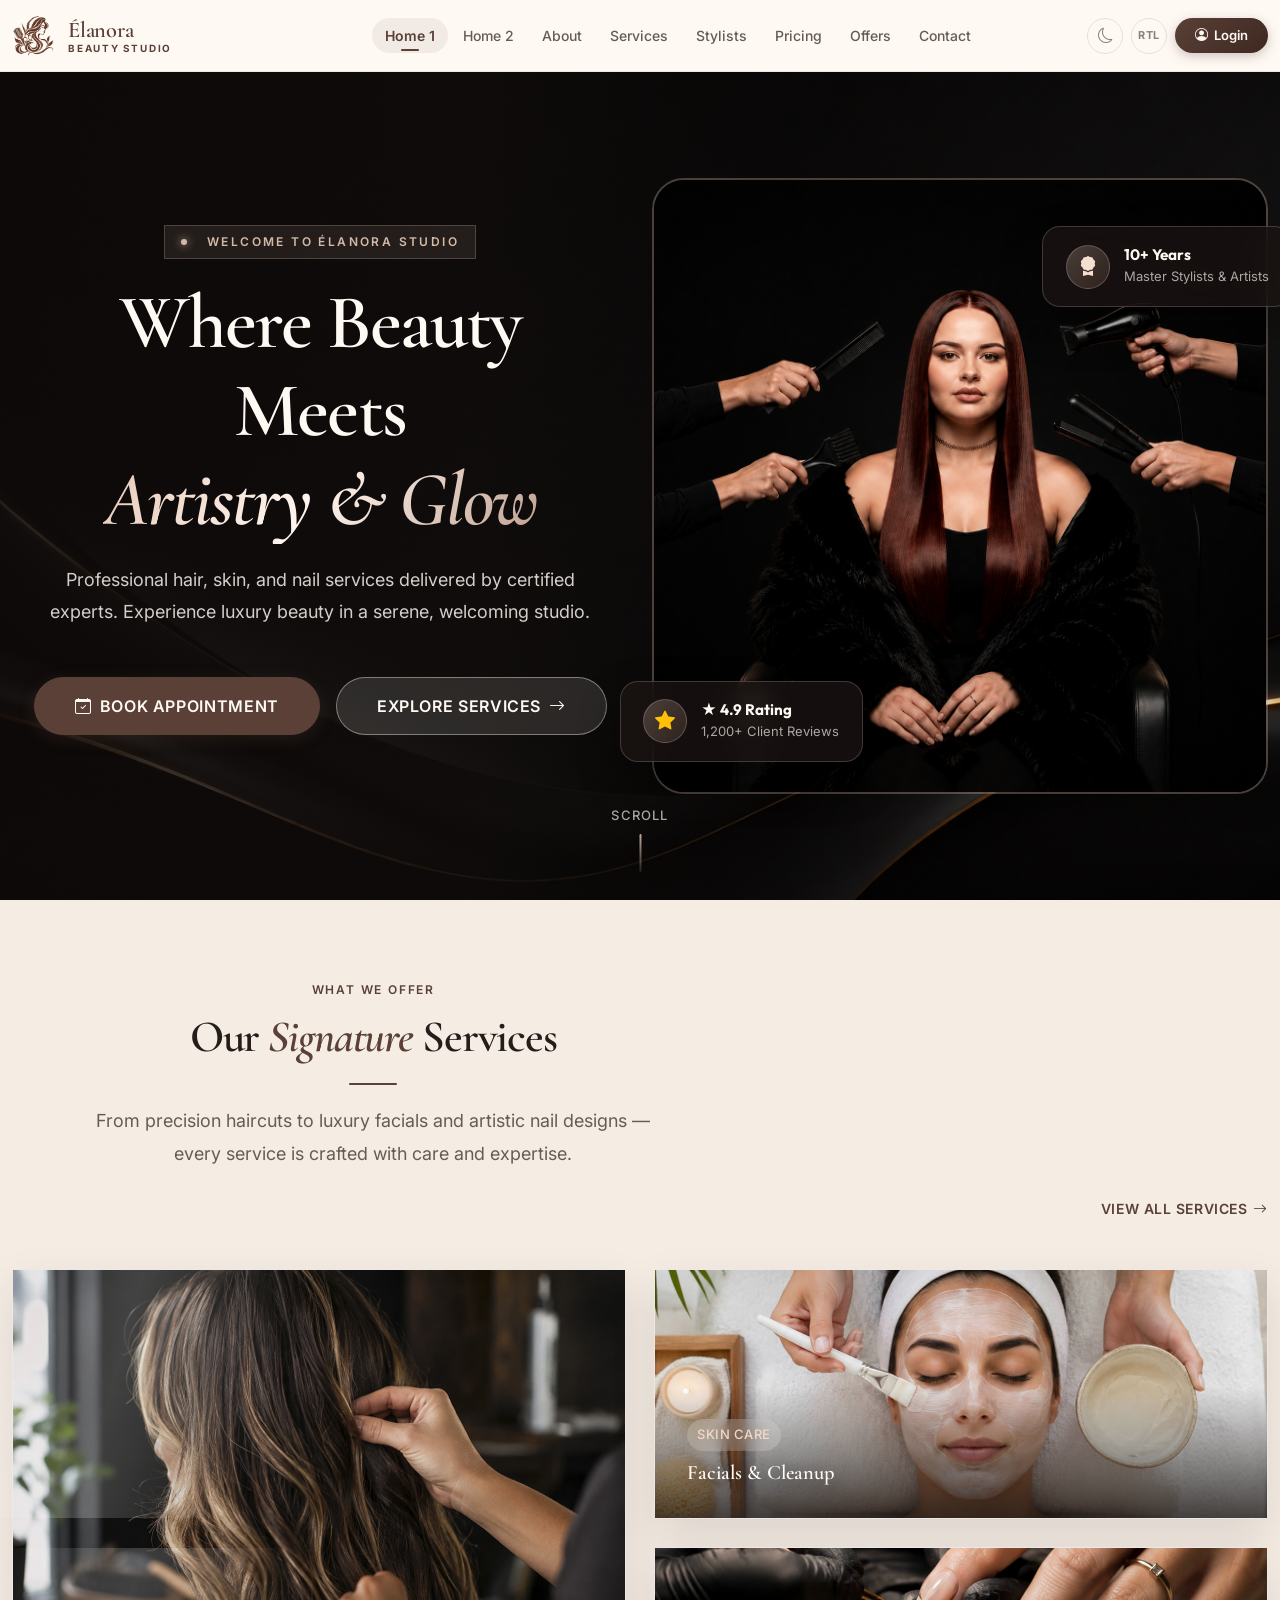
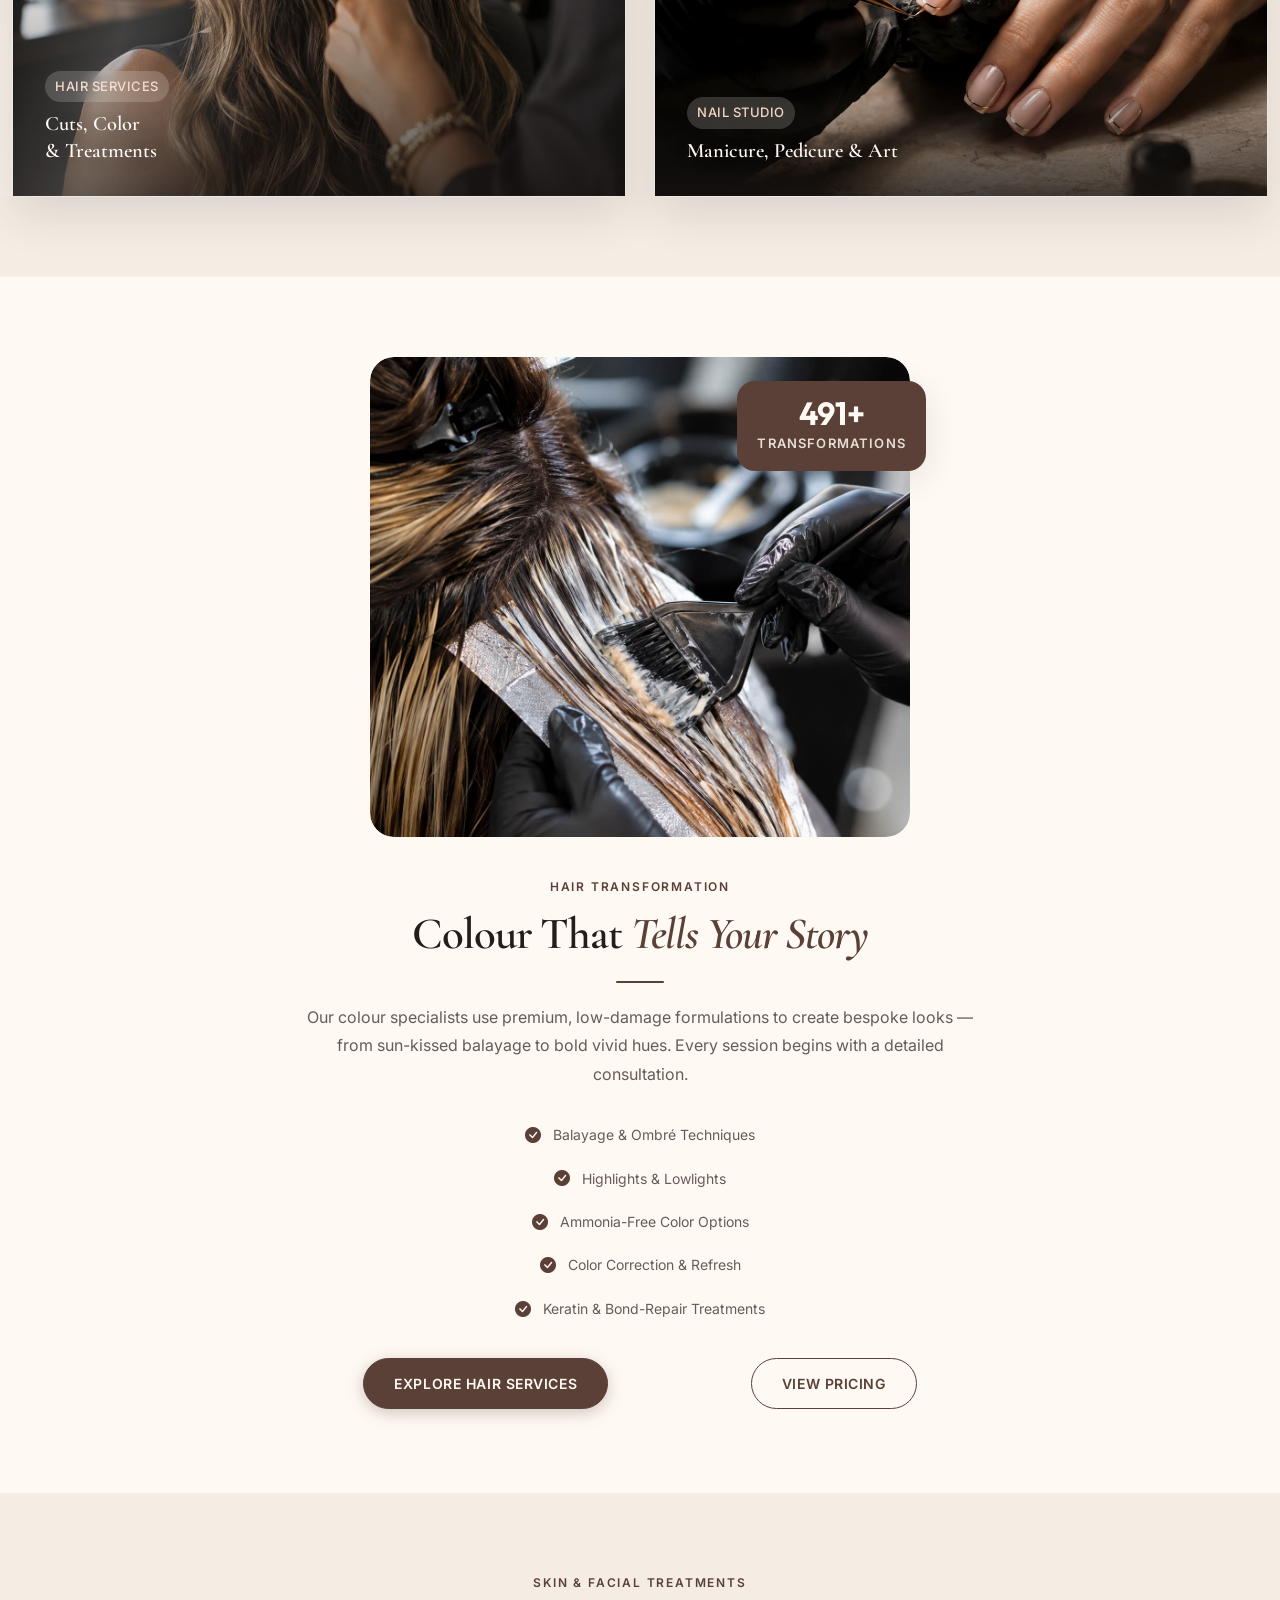
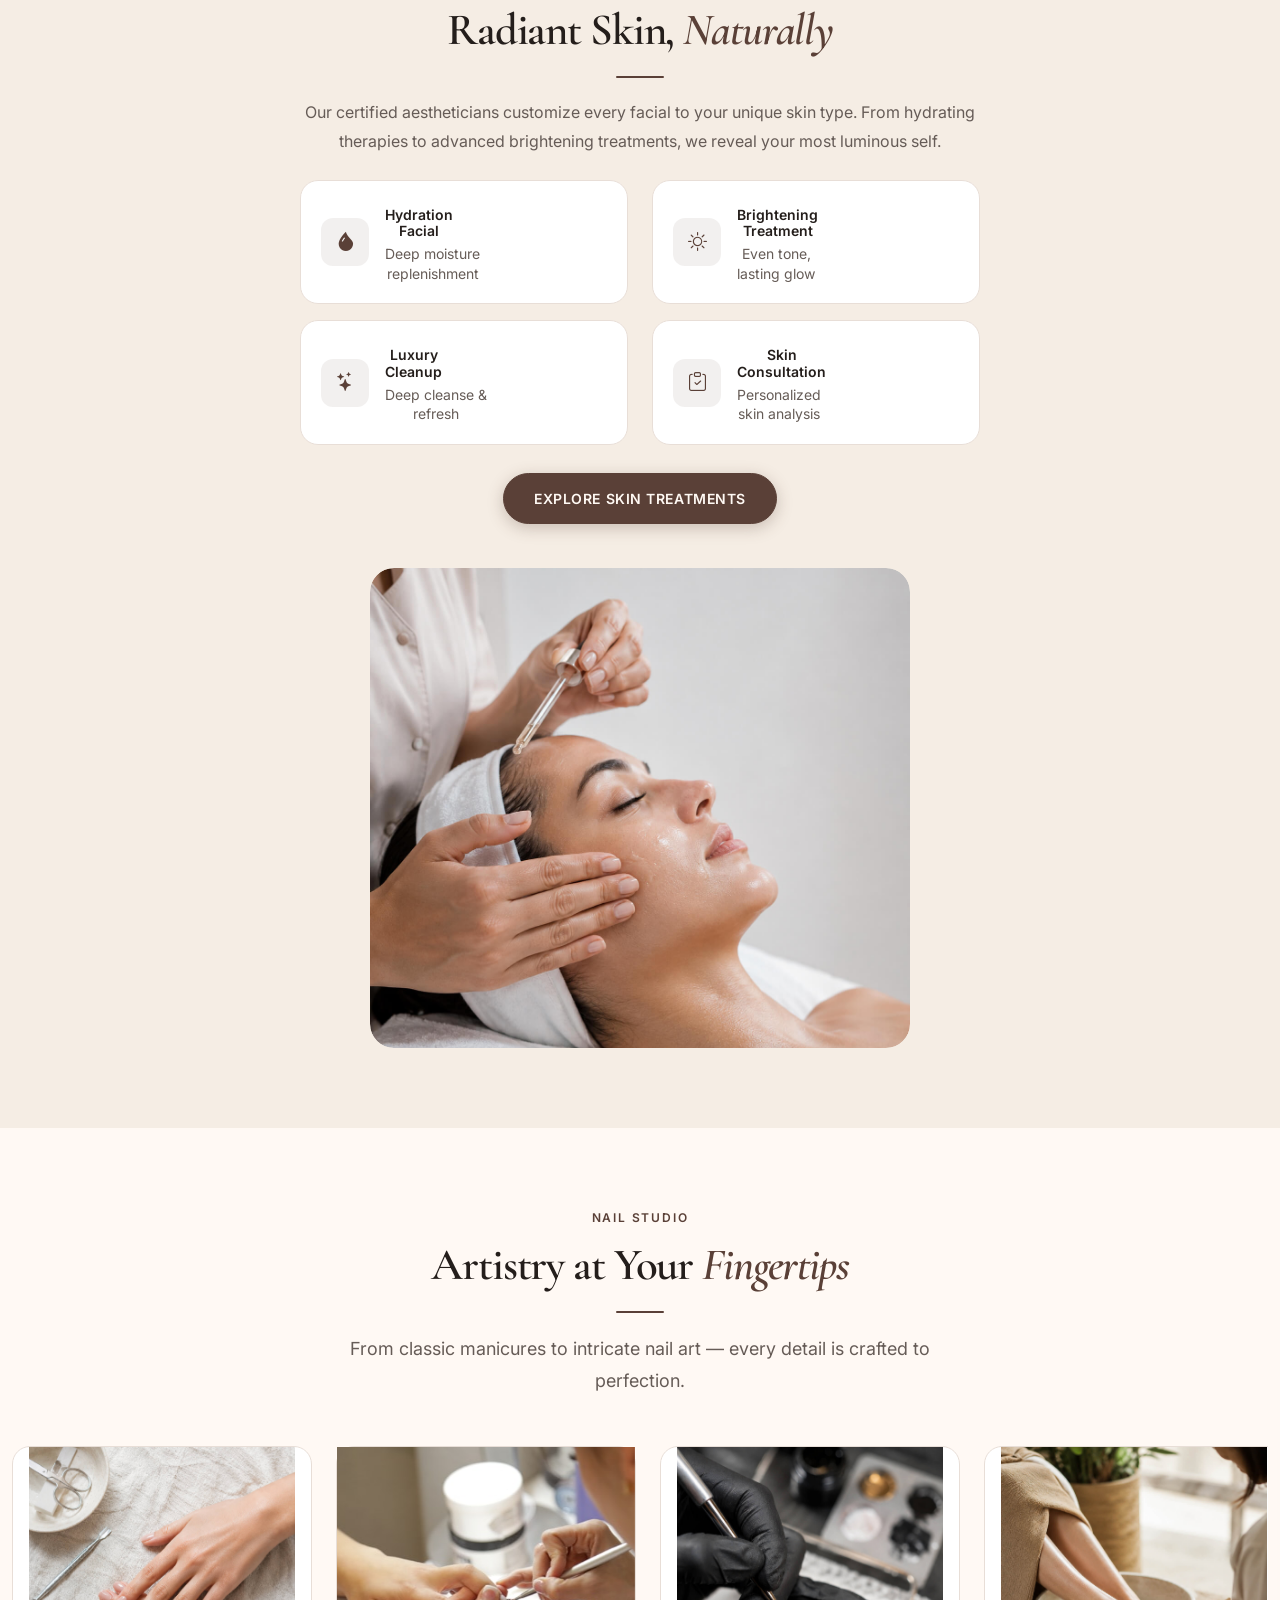
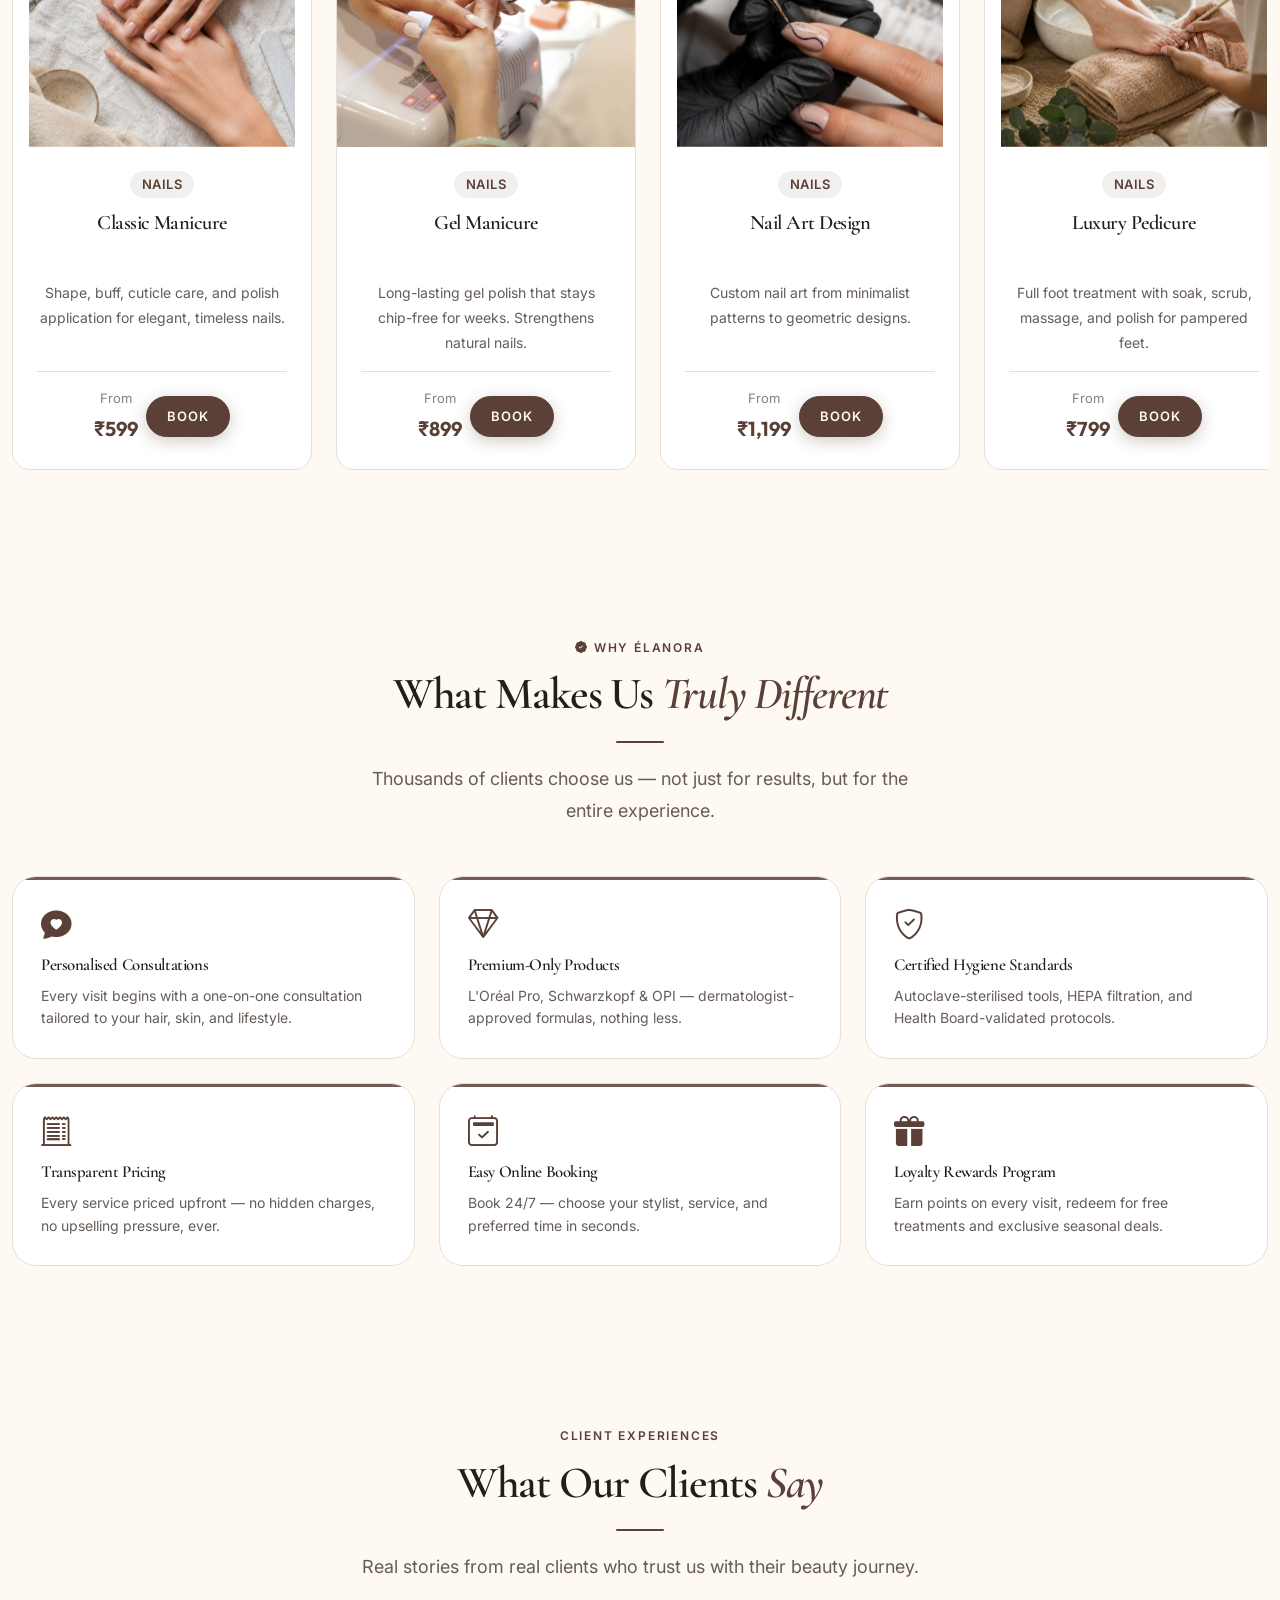
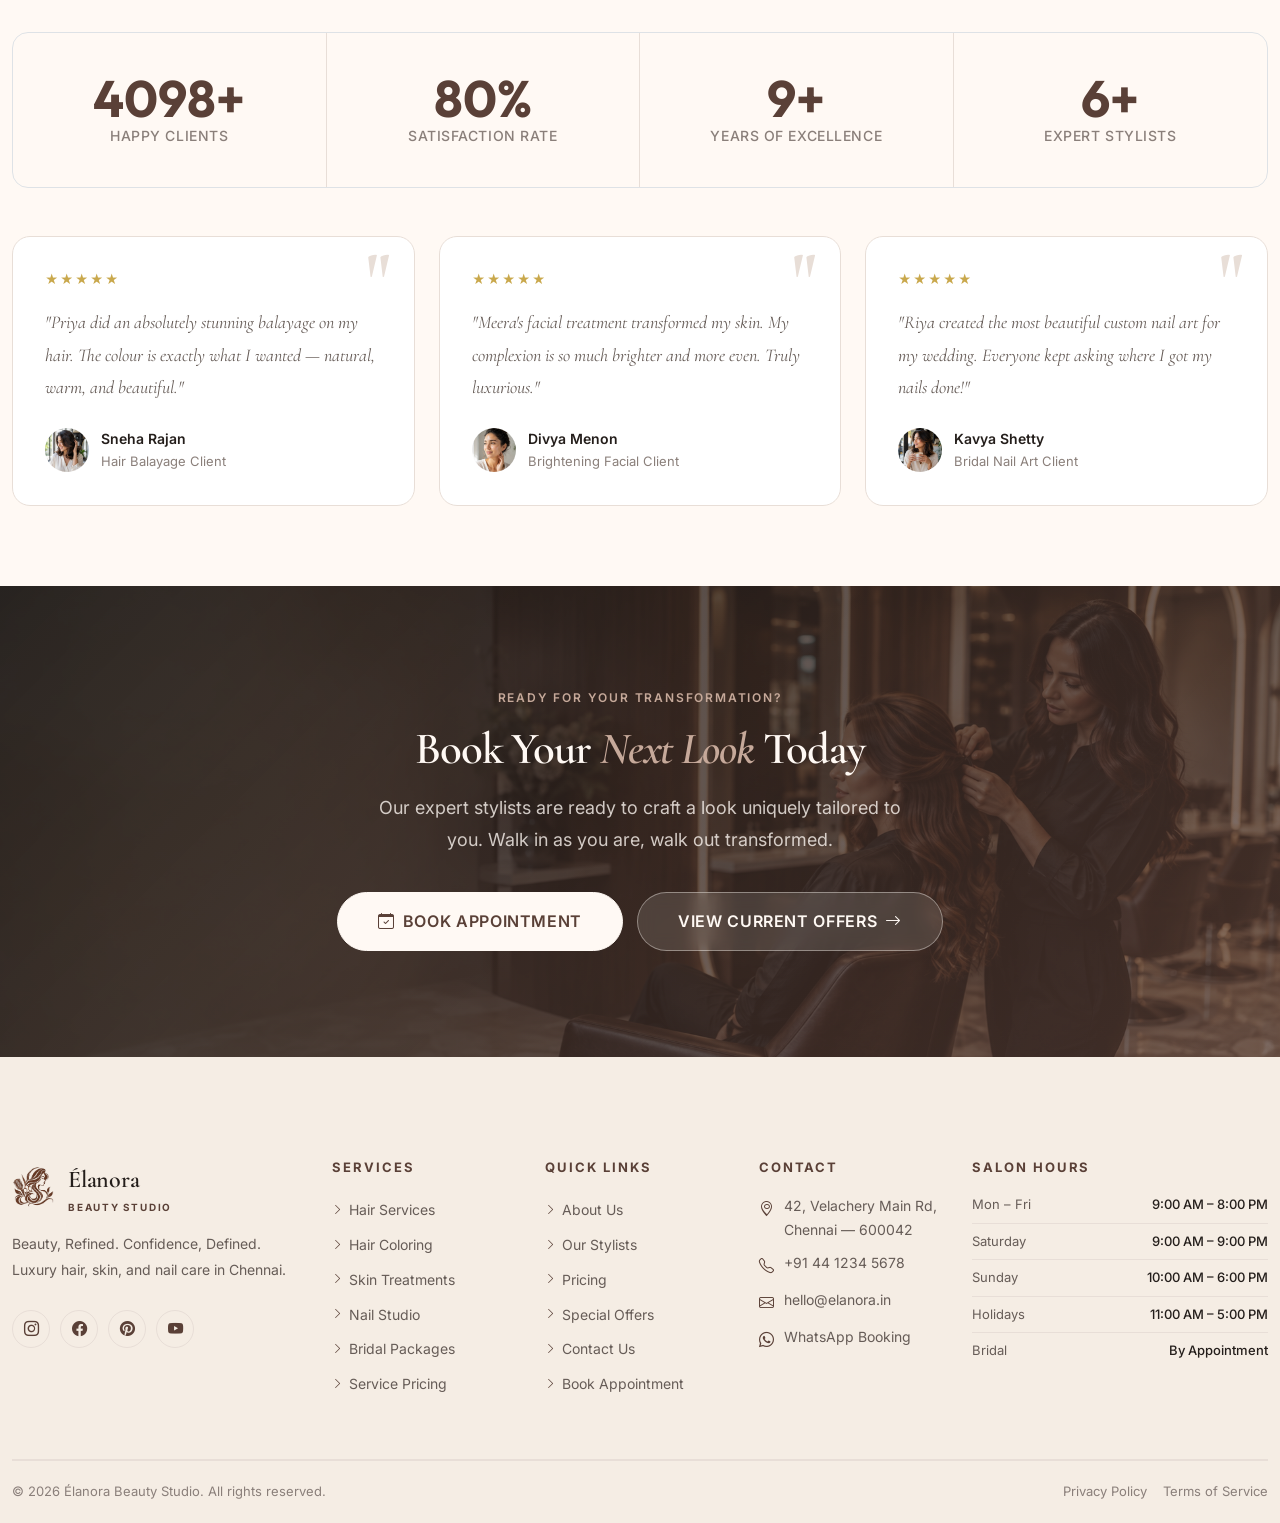
<file: index.html>
<!DOCTYPE html>
<html lang="en" dir="ltr" data-theme="light">

<head>
  <meta charset="UTF-8">
  <meta name="viewport" content="width=device-width, initial-scale=1.0">
  <title>Home- Élanora Beauty Studio.</title>
  <meta name="description"
    content="Élanora Beauty Studio — Premier salon offering professional hair, skin, and nail services. Book your appointment today and experience luxury beauty.">
  <link rel="icon" href="assets/images/common/logo.png" type="image/png">
  <!-- Bootstrap 5 -->
  <link href="https://cdn.jsdelivr.net/npm/bootstrap@5.3.8/dist/css/bootstrap.min.css" rel="stylesheet">
  <!-- Bootstrap Icons -->
  <link href="https://cdn.jsdelivr.net/npm/bootstrap-icons@1.11.3/font/bootstrap-icons.min.css" rel="stylesheet">
  <!-- Custom CSS -->
  <link rel="stylesheet" href="assets/css/variables.css">
  <link rel="stylesheet" href="assets/css/base.css">
  <link rel="stylesheet" href="assets/css/header.css">
  <link rel="stylesheet" href="assets/css/banner.css">
  <link rel="stylesheet" href="assets/css/buttons.css">
  <link rel="stylesheet" href="assets/css/cards.css">
  <link rel="stylesheet" href="assets/css/forms.css">
  <link rel="stylesheet" href="assets/css/sections.css">
  <link rel="stylesheet" href="assets/css/animations.css">
  <link rel="stylesheet" href="assets/css/footer.css">
  <link rel="stylesheet" href="assets/css/auth.css">
  <link rel="stylesheet" href="assets/css/theme-dark.css">
  <link rel="stylesheet" href="assets/css/rtl.css">
  <link rel="stylesheet" href="assets/css/responsive/desktop.css">
  <link rel="stylesheet" href="assets/css/responsive/tablet.css">
  <link rel="stylesheet" href="assets/css/responsive/mobile.css">
  <link rel="stylesheet" href="assets/css/responsive/target-views.css">
</head>

<body>

  <!-- HEADER -->
  <header class="eb-header" id="header">
    <div class="container">
      <a href="index.html" class="eb-brand">
        <div class="eb-brand-logo-badge"><img src="assets/images/common/logo.png" alt="Élanora Beauty Studio Logo">
        </div>
        <div class="eb-brand-text">
          <span class="eb-brand-name">Élanora</span>
          <span class="eb-brand-tagline">BEAUTY STUDIO</span>
        </div>
      </a>

      <!-- Desktop Navigation -->
      <nav class="eb-nav eb-nav-desktop" id="mainNav">
        <a href="index.html" class="eb-nav-link active">Home 1</a>
        <a href="home2.html" class="eb-nav-link">Home 2</a>
        <a href="about.html" class="eb-nav-link">About</a>
        <a href="services.html" class="eb-nav-link">Services</a>
        <a href="stylists.html" class="eb-nav-link">Stylists</a>
        <a href="pricing.html" class="eb-nav-link">Pricing</a>
        <a href="offers.html" class="eb-nav-link">Offers</a>
        <a href="contact.html" class="eb-nav-link">Contact</a>
      </nav>

      <!-- Utilities -->
      <div class="eb-header-utils">
        <button class="eb-toggle-btn" data-action="toggle-theme" title="Toggle Theme" id="themeToggleDesktop">
          <i class="bi bi-moon theme-toggle-icon"></i>
        </button>
        <button class="eb-toggle-btn" data-action="toggle-dir" title="Toggle RTL/LTR" id="rtlToggleDesktop">
          <span class="rtl-toggle-label eb-rtl-label">RTL</span>
        </button>
        <a href="login.html" class="eb-login-btn"><i class="bi bi-person-circle"></i> Login</a>
      </div>

      <!-- Mobile Toggle -->
      <button class="eb-menu-toggle" id="menuToggle" aria-label="Toggle Menu">
        <span></span><span></span><span></span>
      </button>
    </div>
  </header>

  <!-- Mobile Navigation -->
  <div class="eb-mobile-nav" id="mobileNav">
    <nav class="eb-nav">
      <a href="index.html" class="eb-nav-link active">Home 1</a>
      <a href="home2.html" class="eb-nav-link">Home 2</a>
      <a href="about.html" class="eb-nav-link">About</a>
      <a href="services.html" class="eb-nav-link">Services</a>
      <a href="stylists.html" class="eb-nav-link">Stylists</a>
      <a href="pricing.html" class="eb-nav-link">Pricing</a>
      <a href="offers.html" class="eb-nav-link">Offers</a>
      <a href="contact.html" class="eb-nav-link">Contact</a>
    </nav>
    <div class="eb-mobile-nav-utils">
      <button class="eb-toggle-btn" data-action="toggle-theme" title="Toggle Theme">
        <i class="bi bi-moon theme-toggle-icon"></i>
      </button>
      <button class="eb-toggle-btn" data-action="toggle-dir" title="Toggle RTL/LTR">
        <span class="rtl-toggle-label eb-rtl-label">RTL</span>
      </button>
      <a href="login.html" class="eb-login-btn"><i class="bi bi-person-circle"></i> Login</a>
    </div>
  </div>

  <!-- HERO -->
  <section class="eb-hero" id="hero">
    <div class="eb-hero-bg" style="background-image:url('assets/images/hero/hero1-bg.png');"></div>
    <div class="eb-hero-glow"></div>
    <div class="eb-hero-overlay"></div>
    <div class="container">
      <div class="row align-items-center g-4 eb-hero-split-row">
        <!-- Left 50% Content Column -->
        <div class="col-lg-6 col-xl-6 order-lg-1 eb-hero-text-col">
          <div class="eb-hero-content" style="padding-top:3rem;padding-bottom:3rem;">
            <span class="eb-hero-eyebrow anim-blur-in"><i class="bi bi-sparkles"></i> Welcome to Élanora Studio</span>
            <h1 class="eb-hero-title anim-split-up">Where Beauty<br>Meets <em>Artistry & Glow</em></h1>
            <p class="eb-hero-subtitle anim-fade-up anim-d2">Professional hair, skin, and nail services delivered by
              certified experts. Experience luxury beauty in a serene, welcoming studio.</p>
            <div class="eb-hero-actions anim-fade-up anim-d3">
              <a href="contact.html#appointment"
                class="eb-btn eb-btn-primary eb-btn-lg eb-btn-pulse anim-shimmer-border">
                <i class="bi bi-calendar-check"></i> Book Appointment
              </a>
              <a href="services.html" class="eb-btn eb-btn-ghost eb-btn-lg">
                Explore Services <i class="bi bi-arrow-right"></i>
              </a>
            </div>
          </div>
        </div>
        <!-- Right 50% Image Column -->
        <div class="col-lg-6 col-xl-6 order-lg-2 eb-hero-img-col">
          <div class="eb-hero-visual h-100 w-100">
            <div style="position:relative;width:100%;height:100%;min-height:520px;border-radius:var(--radius-2xl);overflow:hidden;box-shadow:var(--shadow-2xl);border:2px solid rgba(198,169,154,0.35);">
              <img src="assets/images/hero/home1-salon-hero.png" alt="Élanora Salon Studio Banner" loading="lazy"
                style="width:100%;height:100%;min-height:520px;object-fit:cover;display:block;">
            </div>
            <!-- Floating Badges -->
            <div class="eb-hero-badge eb-hero-badge-rating anim-blur-in anim-d3">
              <div class="eb-badge-icon"><i class="bi bi-star-fill text-warning"></i></div>
              <div>
                <div class="eb-badge-title">★ 4.9 Rating</div>
                <div class="eb-badge-subtitle">1,200+ Client Reviews</div>
              </div>
            </div>
            <div class="eb-hero-badge eb-hero-badge-experience anim-blur-in anim-d4">
              <div class="eb-badge-icon"><i class="bi bi-award-fill"></i></div>
              <div>
                <div class="eb-badge-title">10+ Years</div>
                <div class="eb-badge-subtitle">Master Stylists & Artists</div>
              </div>
            </div>
          </div>
        </div>
      </div>
    </div>
    <a href="#signature-services" class="eb-scroll-hint" aria-label="Scroll to content">Scroll</a>
  </section>

  <!-- SECTION 1: SIGNATURE SERVICES -->
  <section class="eb-section eb-section-bg" id="signature-services">
    <div class="container">
      <div class="row align-items-end mb-5">
        <div class="col-md-7">
          <div class="eb-section-header anim">
            <span class="eb-eyebrow">What We Offer</span>
            <h2 class="eb-section-title">Our <em>Signature</em> Services</h2>
            <div class="eb-divider"></div>
            <p class="eb-section-subtitle">From precision haircuts to luxury facials and artistic nail designs — every
              service is crafted with care and expertise.</p>
          </div>
        </div>
        <div class="col-md-5 text-md-end">
          <a href="services.html" class="eb-btn-link anim">View All Services <i class="bi bi-arrow-right"></i></a>
        </div>
      </div>

      <!-- Bento Grid layout -->
      <div class="eb-bento-grid eb-signature-services-grid">
        <div class="eb-bento-card eb-signature-main hover-zoom anim anim-d1">
          <img src="assets/images/pages/hair-style.png" alt="Hair Services" class="eb-img-cover" loading="lazy">
          <div class="eb-bento-overlay">
            <div>
              <div class="eb-bento-sublabel">Hair Services</div>
              <div class="eb-bento-label">Cuts, Color<br>& Treatments</div>
            </div>
          </div>
        </div>
        <div class="eb-bento-card eb-signature-secondary hover-zoom anim anim-d2">
          <img src="assets/images/pages/skin-care.jpg" alt="Skin Care" class="eb-img-cover" loading="lazy">
          <div class="eb-bento-overlay">
            <div>
              <div class="eb-bento-sublabel">Skin Care</div>
              <div class="eb-bento-label">Facials & Cleanup</div>
            </div>
          </div>
        </div>
        <div class="eb-bento-card eb-signature-secondary hover-zoom anim anim-d3">
          <img src="assets/images/pages/nail-art.jpg" alt="Nail Studio" class="eb-img-cover" loading="lazy">
          <div class="eb-bento-overlay">
            <div>
              <div class="eb-bento-sublabel">Nail Studio</div>
              <div class="eb-bento-label">Manicure, Pedicure & Art</div>
            </div>
          </div>
        </div>
      </div>
    </div>
  </section>

  <!-- SECTION 2: HAIR TRANSFORMATION SHOWCASE -->
  <section class="eb-section" id="hair-showcase">
    <div class="container">
      <div class="eb-split">
        <div class="eb-split-media anim anim-slide-left">
          <div class="eb-split-image" style="height:480px;">
            <img src="assets/images/pages/hair-transform.jpg" alt="Hair Transformation at Élanora" loading="lazy">
          </div>
          <div class="eb-split-badge">
            <span class="eb-split-badge-number">500+</span>
            <span class="eb-split-badge-label">Transformations</span>
          </div>
        </div>
        <div class="anim anim-slide-right">
          <span class="eb-eyebrow">Hair Transformation</span>
          <h2 class="eb-section-title">Colour That <em>Tells Your Story</em></h2>
          <div class="eb-divider"></div>
          <p class="mb-4" style="color:var(--color-text);line-height:var(--lh-relaxed);">Our colour specialists use
            premium, low-damage formulations to create bespoke looks — from sun-kissed balayage to bold vivid hues.
            Every session begins with a detailed consultation.</p>
          <ul class="eb-feature-list">
            <li><i class="bi bi-check-circle-fill"></i> Balayage & Ombré Techniques</li>
            <li><i class="bi bi-check-circle-fill"></i> Highlights & Lowlights</li>
            <li><i class="bi bi-check-circle-fill"></i> Ammonia-Free Color Options</li>
            <li><i class="bi bi-check-circle-fill"></i> Color Correction & Refresh</li>
            <li><i class="bi bi-check-circle-fill"></i> Keratin & Bond-Repair Treatments</li>
          </ul>
          <div class="mt-4 d-flex flex-wrap gap-3">
            <a href="services.html#hair" class="eb-btn eb-btn-primary">Explore Hair Services</a>
            <a href="pricing.html" class="eb-btn eb-btn-outline">View Pricing</a>
          </div>
        </div>
      </div>
    </div>
  </section>

  <!-- SECTION 3: SKIN & FACIAL -->
  <section class="eb-section eb-section-bg" id="skin-section">
    <div class="container">
      <div class="eb-split eb-split-reverse">
        <div class="anim anim-slide-right">
          <span class="eb-eyebrow">Skin & Facial Treatments</span>
          <h2 class="eb-section-title">Radiant Skin, <em>Naturally</em></h2>
          <div class="eb-divider"></div>
          <p class="mb-4" style="color:var(--color-text);line-height:var(--lh-relaxed);">Our certified aestheticians
            customize every facial to your unique skin type. From hydrating therapies to advanced brightening
            treatments, we reveal your most luminous self.</p>
          <div class="row g-3 mb-4">
            <div class="col-6">
              <div class="eb-contact-info-card">
                <div class="eb-contact-icon"><i class="bi bi-droplet-fill"></i></div>
                <div>
                  <div class="eb-contact-info-title">Hydration<br>Facial</div>
                  <div class="eb-contact-info-text">Deep moisture<br>replenishment</div>
                </div>
              </div>
            </div>
            <div class="col-6">
              <div class="eb-contact-info-card">
                <div class="eb-contact-icon"><i class="bi bi-sun"></i></div>
                <div>
                  <div class="eb-contact-info-title">Brightening<br>Treatment</div>
                  <div class="eb-contact-info-text">Even tone,<br>lasting glow</div>
                </div>
              </div>
            </div>
            <div class="col-6">
              <div class="eb-contact-info-card">
                <div class="eb-contact-icon"><i class="bi bi-stars"></i></div>
                <div>
                  <div class="eb-contact-info-title">Luxury<br>Cleanup</div>
                  <div class="eb-contact-info-text">Deep cleanse &<br>refresh</div>
                </div>
              </div>
            </div>
            <div class="col-6">
              <div class="eb-contact-info-card">
                <div class="eb-contact-icon"><i class="bi bi-clipboard-check"></i></div>
                <div>
                  <div class="eb-contact-info-title">Skin<br>Consultation</div>
                  <div class="eb-contact-info-text">Personalized<br>skin analysis</div>
                </div>
              </div>
            </div>
          </div>
          <a href="services.html#skin" class="eb-btn eb-btn-primary">Explore Skin Treatments</a>
        </div>
        <div class="eb-split-media anim anim-slide-left">
          <div class="eb-split-image" style="height:480px;">
            <img src="assets/images/pages/skin-treat.jpg" alt="Luxury Facial Treatment" loading="lazy">
          </div>
        </div>
      </div>
    </div>
  </section>

  <!-- SECTION 4: NAIL STUDIO -->
  <section class="eb-section" id="nail-studio">
    <div class="container">
      <div class="row">
        <div class="col-12 text-center mb-5">
          <div class="anim">
            <span class="eb-eyebrow">Nail Studio</span>
            <h2 class="eb-section-title">Artistry at Your <em>Fingertips</em></h2>
            <div class="eb-divider eb-divider-center"></div>
            <p class="eb-section-subtitle eb-section-subtitle-center">From classic manicures to intricate nail art —
              every detail is crafted to perfection.</p>
          </div>
        </div>
      </div>

      <div class="position-relative eb-showcase-frame">
        <div class="eb-h-showcase" id="nailShowcase">
          <div class="eb-h-showcase-item">
            <div class="eb-card hover-lift anim anim-d1">
              <div class="eb-card-img">
                <img src="assets/images/pages/nail-studio-1.jpg" alt="Classic Manicure" loading="lazy">
              </div>
              <div class="eb-card-body">
                <span class="eb-card-tag">Nails</span>
                <h4 class="eb-card-title">Classic Manicure</h4>
                <p class="eb-card-desc">Shape, buff, cuticle care, and polish application for elegant, timeless nails.
                </p>
                <div class="eb-card-footer">
                  <div><span class="eb-card-price-from">From</span><span class="eb-card-price">₹599</span></div>
                  <a href="contact.html#appointment" class="eb-btn eb-btn-primary eb-btn-sm">Book</a>
                </div>
              </div>
            </div>
          </div>
          <div class="eb-h-showcase-item">
            <div class="eb-card hover-lift anim anim-d2">
              <div class="eb-card-img">
                <img src="assets/images/pages/nail-3.jpg" alt="Gel Manicure" loading="lazy">
              </div>
              <div class="eb-card-body">
                <span class="eb-card-tag">Nails</span>
                <h4 class="eb-card-title">Gel Manicure</h4>
                <p class="eb-card-desc">Long-lasting gel polish that stays chip-free for weeks. Strengthens natural
                  nails.</p>
                <div class="eb-card-footer">
                  <div><span class="eb-card-price-from">From</span><span class="eb-card-price">₹899</span></div>
                  <a href="contact.html#appointment" class="eb-btn eb-btn-primary eb-btn-sm">Book</a>
                </div>
              </div>
            </div>
          </div>
          <div class="eb-h-showcase-item">
            <div class="eb-card hover-lift anim anim-d3">
              <div class="eb-card-img">
                <img src="assets/images/pages/nail-studio-3.jpg" alt="Nail Art Design" loading="lazy">
              </div>
              <div class="eb-card-body">
                <span class="eb-card-tag">Nails</span>
                <h4 class="eb-card-title">Nail Art Design</h4>
                <p class="eb-card-desc">Custom nail art from minimalist patterns to geometric designs.</p>
                <div class="eb-card-footer">
                  <div><span class="eb-card-price-from">From</span><span class="eb-card-price">₹1,199</span></div>
                  <a href="contact.html#appointment" class="eb-btn eb-btn-primary eb-btn-sm">Book</a>
                </div>
              </div>
            </div>
          </div>
          <div class="eb-h-showcase-item">
            <div class="eb-card hover-lift anim anim-d4">
              <div class="eb-card-img">
                <img src="assets/images/pages/nail-studio-4.jpg" alt="Luxury Pedicure" loading="lazy">
              </div>
              <div class="eb-card-body">
                <span class="eb-card-tag">Nails</span>
                <h4 class="eb-card-title">Luxury Pedicure</h4>
                <p class="eb-card-desc">Full foot treatment with soak, scrub, massage, and polish for pampered feet.</p>
                <div class="eb-card-footer">
                  <div><span class="eb-card-price-from">From</span><span class="eb-card-price">₹799</span></div>
                  <a href="contact.html#appointment" class="eb-btn eb-btn-primary eb-btn-sm">Book</a>
                </div>
              </div>
            </div>
          </div>
          <div class="d-flex gap-2 justify-content-center mt-4">
            <button class="eb-scroll-arrow" onclick="ebScrollShowcase(-1, 'nailShowcase')"><i
                class="bi bi-arrow-left"></i></button>
            <button class="eb-scroll-arrow" onclick="ebScrollShowcase(1, 'nailShowcase')"><i
                class="bi bi-arrow-right"></i></button>
          </div>
        </div>
      </div>
  </section>

  <!-- SECTION 5: WHY CHOOSE ÉLANORA -->
  <section class="eb-section eb-why-section" id="why-elanora">
    <div class="container">

      <div class="text-center mb-5 anim">
        <span class="eb-eyebrow"><i class="bi bi-patch-check-fill"></i> Why Élanora</span>
        <h2 class="eb-section-title">What Makes Us <em>Truly Different</em></h2>
        <div class="eb-divider eb-divider-center"></div>
        <p class="eb-section-subtitle eb-section-subtitle-center">Thousands of clients choose us — not just for results,
          but for the entire experience.</p>
      </div>

      <div class="eb-why-grid">

        <div class="eb-why-card anim anim-d1">
          <div class="eb-why-card-accent" style="background:var(--color-primary);"></div>
          <div class="eb-why-card-icon"><i class="bi bi-chat-heart-fill" style="color:#C67070;"></i></div>
          <h4 class="eb-why-card-title">Personalised Consultations</h4>
          <p class="eb-why-card-desc">Every visit begins with a one-on-one consultation tailored to your hair, skin, and
            lifestyle.</p>
        </div>

        <div class="eb-why-card anim anim-d2">
          <div class="eb-why-card-accent" style="background:#C6A960;"></div>
          <div class="eb-why-card-icon"><i class="bi bi-gem" style="color:#C6A960;"></i></div>
          <h4 class="eb-why-card-title">Premium-Only Products</h4>
          <p class="eb-why-card-desc">L'Oréal Pro, Schwarzkopf & OPI — dermatologist-approved formulas, nothing less.
          </p>
        </div>

        <div class="eb-why-card anim anim-d3">
          <div class="eb-why-card-accent" style="background:#449898;"></div>
          <div class="eb-why-card-icon"><i class="bi bi-shield-check" style="color:#449898;"></i></div>
          <h4 class="eb-why-card-title">Certified Hygiene Standards</h4>
          <p class="eb-why-card-desc">Autoclave-sterilised tools, HEPA filtration, and Health Board-validated protocols.
          </p>
        </div>

        <div class="eb-why-card anim anim-d4">
          <div class="eb-why-card-accent" style="background:#8C64B4;"></div>
          <div class="eb-why-card-icon"><i class="bi bi-receipt-cutoff" style="color:#8C64B4;"></i></div>
          <h4 class="eb-why-card-title">Transparent Pricing</h4>
          <p class="eb-why-card-desc">Every service priced upfront — no hidden charges, no upselling pressure, ever.</p>
        </div>

        <div class="eb-why-card anim anim-d5">
          <div class="eb-why-card-accent" style="background:#C67070;"></div>
          <div class="eb-why-card-icon"><i class="bi bi-calendar2-check" style="color:#C67070;"></i></div>
          <h4 class="eb-why-card-title">Easy Online Booking</h4>
          <p class="eb-why-card-desc">Book 24/7 — choose your stylist, service, and preferred time in seconds.</p>
        </div>

        <div class="eb-why-card anim anim-d6">
          <div class="eb-why-card-accent" style="background:#C6A960;"></div>
          <div class="eb-why-card-icon"><i class="bi bi-gift-fill" style="color:#C6A960;"></i></div>
          <h4 class="eb-why-card-title">Loyalty Rewards Program</h4>
          <p class="eb-why-card-desc">Earn points on every visit, redeem for free treatments and exclusive seasonal
            deals.</p>
        </div>

      </div>

    </div>
  </section>



  <!-- SECTION 6: CLIENT EXPERIENCES -->

  <section class="eb-section" id="testimonials">
    <div class="container">
      <div class="text-center mb-5 anim">
        <span class="eb-eyebrow">Client Experiences</span>
        <h2 class="eb-section-title">What Our Clients <em>Say</em></h2>
        <div class="eb-divider eb-divider-center"></div>
        <p class="eb-section-subtitle eb-section-subtitle-center">Real stories from real clients who trust us with their
          beauty journey.</p>
      </div>

      <div class="eb-stats-strip border rounded-4 mb-5 overflow-hidden anim">
        <div class="eb-stats-strip-item">
          <div class="eb-stat-number" data-count="5000">5000+</div>
          <div class="eb-stat-label">Happy Clients</div>
        </div>
        <div class="eb-stats-strip-item">
          <div class="eb-stat-number" data-count="98">98%</div>
          <div class="eb-stat-label">Satisfaction Rate</div>
        </div>
        <div class="eb-stats-strip-item">
          <div class="eb-stat-number" data-count="12">12+</div>
          <div class="eb-stat-label">Years of Excellence</div>
        </div>
        <div class="eb-stats-strip-item">
          <div class="eb-stat-number" data-count="8">8+</div>
          <div class="eb-stat-label">Expert Stylists</div>
        </div>
      </div>

      <div class="row g-4">
        <div class="col-md-4 anim anim-d1">
          <div class="eb-testimonial-card">
            <div class="eb-testimonial-stars">&#9733;&#9733;&#9733;&#9733;&#9733;</div>
            <p class="eb-testimonial-quote">"Priya did an absolutely stunning balayage on my hair. The colour is exactly
              what I wanted — natural, warm, and beautiful."</p>
            <div class="eb-testimonial-author">
              <img src="assets/images/pages/priya.jpg" alt="Sneha R." class="eb-testimonial-avatar" loading="lazy">
              <div>
                <div class="eb-testimonial-name">Sneha Rajan</div>
                <div class="eb-testimonial-info">Hair Balayage Client</div>
              </div>
            </div>
            <div class="eb-testimonial-quote-mark">"</div>
          </div>
        </div>
        <div class="col-md-4 anim anim-d2">
          <div class="eb-testimonial-card">
            <div class="eb-testimonial-stars">&#9733;&#9733;&#9733;&#9733;&#9733;</div>
            <p class="eb-testimonial-quote">"Meera's facial treatment transformed my skin. My complexion is so much
              brighter and more even. Truly luxurious."</p>
            <div class="eb-testimonial-author">
              <img src="assets/images/pages/ananya.jpg" alt="Divya M." class="eb-testimonial-avatar" loading="lazy">
              <div>
                <div class="eb-testimonial-name">Divya Menon</div>
                <div class="eb-testimonial-info">Brightening Facial Client</div>
              </div>
            </div>
            <div class="eb-testimonial-quote-mark">"</div>
          </div>
        </div>
        <div class="col-md-4 anim anim-d3">
          <div class="eb-testimonial-card">
            <div class="eb-testimonial-stars">&#9733;&#9733;&#9733;&#9733;&#9733;</div>
            <p class="eb-testimonial-quote">"Riya created the most beautiful custom nail art for my wedding. Everyone
              kept asking where I got my nails done!"</p>
            <div class="eb-testimonial-author">
              <img src="assets/images/pages/testimon-03.jpg" alt="Kavya S." class="eb-testimonial-avatar"
                loading="lazy">
              <div>
                <div class="eb-testimonial-name">Kavya Shetty</div>
                <div class="eb-testimonial-info">Bridal Nail Art Client</div>
              </div>
            </div>
            <div class="eb-testimonial-quote-mark">"</div>
          </div>
        </div>
      </div>
    </div>
  </section>

  <!-- SECTION 7: APPOINTMENT CTA -->
  <section class="eb-cta-section" id="cta-home">
    <div class="eb-cta-section-bg" style="background-image:url('assets/images/cta/home1-cta.png');"></div>
    <div class="eb-cta-section-overlay"></div>
    <div class="container">
      <div class="eb-cta-section-content anim">
        <span class="eb-cta-eyebrow">Ready for Your Transformation?</span>
        <h2 class="eb-cta-title">Book Your <em>Next Look</em> Today</h2>
        <p class="eb-cta-subtitle">Our expert stylists are ready to craft a look uniquely tailored to you. Walk in as
          you are, walk out transformed.</p>
        <div class="eb-cta-actions">
          <a href="contact.html#appointment" class="eb-btn eb-btn-light eb-btn-lg">
            <i class="bi bi-calendar-check"></i> Book Appointment
          </a>
          <a href="offers.html" class="eb-btn eb-btn-ghost eb-btn-lg">
            View Current Offers <i class="bi bi-arrow-right"></i>
          </a>
        </div>
      </div>
    </div>
  </section>

  <!-- FOOTER -->
  <footer class="eb-footer">
    <div class="container">
      <div class="eb-footer-top">
        <div class="row g-5">
          <div class="col-lg-3 col-md-6">
            <a href="index.html" class="eb-footer-brand">
              <div class="eb-footer-brand-badge"><img src="assets/images/common/logo.png"
                  alt="Élanora Beauty Studio Logo"></div>
              <div>
                <span class="eb-footer-brand-name">Élanora</span>
                <span class="eb-footer-brand-tagline">BEAUTY STUDIO</span>
              </div>
            </a>
            <p class="eb-footer-about-text mt-3">Beauty, Refined. Confidence, Defined.<br>Luxury hair, skin, and nail
              care in Chennai.</p>
            <div class="eb-footer-social">
              <a href="#" class="eb-footer-social-link" aria-label="Instagram"><i class="bi bi-instagram"></i></a>
              <a href="#" class="eb-footer-social-link" aria-label="Facebook"><i class="bi bi-facebook"></i></a>
              <a href="#" class="eb-footer-social-link" aria-label="Pinterest"><i class="bi bi-pinterest"></i></a>
              <a href="#" class="eb-footer-social-link" aria-label="YouTube"><i class="bi bi-youtube"></i></a>
            </div>
          </div>

          <div class="col-lg-2 col-md-6">
            <h6 class="eb-footer-col-title">Services</h6>
            <ul class="eb-footer-links">
              <li><a href="services.html#hair"><i class="bi bi-chevron-right"></i> Hair Services</a></li>
              <li><a href="services.html#hair"><i class="bi bi-chevron-right"></i> Hair Coloring</a></li>
              <li><a href="services.html#skin"><i class="bi bi-chevron-right"></i> Skin Treatments</a></li>
              <li><a href="services.html#nails"><i class="bi bi-chevron-right"></i> Nail Studio</a></li>
              <li><a href="offers.html"><i class="bi bi-chevron-right"></i> Bridal Packages</a></li>
              <li><a href="pricing.html"><i class="bi bi-chevron-right"></i> Service Pricing</a></li>
            </ul>
          </div>

          <div class="col-lg-2 col-md-6">
            <h6 class="eb-footer-col-title">Quick Links</h6>
            <ul class="eb-footer-links">
              <li><a href="about.html"><i class="bi bi-chevron-right"></i> About Us</a></li>
              <li><a href="stylists.html"><i class="bi bi-chevron-right"></i> Our Stylists</a></li>
              <li><a href="pricing.html"><i class="bi bi-chevron-right"></i> Pricing</a></li>
              <li><a href="offers.html"><i class="bi bi-chevron-right"></i> Special Offers</a></li>
              <li><a href="contact.html"><i class="bi bi-chevron-right"></i> Contact Us</a></li>
              <li><a href="contact.html#appointment"><i class="bi bi-chevron-right"></i> Book Appointment</a></li>
            </ul>
          </div>

          <div class="col-lg-2 col-md-6">
            <h6 class="eb-footer-col-title">Contact</h6>
            <ul class="eb-footer-contact-list">
              <li><i class="bi bi-geo-alt"></i> 42, Velachery Main Rd, Chennai — 600042</li>
              <li><i class="bi bi-telephone"></i> <a href="tel:+914412345678">+91 44 1234 5678</a></li>
              <li><i class="bi bi-envelope"></i> <a href="mailto:hello@elanora.in">hello@elanora.in</a></li>
              <li><i class="bi bi-whatsapp"></i> <a href="https://wa.me/914412345678">WhatsApp Booking</a></li>
            </ul>
          </div>

          <div class="col-lg-3 col-md-6">
            <h6 class="eb-footer-col-title">Salon Hours</h6>
            <ul class="eb-footer-hours">
              <li><span>Mon – Fri</span><span>9:00 AM – 8:00 PM</span></li>
              <li><span>Saturday</span><span>9:00 AM – 9:00 PM</span></li>
              <li><span>Sunday</span><span>10:00 AM – 6:00 PM</span></li>
              <li><span>Holidays</span><span>11:00 AM – 5:00 PM</span></li>
              <li><span>Bridal</span><span>By Appointment</span></li>
            </ul>
          </div>
        </div>
      </div>

      <div class="eb-footer-bottom">
        <span class="eb-footer-copyright">&copy; 2026 Élanora Beauty Studio. All rights reserved.</span>
        <div class="eb-footer-legal">
          <a href="#">Privacy Policy</a>
          <a href="#">Terms of Service</a>
        </div>
      </div>
    </div>
  </footer>

  <button id="scrollTopBtn" aria-label="Scroll to top"><i class="bi bi-arrow-up"></i></button>
  <script src="https://cdn.jsdelivr.net/npm/bootstrap@5.3.8/dist/js/bootstrap.bundle.min.js"></script>
  <script src="assets/js/main.js"></script>
  <script src="assets/js/header.js"></script>
  <script src="assets/js/filters.js"></script>
</body>

</html>
</file>
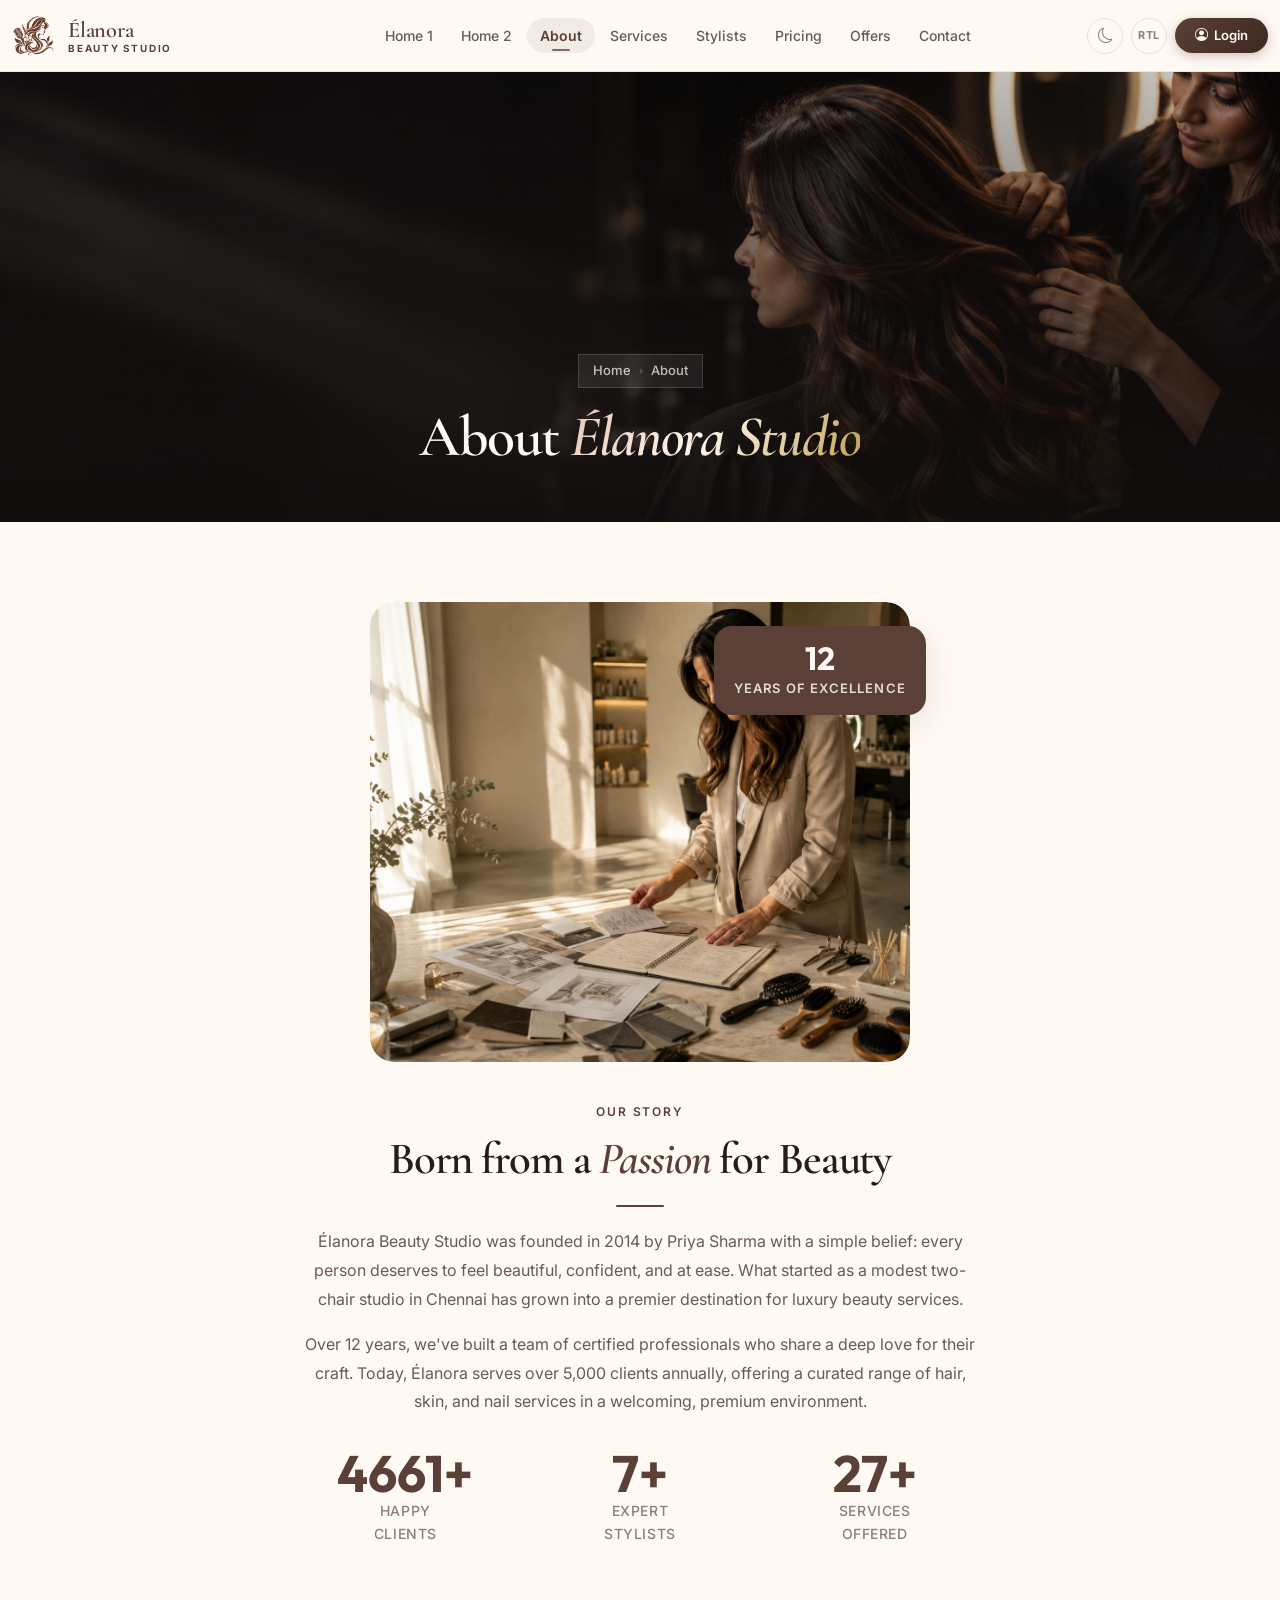
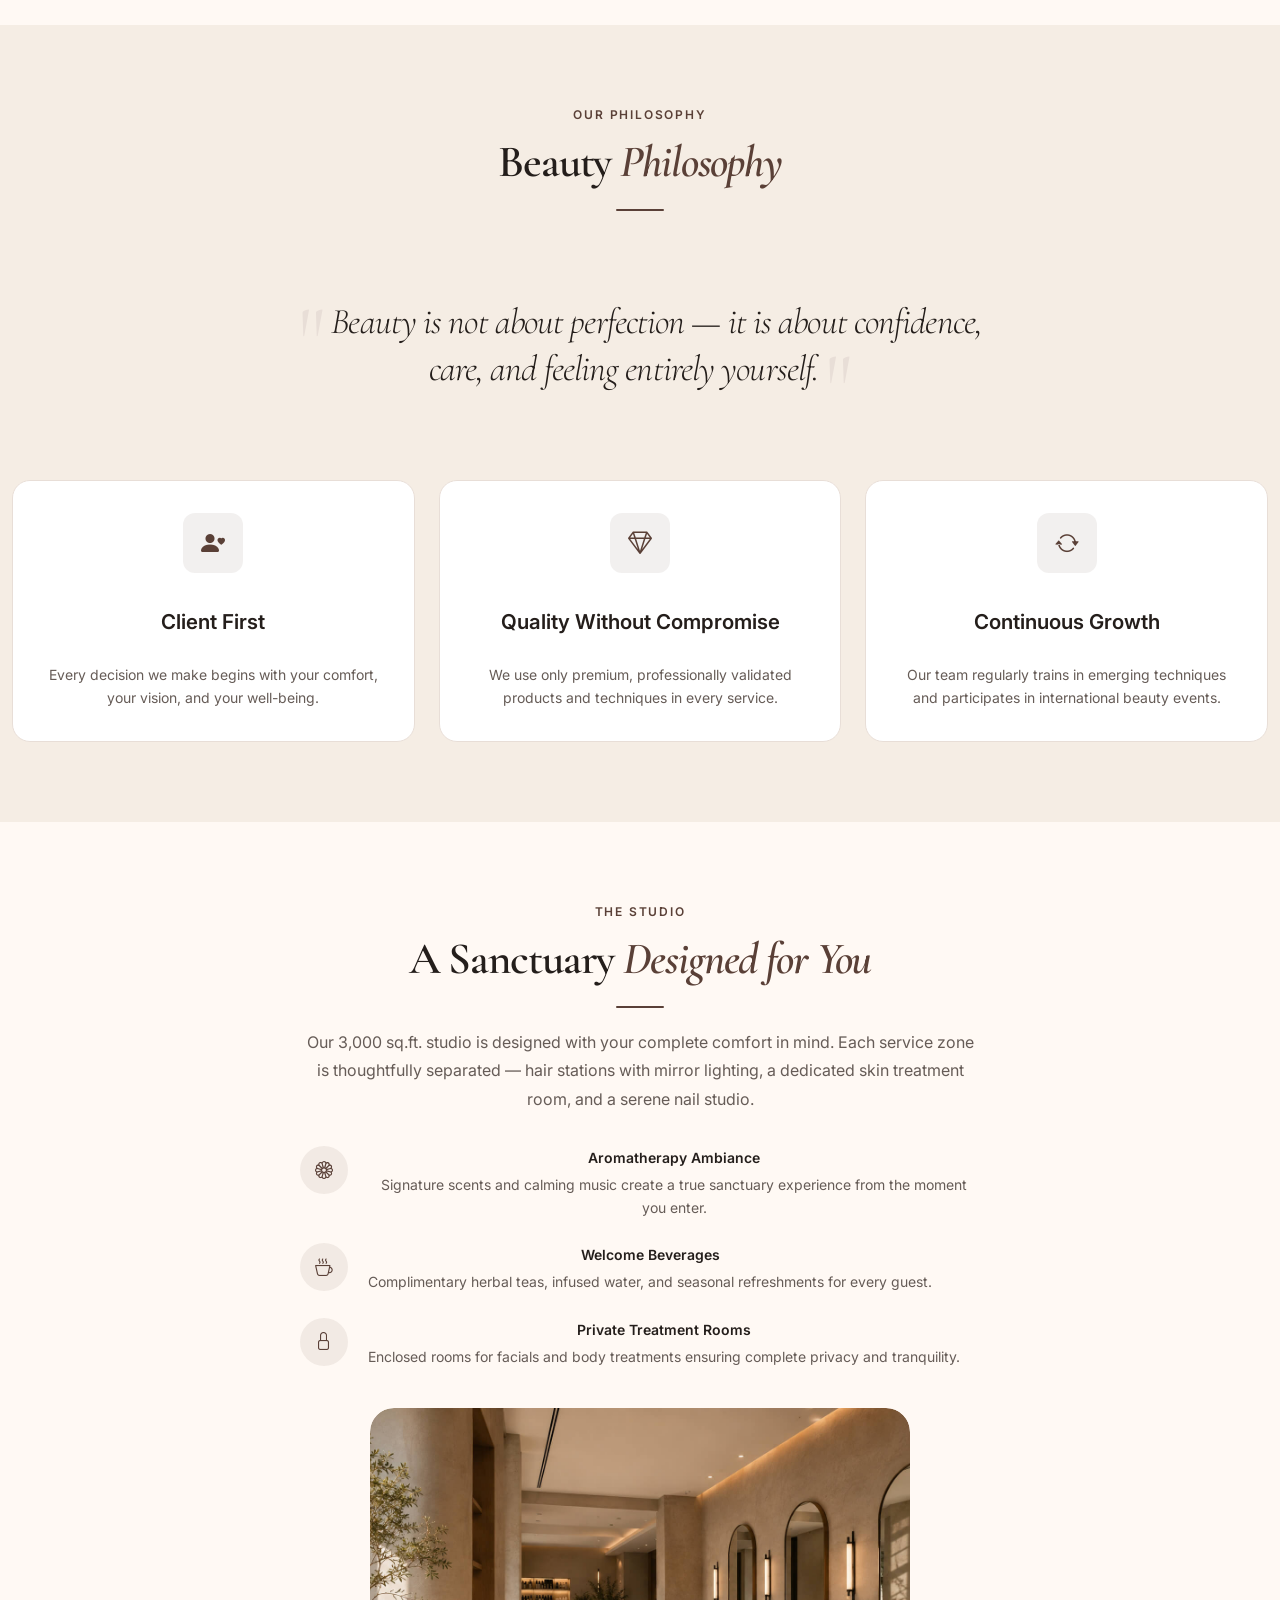
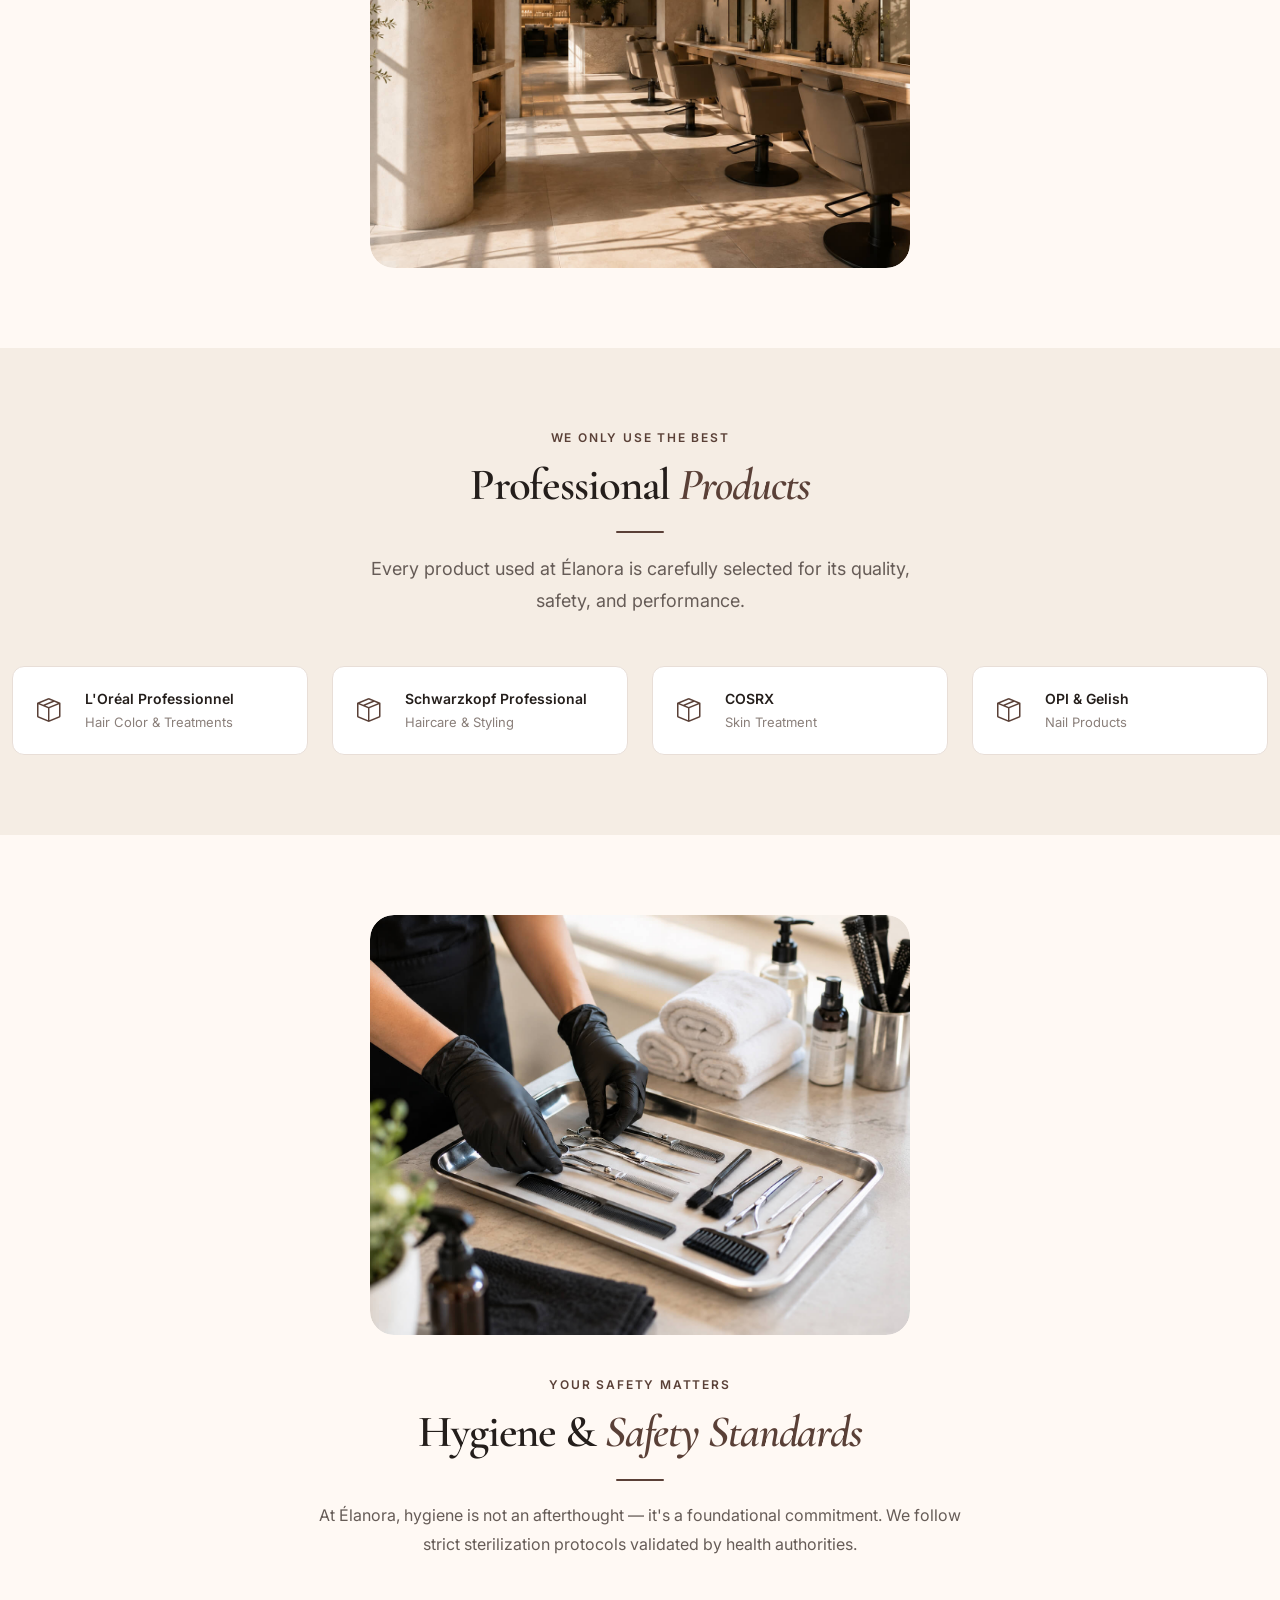
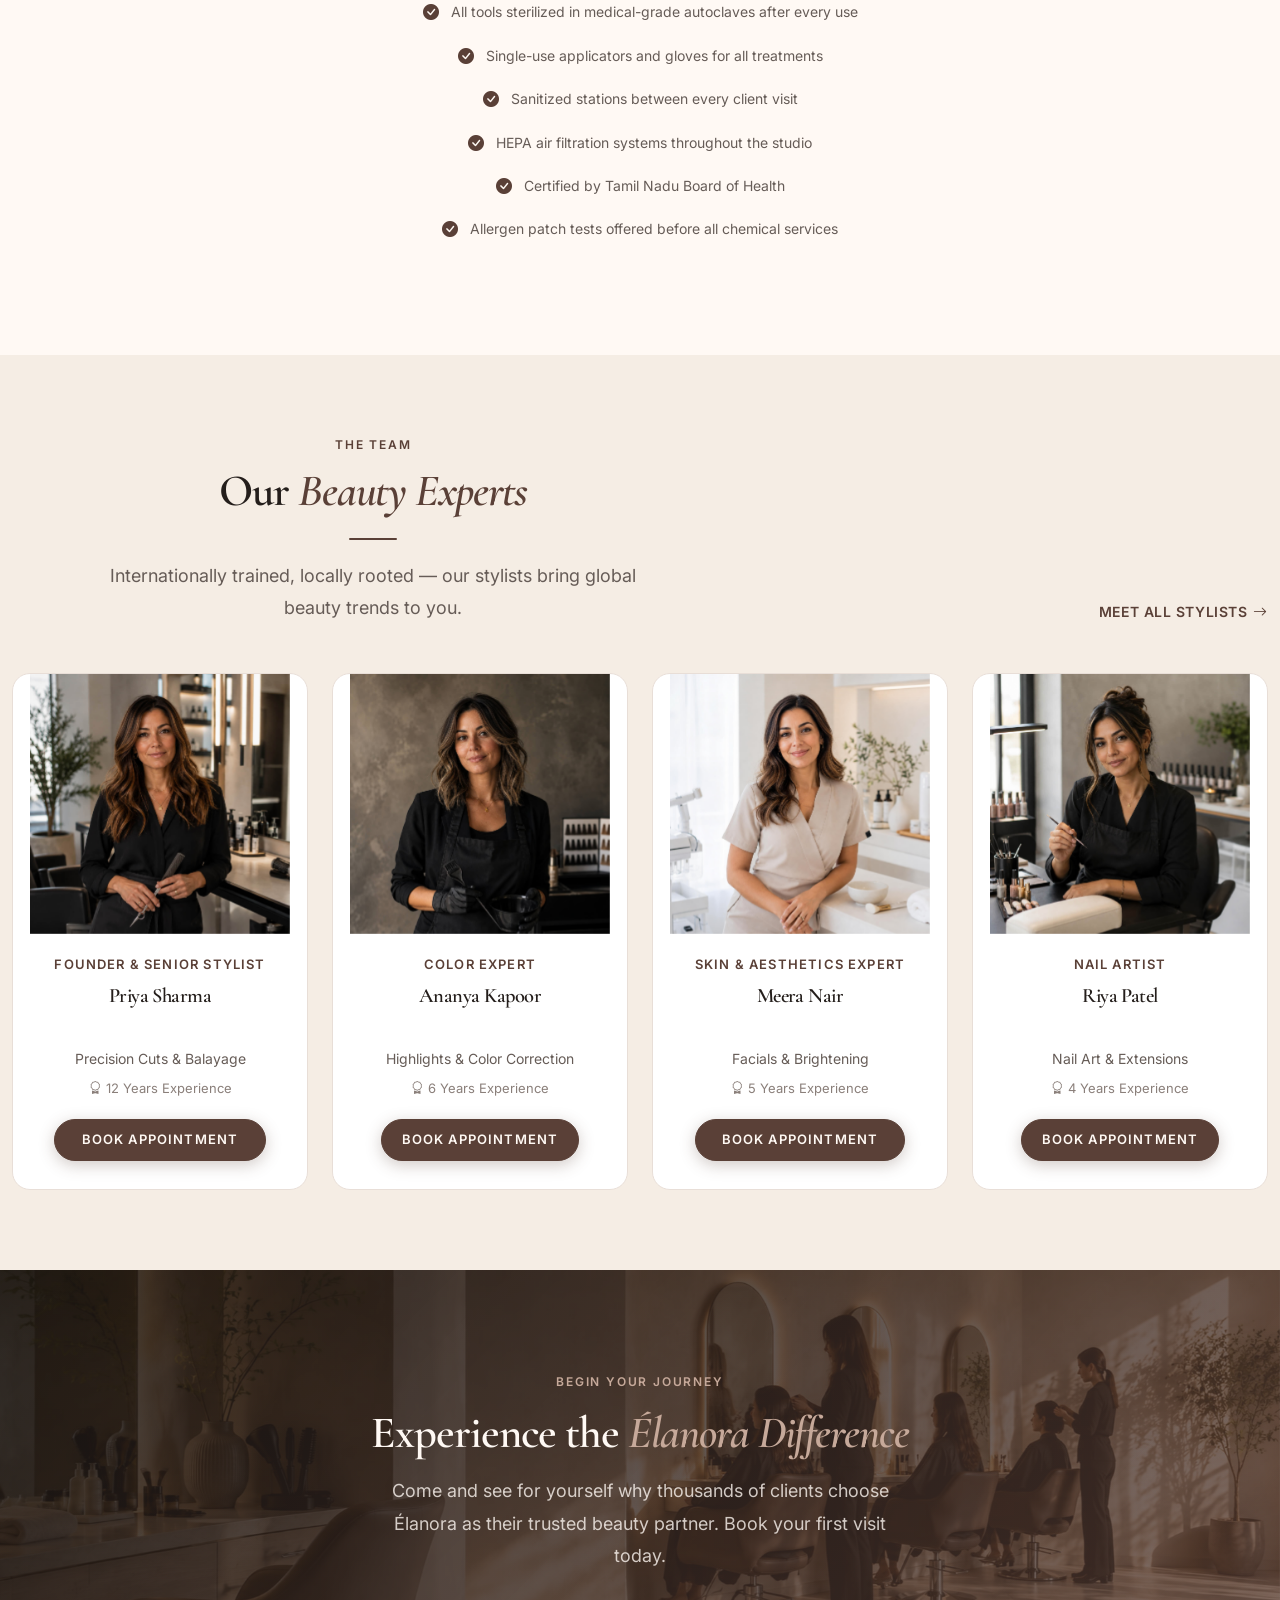
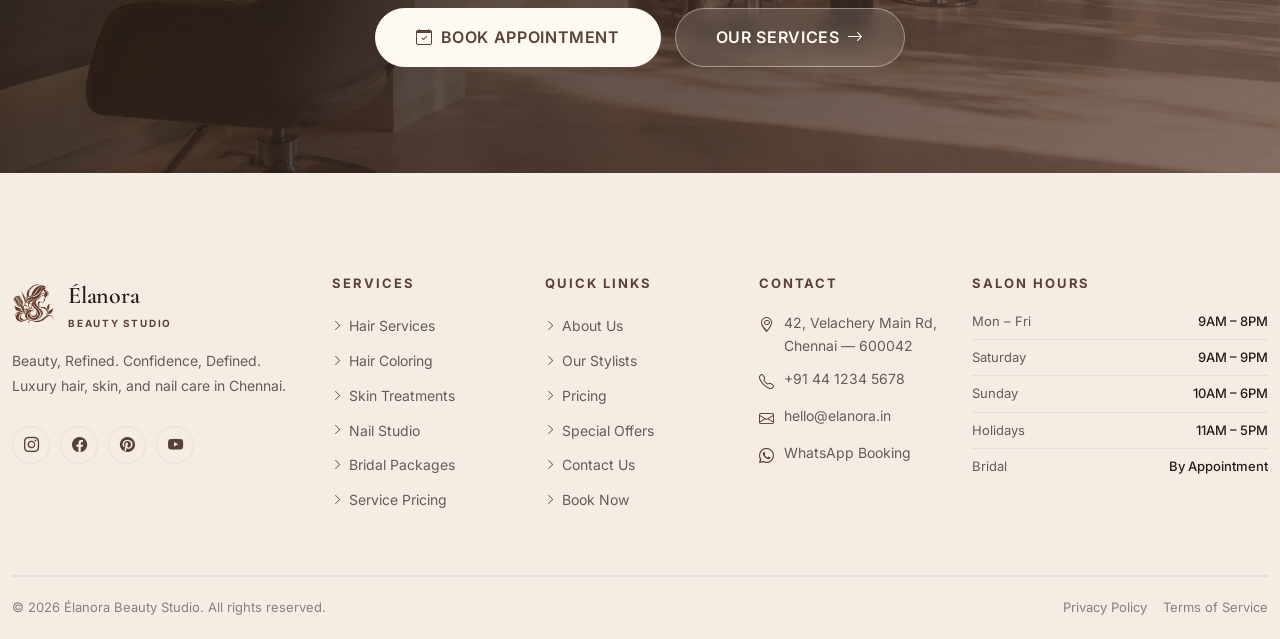
<file: about.html>
<!DOCTYPE html>
<html lang="en" dir="ltr" data-theme="light">

<head>
  <meta charset="UTF-8">
  <meta name="viewport" content="width=device-width, initial-scale=1.0">
  <title>About — Élanora Beauty Studio</title>
  <meta name="description"
    content="Learn about Élanora Beauty Studio's story, beauty philosophy, certified stylists, premium products, and our commitment to hygiene and excellence.">
  <link rel="icon" href="assets/images/common/logo.png" type="image/png">
  <link href="https://cdn.jsdelivr.net/npm/bootstrap@5.3.8/dist/css/bootstrap.min.css" rel="stylesheet">
  <link href="https://cdn.jsdelivr.net/npm/bootstrap-icons@1.11.3/font/bootstrap-icons.min.css" rel="stylesheet">
  <link rel="stylesheet" href="assets/css/variables.css">
  <link rel="stylesheet" href="assets/css/base.css">
  <link rel="stylesheet" href="assets/css/header.css">
  <link rel="stylesheet" href="assets/css/banner.css">
  <link rel="stylesheet" href="assets/css/buttons.css">
  <link rel="stylesheet" href="assets/css/cards.css">
  <link rel="stylesheet" href="assets/css/forms.css">
  <link rel="stylesheet" href="assets/css/sections.css">
  <link rel="stylesheet" href="assets/css/animations.css">
  <link rel="stylesheet" href="assets/css/footer.css">
  <link rel="stylesheet" href="assets/css/auth.css">
  <link rel="stylesheet" href="assets/css/theme-dark.css">
  <link rel="stylesheet" href="assets/css/rtl.css">
  <link rel="stylesheet" href="assets/css/responsive/desktop.css">
  <link rel="stylesheet" href="assets/css/responsive/tablet.css">
  <link rel="stylesheet" href="assets/css/responsive/mobile.css">
  <link rel="stylesheet" href="assets/css/responsive/target-views.css">
</head>

<body>

  <!-- HEADER -->
  <header class="eb-header" id="header">
    <div class="container">
      <a href="index.html" class="eb-brand">
        <div class="eb-brand-logo-badge"><img src="assets/images/common/logo.png" alt="Élanora Beauty Studio Logo">
        </div>
        <div class="eb-brand-text">
          <span class="eb-brand-name">Élanora</span>
          <span class="eb-brand-tagline">BEAUTY STUDIO</span>
        </div>
      </a>
      <nav class="eb-nav eb-nav-desktop" id="mainNav">
        <a href="index.html" class="eb-nav-link">Home 1</a>
        <a href="home2.html" class="eb-nav-link">Home 2</a>
        <a href="about.html" class="eb-nav-link active">About</a>
        <a href="services.html" class="eb-nav-link">Services</a>
        <a href="stylists.html" class="eb-nav-link">Stylists</a>
        <a href="pricing.html" class="eb-nav-link">Pricing</a>
        <a href="offers.html" class="eb-nav-link">Offers</a>
        <a href="contact.html" class="eb-nav-link">Contact</a>
      </nav>
      <div class="eb-header-utils">
        <button class="eb-toggle-btn" data-action="toggle-theme"><i class="bi bi-moon theme-toggle-icon"></i></button>
        <button class="eb-toggle-btn" data-action="toggle-dir"><span
            class="rtl-toggle-label eb-rtl-label">RTL</span></button>
        <a href="login.html" class="eb-login-btn"><i class="bi bi-person-circle"></i> Login</a>
      </div>
      <button class="eb-menu-toggle" id="menuToggle"
        aria-label="Toggle Menu"><span></span><span></span><span></span></button>
    </div>
  </header>
  <div class="eb-mobile-nav" id="mobileNav">
    <nav class="eb-nav">
      <a href="index.html" class="eb-nav-link">Home 1</a>
      <a href="home2.html" class="eb-nav-link">Home 2</a>
      <a href="about.html" class="eb-nav-link active">About</a>
      <a href="services.html" class="eb-nav-link">Services</a>
      <a href="stylists.html" class="eb-nav-link">Stylists</a>
      <a href="pricing.html" class="eb-nav-link">Pricing</a>
      <a href="offers.html" class="eb-nav-link">Offers</a>
      <a href="contact.html" class="eb-nav-link">Contact</a>
    </nav>
    <div class="eb-mobile-nav-utils">
      <button class="eb-toggle-btn" data-action="toggle-theme"><i class="bi bi-moon theme-toggle-icon"></i></button>
      <button class="eb-toggle-btn" data-action="toggle-dir"><span
          class="rtl-toggle-label eb-rtl-label">RTL</span></button>
      <a href="login.html" class="eb-login-btn"><i class="bi bi-person-circle"></i> Login</a>
    </div>
  </div>

  <!-- PAGE BANNER -->
  <section class="eb-page-banner">
    <div class="eb-page-banner-bg" style="background-image:url('assets/images/hero/about-hero.png');"></div>
    <div class="eb-page-banner-glow"></div>
    <div class="eb-page-banner-overlay"></div>
    <div class="container">
      <div class="eb-page-banner-content">
        <div class="eb-breadcrumb anim-blur-in">
          <a href="index.html">Home</a><span class="eb-breadcrumb-sep">›</span><span>About</span>
        </div>
        <h1 class="eb-page-banner-title anim-split-up">About <em>Élanora Studio</em></h1>
      </div>
    </div>
  </section>

  <!-- ─── SECTION 1: OUR STORY ─── -->
  <section class="eb-section" id="our-story">
    <div class="container">
      <div class="eb-split">
        <div class="eb-split-media anim anim-slide-left">
          <div class="eb-split-image" style="height:460px;">
            <img src="assets/images/pages/our-stroy.jpg" alt="Élanora Story" loading="lazy">
          </div>
          <div class="eb-split-badge">
            <span class="eb-split-badge-number">12</span>
            <span class="eb-split-badge-label">Years of Excellence</span>
          </div>
        </div>
        <div class="anim anim-slide-right">
          <span class="eb-eyebrow">Our Story</span>
          <h2 class="eb-section-title">Born from a <em>Passion</em> for Beauty</h2>
          <div class="eb-divider"></div>
          <p style="color:var(--color-text);line-height:var(--lh-relaxed);margin-bottom:1rem;">Élanora Beauty Studio was
            founded in 2014 by Priya Sharma with a simple belief: every person deserves to feel beautiful, confident,
            and at ease. What started as a modest two-chair studio in Chennai has grown into a premier destination for
            luxury beauty services.</p>
          <p style="color:var(--color-text);line-height:var(--lh-relaxed);margin-bottom:2rem;">Over 12 years, we've
            built a team of certified professionals who share a deep love for their craft. Today, Élanora serves over
            5,000 clients annually, offering a curated range of hair, skin, and nail services in a welcoming, premium
            environment.</p>
          <div class="row g-3">
            <div class="col-4 text-center">
              <div class="eb-stat-number" data-count="5000">5000+</div>
              <div class="eb-stat-label">Happy<br>Clients</div>
            </div>
            <div class="col-4 text-center">
              <div class="eb-stat-number" data-count="8">8+</div>
              <div class="eb-stat-label">Expert<br>Stylists</div>
            </div>
            <div class="col-4 text-center">
              <div class="eb-stat-number" data-count="30">30+</div>
              <div class="eb-stat-label">Services<br>Offered</div>
            </div>
          </div>
        </div>
      </div>
    </div>
  </section>

  <!-- ─── SECTION 2: BEAUTY PHILOSOPHY ─── -->
  <section class="eb-section eb-section-bg" id="philosophy">
    <div class="container">
      <div class="text-center mb-5 anim">
        <span class="eb-eyebrow">Our Philosophy</span>
        <h2 class="eb-section-title">Beauty <em>Philosophy</em></h2>
        <div class="eb-divider eb-divider-center"></div>
      </div>
      <div class="anim">
        <div class="eb-philosophy-quote">
          Beauty is not about perfection — it is about confidence, care, and feeling entirely yourself.
        </div>
      </div>
      <div class="row g-4 mt-4">
        <div class="col-md-4 anim anim-d1">
          <div class="eb-contact-info-card"
            style="flex-direction:column;text-align:center;align-items:center;padding:2rem;">
            <div class="eb-contact-icon" style="width:60px;height:60px;font-size:1.5rem;margin-bottom:1rem;"><i
                class="bi bi-person-heart"></i></div>
            <div class="eb-contact-info-title" style="font-size:var(--fs-h4);margin-bottom:0.5rem;">Client First</div>
            <div class="eb-contact-info-text" style="text-align:center;">Every decision we make begins with your
              comfort, your vision, and your well-being.</div>
          </div>
        </div>
        <div class="col-md-4 anim anim-d2">
          <div class="eb-contact-info-card"
            style="flex-direction:column;text-align:center;align-items:center;padding:2rem;">
            <div class="eb-contact-icon" style="width:60px;height:60px;font-size:1.5rem;margin-bottom:1rem;"><i
                class="bi bi-gem"></i></div>
            <div class="eb-contact-info-title" style="font-size:var(--fs-h4);margin-bottom:0.5rem;">Quality Without
              Compromise</div>
            <div class="eb-contact-info-text" style="text-align:center;">We use only premium, professionally validated
              products and techniques in every service.</div>
          </div>
        </div>
        <div class="col-md-4 anim anim-d3">
          <div class="eb-contact-info-card"
            style="flex-direction:column;text-align:center;align-items:center;padding:2rem;">
            <div class="eb-contact-icon" style="width:60px;height:60px;font-size:1.5rem;margin-bottom:1rem;"><i
                class="bi bi-arrow-repeat"></i></div>
            <div class="eb-contact-info-title" style="font-size:var(--fs-h4);margin-bottom:0.5rem;">Continuous Growth
            </div>
            <div class="eb-contact-info-text" style="text-align:center;">Our team regularly trains in emerging
              techniques and participates in international beauty events.</div>
          </div>
        </div>
      </div>
    </div>
  </section>

  <!-- ─── SECTION 3: SALON EXPERIENCE ─── -->
  <section class="eb-section" id="salon-experience">
    <div class="container">
      <div class="eb-split eb-split-reverse">
        <div class="anim anim-slide-right">
          <span class="eb-eyebrow">The Studio</span>
          <h2 class="eb-section-title">A Sanctuary <em>Designed for You</em></h2>
          <div class="eb-divider"></div>
          <p style="color:var(--color-text);line-height:var(--lh-relaxed);margin-bottom:2rem;">Our 3,000 sq.ft. studio
            is designed with your complete comfort in mind. Each service zone is thoughtfully separated — hair stations
            with mirror lighting, a dedicated skin treatment room, and a serene nail studio.</p>
          <div class="eb-experience-list">
            <div class="eb-experience-item">
              <div class="eb-experience-number"><i class="bi bi-flower1" style="font-size:1.1rem;"></i></div>
              <div>
                <div class="eb-experience-title">Aromatherapy Ambiance</div>
                <div class="eb-experience-desc">Signature scents and calming music create a true sanctuary experience
                  from the moment you enter.</div>
              </div>
            </div>
            <div class="eb-experience-item">
              <div class="eb-experience-number"><i class="bi bi-cup-hot" style="font-size:1.1rem;"></i></div>
              <div>
                <div class="eb-experience-title">Welcome Beverages</div>
                <div class="eb-experience-desc">Complimentary herbal teas, infused water, and seasonal refreshments for
                  every guest.</div>
              </div>
            </div>
            <div class="eb-experience-item">
              <div class="eb-experience-number"><i class="bi bi-lock" style="font-size:1.1rem;"></i></div>
              <div>
                <div class="eb-experience-title">Private Treatment Rooms</div>
                <div class="eb-experience-desc">Enclosed rooms for facials and body treatments ensuring complete privacy
                  and tranquility.</div>
              </div>
            </div>
          </div>
        </div>
        <div class="eb-split-media anim anim-slide-left">
          <div class="eb-split-image" style="height:460px;">
            <img src="assets/images/pages/salon-1.jpg" alt="Salon Interior" loading="lazy">
          </div>
        </div>
      </div>
    </div>
  </section>

  <!-- ─── SECTION 4: PROFESSIONAL PRODUCTS ─── -->
  <section class="eb-section eb-section-bg" id="products">
    <div class="container">
      <div class="text-center mb-5 anim">
        <span class="eb-eyebrow">We Only Use The Best</span>
        <h2 class="eb-section-title">Professional <em>Products</em></h2>
        <div class="eb-divider eb-divider-center"></div>
        <p class="eb-section-subtitle eb-section-subtitle-center">Every product used at Élanora is carefully selected
          for its quality, safety, and performance.</p>
      </div>
      <div class="row g-3">
        <div class="col-md-6 col-lg-3 anim anim-d1">
          <div class="eb-product-item">
            <div style="min-height:40px;padding:8px;display:flex;align-items:center;justify-content:center;">
              <i class="bi bi-box-seam" style="font-size:1.5rem;color:var(--color-primary);"></i>
            </div>
            <div>
              <div class="eb-product-name">L'Oréal Professionnel</div>
              <div class="eb-product-brand">Hair Color & Treatments</div>
            </div>
          </div>
        </div>
        <div class="col-md-6 col-lg-3 anim anim-d2">
          <div class="eb-product-item">
            <div style="min-height:40px;padding:8px;display:flex;align-items:center;justify-content:center;">
              <i class="bi bi-box-seam" style="font-size:1.5rem;color:var(--color-primary);"></i>
            </div>
            <div>
              <div class="eb-product-name">Schwarzkopf Professional</div>
              <div class="eb-product-brand">Haircare & Styling</div>
            </div>
          </div>
        </div>
        <div class="col-md-6 col-lg-3 anim anim-d3">
          <div class="eb-product-item">
            <div style="min-height:40px;padding:8px;display:flex;align-items:center;justify-content:center;">
              <i class="bi bi-box-seam" style="font-size:1.5rem;color:var(--color-primary);"></i>
            </div>
            <div>
              <div class="eb-product-name">COSRX</div>
              <div class="eb-product-brand">Skin Treatment</div>
            </div>
          </div>
        </div>
        <div class="col-md-6 col-lg-3 anim anim-d4">
          <div class="eb-product-item">
            <div style="min-height:40px;padding:8px;display:flex;align-items:center;justify-content:center;">
              <i class="bi bi-box-seam" style="font-size:1.5rem;color:var(--color-primary);"></i>
            </div>
            <div>
              <div class="eb-product-name">OPI & Gelish</div>
              <div class="eb-product-brand">Nail Products</div>
            </div>
          </div>
        </div>
      </div>
    </div>
  </section>

  <!-- ─── SECTION 5: HYGIENE & SAFETY ─── -->
  <section class="eb-section" id="hygiene">
    <div class="container">
      <div class="eb-split">
        <div class="eb-split-media anim anim-slide-left">
          <div class="eb-split-image" style="height:420px;">
            <img src="assets/images/pages/hygine.jpg" alt="Hygiene Standards" loading="lazy">
          </div>
        </div>
        <div class="anim anim-slide-right">
          <span class="eb-eyebrow">Your Safety Matters</span>
          <h2 class="eb-section-title">Hygiene & <em>Safety Standards</em></h2>
          <div class="eb-divider"></div>
          <p style="color:var(--color-text);line-height:var(--lh-relaxed);margin-bottom:2rem;">At Élanora, hygiene is
            not an afterthought — it's a foundational commitment. We follow strict sterilization protocols validated by
            health authorities.</p>
          <ul class="eb-feature-list">
            <li><i class="bi bi-check-circle-fill"></i> All tools sterilized in medical-grade autoclaves after every use
            </li>
            <li><i class="bi bi-check-circle-fill"></i> Single-use applicators and gloves for all treatments</li>
            <li><i class="bi bi-check-circle-fill"></i> Sanitized stations between every client visit</li>
            <li><i class="bi bi-check-circle-fill"></i> HEPA air filtration systems throughout the studio</li>
            <li><i class="bi bi-check-circle-fill"></i> Certified by Tamil Nadu Board of Health</li>
            <li><i class="bi bi-check-circle-fill"></i> Allergen patch tests offered before all chemical services</li>
          </ul>
        </div>
      </div>
    </div>
  </section>

  <!-- ─── SECTION 6: BEAUTY EXPERTS PREVIEW ─── -->
  <section class="eb-section eb-section-bg" id="experts">
    <div class="container">
      <div class="row align-items-end mb-5">
        <div class="col-md-7 anim">
          <span class="eb-eyebrow">The Team</span>
          <h2 class="eb-section-title">Our <em>Beauty Experts</em></h2>
          <div class="eb-divider"></div>
          <p class="eb-section-subtitle">Internationally trained, locally rooted — our stylists bring global beauty
            trends to you.</p>
        </div>
        <div class="col-md-5 text-md-end">
          <a href="stylists.html" class="eb-btn-link anim">Meet All Stylists <i class="bi bi-arrow-right"></i></a>
        </div>
      </div>
      <div class="row g-4">
        <div class="col-sm-6 col-lg-3 anim anim-d1">
          <div class="eb-card eb-stylist-card hover-lift">
            <div class="eb-card-img" style="height:260px;">
              <img src="assets/images/pages/ourteam-1.jpg" alt="Priya Sharma" loading="lazy">
            </div>
            <div class="eb-card-body">
              <div class="eb-stylist-role">Founder & Senior Stylist</div>
              <h4 class="eb-card-title">Priya Sharma</h4>
              <p class="eb-stylist-specialization">Precision Cuts & Balayage</p>
              <p class="eb-stylist-experience"><i class="bi bi-award"></i> 12 Years Experience</p>
              <a href="contact.html#appointment" class="eb-btn eb-btn-primary eb-btn-sm w-100">Book Appointment</a>
            </div>
          </div>
        </div>
        <div class="col-sm-6 col-lg-3 anim anim-d2">
          <div class="eb-card eb-stylist-card hover-lift">
            <div class="eb-card-img" style="height:260px;">
              <img src="assets/images/pages/ourteam-2.jpg" alt="Ananya Kapoor" loading="lazy">
            </div>
            <div class="eb-card-body">
              <div class="eb-stylist-role">Color Expert</div>
              <h4 class="eb-card-title">Ananya Kapoor</h4>
              <p class="eb-stylist-specialization">Highlights & Color Correction</p>
              <p class="eb-stylist-experience"><i class="bi bi-award"></i> 6 Years Experience</p>
              <a href="contact.html#appointment" class="eb-btn eb-btn-primary eb-btn-sm w-100">Book Appointment</a>
            </div>
          </div>
        </div>
        <div class="col-sm-6 col-lg-3 anim anim-d3">
          <div class="eb-card eb-stylist-card hover-lift">
            <div class="eb-card-img" style="height:260px;">
              <img src="assets/images/pages/ourteam-3.jpg" alt="Meera Nair" loading="lazy">
            </div>
            <div class="eb-card-body">
              <div class="eb-stylist-role">Skin & Aesthetics Expert</div>
              <h4 class="eb-card-title">Meera Nair</h4>
              <p class="eb-stylist-specialization">Facials & Brightening</p>
              <p class="eb-stylist-experience"><i class="bi bi-award"></i> 5 Years Experience</p>
              <a href="contact.html#appointment" class="eb-btn eb-btn-primary eb-btn-sm w-100">Book Appointment</a>
            </div>
          </div>
        </div>
        <div class="col-sm-6 col-lg-3 anim anim-d4">
          <div class="eb-card eb-stylist-card hover-lift">
            <div class="eb-card-img" style="height:260px;">
              <img src="assets/images/pages/ourteam-4.jpg" alt="Riya Patel" loading="lazy">
            </div>
            <div class="eb-card-body">
              <div class="eb-stylist-role">Nail Artist</div>
              <h4 class="eb-card-title">Riya Patel</h4>
              <p class="eb-stylist-specialization">Nail Art & Extensions</p>
              <p class="eb-stylist-experience"><i class="bi bi-award"></i> 4 Years Experience</p>
              <a href="contact.html#appointment" class="eb-btn eb-btn-primary eb-btn-sm w-100">Book Appointment</a>
            </div>
          </div>
        </div>
      </div>
    </div>
  </section>

  <!-- ─── SECTION 7: APPOINTMENT CTA ─── -->
  <section class="eb-cta-section" id="cta-about">
    <div class="eb-cta-section-bg" style="background-image:url('assets/images/cta/about-cta.jpg');"></div>
    <div class="eb-cta-section-overlay"></div>
    <div class="container">
      <div class="eb-cta-section-content anim">
        <span class="eb-cta-eyebrow">Begin Your Journey</span>
        <h2 class="eb-cta-title">Experience the <em>Élanora Difference</em></h2>
        <p class="eb-cta-subtitle">Come and see for yourself why thousands of clients choose Élanora as their trusted
          beauty partner. Book your first visit today.</p>
        <div class="eb-cta-actions">
          <a href="contact.html#appointment" class="eb-btn eb-btn-light eb-btn-lg"><i class="bi bi-calendar-check"></i>
            Book Appointment</a>
          <a href="services.html" class="eb-btn eb-btn-ghost eb-btn-lg">Our Services <i
              class="bi bi-arrow-right"></i></a>
        </div>
      </div>
    </div>
  </section>

  <!-- FOOTER -->
  <footer class="eb-footer">
    <div class="container">
      <div class="eb-footer-top">
        <div class="row g-5">
          <div class="col-lg-3 col-md-6">
            <a href="index.html" class="eb-footer-brand">
              <div class="eb-footer-brand-badge"><img src="assets/images/common/logo.png"
                  alt="Élanora Beauty Studio Logo"></div>
              <div>
                <span class="eb-footer-brand-name">Élanora</span>
                <span class="eb-footer-brand-tagline">BEAUTY STUDIO</span>
              </div>
            </a>
            <p class="eb-footer-about-text mt-3">Beauty, Refined. Confidence, Defined.<br>Luxury hair, skin, and nail
              care in Chennai.</p>
            <div class="eb-footer-social">
              <a href="#" class="eb-footer-social-link" aria-label="Instagram"><i class="bi bi-instagram"></i></a>
              <a href="#" class="eb-footer-social-link" aria-label="Facebook"><i class="bi bi-facebook"></i></a>
              <a href="#" class="eb-footer-social-link" aria-label="Pinterest"><i class="bi bi-pinterest"></i></a>
              <a href="#" class="eb-footer-social-link" aria-label="YouTube"><i class="bi bi-youtube"></i></a>
            </div>
          </div>
          <div class="col-lg-2 col-md-6">
            <h6 class="eb-footer-col-title">Services</h6>
            <ul class="eb-footer-links">
              <li><a href="services.html#hair"><i class="bi bi-chevron-right"></i> Hair Services</a></li>
              <li><a href="services.html#hair"><i class="bi bi-chevron-right"></i> Hair Coloring</a></li>
              <li><a href="services.html#skin"><i class="bi bi-chevron-right"></i> Skin Treatments</a></li>
              <li><a href="services.html#nails"><i class="bi bi-chevron-right"></i> Nail Studio</a></li>
              <li><a href="offers.html"><i class="bi bi-chevron-right"></i> Bridal Packages</a></li>
              <li><a href="pricing.html"><i class="bi bi-chevron-right"></i> Service Pricing</a></li>
            </ul>
          </div>
          <div class="col-lg-2 col-md-6">
            <h6 class="eb-footer-col-title">Quick Links</h6>
            <ul class="eb-footer-links">
              <li><a href="about.html"><i class="bi bi-chevron-right"></i> About Us</a></li>
              <li><a href="stylists.html"><i class="bi bi-chevron-right"></i> Our Stylists</a></li>
              <li><a href="pricing.html"><i class="bi bi-chevron-right"></i> Pricing</a></li>
              <li><a href="offers.html"><i class="bi bi-chevron-right"></i> Special Offers</a></li>
              <li><a href="contact.html"><i class="bi bi-chevron-right"></i> Contact Us</a></li>
              <li><a href="contact.html#appointment"><i class="bi bi-chevron-right"></i> Book Now</a></li>
            </ul>
          </div>
          <div class="col-lg-2 col-md-6">
            <h6 class="eb-footer-col-title">Contact</h6>
            <ul class="eb-footer-contact-list">
              <li><i class="bi bi-geo-alt"></i> 42, Velachery Main Rd, Chennai — 600042</li>
              <li><i class="bi bi-telephone"></i> <a href="tel:+914412345678">+91 44 1234 5678</a></li>
              <li><i class="bi bi-envelope"></i> <a href="mailto:hello@elanora.in">hello@elanora.in</a></li>
              <li><i class="bi bi-whatsapp"></i> <a href="https://wa.me/914412345678">WhatsApp Booking</a></li>
            </ul>
          </div>
          <div class="col-lg-3 col-md-6">
            <h6 class="eb-footer-col-title">Salon Hours</h6>
            <ul class="eb-footer-hours">
              <li><span>Mon – Fri</span><span>9AM – 8PM</span></li>
              <li><span>Saturday</span><span>9AM – 9PM</span></li>
              <li><span>Sunday</span><span>10AM – 6PM</span></li>
              <li><span>Holidays</span><span>11AM – 5PM</span></li>
              <li><span>Bridal</span><span>By Appointment</span></li>
            </ul>
          </div>
        </div>
      </div>
      <div class="eb-footer-bottom">
        <span class="eb-footer-copyright">&copy; 2026 Élanora Beauty Studio. All rights reserved.</span>
        <div class="eb-footer-legal"><a href="#">Privacy Policy</a><a href="#">Terms of Service</a></div>
      </div>
    </div>
  </footer>

  <button id="scrollTopBtn" aria-label="Scroll to top"><i class="bi bi-arrow-up"></i></button>
  <script src="https://cdn.jsdelivr.net/npm/bootstrap@5.3.8/dist/js/bootstrap.bundle.min.js"></script>
  <script src="assets/js/main.js"></script>
  <script src="assets/js/header.js"></script>
  <script src="assets/js/filters.js"></script>
</body>

</html>
</file>
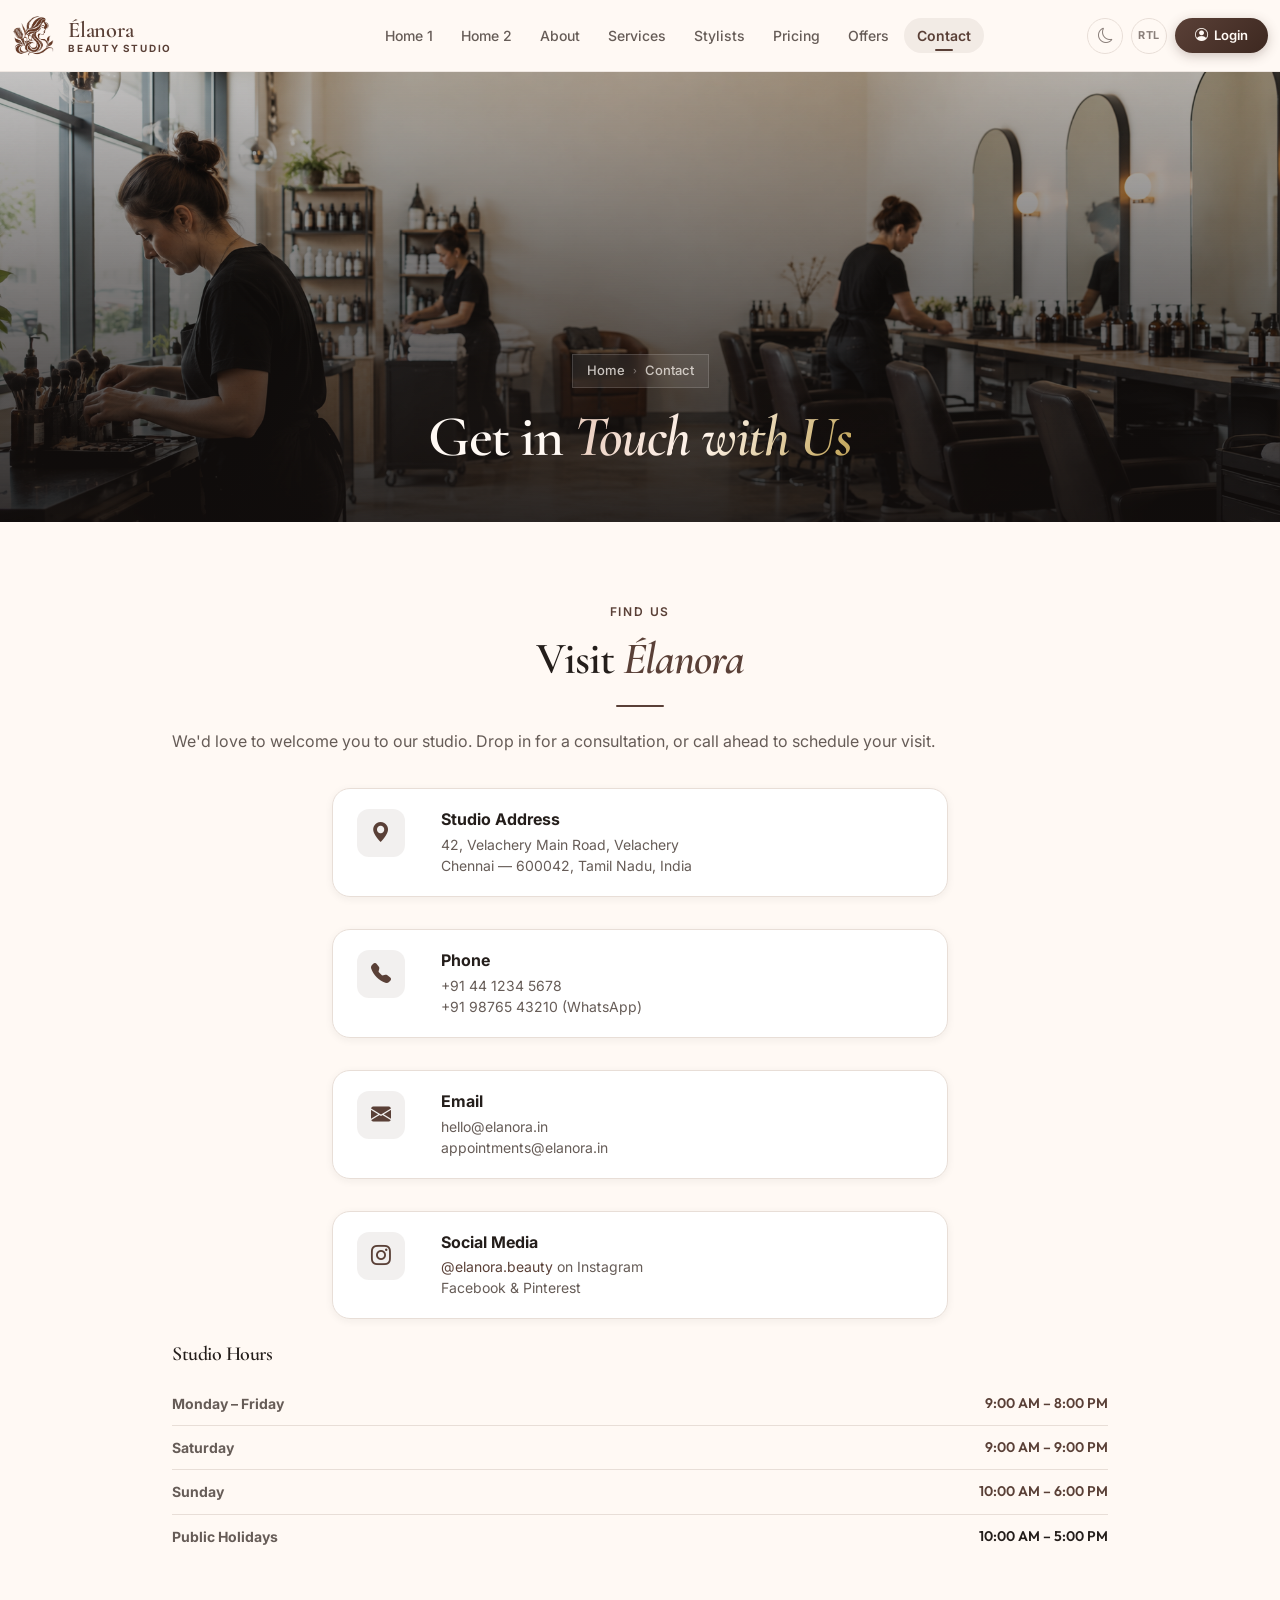
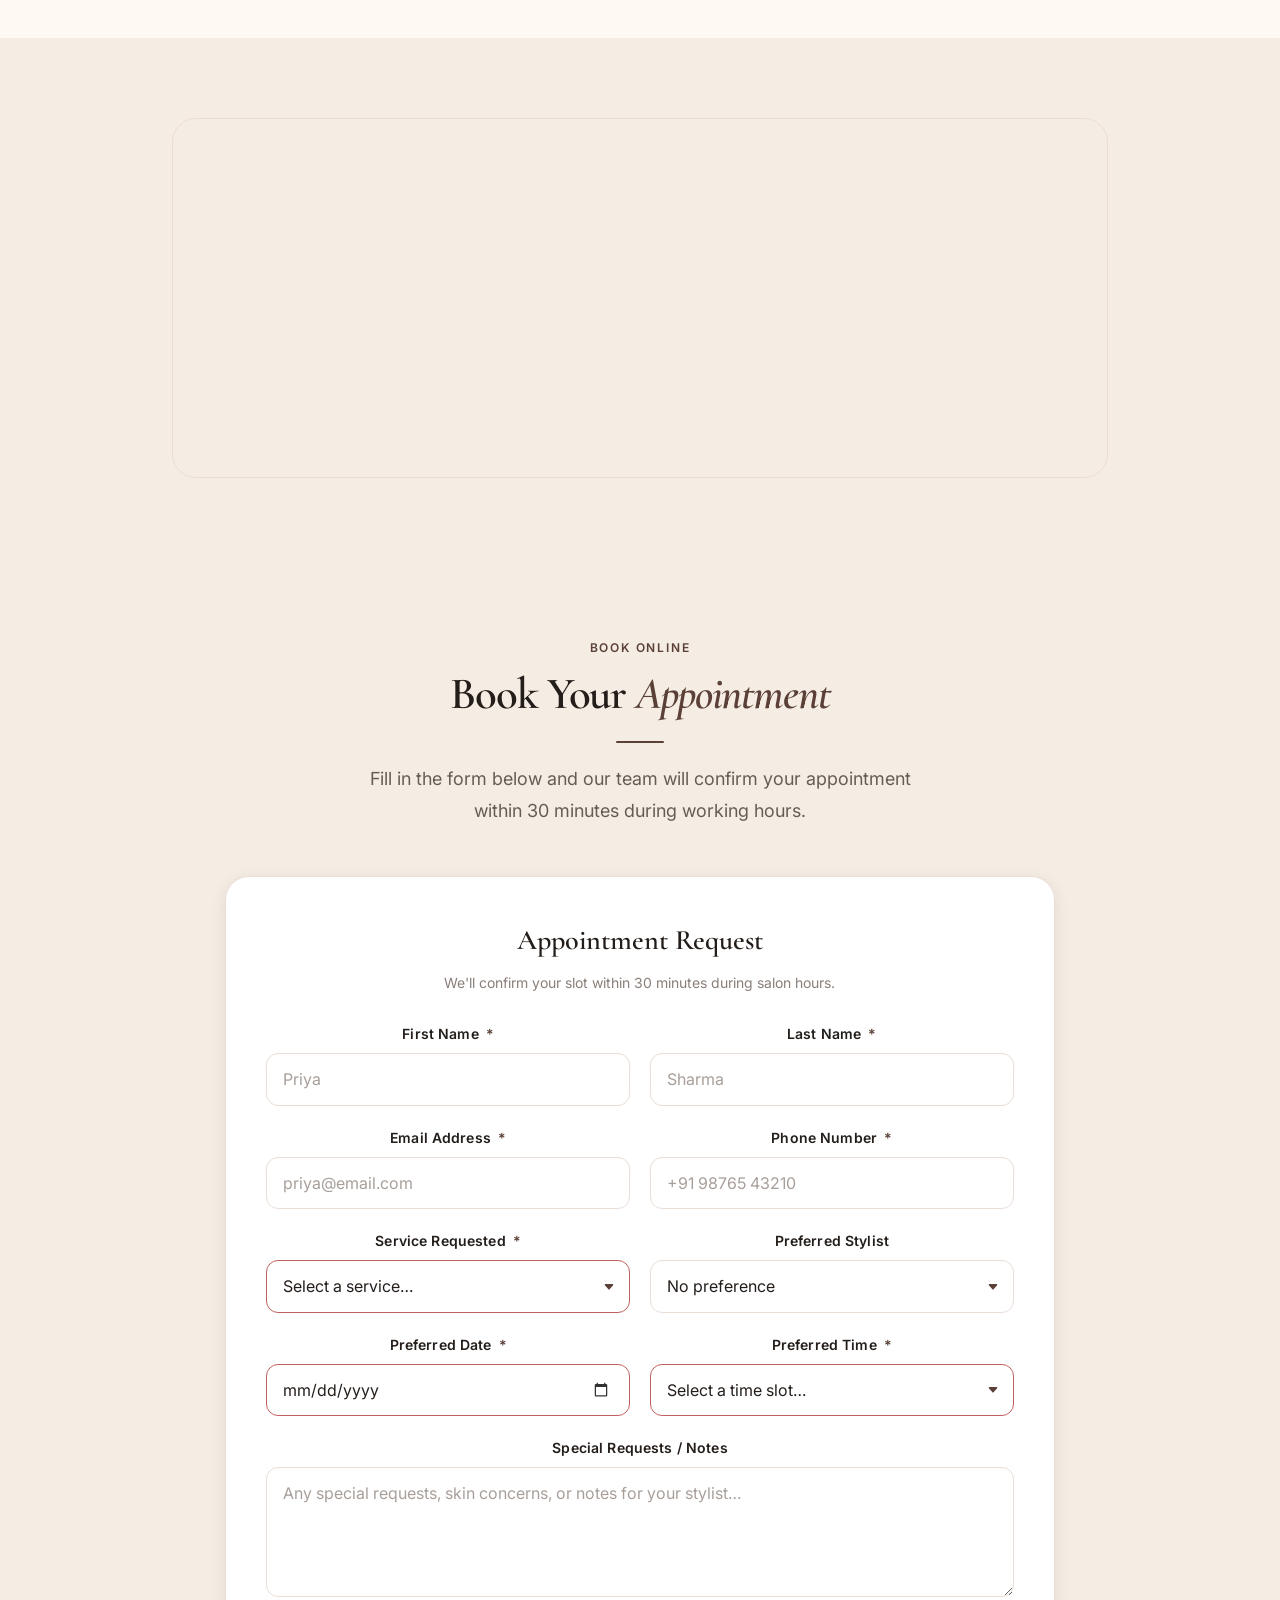
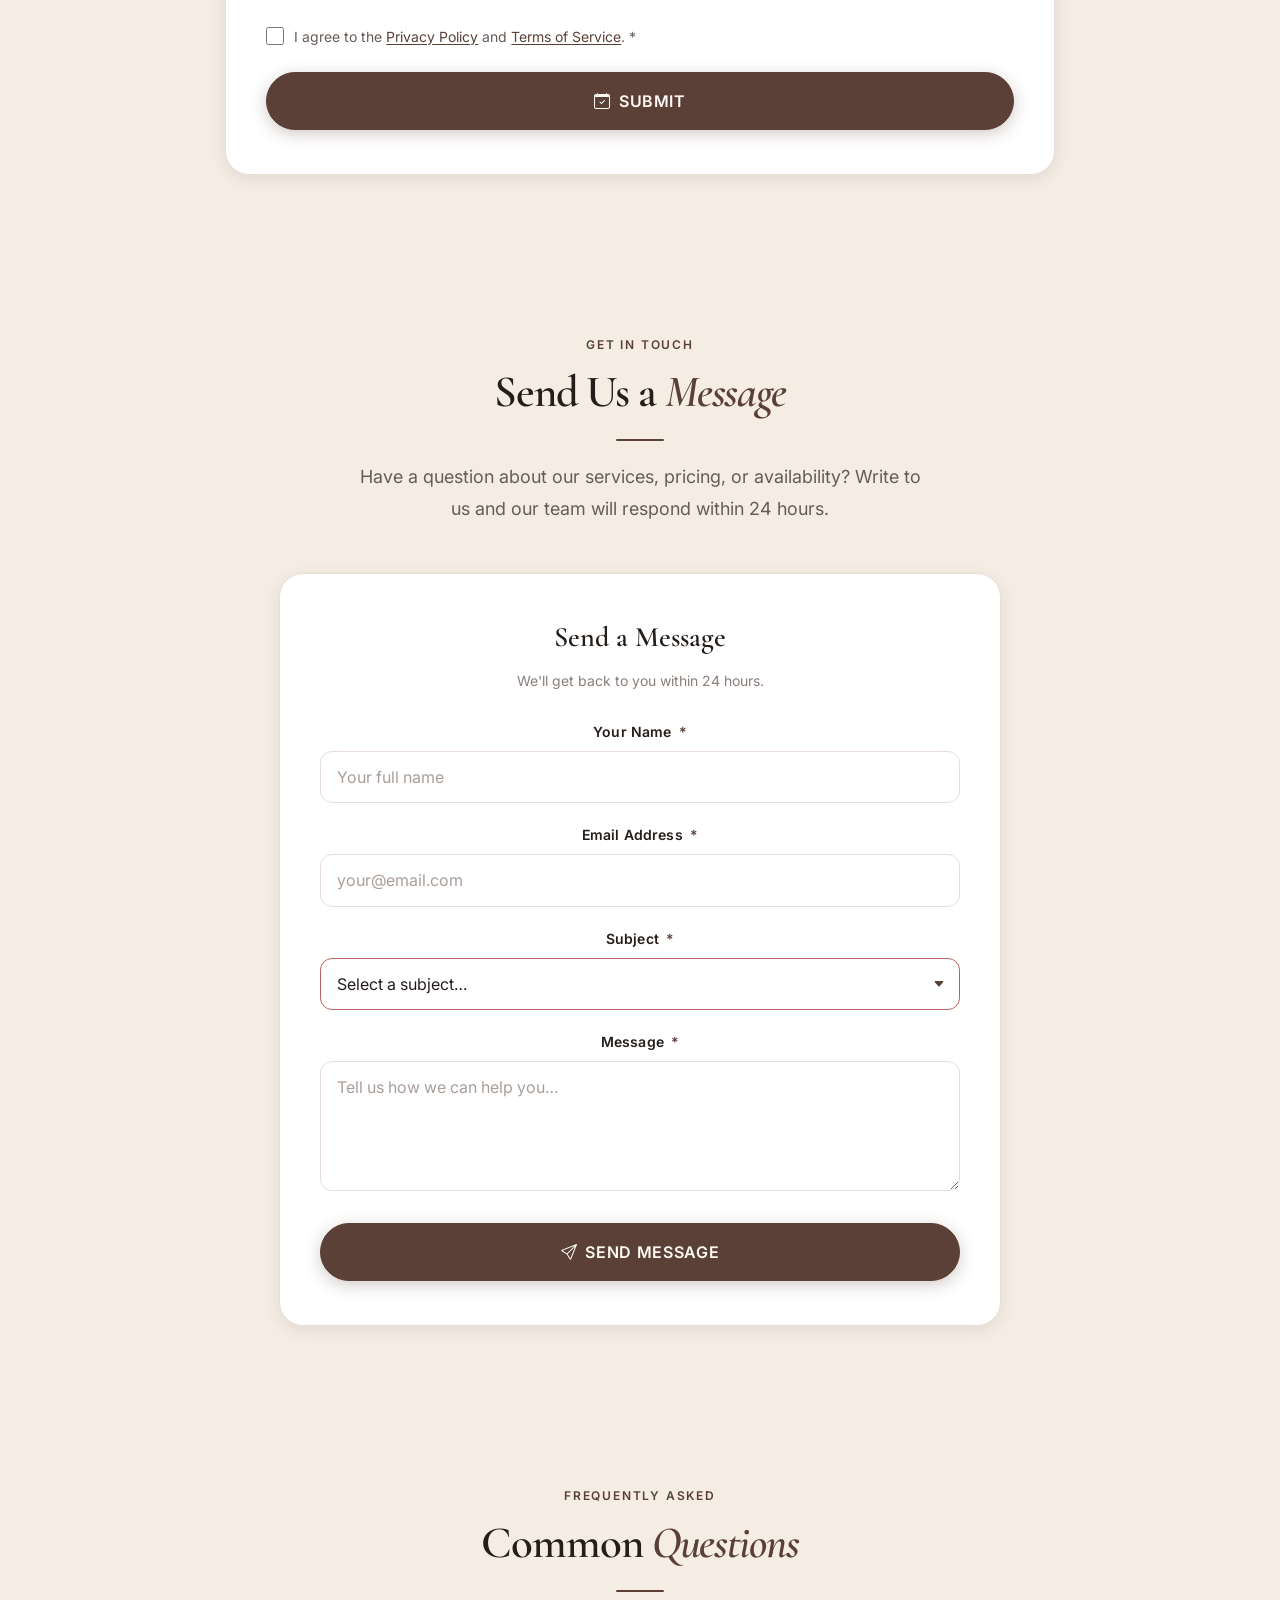
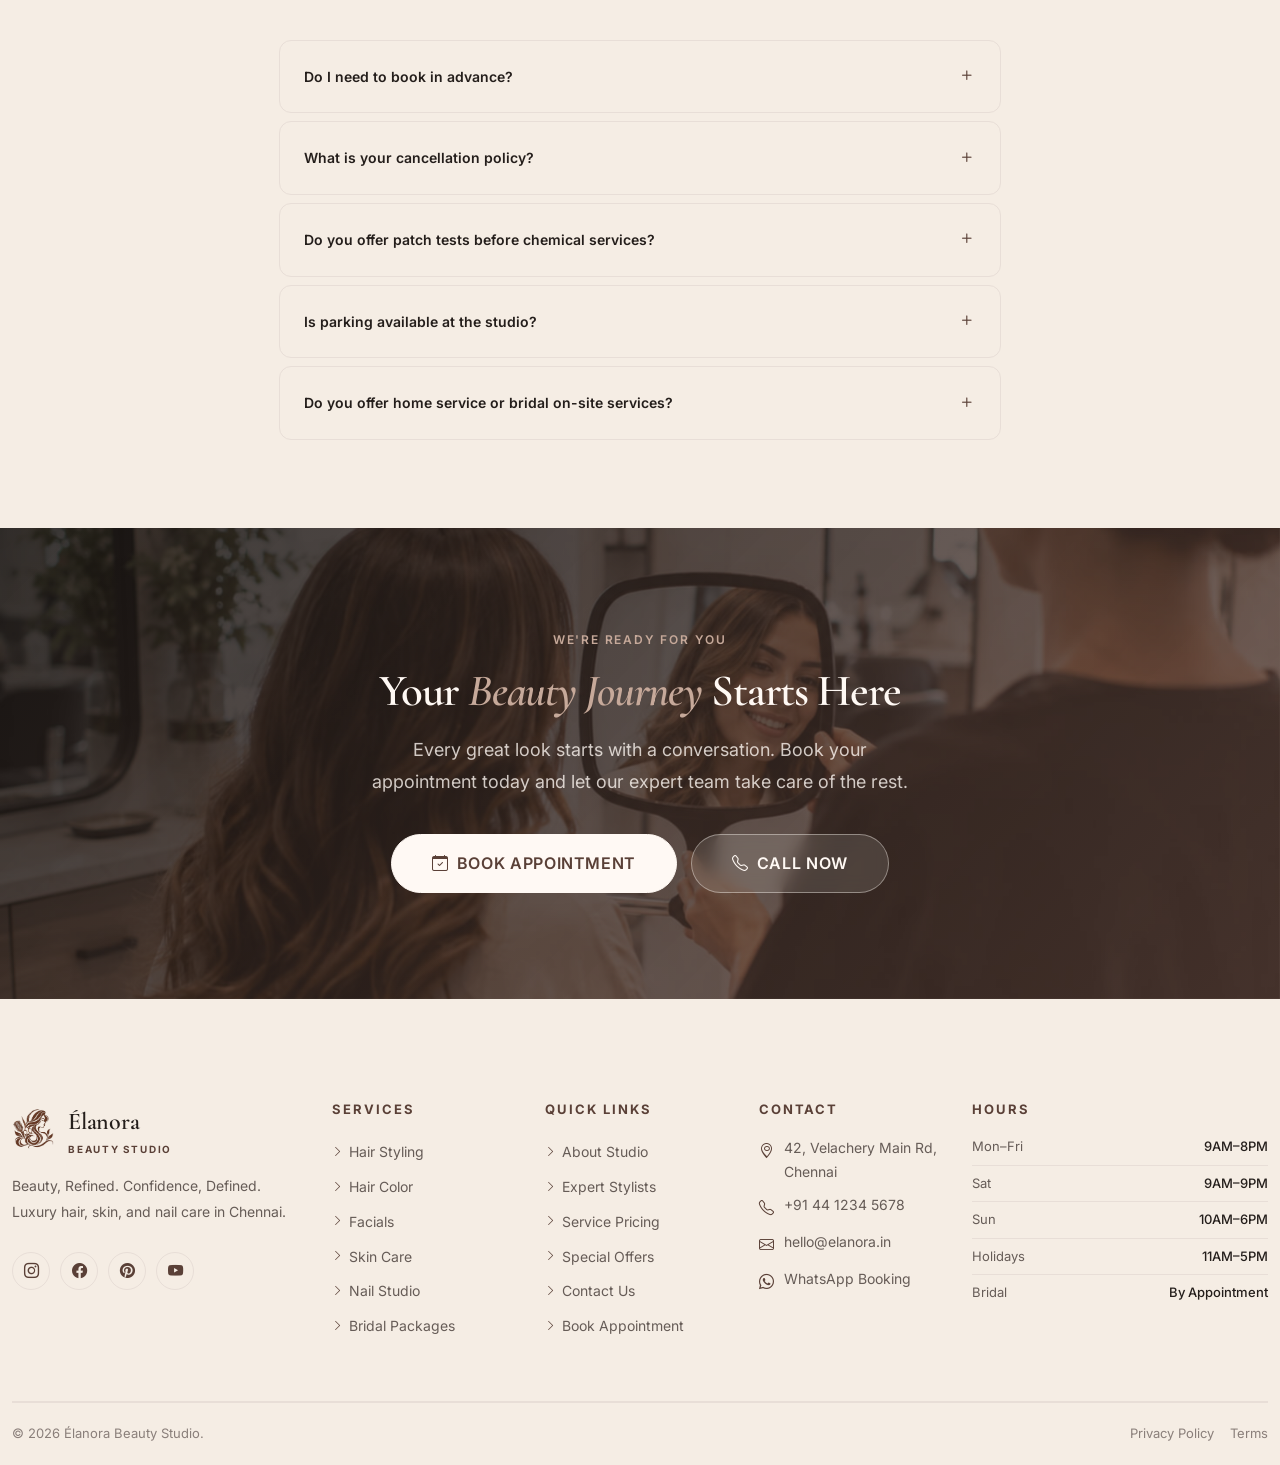
<file: contact.html>
<!DOCTYPE html>
<html lang="en" dir="ltr" data-theme="light">

<head>
  <meta charset="UTF-8">
  <meta name="viewport" content="width=device-width, initial-scale=1.0">
  <title>Contact & Booking — Élanora Beauty Studio</title>
  <meta name="description"
    content="Contact Élanora Beauty Studio to book your appointment. Visit us at 42, Velachery Main Rd, Chennai. Call +91 44 1234 5678 or book online.">
  <link rel="icon" href="assets/images/common/logo.png" type="image/png">
  <link href="https://cdn.jsdelivr.net/npm/bootstrap@5.3.8/dist/css/bootstrap.min.css" rel="stylesheet">
  <link href="https://cdn.jsdelivr.net/npm/bootstrap-icons@1.11.3/font/bootstrap-icons.min.css" rel="stylesheet">
  <link rel="stylesheet" href="assets/css/variables.css">
  <link rel="stylesheet" href="assets/css/base.css">
  <link rel="stylesheet" href="assets/css/header.css">
  <link rel="stylesheet" href="assets/css/banner.css">
  <link rel="stylesheet" href="assets/css/buttons.css">
  <link rel="stylesheet" href="assets/css/cards.css">
  <link rel="stylesheet" href="assets/css/forms.css">
  <link rel="stylesheet" href="assets/css/sections.css">
  <link rel="stylesheet" href="assets/css/animations.css">
  <link rel="stylesheet" href="assets/css/footer.css">
  <link rel="stylesheet" href="assets/css/theme-dark.css">
  <link rel="stylesheet" href="assets/css/rtl.css">
  <link rel="stylesheet" href="assets/css/responsive/desktop.css">
  <link rel="stylesheet" href="assets/css/responsive/tablet.css">
  <link rel="stylesheet" href="assets/css/responsive/mobile.css">
  <link rel="stylesheet" href="assets/css/responsive/target-views.css">
  <style>
    #contact-info .eb-contact-map-panel {
      display: flex;
      flex-direction: column;
      gap: 1rem;
      height: 100%;
    }

    #contact-info .eb-map-frame {
      height: 340px;
    }

    #location-map .eb-contact-map-panel {
      max-width: 980px;
      margin-inline: auto;
    }

    #location-map .eb-map-frame {
      height: 360px;
    }

    #contact-info .d-flex.flex-column.gap-3 {
      display: grid !important;
      grid-template-columns: repeat(2, minmax(0, 1fr));
    }

    #contact-info .eb-social-contact-text {
      height: 3.1em;
      display: block;
      overflow: visible;
      line-height: 1.55;
      -webkit-line-clamp: unset;
      -webkit-box-orient: initial;
    }

    #message-form .eb-appointment-form {
      max-width: 860px;
      margin-inline: auto;
    }

    @media (max-width: 575.98px) {
      #location-map .eb-map-frame {
        height: 280px;
      }

      #contact-info .d-flex.flex-column.gap-3 {
        grid-template-columns: 1fr;
      }
    }
  </style>
</head>

<body>

  <!-- HEADER -->
  <header class="eb-header" id="header">
    <div class="container">
      <a href="index.html" class="eb-brand">
        <div class="eb-brand-logo-badge"><img src="assets/images/common/logo.png" alt="Élanora Beauty Studio Logo">
        </div>
        <div class="eb-brand-text">
          <span class="eb-brand-name">Élanora</span>
          <span class="eb-brand-tagline">BEAUTY STUDIO</span>
        </div>
      </a>
      <nav class="eb-nav eb-nav-desktop" id="mainNav">
        <a href="index.html" class="eb-nav-link">Home 1</a><a href="home2.html" class="eb-nav-link">Home 2</a>
        <a href="about.html" class="eb-nav-link">About</a><a href="services.html" class="eb-nav-link">Services</a>
        <a href="stylists.html" class="eb-nav-link">Stylists</a><a href="pricing.html" class="eb-nav-link">Pricing</a>
        <a href="offers.html" class="eb-nav-link">Offers</a><a href="contact.html"
          class="eb-nav-link active">Contact</a>
      </nav>
      <div class="eb-header-utils">
        <button class="eb-toggle-btn" data-action="toggle-theme"><i class="bi bi-moon theme-toggle-icon"></i></button>
        <button class="eb-toggle-btn" data-action="toggle-dir"><span
            class="rtl-toggle-label eb-rtl-label">RTL</span></button>
        <a href="login.html" class="eb-login-btn"><i class="bi bi-person-circle"></i> Login</a>
      </div>
      <button class="eb-menu-toggle" id="menuToggle"
        aria-label="Toggle Menu"><span></span><span></span><span></span></button>
    </div>
  </header>
  <div class="eb-mobile-nav" id="mobileNav">
    <nav class="eb-nav">
      <a href="index.html" class="eb-nav-link">Home 1</a><a href="home2.html" class="eb-nav-link">Home 2</a>
      <a href="about.html" class="eb-nav-link">About</a><a href="services.html" class="eb-nav-link">Services</a>
      <a href="stylists.html" class="eb-nav-link">Stylists</a><a href="pricing.html" class="eb-nav-link">Pricing</a>
      <a href="offers.html" class="eb-nav-link">Offers</a><a href="contact.html" class="eb-nav-link active">Contact</a>
    </nav>
    <div class="eb-mobile-nav-utils">
      <button class="eb-toggle-btn" data-action="toggle-theme"><i class="bi bi-moon theme-toggle-icon"></i></button>
      <button class="eb-toggle-btn" data-action="toggle-dir"><span
          class="rtl-toggle-label eb-rtl-label">RTL</span></button>
      <a href="login.html" class="eb-login-btn"><i class="bi bi-person-circle"></i> Login</a>
    </div>
  </div>

  <!-- PAGE BANNER -->
  <section class="eb-page-banner">
    <div class="eb-page-banner-bg" style="background-image:url('assets/images/hero/contact-hero.png');"></div>
    <div class="eb-page-banner-glow"></div>
    <div class="eb-page-banner-overlay"></div>
    <div class="container">
      <div class="eb-page-banner-content">
        <div class="eb-breadcrumb anim-blur-in"><a href="index.html">Home</a><span
            class="eb-breadcrumb-sep">›</span><span>Contact</span></div>
        <h1 class="eb-page-banner-title anim-split-up">Get in <em>Touch with Us</em></h1>
      </div>
    </div>
  </section>

  <!-- ─── SECTION 1: CONTACT INFO + MAP ─── -->
  <section class="eb-section" id="contact-info">
    <div class="container">
      <div class="row g-4 justify-content-center">
        <!-- Info Column -->
        <div class="col-lg-10 col-xl-9 anim anim-slide-left">
          <span class="eb-eyebrow">Find Us</span>
          <h2 class="eb-section-title">Visit <em>Élanora</em></h2>
          <div class="eb-divider"></div>
          <p style="color:var(--color-text);line-height:var(--lh-relaxed);margin-bottom:2rem;">We'd love to welcome you
            to our studio. Drop in for a consultation, or call ahead to schedule your visit.</p>

          <div class="row g-3 mb-4">
            <div class="col-12">
              <div class="eb-contact-info-card">
                <div class="eb-contact-icon"><i class="bi bi-geo-alt-fill"></i></div>
                <div>
                  <div class="eb-contact-info-title">Studio Address</div>
                  <div class="eb-contact-info-text">42, Velachery Main Road, Velachery<br>Chennai — 600042, Tamil Nadu,
                    India</div>
                </div>
              </div>
            </div>
            <div class="col-12">
              <div class="eb-contact-info-card">
                <div class="eb-contact-icon"><i class="bi bi-telephone-fill"></i></div>
                <div>
                  <div class="eb-contact-info-title">Phone</div>
                  <div class="eb-contact-info-text">
                    <a href="tel:+914412345678" style="color:var(--color-text);text-decoration:none;">+91 44 1234
                      5678</a><br>
                    <a href="tel:+919876543210" style="color:var(--color-text);text-decoration:none;">+91 98765 43210
                      (WhatsApp)</a>
                  </div>
                </div>
              </div>
            </div>
            <div class="col-12">
              <div class="eb-contact-info-card">
                <div class="eb-contact-icon"><i class="bi bi-envelope-fill"></i></div>
                <div>
                  <div class="eb-contact-info-title">Email</div>
                  <div class="eb-contact-info-text">
                    <a href="mailto:hello@elanora.in"
                      style="color:var(--color-text);text-decoration:none;">hello@elanora.in</a><br>
                    <a href="mailto:appointments@elanora.in"
                      style="color:var(--color-text);text-decoration:none;">appointments@elanora.in</a>
                  </div>
                </div>
              </div>
            </div>
            <div class="col-12">
              <div class="eb-contact-info-card">
                <div class="eb-contact-icon"><i class="bi bi-instagram"></i></div>
                <div>
                  <div class="eb-contact-info-title">Social Media</div>
                  <div class="eb-contact-info-text eb-social-contact-text">
                    <a href="#" style="color:var(--color-primary);text-decoration:none;">@elanora.beauty</a> on
                    Instagram<br>Facebook & Pinterest
                  </div>
                </div>
              </div>
            </div>
          </div>

          <!-- Hours -->
          <h5 style="font-family:var(--font-heading);color:var(--color-heading);margin-bottom:1rem;">Studio Hours</h5>
          <table class="eb-hours-table">
            <tr class="open">
              <td><strong>Monday – Friday</strong></td>
              <td>9:00 AM – 8:00 PM</td>
            </tr>
            <tr class="open">
              <td><strong>Saturday</strong></td>
              <td>9:00 AM – 9:00 PM</td>
            </tr>
            <tr class="open">
              <td><strong>Sunday</strong></td>
              <td>10:00 AM – 6:00 PM</td>
            </tr>
            <tr>
              <td><strong>Public Holidays</strong></td>
              <td>10:00 AM – 5:00 PM</td>
            </tr>
          </table>
        </div>
      </div>
    </div>
  </section>

  <!-- ─── SECTION 2: LOCATION MAP + VISIT ACTIONS ─── -->
  <section class="eb-section eb-section-bg" id="location-map">
    <div class="container">
      <div class="row g-4 justify-content-center">
        <div class="col-lg-10 col-xl-9 anim anim-slide-right">
          <div class="eb-contact-map-panel">
            <div class="eb-map-frame">
              <iframe
                src="https://www.google.com/maps/embed?pb=!1m18!1m12!1m3!1d3888.3!2d80.2!3d12.9!2m3!1f0!2f0!3f0!3m2!1i1024!2i768!4f13.1!3m3!1m2!1s0x0%3A0x0!2zMTLCsDU0JzAwLjAiTiA4MMKwMTInMDAuMCJF!5e0!3m2!1sen!2sin!4v1!5m2!1sen!2sin"
                allowfullscreen="" loading="lazy" referrerpolicy="no-referrer-when-downgrade"
                title="Élanora Beauty Studio Location"></iframe>
            </div>
          </div>
        </div>
      </div>
    </div>
  </section>

  <!-- ─── SECTION 3: APPOINTMENT BOOKING FORM ─── -->
  <section class="eb-section eb-section-bg" id="appointment">
    <div class="container">
      <div class="text-center mb-5 anim">
        <span class="eb-eyebrow">Book Online</span>
        <h2 class="eb-section-title">Book Your <em>Appointment</em></h2>
        <div class="eb-divider eb-divider-center"></div>
        <p class="eb-section-subtitle eb-section-subtitle-center">Fill in the form below and our team will confirm your
          appointment within 30 minutes during working hours.</p>
      </div>

      <div class="row justify-content-center">
        <div class="col-lg-8">
          <div class="eb-appointment-form anim">
            <div class="eb-appointment-form-title">Appointment Request</div>
            <div class="eb-appointment-form-subtitle">We'll confirm your slot within 30 minutes during salon hours.
            </div>

            <!-- Success message (hidden by default) -->
            <div class="eb-form-success" id="appointmentSuccess">
              <i class="bi bi-check-circle-fill"></i>
              <h4>Appointment Requested!</h4>
              <p>Thank you! We've received your appointment request and will confirm your slot within 30 minutes via
                call or WhatsApp.</p>
            </div>

            <!-- Form fields -->
            <div class="eb-form-fields">
              <form id="appointmentForm" novalidate>
                <div class="eb-form-row">
                  <div class="eb-form-group">
                    <label class="eb-form-label" for="apptFirstName">First Name <span class="required">*</span></label>
                    <input type="text" id="apptFirstName" class="eb-form-control" placeholder="Priya" required>
                  </div>
                  <div class="eb-form-group">
                    <label class="eb-form-label" for="apptLastName">Last Name <span class="required">*</span></label>
                    <input type="text" id="apptLastName" class="eb-form-control" placeholder="Sharma" required>
                  </div>
                </div>

                <div class="eb-form-row">
                  <div class="eb-form-group">
                    <label class="eb-form-label" for="apptEmail">Email Address <span class="required">*</span></label>
                    <input type="email" id="apptEmail" class="eb-form-control" placeholder="priya@email.com" required>
                  </div>
                  <div class="eb-form-group">
                    <label class="eb-form-label" for="apptPhone">Phone Number <span class="required">*</span></label>
                    <input type="tel" id="apptPhone" class="eb-form-control" placeholder="+91 98765 43210" required>
                  </div>
                </div>

                <div class="eb-form-row">
                  <div class="eb-form-group">
                    <label class="eb-form-label" for="apptService">Service Requested <span
                        class="required">*</span></label>
                    <select id="apptService" class="eb-form-control eb-form-select" required>
                      <option value="" disabled selected>Select a service…</option>
                      <optgroup label="Hair Services">
                        <option>Haircut & Styling</option>
                        <option>Hair Coloring</option>
                        <option>Highlights / Balayage</option>
                        <option>Keratin Treatment</option>
                        <option>Hair Spa</option>
                        <option>Other Hair Service</option>
                      </optgroup>
                      <optgroup label="Skin Treatments">
                        <option>Luxury Facial</option>
                        <option>Express Cleanup</option>
                        <option>Brightening Treatment</option>
                        <option>Hydration Treatment</option>
                        <option>Skin Consultation</option>
                      </optgroup>
                      <optgroup label="Nail Studio">
                        <option>Manicure</option>
                        <option>Pedicure</option>
                        <option>Gel Nails</option>
                        <option>Nail Extensions</option>
                        <option>Nail Art</option>
                      </optgroup>
                      <optgroup label="Packages">
                        <option>Signature Package</option>
                        <option>Bridal Package</option>
                        <option>Custom / Not Sure</option>
                      </optgroup>
                    </select>
                  </div>
                  <div class="eb-form-group">
                    <label class="eb-form-label" for="apptStylist">Preferred Stylist</label>
                    <select id="apptStylist" class="eb-form-control eb-form-select">
                      <option value="" selected>No preference</option>
                      <option>Priya Sharma (Hair)</option>
                      <option>Ananya Kapoor (Color)</option>
                      <option>Meera Nair (Skin)</option>
                      <option>Riya Patel (Nails)</option>
                      <option>Rohan Mehta (Hair)</option>
                    </select>
                  </div>
                </div>

                <div class="eb-form-row">
                  <div class="eb-form-group">
                    <label class="eb-form-label" for="apptDate">Preferred Date <span class="required">*</span></label>
                    <input type="date" id="apptDate" class="eb-form-control" required>
                  </div>
                  <div class="eb-form-group">
                    <label class="eb-form-label" for="apptTime">Preferred Time <span class="required">*</span></label>
                    <select id="apptTime" class="eb-form-control eb-form-select" required>
                      <option value="" disabled selected>Select a time slot…</option>
                      <option>9:00 AM – 10:00 AM</option>
                      <option>10:00 AM – 11:00 AM</option>
                      <option>11:00 AM – 12:00 PM</option>
                      <option>12:00 PM – 1:00 PM</option>
                      <option>1:00 PM – 2:00 PM</option>
                      <option>2:00 PM – 3:00 PM</option>
                      <option>3:00 PM – 4:00 PM</option>
                      <option>4:00 PM – 5:00 PM</option>
                      <option>5:00 PM – 6:00 PM</option>
                      <option>6:00 PM – 7:00 PM</option>
                      <option>7:00 PM – 8:00 PM</option>
                    </select>
                  </div>
                </div>

                <div class="eb-form-group">
                  <label class="eb-form-label" for="apptNotes">Special Requests / Notes</label>
                  <textarea id="apptNotes" class="eb-form-control textarea"
                    placeholder="Any special requests, skin concerns, or notes for your stylist…"></textarea>
                </div>

                <div class="eb-form-group">
                  <label class="eb-form-check">
                    <input type="checkbox" required>
                    <span class="eb-form-check-label">I agree to the <a href="#">Privacy Policy</a> and <a href="#">Terms of Service</a>. <span class="required">*</span></span>
                  </label>
                </div>

                <button type="submit" class="eb-btn eb-btn-primary eb-btn-lg w-100">
                  <i class="bi bi-calendar-check"></i> Submit
                </button>
              </form>
            </div>
          </div>
        </div>
      </div>
    </div>
  </section>

  <!-- ─── SECTION 4: MESSAGE FORM ─── -->
  <section class="eb-section eb-section-bg" id="message-form">
    <div class="container">
      <div class="text-center mb-5 anim">
        <span class="eb-eyebrow">Get in Touch</span>
        <h2 class="eb-section-title">Send Us a <em>Message</em></h2>
        <div class="eb-divider eb-divider-center"></div>
        <p class="eb-section-subtitle eb-section-subtitle-center">Have a question about our services, pricing, or
          availability? Write to us and our team will respond within 24 hours.</p>
      </div>
      <div class="row g-4 justify-content-center">
        <div class="col-lg-8 col-xl-7 anim anim-slide-right">
          <div class="eb-appointment-form">
            <div class="eb-appointment-form-title">Send a Message</div>
            <div class="eb-appointment-form-subtitle">We'll get back to you within 24 hours.</div>

            <div class="eb-form-success" id="inquirySuccess">
              <i class="bi bi-check-circle-fill"></i>
              <h4>Message Sent!</h4>
              <p>Thank you for reaching out. We'll respond to your inquiry within 24 hours.</p>
            </div>

            <form id="inquiryForm" novalidate>
              <div class="eb-form-fields">
                <div class="eb-form-group">
                  <label class="eb-form-label" for="inqName">Your Name <span class="required">*</span></label>
                  <input type="text" id="inqName" class="eb-form-control" placeholder="Your full name" required>
                </div>
                <div class="eb-form-group">
                  <label class="eb-form-label" for="inqEmail">Email Address <span class="required">*</span></label>
                  <input type="email" id="inqEmail" class="eb-form-control" placeholder="your@email.com" required>
                </div>
                <div class="eb-form-group">
                  <label class="eb-form-label" for="inqSubject">Subject <span class="required">*</span></label>
                  <select id="inqSubject" class="eb-form-control eb-form-select" required>
                    <option value="" disabled selected>Select a subject…</option>
                    <option>General Inquiry</option>
                    <option>Service Information</option>
                    <option>Pricing Query</option>
                    <option>Booking Assistance</option>
                    <option>Feedback / Complaint</option>
                    <option>Partnership / Collaboration</option>
                    <option>Other</option>
                  </select>
                </div>
                <div class="eb-form-group">
                  <label class="eb-form-label" for="inqMessage">Message <span class="required">*</span></label>
                  <textarea id="inqMessage" class="eb-form-control textarea" placeholder="Tell us how we can help you…"
                    required></textarea>
                </div>
                <button type="submit" class="eb-btn eb-btn-primary eb-btn-lg w-100">
                  <i class="bi bi-send"></i> Send Message
                </button>
              </div>
            </form>
          </div>
        </div>
      </div>
    </div>
  </section>

  <!-- ─── SECTION 5: FAQ ─── -->
  <section class="eb-section eb-section-bg" id="contact-faq">
    <div class="container">
      <div class="row justify-content-center">
        <div class="col-lg-7">
          <div class="text-center mb-5 anim">
            <span class="eb-eyebrow">Frequently Asked</span>
            <h2 class="eb-section-title">Common <em>Questions</em></h2>
            <div class="eb-divider eb-divider-center"></div>
          </div>
          <ul class="eb-faq-list">
            <li class="eb-faq-item">
              <button class="eb-faq-question">Do I need to book in advance? <i
                  class="bi bi-plus eb-faq-icon"></i></button>
              <div class="eb-faq-answer">We recommend booking at least 24 hours in advance for hair services and 48
                hours for skin treatments. For bridal packages and special occasions, we suggest booking 2–4 weeks ahead
                to secure your preferred stylist and time slot.</div>
            </li>
            <li class="eb-faq-item">
              <button class="eb-faq-question">What is your cancellation policy? <i
                  class="bi bi-plus eb-faq-icon"></i></button>
              <div class="eb-faq-answer">We request at least 4 hours notice for cancellations or rescheduling. No-shows
                may be subject to a 50% cancellation fee for sessions over ₹2,000. We completely understand emergencies
                — please just let us know.</div>
            </li>
            <li class="eb-faq-item">
              <button class="eb-faq-question">Do you offer patch tests before chemical services? <i
                  class="bi bi-plus eb-faq-icon"></i></button>
              <div class="eb-faq-answer">Yes, we always recommend a patch test 24–48 hours before any color or chemical
                treatment. Patch tests are offered free of charge at our studio or we can send you a home kit.</div>
            </li>
            <li class="eb-faq-item">
              <button class="eb-faq-question">Is parking available at the studio? <i
                  class="bi bi-plus eb-faq-icon"></i></button>
              <div class="eb-faq-answer">Yes, we have dedicated parking spaces for up to 10 vehicles directly adjacent
                to the studio. Additional street parking is available on Velachery Main Road, and the Velachery Metro
                Station is a 5-minute walk.</div>
            </li>
            <li class="eb-faq-item">
              <button class="eb-faq-question">Do you offer home service or bridal on-site services? <i
                  class="bi bi-plus eb-faq-icon"></i></button>
              <div class="eb-faq-answer">We currently offer on-location bridal and event styling services for parties of
                4 or more. Please contact us at least 2 weeks in advance to arrange on-location services within Chennai
                city limits.</div>
            </li>
          </ul>
        </div>
      </div>
    </div>
  </section>

  <!-- ─── SECTION 5: BOOKING CTA ─── -->
  <section class="eb-cta-section" id="cta-contact">
    <div class="eb-cta-section-bg" style="background-image:url('assets/images/cta/contact-cta.jpg');"></div>
    <div class="eb-cta-section-overlay"></div>
    <div class="container">
      <div class="eb-cta-section-content anim">
        <span class="eb-cta-eyebrow">We're Ready for You</span>
        <h2 class="eb-cta-title">Your <em>Beauty Journey</em> Starts Here</h2>
        <p class="eb-cta-subtitle">Every great look starts with a conversation. Book your appointment today and let our
          expert team take care of the rest.</p>
        <div class="eb-cta-actions">
          <a href="#appointment" class="eb-btn eb-btn-light eb-btn-lg"><i class="bi bi-calendar-check"></i> Book
            Appointment</a>
          <a href="tel:+914412345678" class="eb-btn eb-btn-ghost eb-btn-lg"><i class="bi bi-telephone"></i> Call Now</a>
        </div>
      </div>
    </div>
  </section>

  <!-- FOOTER -->
  <footer class="eb-footer">
    <div class="container">
      <div class="eb-footer-top">
        <div class="row g-5">
          <div class="col-lg-3 col-md-6"><a href="index.html" class="eb-footer-brand">
              <div class="eb-footer-brand-badge"><img src="assets/images/common/logo.png"
                  alt="Élanora Beauty Studio Logo"></div>
              <div>
                <span class="eb-footer-brand-name">Élanora</span>
                <span class="eb-footer-brand-tagline">BEAUTY STUDIO</span>
              </div>
            </a>
            <p class="eb-footer-about-text mt-3">Beauty, Refined. Confidence, Defined.<br>Luxury hair, skin, and nail
              care in Chennai.</p>
            <div class="eb-footer-social"><a href="#" class="eb-footer-social-link" aria-label="Instagram"><i
                  class="bi bi-instagram"></i></a><a href="#" class="eb-footer-social-link" aria-label="Facebook"><i
                  class="bi bi-facebook"></i></a><a href="#" class="eb-footer-social-link" aria-label="Pinterest"><i
                  class="bi bi-pinterest"></i></a><a href="#" class="eb-footer-social-link" aria-label="YouTube"><i
                  class="bi bi-youtube"></i></a></div>
          </div>
          <div class="col-lg-2 col-md-6">
            <h6 class="eb-footer-col-title">Services</h6>
            <ul class="eb-footer-links">
              <li><a href="services.html#hair"><i class="bi bi-chevron-right"></i> Hair Styling</a></li>
              <li><a href="services.html#hair"><i class="bi bi-chevron-right"></i> Hair Color</a></li>
              <li><a href="services.html#skin"><i class="bi bi-chevron-right"></i> Facials</a></li>
              <li><a href="services.html#skin"><i class="bi bi-chevron-right"></i> Skin Care</a></li>
              <li><a href="services.html#nails"><i class="bi bi-chevron-right"></i> Nail Studio</a></li>
              <li><a href="offers.html"><i class="bi bi-chevron-right"></i> Bridal Packages</a></li>
            </ul>
          </div>
          <div class="col-lg-2 col-md-6">
            <h6 class="eb-footer-col-title">Quick Links</h6>
            <ul class="eb-footer-links">
              <li><a href="about.html"><i class="bi bi-chevron-right"></i> About Studio</a></li>
              <li><a href="stylists.html"><i class="bi bi-chevron-right"></i> Expert Stylists</a></li>
              <li><a href="pricing.html"><i class="bi bi-chevron-right"></i> Service Pricing</a></li>
              <li><a href="offers.html"><i class="bi bi-chevron-right"></i> Special Offers</a></li>
              <li><a href="contact.html"><i class="bi bi-chevron-right"></i> Contact Us</a></li>
              <li><a href="contact.html#appointment"><i class="bi bi-chevron-right"></i> Book Appointment</a></li>
            </ul>
          </div>
          <div class="col-lg-2 col-md-6">
            <h6 class="eb-footer-col-title">Contact</h6>
            <ul class="eb-footer-contact-list">
              <li><i class="bi bi-geo-alt"></i> 42, Velachery Main Rd, Chennai</li>
              <li><i class="bi bi-telephone"></i><a href="tel:+914412345678">+91 44 1234 5678</a></li>
              <li><i class="bi bi-envelope"></i><a href="mailto:hello@elanora.in">hello@elanora.in</a></li>
              <li><i class="bi bi-whatsapp"></i><a href="https://wa.me/914412345678">WhatsApp Booking</a></li>
            </ul>
          </div>
          <div class="col-lg-3 col-md-6">
            <h6 class="eb-footer-col-title">Hours</h6>
            <ul class="eb-footer-hours">
              <li><span>Mon–Fri</span><span>9AM–8PM</span></li>
              <li><span>Sat</span><span>9AM–9PM</span></li>
              <li><span>Sun</span><span>10AM–6PM</span></li>
              <li><span>Holidays</span><span>11AM–5PM</span></li>
              <li><span>Bridal</span><span>By Appointment</span></li>
            </ul>
          </div>
        </div>
      </div>
      <div class="eb-footer-bottom"><span class="eb-footer-copyright">&copy; 2026 Élanora Beauty Studio.</span>
        <div class="eb-footer-legal"><a href="#">Privacy Policy</a><a href="#">Terms</a></div>
      </div>
    </div>
  </footer>

  <button id="scrollTopBtn" aria-label="Scroll to top"><i class="bi bi-arrow-up"></i></button>
  <script src="https://cdn.jsdelivr.net/npm/bootstrap@5.3.8/dist/js/bootstrap.bundle.min.js"></script>
  <script src="assets/js/main.js"></script>
  <script src="assets/js/header.js"></script>
  <script src="assets/js/filters.js"></script>
  <script>
    // Inquiry form handler
    document.addEventListener('DOMContentLoaded', function () {
      var inquiryForm = document.getElementById('inquiryForm');
      if (!inquiryForm) return;
      inquiryForm.addEventListener('submit', function (e) {
        e.preventDefault();
        var valid = true;
        inquiryForm.querySelectorAll('[required]').forEach(function (field) {
          if (!field.value.trim()) { field.classList.add('is-invalid'); valid = false; }
          else { field.classList.remove('is-invalid'); }
        });
        if (valid) {
          inquiryForm.querySelector('.eb-form-fields').style.display = 'none';
          document.getElementById('inquirySuccess').classList.add('show');
        }
      });
      inquiryForm.querySelectorAll('.eb-form-control').forEach(function (f) {
        f.addEventListener('input', function () { this.classList.remove('is-invalid'); });
      });

      // Set min date for appointment
      var dateField = document.getElementById('apptDate');
      if (dateField) {
        var tomorrow = new Date();
        tomorrow.setDate(tomorrow.getDate() + 1);
        dateField.min = tomorrow.toISOString().split('T')[0];
      }
    });
  </script>
</body>

</html>
</file>
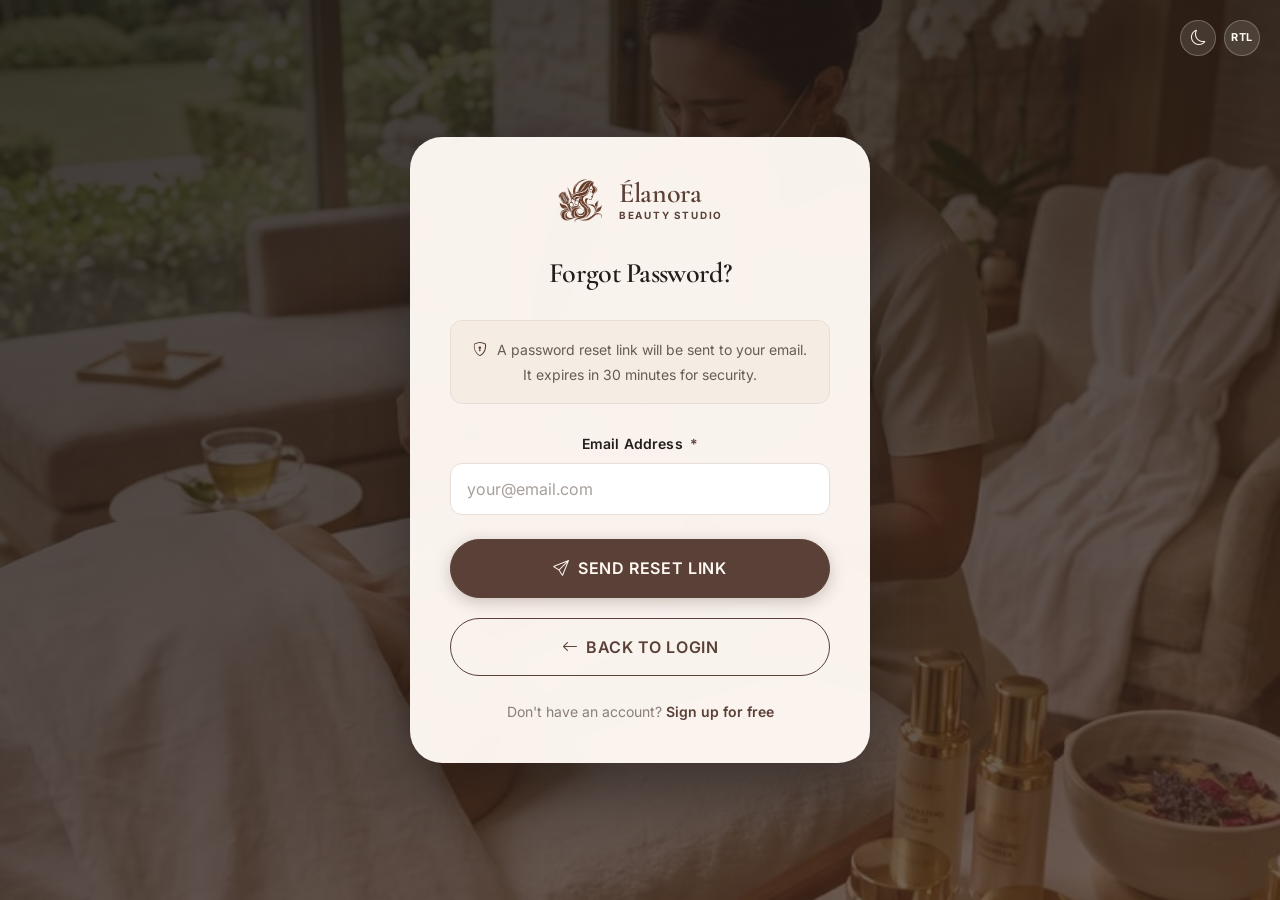
<file: forgot-password.html>
<!DOCTYPE html>
<html lang="en" dir="ltr" data-theme="light">

<head>
  <meta charset="UTF-8">
  <meta name="viewport" content="width=device-width, initial-scale=1.0">
  <title>Forgot Password — Élanora Beauty Studio</title>
  <meta name="description"
    content="Reset your Élanora Beauty Studio account password. Enter your email address and we'll send you a secure reset link.">
  <link rel="icon" href="assets/images/common/logo.png" type="image/png">
  <link href="https://cdn.jsdelivr.net/npm/bootstrap@5.3.8/dist/css/bootstrap.min.css" rel="stylesheet">
  <link href="https://cdn.jsdelivr.net/npm/bootstrap-icons@1.11.3/font/bootstrap-icons.min.css" rel="stylesheet">
  <link rel="stylesheet" href="assets/css/variables.css">
  <link rel="stylesheet" href="assets/css/base.css">
  <link rel="stylesheet" href="assets/css/header.css">
  <link rel="stylesheet" href="assets/css/buttons.css">
  <link rel="stylesheet" href="assets/css/forms.css">
  <link rel="stylesheet" href="assets/css/animations.css">
  <link rel="stylesheet" href="assets/css/auth.css">
  <link rel="stylesheet" href="assets/css/theme-dark.css">
  <link rel="stylesheet" href="assets/css/rtl.css">
  <link rel="stylesheet" href="assets/css/responsive/mobile.css">
  <link rel="stylesheet" href="assets/css/responsive/target-views.css">
</head>

<body class="auth-page auth-page-forgot">

  <!-- Auth Utilities -->
  <div class="eb-auth-utils">
    <button class="eb-toggle-btn" data-action="toggle-theme" title="Toggle Theme"><i
        class="bi bi-moon theme-toggle-icon"></i></button>
    <button class="eb-toggle-btn" data-action="toggle-dir" title="Toggle RTL"><span
        class="rtl-toggle-label eb-rtl-label">RTL</span></button>
  </div>

  <div class="eb-auth-wrapper">
    <div class="eb-auth-bg" style="background-image:url('assets/images/pages/meet-spa.jpg');"></div>
    <div class="eb-auth-overlay"
      style="background:linear-gradient(160deg,rgba(24,20,18,0.85) 0%,rgba(60,40,30,0.7) 100%);"></div>

    <div class="eb-auth-card">

      <!-- Brand -->
      <a href="index.html" class="eb-auth-brand">
        <div class="eb-auth-brand-badge"><img src="assets/images/common/logo.png" alt="Élanora Beauty Studio Logo">
        </div>
        <div class="eb-auth-brand-text">
          <span class="eb-auth-brand-name">Élanora</span>
          <span class="eb-auth-brand-tagline">BEAUTY STUDIO</span>
        </div>
      </a>

      <h2 class="eb-auth-title">Forgot Password?</h2>
      <br>

      <!-- Instruction box -->
      <div class="eb-auth-instruction">
        <i class="bi bi-shield-lock"></i>
        A password reset link will be sent to your email. It expires in 30 minutes for security.
      </div>

      <!-- Forgot Password Form -->
      <form id="forgotForm" novalidate>
        <div class="eb-auth-form-content">
          <div class="eb-form-group">
            <label class="eb-form-label" for="forgotEmail">Email Address <span class="required">*</span></label>
            <input type="email" id="forgotEmail" class="eb-form-control" placeholder="your@email.com" required>
          </div>

          <button type="submit" class="eb-btn eb-btn-primary eb-btn-lg w-100 mb-3" id="forgotSubmit">
            <i class="bi bi-send"></i> Send Reset Link
          </button>

          <a href="login.html" class="eb-btn eb-btn-outline eb-btn-lg w-100" style="justify-content:center;">
            <i class="bi bi-arrow-left"></i> Back to Login
          </a>
        </div>

        <!-- Success state (hidden by default) -->
        <div class="eb-auth-success" id="forgotSuccess" style="display:none;">
          <div class="eb-auth-success-icon"><i class="bi bi-envelope-check-fill"></i></div>
          <h4 style="font-family:var(--font-heading);color:var(--color-heading);margin-bottom:0.5rem;">Reset Link Sent!
          </h4>
          <p
            style="font-size:var(--fs-small);color:var(--color-text);line-height:var(--lh-relaxed);margin-bottom:1.5rem;">
            We've sent a password reset link to your email. Please check your inbox (and spam folder) and follow the
            instructions within 30 minutes.</p>
          <a href="login.html" class="eb-btn eb-btn-primary w-100" style="justify-content:center;">
            <i class="bi bi-arrow-left"></i> Return to Login
          </a>
        </div>
      </form>

      <p class="eb-auth-footer-text">Don't have an account? <a href="signup.html">Sign up for free</a></p>

    </div>
  </div>

  <script src="https://cdn.jsdelivr.net/npm/bootstrap@5.3.8/dist/js/bootstrap.bundle.min.js"></script>
  <script src="assets/js/main.js"></script>
</body>

</html>
</file>
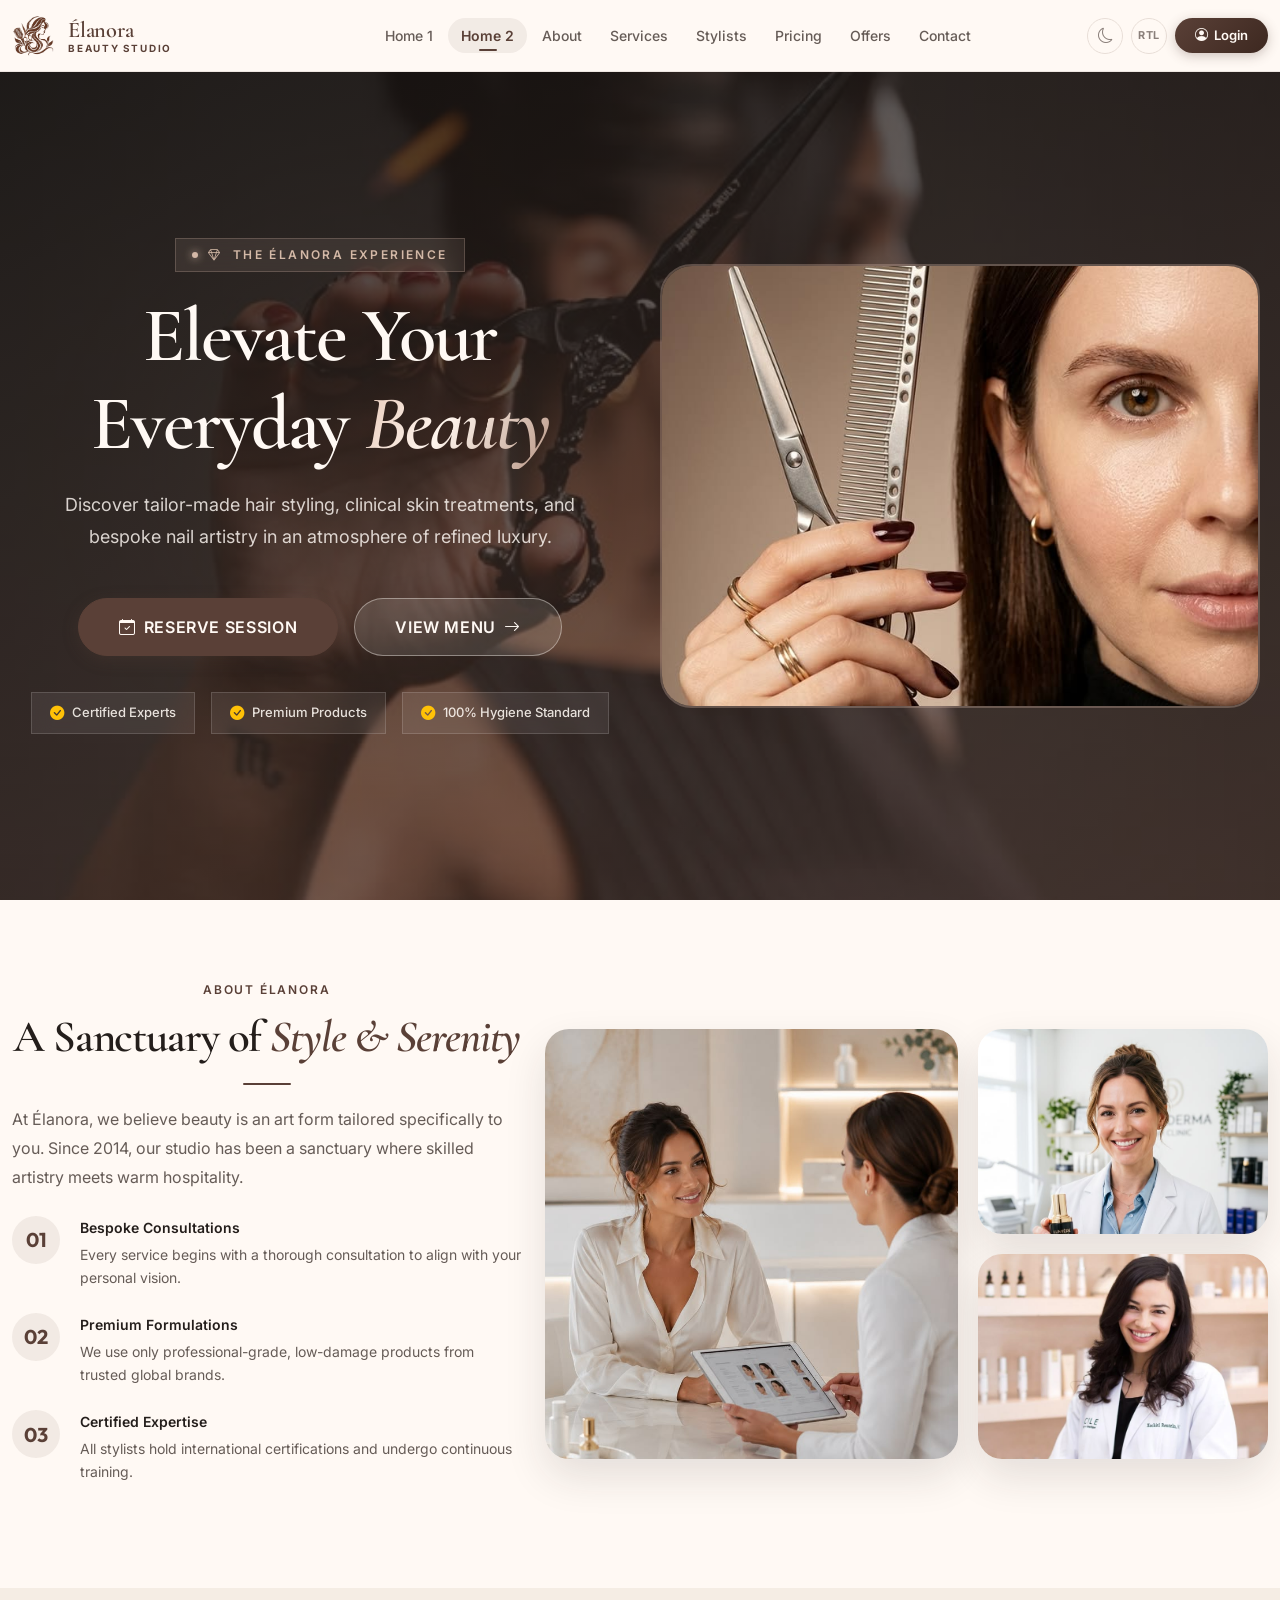
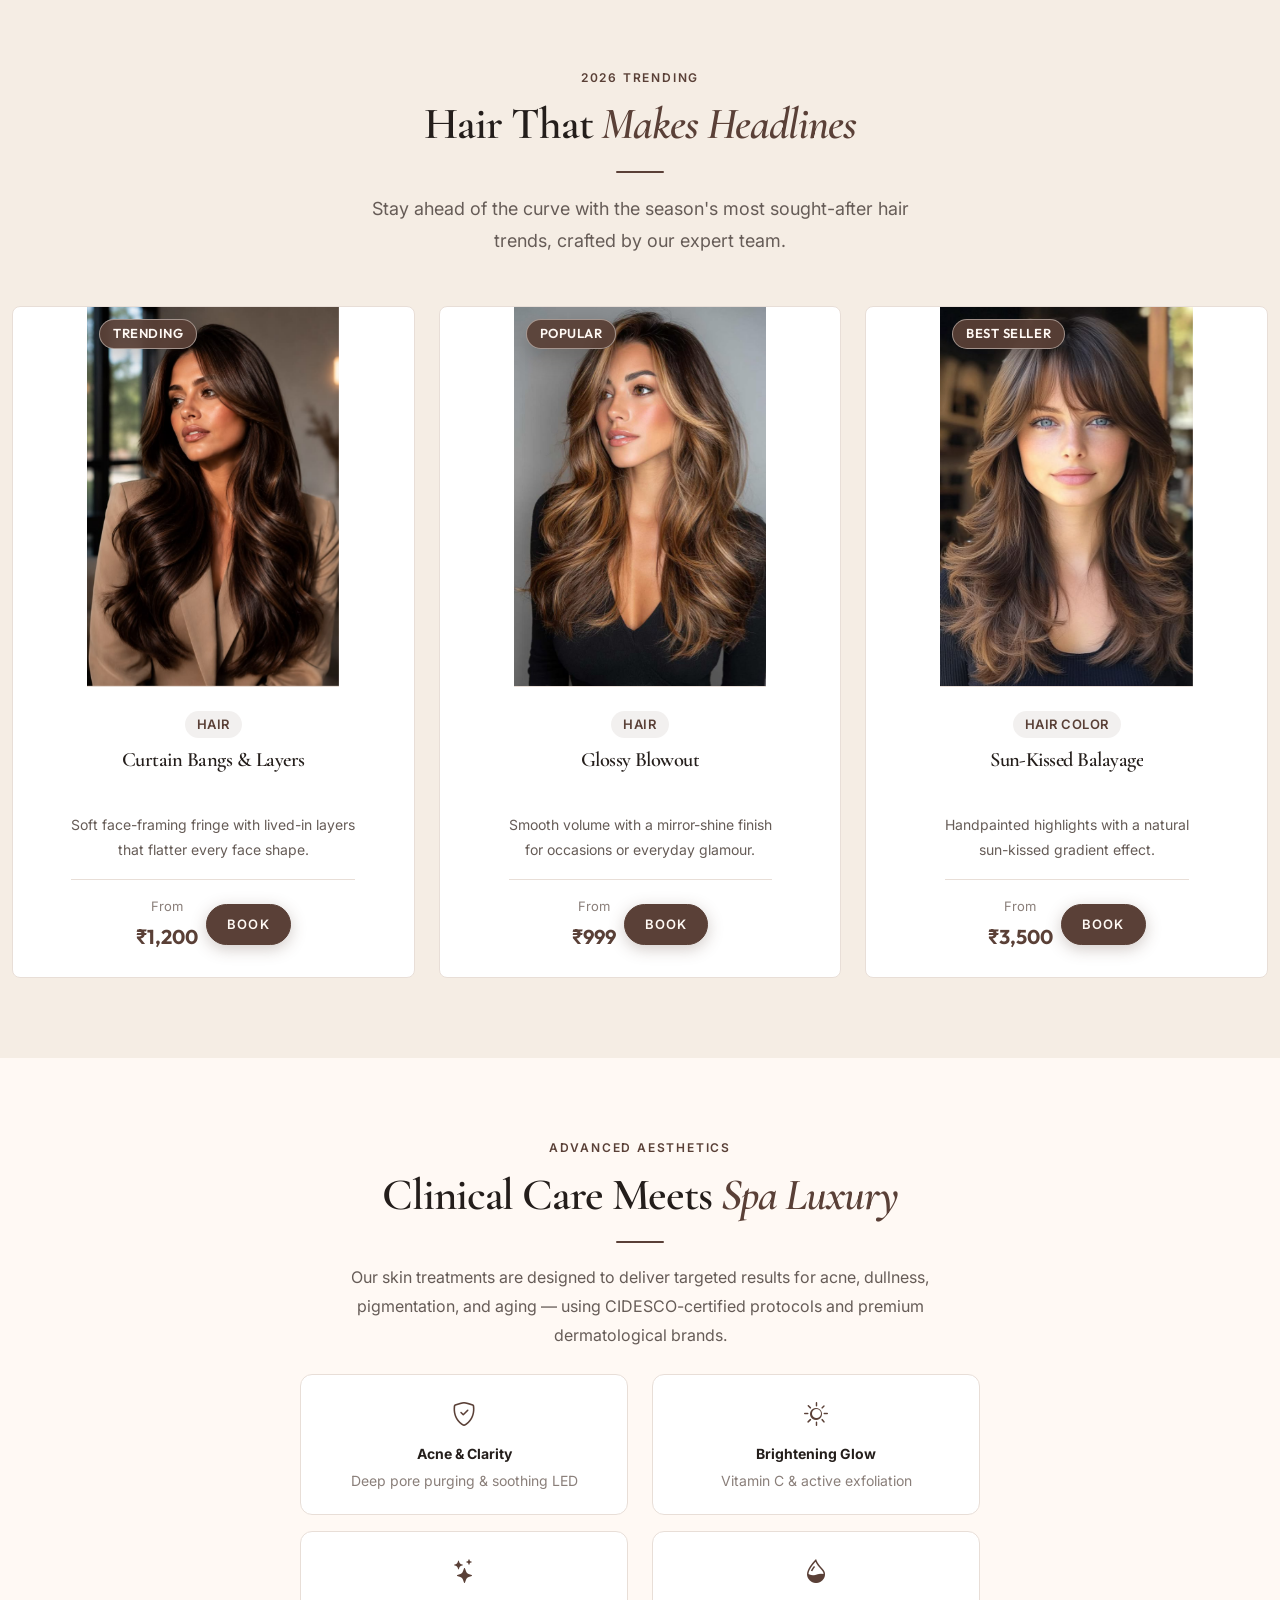
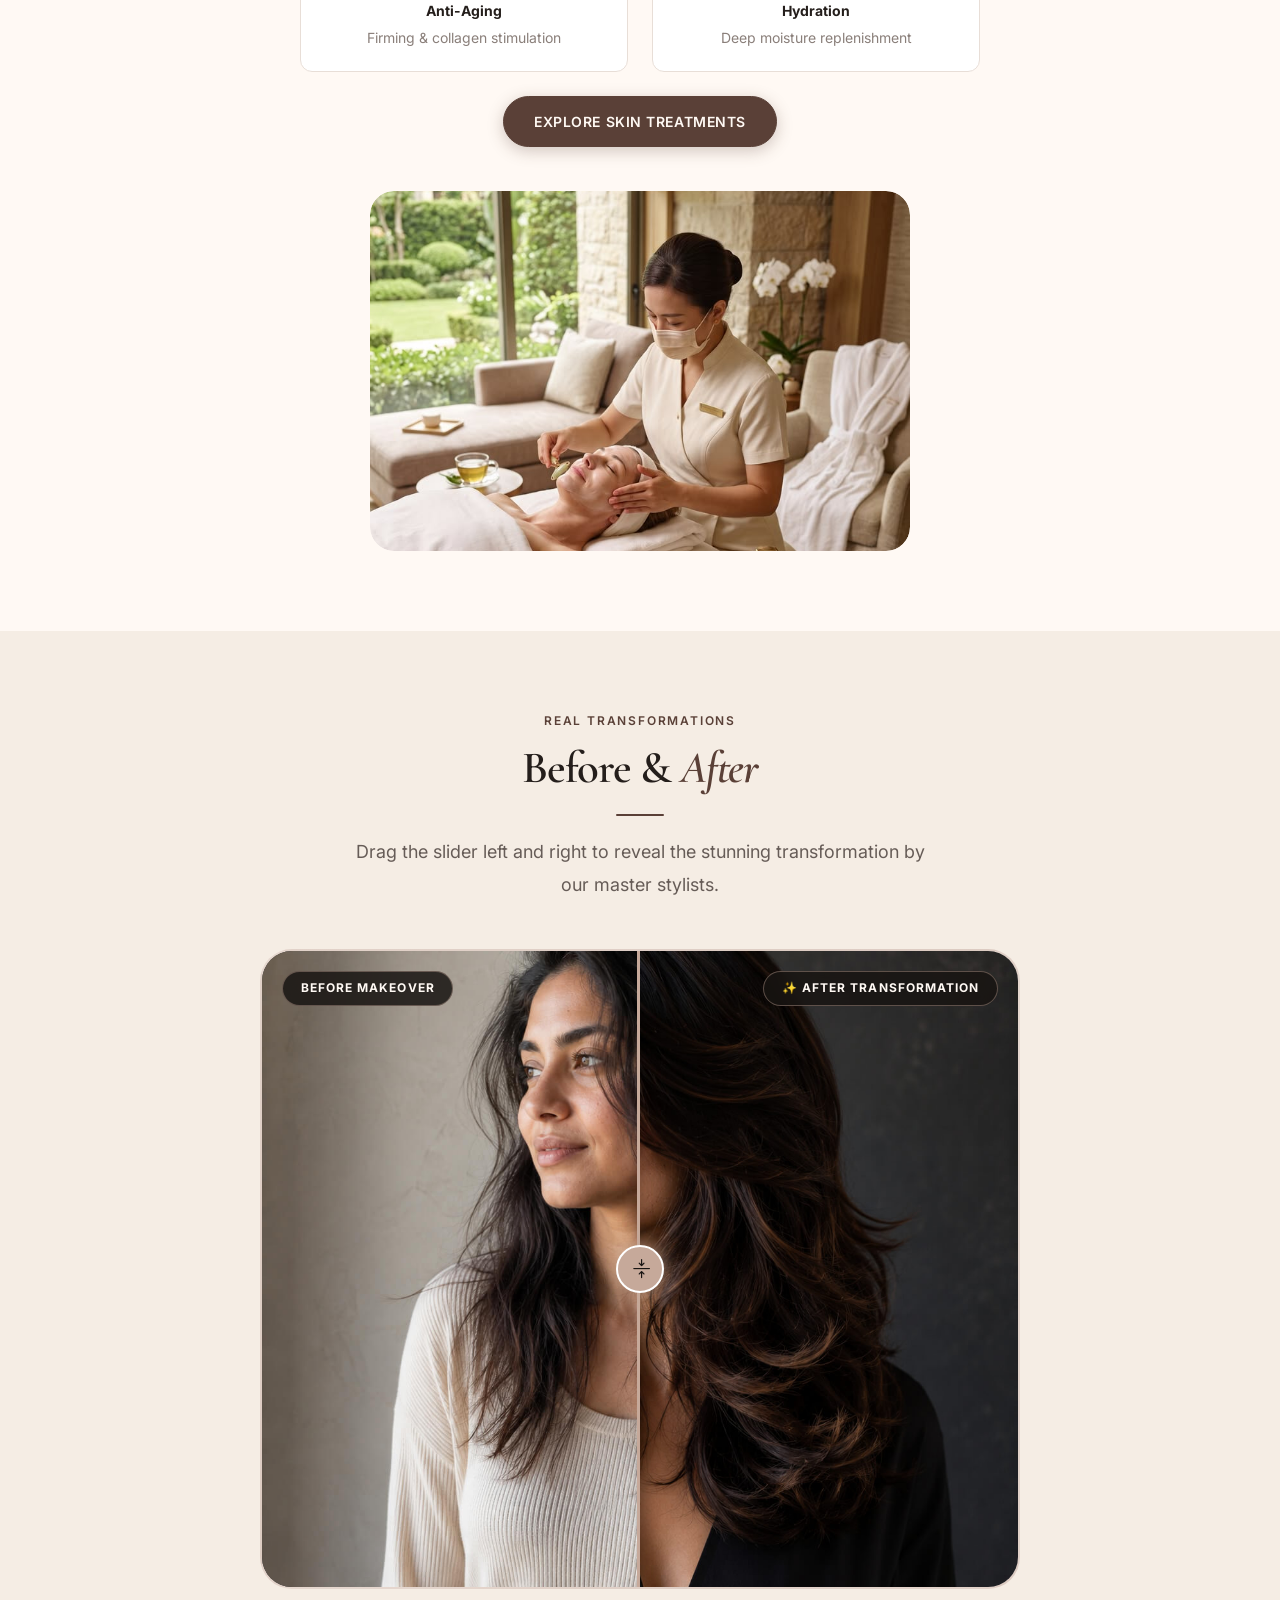
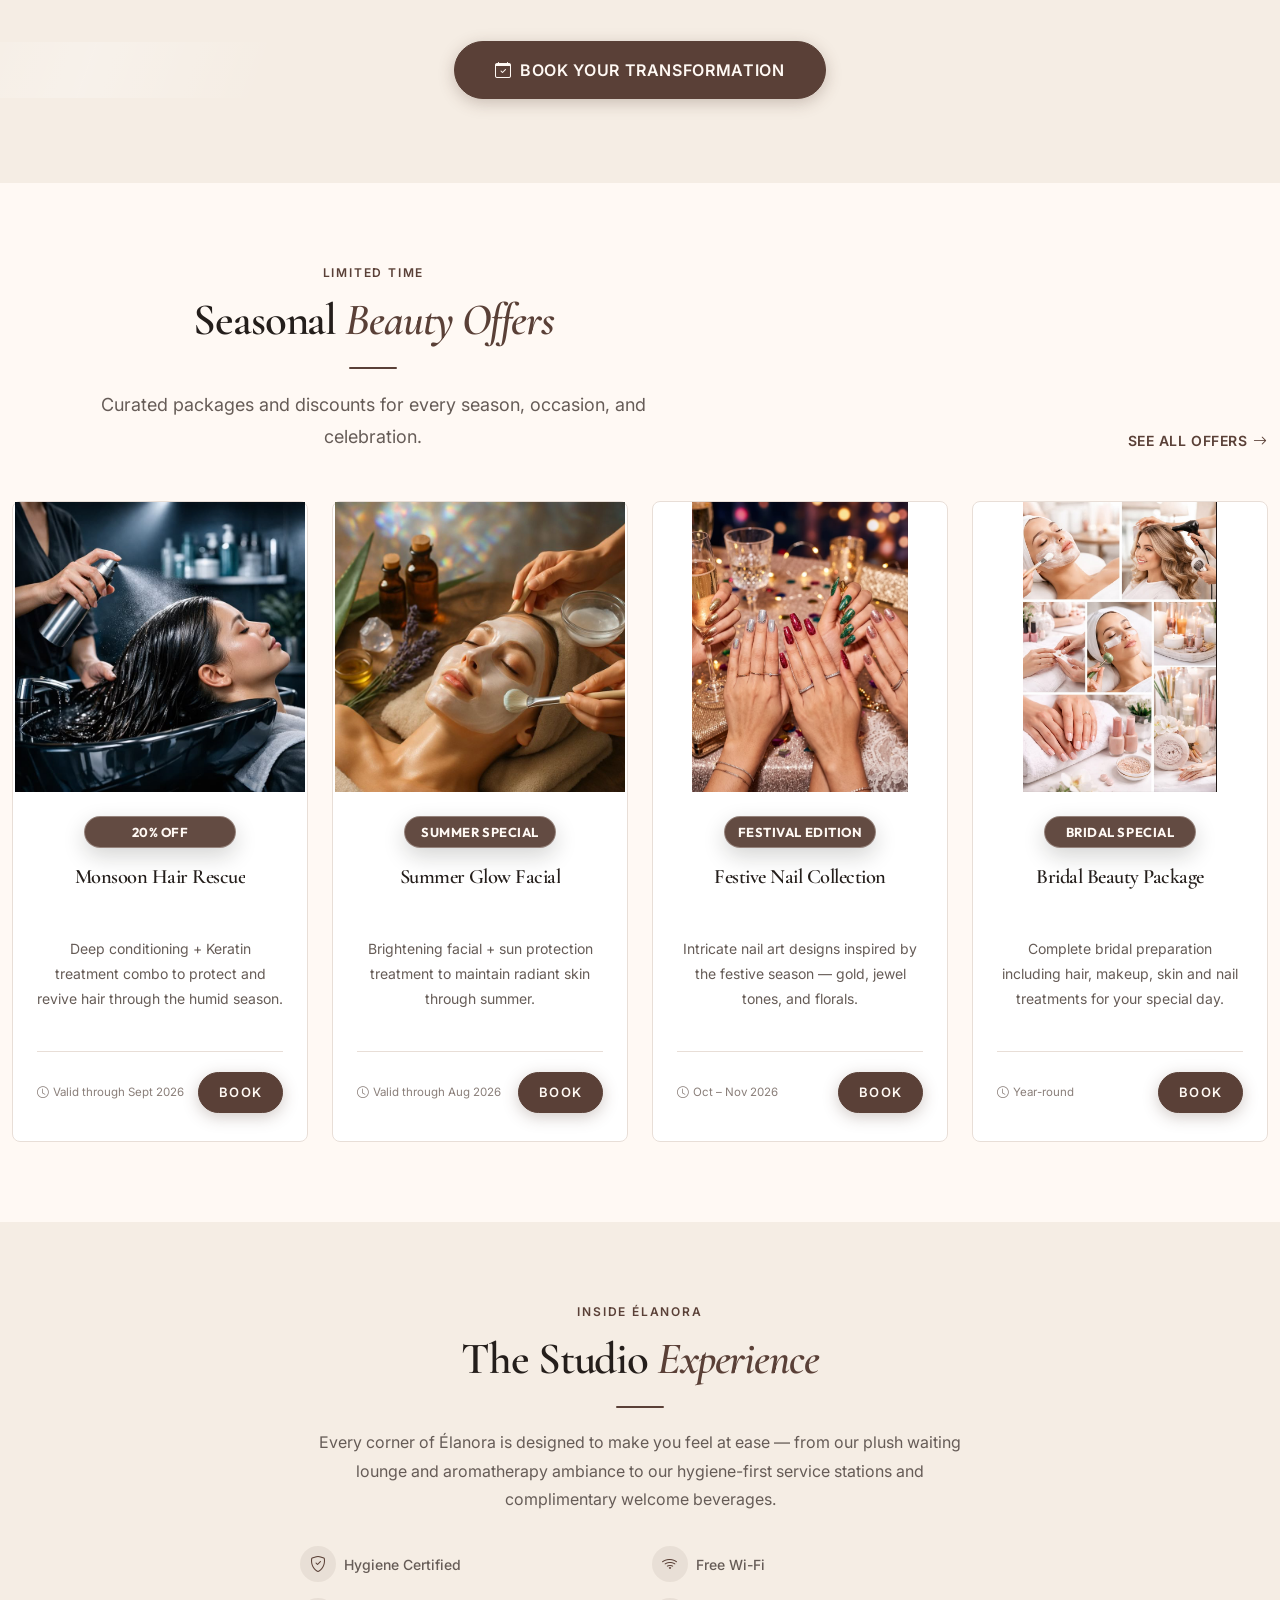
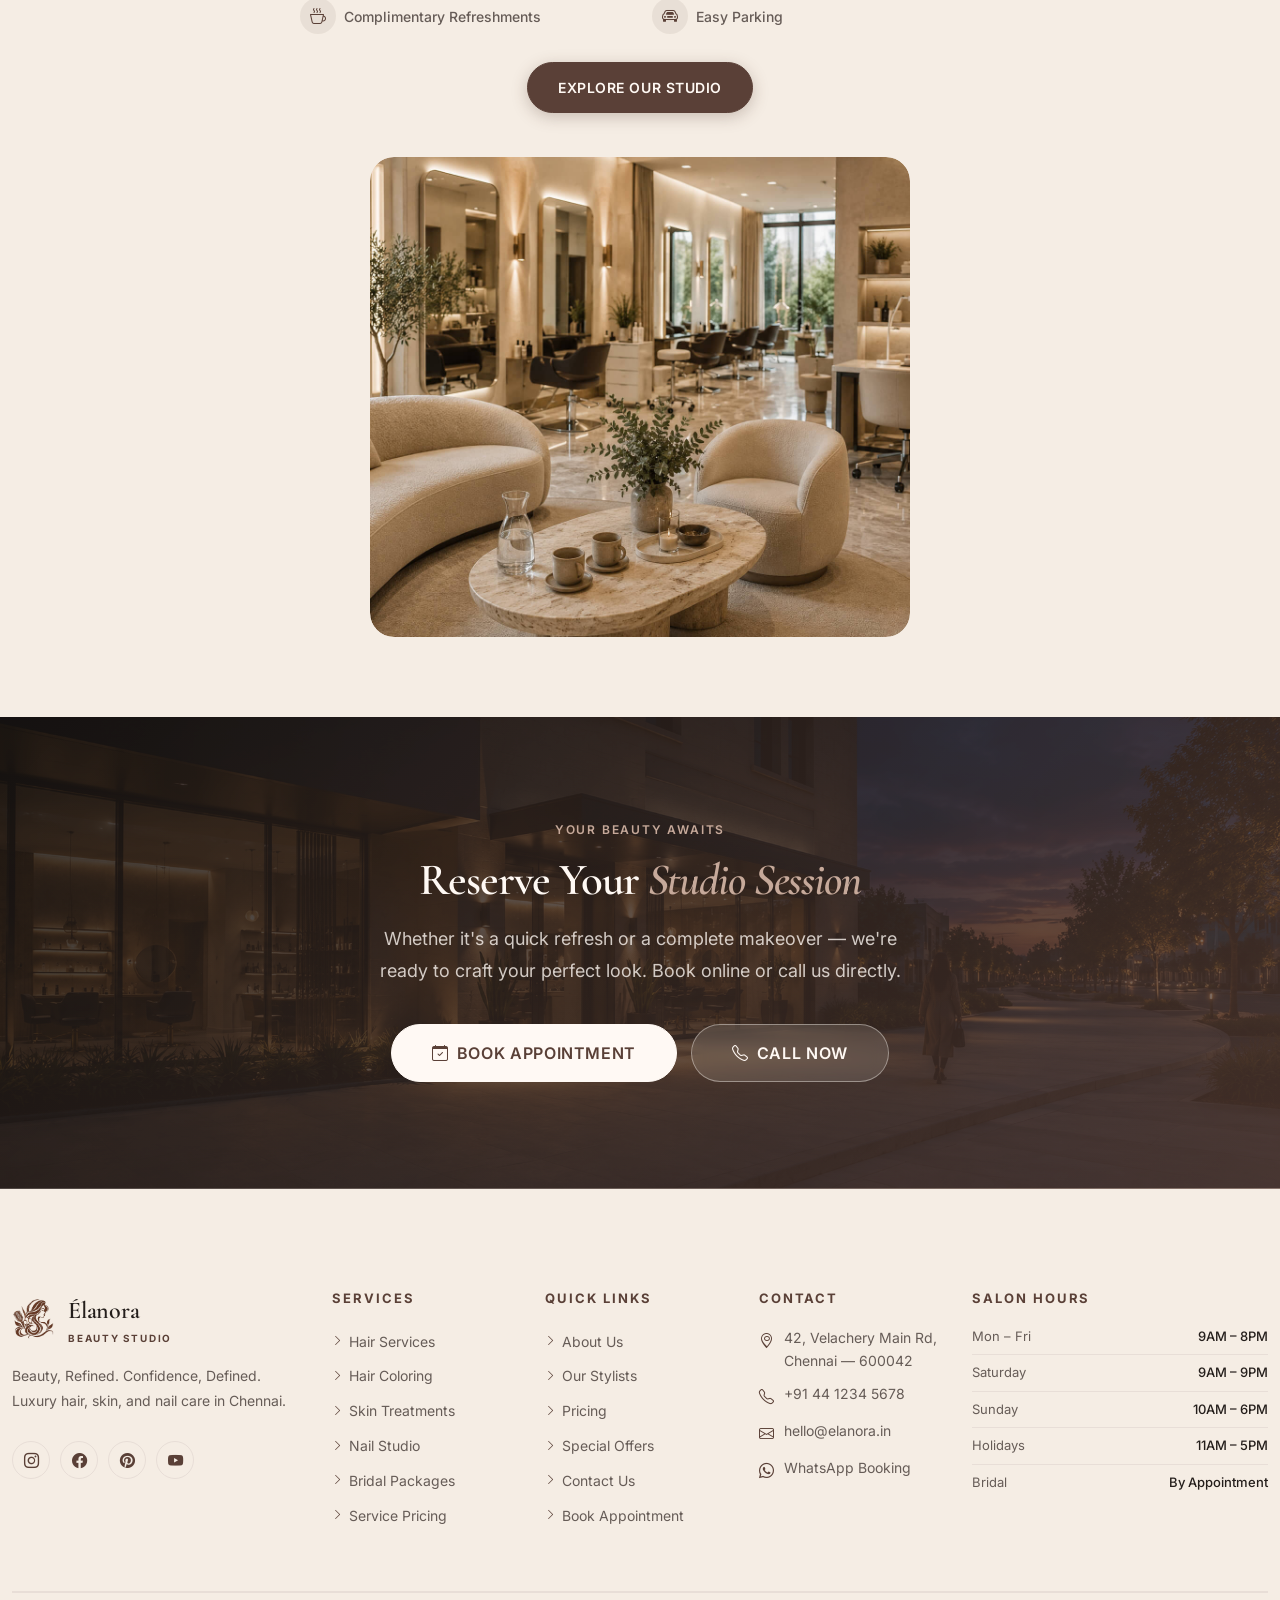
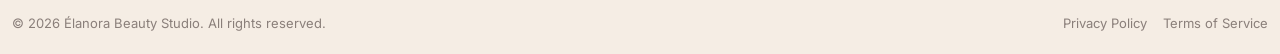
<file: home2.html>
<!DOCTYPE html>
<html lang="en" dir="ltr" data-theme="light">

<head>
  <meta charset="UTF-8">
  <meta name="viewport" content="width=device-width, initial-scale=1.0">
  <title> Home 2 - Élanora Beauty Studio </title>
  <meta name="description"
    content="Discover Élanora's editorial approach to beauty — trending hair, personalised skincare, and seasonal beauty packages for every occasion.">
  <link rel="icon" href="assets/images/common/logo.png" type="image/png">
  <link href="https://cdn.jsdelivr.net/npm/bootstrap@5.3.8/dist/css/bootstrap.min.css" rel="stylesheet">
  <link href="https://cdn.jsdelivr.net/npm/bootstrap-icons@1.11.3/font/bootstrap-icons.min.css" rel="stylesheet">
  <link rel="stylesheet" href="assets/css/variables.css">
  <link rel="stylesheet" href="assets/css/base.css">
  <link rel="stylesheet" href="assets/css/header.css">
  <link rel="stylesheet" href="assets/css/banner.css">
  <link rel="stylesheet" href="assets/css/buttons.css">
  <link rel="stylesheet" href="assets/css/cards.css">
  <link rel="stylesheet" href="assets/css/forms.css">
  <link rel="stylesheet" href="assets/css/sections.css">
  <link rel="stylesheet" href="assets/css/animations.css">
  <link rel="stylesheet" href="assets/css/footer.css">
  <link rel="stylesheet" href="assets/css/auth.css">
  <link rel="stylesheet" href="assets/css/theme-dark.css">
  <link rel="stylesheet" href="assets/css/rtl.css">
  <link rel="stylesheet" href="assets/css/responsive/desktop.css">
  <link rel="stylesheet" href="assets/css/responsive/tablet.css">
  <link rel="stylesheet" href="assets/css/responsive/mobile.css">
  <link rel="stylesheet" href="assets/css/responsive/target-views.css">
</head>

<body>

  <!-- HEADER -->
  <header class="eb-header" id="header">
    <div class="container">
      <a href="index.html" class="eb-brand">
        <div class="eb-brand-logo-badge"><img src="assets/images/common/logo.png" alt="Élanora Beauty Studio Logo">
        </div>
        <div class="eb-brand-text">
          <span class="eb-brand-name">Élanora</span>
          <span class="eb-brand-tagline">BEAUTY STUDIO</span>
        </div>
      </a>
      <nav class="eb-nav eb-nav-desktop" id="mainNav">
        <a href="index.html" class="eb-nav-link">Home 1</a>
        <a href="home2.html" class="eb-nav-link active">Home 2</a>
        <a href="about.html" class="eb-nav-link">About</a>
        <a href="services.html" class="eb-nav-link">Services</a>
        <a href="stylists.html" class="eb-nav-link">Stylists</a>
        <a href="pricing.html" class="eb-nav-link">Pricing</a>
        <a href="offers.html" class="eb-nav-link">Offers</a>
        <a href="contact.html" class="eb-nav-link">Contact</a>
      </nav>
      <div class="eb-header-utils">
        <button class="eb-toggle-btn" data-action="toggle-theme" title="Toggle Theme"><i
            class="bi bi-moon theme-toggle-icon"></i></button>
        <button class="eb-toggle-btn" data-action="toggle-dir" title="Toggle RTL/LTR"><span
            class="rtl-toggle-label eb-rtl-label">RTL</span></button>
        <a href="login.html" class="eb-login-btn"><i class="bi bi-person-circle"></i> Login</a>
      </div>
      <button class="eb-menu-toggle" id="menuToggle"
        aria-label="Toggle Menu"><span></span><span></span><span></span></button>
    </div>
  </header>

  <div class="eb-mobile-nav" id="mobileNav">
    <nav class="eb-nav">
      <a href="index.html" class="eb-nav-link">Home 1</a>
      <a href="home2.html" class="eb-nav-link active">Home 2</a>
      <a href="about.html" class="eb-nav-link">About</a>
      <a href="services.html" class="eb-nav-link">Services</a>
      <a href="stylists.html" class="eb-nav-link">Stylists</a>
      <a href="pricing.html" class="eb-nav-link">Pricing</a>
      <a href="offers.html" class="eb-nav-link">Offers</a>
      <a href="contact.html" class="eb-nav-link">Contact</a>
    </nav>
    <div class="eb-mobile-nav-utils">
      <button class="eb-toggle-btn" data-action="toggle-theme"><i class="bi bi-moon theme-toggle-icon"></i></button>
      <button class="eb-toggle-btn" data-action="toggle-dir"><span
          class="rtl-toggle-label eb-rtl-label">RTL</span></button>
      <a href="login.html" class="eb-login-btn"><i class="bi bi-person-circle"></i> Login</a>
    </div>
  </div>

  <!-- HERO -->
  <section class="eb-hero" id="hero2">
    <div class="eb-hero-bg" style="background-image:url('assets/images/hero/home2-hero1.jpg');"></div>
    <div class="eb-hero-glow"></div>
    <div class="eb-hero-overlay"
      style="background:linear-gradient(160deg,rgba(24,20,18,0.78) 0%,rgba(90,64,55,0.55) 100%);"></div>
    <div class="container">
      <div class="row align-items-center g-4 eb-hero-row-fix">
        <div class="col-lg-6 col-xl-6 eb-hero-text-col">
          <div class="eb-hero-content" style="padding-top:5rem;padding-bottom:5rem;">
            <span class="eb-hero-eyebrow anim-blur-in"><i class="bi bi-gem"></i> The Élanora Experience</span>
            <h1 class="eb-hero-title anim-split-up">Elevate Your Everyday <em>Beauty</em></h1>
            <p class="eb-hero-subtitle anim-fade-up anim-d2" style="max-width:540px;margin:0 0 2rem;">Discover
              tailor-made hair styling, clinical skin treatments, and bespoke nail artistry in an atmosphere of refined
              luxury.</p>
            <div class="eb-hero-actions anim-fade-up anim-d3">
              <a href="contact.html#appointment"
                class="eb-btn eb-btn-primary eb-btn-lg eb-btn-pulse anim-shimmer-border">
                <i class="bi bi-calendar-check"></i> Reserve Session
              </a>
              <a href="services.html" class="eb-btn eb-btn-ghost eb-btn-lg">
                View Menu <i class="bi bi-arrow-right"></i>
              </a>
            </div>
            <div class="d-flex flex-wrap gap-3 mt-4 anim-fade-up anim-d4">
              <span class="eb-hero-chip"><i class="bi bi-check-circle-fill text-warning"></i> Certified Experts</span>
              <span class="eb-hero-chip"><i class="bi bi-check-circle-fill text-warning"></i> Premium Products</span>
              <span class="eb-hero-chip"><i class="bi bi-check-circle-fill text-warning"></i> 100% Hygiene
                Standard</span>
            </div>
          </div>
        </div>
        <div class="col-lg-6 col-xl-6 eb-hero-img-col">
          <div class="eb-hero-visual p-2">
            <div
              style="border-radius:var(--radius-2xl);overflow:hidden;box-shadow:var(--shadow-2xl);border:2px solid rgba(198,169,154,0.35);position:relative;">
              <img src="assets/images/hero/home2-hero2.jpg" alt="Élanora Beauty Studio Banner" loading="lazy"
                style="width:100%;height:440px;object-fit:cover;display:block;">
            </div>
          </div>
        </div>
      </div>
    </div>
  </section>

  <!-- SECTION 1: ABOUT STUDIO BRIEF -->
  <section class="eb-section" id="studio-brief">
    <div class="container">
      <div class="row align-items-center g-5">
        <div class="col-lg-5 anim anim-slide-left">
          <span class="eb-eyebrow">About Élanora</span>
          <h2 class="eb-section-title">A Sanctuary of <em>Style & Serenity</em></h2>
          <div class="eb-divider"></div>
          <p class="mb-4" style="color:var(--color-text);line-height:var(--lh-relaxed);">At Élanora, we believe beauty
            is an art form tailored specifically to you. Since 2014, our studio has been a sanctuary where skilled
            artistry meets warm hospitality.</p>
          <div class="eb-experience-list mb-4">
            <div class="eb-experience-item">
              <div class="eb-experience-number">01</div>
              <div>
                <div class="eb-experience-title">Bespoke Consultations</div>
                <div class="eb-experience-desc">Every service begins with a thorough consultation to align with your
                  personal vision.</div>
              </div>
            </div>
            <div class="eb-experience-item">
              <div class="eb-experience-number">02</div>
              <div>
                <div class="eb-experience-title">Premium Formulations</div>
                <div class="eb-experience-desc">We use only professional-grade, low-damage products from trusted global
                  brands.</div>
              </div>
            </div>
            <div class="eb-experience-item">
              <div class="eb-experience-number">03</div>
              <div>
                <div class="eb-experience-title">Certified Expertise</div>
                <div class="eb-experience-desc">All stylists hold international certifications and undergo continuous
                  training.</div>
              </div>
            </div>
          </div>
        </div>
        <div class="col-lg-7 anim anim-slide-right">
          <div class="eb-studio-brief-grid">
            <div class="eb-studio-brief-main">
              <div class="eb-img-ratio" style="border-radius:var(--radius-xl);">
                <img src="assets/images/pages/home2-ab-1.jpg" alt="Élanora salon interior" loading="lazy">
              </div>
            </div>
            <div class="eb-studio-brief-side">
              <div class="eb-img-ratio" style="border-radius:var(--radius-xl);">
                <img src="assets/images/pages/home2-ab-2.jpg" alt="Skin treatment" loading="lazy">
              </div>
              <div class="eb-img-ratio" style="border-radius:var(--radius-xl);">
                <img src="assets/images/pages/home2-ab-3.jpg" alt="Nail art" loading="lazy">
              </div>
            </div>
          </div>
        </div>
      </div>
    </div>
  </section>

  <!-- SECTION 2: TRENDING HAIR SERVICES -->
  <section class="eb-section eb-section-bg" id="trending-hair">
    <div class="container">
      <div class="text-center mb-5 anim">
        <span class="eb-eyebrow">2026 Trending</span>
        <h2 class="eb-section-title">Hair That <em>Makes Headlines</em></h2>
        <div class="eb-divider eb-divider-center"></div>
        <p class="eb-section-subtitle eb-section-subtitle-center">Stay ahead of the curve with the season's most
          sought-after hair trends, crafted by our expert team.</p>
      </div>
      <div class="row g-4">
        <div class="col-md-4 anim anim-d1">
          <div class="eb-card hover-lift">
            <div class="eb-card-img" style="height:240px;">
              <img src="assets/images/pages/hair-1.jpg" alt="Curtain Bangs" loading="lazy">
              <span class="eb-card-img-badge"><span class="eb-badge eb-badge-primary">Trending</span></span>
            </div>
            <div class="eb-card-body">
              <span class="eb-card-tag">Hair</span>
              <h4 class="eb-card-title">Curtain Bangs & Layers</h4>
              <p class="eb-card-desc">Soft face-framing fringe with lived-in layers<br>that flatter every face shape.
              </p>
              <div class="eb-card-footer">
                <div><span class="eb-card-price-from">From</span><span class="eb-card-price">₹1,200</span></div>
                <a href="contact.html#appointment" class="eb-btn eb-btn-primary eb-btn-sm">Book</a>
              </div>
            </div>
          </div>
        </div>
        <div class="col-md-4 anim anim-d2">
          <div class="eb-card hover-lift">
            <div class="eb-card-img" style="height:240px;">
              <img src="assets/images/pages/hair-2.jpg" alt="Glossy Blowout" loading="lazy">
              <span class="eb-card-img-badge"><span class="eb-badge eb-badge-primary">Popular</span></span>
            </div>
            <div class="eb-card-body">
              <span class="eb-card-tag">Hair</span>
              <h4 class="eb-card-title">Glossy Blowout</h4>
              <p class="eb-card-desc">Smooth volume with a mirror-shine finish<br>for occasions or everyday glamour.</p>
              <div class="eb-card-footer">
                <div><span class="eb-card-price-from">From</span><span class="eb-card-price">₹999</span></div>
                <a href="contact.html#appointment" class="eb-btn eb-btn-primary eb-btn-sm">Book</a>
              </div>
            </div>
          </div>
        </div>
        <div class="col-md-4 anim anim-d3">
          <div class="eb-card hover-lift">
            <div class="eb-card-img" style="height:240px;">
              <img src="assets/images/pages/hair-3.jpg" alt="Balayage Glow" loading="lazy">
              <span class="eb-card-img-badge"><span class="eb-badge eb-badge-primary">Best Seller</span></span>
            </div>
            <div class="eb-card-body">
              <span class="eb-card-tag">Hair Color</span>
              <h4 class="eb-card-title">Sun-Kissed Balayage</h4>
              <p class="eb-card-desc">Handpainted highlights with a natural<br>sun-kissed gradient effect.</p>
              <div class="eb-card-footer">
                <div><span class="eb-card-price-from">From</span><span class="eb-card-price">₹3,500</span></div>
                <a href="contact.html#appointment" class="eb-btn eb-btn-primary eb-btn-sm">Book</a>
              </div>
            </div>
          </div>
        </div>
      </div>
    </div>
  </section>

  <!-- SECTION 3: SKINCARE SCIENCE -->
  <section class="eb-section" id="skincare-science">
    <div class="container">
      <div class="eb-split">
        <div class="anim anim-slide-left">
          <span class="eb-eyebrow">Advanced Aesthetics</span>
          <h2 class="eb-section-title">Clinical Care Meets <em>Spa Luxury</em></h2>
          <div class="eb-divider"></div>
          <p style="color:var(--color-text);line-height:var(--lh-relaxed);margin-bottom:1.5rem;">Our skin treatments are
            designed to deliver targeted results for acne, dullness, pigmentation, and aging — using CIDESCO-certified
            protocols and premium dermatological brands.</p>
          <div class="row g-3">
            <div class="col-6">
              <div
                style="padding:1.25rem;border:1px solid var(--color-border);border-radius:var(--radius-md);background:var(--color-card-bg);">
                <i class="bi bi-shield-check"
                  style="color:var(--color-primary);font-size:1.5rem;display:block;margin-bottom:0.5rem;"></i>
                <strong
                  style="font-size:var(--fs-small);color:var(--color-heading);display:block;margin-bottom:2px;">Acne &
                  Clarity</strong>
                <small style="color:var(--color-text-secondary);">Deep pore purging & soothing LED</small>
              </div>
            </div>
            <div class="col-6">
              <div
                style="padding:1.25rem;border:1px solid var(--color-border);border-radius:var(--radius-md);background:var(--color-card-bg);">
                <i class="bi bi-sun"
                  style="color:var(--color-primary);font-size:1.5rem;display:block;margin-bottom:0.5rem;"></i>
                <strong
                  style="font-size:var(--fs-small);color:var(--color-heading);display:block;margin-bottom:2px;">Brightening
                  Glow</strong>
                <small style="color:var(--color-text-secondary);">Vitamin C & active exfoliation</small>
              </div>
            </div>
            <div class="col-6">
              <div
                style="padding:1.25rem;border:1px solid var(--color-border);border-radius:var(--radius-md);background:var(--color-card-bg);">
                <i class="bi bi-stars"
                  style="color:var(--color-primary);font-size:1.5rem;display:block;margin-bottom:0.5rem;"></i>
                <strong
                  style="font-size:var(--fs-small);color:var(--color-heading);display:block;margin-bottom:2px;">Anti-Aging</strong>
                <small style="color:var(--color-text-secondary);">Firming & collagen stimulation</small>
              </div>
            </div>
            <div class="col-6">
              <div
                style="padding:1.25rem;border:1px solid var(--color-border);border-radius:var(--radius-md);background:var(--color-card-bg);">
                <i class="bi bi-droplet-half"
                  style="color:var(--color-primary);font-size:1.5rem;display:block;margin-bottom:0.5rem;"></i>
                <strong
                  style="font-size:var(--fs-small);color:var(--color-heading);display:block;margin-bottom:2px;">Hydration</strong>
                <small style="color:var(--color-text-secondary);">Deep moisture replenishment</small>
              </div>
            </div>
          </div>

          <a href="services.html#skin" class="eb-btn eb-btn-primary mt-4">Explore Skin Treatments</a>
        </div>
        <div class="eb-split-media anim anim-slide-right">
          <div class="eb-split-image">
            <img src="assets/images/pages/meet-spa.jpg" alt="Personalized Skin Treatment" loading="lazy">
          </div>
        </div>
      </div>
    </div>
  </section>

  <!-- SECTION 4: BEFORE & AFTER SHOWCASE -->
  <section class="eb-section eb-section-bg" id="before-after">
    <div class="container">
      <div class="text-center mb-5 anim">
        <span class="eb-eyebrow">Real Transformations</span>
        <h2 class="eb-section-title">Before & <em>After</em></h2>
        <div class="eb-divider eb-divider-center"></div>
        <p class="eb-section-subtitle eb-section-subtitle-center">Drag the slider left and right to reveal the stunning
          transformation by our master stylists.</p>
      </div>

      <div class="eb-ba-wrapper anim">
        <!-- After Layer (Base Image) -->
        <img src="assets/images/pages/after.jpg" alt="After Hair Transformation" class="eb-ba-after-img">
        <span class="eb-ba-badge eb-ba-badge-after">✨ After Transformation</span>

        <!-- Before Layer (Overlay Image) -->
        <div class="eb-ba-before-layer">
          <img src="assets/images/pages/before.jpg" alt="Before Hair Transformation" class="eb-ba-before-img">
        </div>
        <span class="eb-ba-badge eb-ba-badge-before">Before Makeover</span>

        <!-- Draggable Handle -->
        <div class="eb-ba-handle">
          <i class="bi bi-arrows-collapse-vertical" style="transform:rotate(90deg);"></i>
        </div>

        <!-- Interactive Range Slider Overlay -->
        <input type="range" class="eb-ba-slider-input" min="0" max="100" value="50"
          aria-label="Before and after image comparison slider">
      </div>

      <div class="text-center mt-5">
        <a href="contact.html#appointment" class="eb-btn eb-btn-primary eb-btn-lg eb-btn-pulse anim-shimmer-border">
          <i class="bi bi-calendar-check"></i> Book Your Transformation
        </a>
      </div>
    </div>
  </section>

  <!-- SECTION 5: SEASONAL BEAUTY OFFERS -->
  <section class="eb-section" id="seasonal-offers-h2">
    <div class="container">
      <div class="row align-items-end mb-5">
        <div class="col-md-7 anim">
          <span class="eb-eyebrow">Limited Time</span>
          <h2 class="eb-section-title">Seasonal <em>Beauty Offers</em></h2>
          <div class="eb-divider"></div>
          <p class="eb-section-subtitle">Curated packages and discounts for every season, occasion, and celebration.</p>
        </div>
        <div class="col-md-5 text-md-end">
          <a href="offers.html" class="eb-btn-link anim">See All Offers <i class="bi bi-arrow-right"></i></a>
        </div>
      </div>

      <div class="row g-4">
        <div class="col-md-6 col-lg-3 anim anim-d1">
          <div class="eb-card eb-offer-card hover-lift">
            <div class="eb-card-img" style="height:200px;">
              <img src="assets/images/pages/limitted-1.jpg" alt="Monsoon Hair Care" loading="lazy">
            </div>
            <div class="eb-card-body">
              <span class="eb-offer-badge">20% Off</span>
              <h4 class="eb-card-title">Monsoon Hair Rescue</h4>
              <p class="eb-card-desc">Deep conditioning + Keratin treatment combo to protect and revive hair through the
                humid season.</p>
              <div class="eb-card-footer">
                <span class="eb-offer-validity"><i class="bi bi-clock"></i> Valid through Sept 2026</span>
                <a href="contact.html#appointment" class="eb-btn eb-btn-primary eb-btn-sm">Book</a>
              </div>
            </div>
          </div>
        </div>
        <div class="col-md-6 col-lg-3 anim anim-d2">
          <div class="eb-card eb-offer-card hover-lift">
            <div class="eb-card-img" style="height:200px;">
              <img src="assets/images/pages/limitted-2.jpg" alt="Summer Glow" loading="lazy">
            </div>
            <div class="eb-card-body">
              <span class="eb-offer-badge badge-gold">Summer Special</span>
              <h4 class="eb-card-title">Summer Glow Facial</h4>
              <p class="eb-card-desc">Brightening facial + sun protection treatment to maintain radiant skin through
                summer.</p>
              <div class="eb-card-footer">
                <span class="eb-offer-validity"><i class="bi bi-clock"></i> Valid through Aug 2026</span>
                <a href="contact.html#appointment" class="eb-btn eb-btn-primary eb-btn-sm">Book</a>
              </div>
            </div>
          </div>
        </div>
        <div class="col-md-6 col-lg-3 anim anim-d3">
          <div class="eb-card eb-offer-card hover-lift">
            <div class="eb-card-img" style="height:200px;">
              <img src="assets/images/pages/limitted-3.jpg" alt="Festival Nails" loading="lazy">
            </div>
            <div class="eb-card-body">
              <span class="eb-offer-badge badge-rose">Festival Edition</span>
              <h4 class="eb-card-title">Festive Nail Collection</h4>
              <p class="eb-card-desc">Intricate nail art designs inspired by the festive season — gold, jewel tones, and
                florals.</p>
              <div class="eb-card-footer">
                <span class="eb-offer-validity"><i class="bi bi-clock"></i> Oct – Nov 2026</span>
                <a href="contact.html#appointment" class="eb-btn eb-btn-primary eb-btn-sm">Book</a>
              </div>
            </div>
          </div>
        </div>
        <div class="col-md-6 col-lg-3 anim anim-d4">
          <div class="eb-card eb-offer-card hover-lift">
            <div class="eb-card-img" style="height:200px;">
              <img src="assets/images/pages/limitted-4.jpg" alt="Bridal Package" loading="lazy">
            </div>
            <div class="eb-card-body">
              <span class="eb-offer-badge">Bridal Special</span>
              <h4 class="eb-card-title">Bridal Beauty Package</h4>
              <p class="eb-card-desc">Complete bridal preparation including hair, makeup, skin and nail treatments for
                your special day.</p>
              <div class="eb-card-footer">
                <span class="eb-offer-validity"><i class="bi bi-clock"></i> Year-round</span>
                <a href="contact.html#appointment" class="eb-btn eb-btn-primary eb-btn-sm">Book</a>
              </div>
            </div>
          </div>
        </div>
      </div>
    </div>
  </section>

  <!-- SECTION 6: STUDIO EXPERIENCE -->
  <section class="eb-section eb-section-bg" id="studio-experience">
    <div class="container">
      <div class="eb-split eb-split-reverse">
        <div class="anim anim-slide-right">
          <span class="eb-eyebrow">Inside Élanora</span>
          <h2 class="eb-section-title">The Studio <em>Experience</em></h2>
          <div class="eb-divider"></div>
          <p style="color:var(--color-text);line-height:var(--lh-relaxed);margin-bottom:2rem;">Every corner of Élanora
            is designed to make you feel at ease — from our plush waiting lounge and aromatherapy ambiance to our
            hygiene-first service stations and complimentary welcome beverages.</p>
          <div class="row g-3 mb-4">
            <div class="col-6">
              <div class="d-flex align-items-center gap-2">
                <div
                  style="width:36px;height:36px;border-radius:var(--radius-circle);background:var(--color-primary-light);color:var(--color-primary);display:flex;align-items:center;justify-content:center;flex-shrink:0;">
                  <i class="bi bi-shield-check"></i>
                </div>
                <small style="color:var(--color-text);font-weight:var(--fw-medium);">Hygiene Certified</small>
              </div>
            </div>
            <div class="col-6">
              <div class="d-flex align-items-center gap-2">
                <div
                  style="width:36px;height:36px;border-radius:var(--radius-circle);background:var(--color-primary-light);color:var(--color-primary);display:flex;align-items:center;justify-content:center;flex-shrink:0;">
                  <i class="bi bi-wifi"></i>
                </div>
                <small style="color:var(--color-text);font-weight:var(--fw-medium);">Free Wi-Fi</small>
              </div>
            </div>
            <div class="col-6">
              <div class="d-flex align-items-center gap-2">
                <div
                  style="width:36px;height:36px;border-radius:var(--radius-circle);background:var(--color-primary-light);color:var(--color-primary);display:flex;align-items:center;justify-content:center;flex-shrink:0;">
                  <i class="bi bi-cup-hot"></i>
                </div>
                <small style="color:var(--color-text);font-weight:var(--fw-medium);">Complimentary Refreshments</small>
              </div>
            </div>
            <div class="col-6">
              <div class="d-flex align-items-center gap-2">
                <div
                  style="width:36px;height:36px;border-radius:var(--radius-circle);background:var(--color-primary-light);color:var(--color-primary);display:flex;align-items:center;justify-content:center;flex-shrink:0;">
                  <i class="bi bi-car-front"></i>
                </div>
                <small style="color:var(--color-text);font-weight:var(--fw-medium);">Easy Parking</small>
              </div>
            </div>
          </div>
          <a href="about.html" class="eb-btn eb-btn-primary">Explore Our Studio</a>
        </div>
        <div class="eb-split-media anim anim-slide-left">
          <div class="eb-split-image" style="height:480px;">
            <img src="assets/images/pages/inside-studio.jpg" alt="Élanora Studio Interior" loading="lazy">
          </div>
        </div>
      </div>
    </div>
  </section>

  <!-- SECTION 7: BOOKING CTA -->
  <section class="eb-cta-section" id="cta-home2">
    <div class="eb-cta-section-bg" style="background-image:url('assets/images/cta/home2-cta.png');"></div>
    <div class="eb-cta-section-overlay"></div>
    <div class="container">
      <div class="eb-cta-section-content anim">
        <span class="eb-cta-eyebrow">Your Beauty Awaits</span>
        <h2 class="eb-cta-title">Reserve Your <em>Studio Session</em></h2>
        <p class="eb-cta-subtitle">Whether it's a quick refresh or a complete makeover — we're ready to craft your
          perfect look. Book online or call us directly.</p>
        <div class="eb-cta-actions">
          <a href="contact.html#appointment" class="eb-btn eb-btn-light eb-btn-lg"><i class="bi bi-calendar-check"></i>
            Book Appointment</a>
          <a href="tel:+914412345678" class="eb-btn eb-btn-ghost eb-btn-lg"><i class="bi bi-telephone"></i> Call Now</a>
        </div>
      </div>
    </div>
  </section>

  <!-- FOOTER -->
  <footer class="eb-footer">
    <div class="container">
      <div class="eb-footer-top">
        <div class="row g-5">
          <div class="col-lg-3 col-md-6">
            <a href="index.html" class="eb-footer-brand">
              <div class="eb-footer-brand-badge"><img src="assets/images/common/logo.png"
                  alt="Élanora Beauty Studio Logo"></div>
              <div>
                <span class="eb-footer-brand-name">Élanora</span>
                <span class="eb-footer-brand-tagline">BEAUTY STUDIO</span>
              </div>
            </a>
            <p class="eb-footer-about-text mt-3">Beauty, Refined. Confidence, Defined.<br>Luxury hair, skin, and nail
              care in Chennai.</p>
            <div class="eb-footer-social">
              <a href="#" class="eb-footer-social-link" aria-label="Instagram"><i class="bi bi-instagram"></i></a>
              <a href="#" class="eb-footer-social-link" aria-label="Facebook"><i class="bi bi-facebook"></i></a>
              <a href="#" class="eb-footer-social-link" aria-label="Pinterest"><i class="bi bi-pinterest"></i></a>
              <a href="#" class="eb-footer-social-link" aria-label="YouTube"><i class="bi bi-youtube"></i></a>
            </div>
          </div>
          <div class="col-lg-2 col-md-6">
            <h6 class="eb-footer-col-title">Services</h6>
            <ul class="eb-footer-links">
              <li><a href="services.html#hair"><i class="bi bi-chevron-right"></i> Hair Services</a></li>
              <li><a href="services.html#hair"><i class="bi bi-chevron-right"></i> Hair Coloring</a></li>
              <li><a href="services.html#skin"><i class="bi bi-chevron-right"></i> Skin Treatments</a></li>
              <li><a href="services.html#nails"><i class="bi bi-chevron-right"></i> Nail Studio</a></li>
              <li><a href="offers.html"><i class="bi bi-chevron-right"></i> Bridal Packages</a></li>
              <li><a href="pricing.html"><i class="bi bi-chevron-right"></i> Service Pricing</a></li>
            </ul>
          </div>
          <div class="col-lg-2 col-md-6">
            <h6 class="eb-footer-col-title">Quick Links</h6>
            <ul class="eb-footer-links">
              <li><a href="about.html"><i class="bi bi-chevron-right"></i> About Us</a></li>
              <li><a href="stylists.html"><i class="bi bi-chevron-right"></i> Our Stylists</a></li>
              <li><a href="pricing.html"><i class="bi bi-chevron-right"></i> Pricing</a></li>
              <li><a href="offers.html"><i class="bi bi-chevron-right"></i> Special Offers</a></li>
              <li><a href="contact.html"><i class="bi bi-chevron-right"></i> Contact Us</a></li>
              <li><a href="contact.html#appointment"><i class="bi bi-chevron-right"></i> Book Appointment</a></li>
            </ul>
          </div>
          <div class="col-lg-2 col-md-6">
            <h6 class="eb-footer-col-title">Contact</h6>
            <ul class="eb-footer-contact-list">
              <li><i class="bi bi-geo-alt"></i> 42, Velachery Main Rd, Chennai — 600042</li>
              <li><i class="bi bi-telephone"></i> <a href="tel:+914412345678">+91 44 1234 5678</a></li>
              <li><i class="bi bi-envelope"></i> <a href="mailto:hello@elanora.in">hello@elanora.in</a></li>
              <li><i class="bi bi-whatsapp"></i> <a href="https://wa.me/914412345678">WhatsApp Booking</a></li>
            </ul>
          </div>
          <div class="col-lg-3 col-md-6">
            <h6 class="eb-footer-col-title">Salon Hours</h6>
            <ul class="eb-footer-hours">
              <li><span>Mon – Fri</span><span>9AM – 8PM</span></li>
              <li><span>Saturday</span><span>9AM – 9PM</span></li>
              <li><span>Sunday</span><span>10AM – 6PM</span></li>
              <li><span>Holidays</span><span>11AM – 5PM</span></li>
              <li><span>Bridal</span><span>By Appointment</span></li>
            </ul>
          </div>
        </div>
      </div>
      <div class="eb-footer-bottom">
        <span class="eb-footer-copyright">&copy; 2026 Élanora Beauty Studio. All rights reserved.</span>
        <div class="eb-footer-legal">
          <a href="#">Privacy Policy</a>
          <a href="#">Terms of Service</a>
        </div>
      </div>
    </div>
  </footer>

  <button id="scrollTopBtn" aria-label="Scroll to top"><i class="bi bi-arrow-up"></i></button>
  <script src="https://cdn.jsdelivr.net/npm/bootstrap@5.3.8/dist/js/bootstrap.bundle.min.js"></script>
  <script src="assets/js/main.js"></script>
  <script src="assets/js/header.js"></script>
  <script src="assets/js/filters.js"></script>
</body>

</html>
</file>
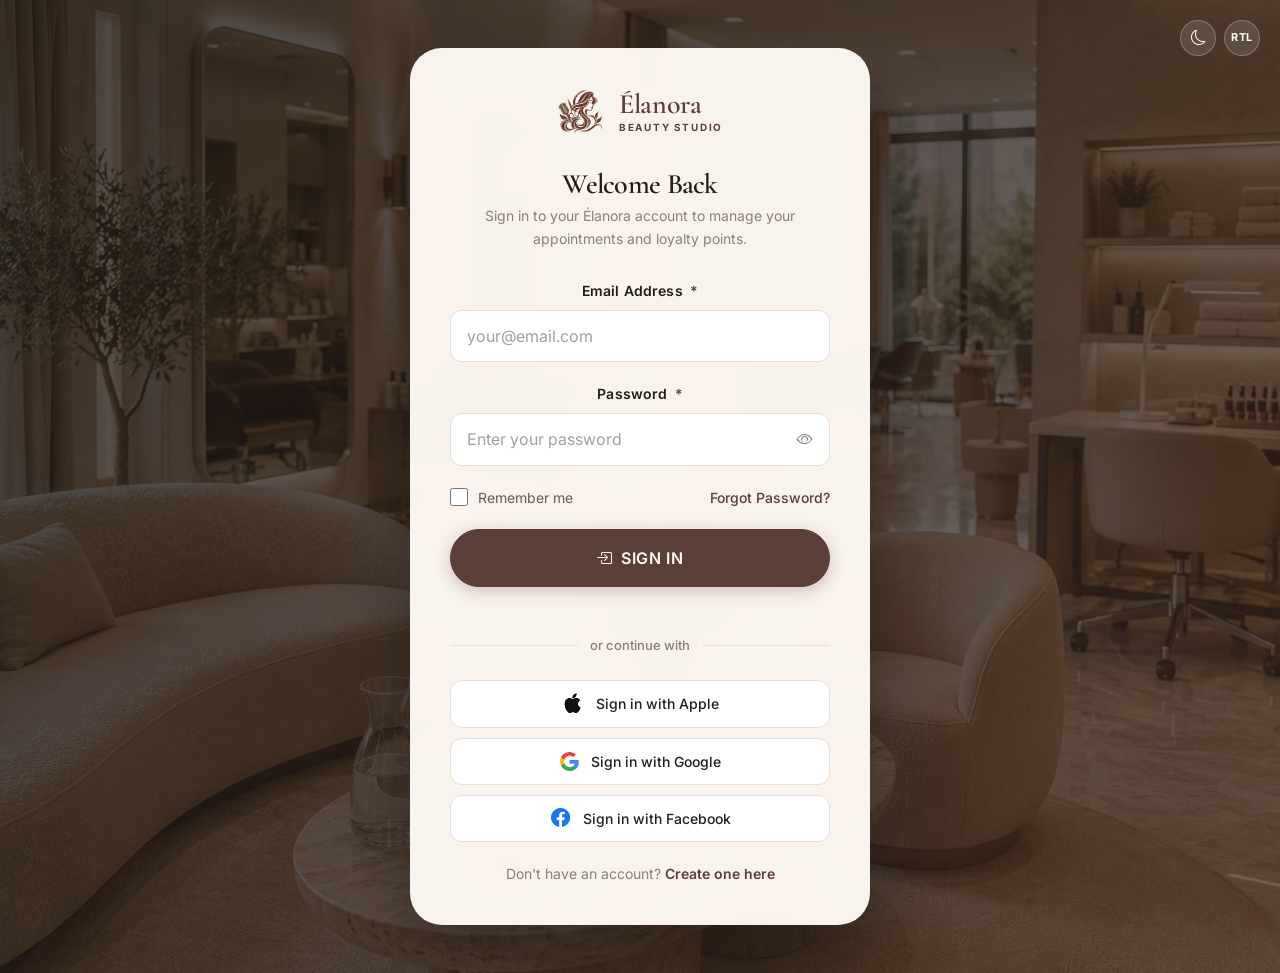
<file: login.html>
<!DOCTYPE html>
<html lang="en" dir="ltr" data-theme="light">

<head>
  <meta charset="UTF-8">
  <meta name="viewport" content="width=device-width, initial-scale=1.0">
  <title>Login — Élanora Beauty Studio </title>
  <meta name="description"
    content="Sign in to your Élanora Beauty Studio account to manage appointments, loyalty points, and exclusive member offers.">
  <link rel="icon" href="assets/images/common/logo.png" type="image/png">
  <link href="https://cdn.jsdelivr.net/npm/bootstrap@5.3.8/dist/css/bootstrap.min.css" rel="stylesheet">
  <link href="https://cdn.jsdelivr.net/npm/bootstrap-icons@1.11.3/font/bootstrap-icons.min.css" rel="stylesheet">
  <link rel="stylesheet" href="assets/css/variables.css">
  <link rel="stylesheet" href="assets/css/base.css">
  <link rel="stylesheet" href="assets/css/header.css">
  <link rel="stylesheet" href="assets/css/buttons.css">
  <link rel="stylesheet" href="assets/css/forms.css">
  <link rel="stylesheet" href="assets/css/animations.css">
  <link rel="stylesheet" href="assets/css/auth.css">
  <link rel="stylesheet" href="assets/css/theme-dark.css">
  <link rel="stylesheet" href="assets/css/rtl.css">
  <link rel="stylesheet" href="assets/css/responsive/mobile.css">
  <link rel="stylesheet" href="assets/css/responsive/target-views.css">
</head>

<body class="auth-page auth-page-login">

  <!-- Auth Utilities Bar -->
  <div class="eb-auth-utils">
    <button class="eb-toggle-btn" data-action="toggle-theme" title="Toggle Theme"><i
        class="bi bi-moon theme-toggle-icon"></i></button>
    <button class="eb-toggle-btn" data-action="toggle-dir" title="Toggle RTL"><span
        class="rtl-toggle-label eb-rtl-label">RTL</span></button>
  </div>

  <!-- Auth Wrapper -->
  <div class="eb-auth-wrapper">
    <div class="eb-auth-bg" style="background-image:url('assets/images/pages/inside-studio.jpg');"></div>
    <div class="eb-auth-overlay"></div>

    <div class="eb-auth-card">

      <!-- Brand -->
      <a href="index.html" class="eb-auth-brand">
        <div class="eb-auth-brand-badge"><img src="assets/images/common/logo.png" alt="Élanora Beauty Studio Logo">
        </div>
        <div class="eb-auth-brand-text">
          <span class="eb-auth-brand-name">Élanora</span>
          <span class="eb-auth-brand-tagline">BEAUTY STUDIO</span>
        </div>
      </a>

      <h2 class="eb-auth-title">Welcome Back</h2>
      <p class="eb-auth-subtitle">Sign in to your Élanora account to manage your appointments and loyalty points.</p>

      <!-- Login Form -->
      <form id="loginForm" novalidate>
        <div class="eb-form-group">
          <label class="eb-form-label" for="loginEmail">Email Address <span class="required">*</span></label>
          <input type="email" id="loginEmail" class="eb-form-control" placeholder="your@email.com" required>
        </div>

        <div class="eb-form-group">
          <label class="eb-form-label" for="loginPassword">Password <span class="required">*</span></label>
          <div class="eb-password-field">
            <input type="password" id="loginPassword" class="eb-form-control" placeholder="Enter your password"
              required>
            <button type="button" class="eb-password-toggle" aria-label="Toggle password visibility"><i
                class="bi bi-eye"></i></button>
          </div>
        </div>

        <div class="d-flex align-items-center justify-content-between mb-3">
          <label class="eb-form-check">
            <input type="checkbox" id="rememberMe">
            <span class="eb-form-check-label">Remember me</span>
          </label>
          <a href="forgot-password.html"
            style="font-size:var(--fs-small);color:var(--color-primary);text-decoration:none;font-weight:var(--fw-medium);">Forgot
            Password?</a>
        </div>

        <button type="submit" class="eb-btn eb-btn-primary eb-btn-lg w-100 mb-4" id="loginSubmit">
          <i class="bi bi-box-arrow-in-right"></i> Sign In
        </button>
      </form>

      <!-- Divider -->
      <div class="eb-auth-divider"><span>or continue with</span></div>

      <!-- Third-Party Auth -->
      <div class="eb-social-auth">
        <button class="eb-social-btn" type="button" aria-label="Sign in with Apple">
          <span class="social-icon apple"><i class="bi bi-apple"></i></span>
          <span>Sign in with Apple</span>
        </button>
        <button class="eb-social-btn" type="button" aria-label="Sign in with Google">
          <svg class="social-svg-icon" width="18" height="18" viewBox="0 0 24 24" xmlns="http://www.w3.org/2000/svg">
            <path fill="#4285F4" d="M23.745 12.27c0-.7-.06-1.4-.19-2.07H12v4.51h6.6c-.29 1.52-1.14 2.82-2.4 3.68v3.05h3.88c2.27-2.09 3.665-5.17 3.665-9.17z"/>
            <path fill="#34A853" d="M12 24c3.24 0 5.95-1.08 7.93-2.91l-3.88-3.05c-1.08.72-2.45 1.16-4.05 1.16-3.12 0-5.77-2.1-6.72-4.93H1.29v3.15C3.26 21.3 7.36 24 12 24z"/>
            <path fill="#FBBC05" d="M5.28 14.27c-.25-.72-.38-1.49-.38-2.27s.13-1.55.38-2.27V6.58H1.29C.47 8.21 0 10.05 0 12s.47 3.79 1.29 5.42l3.99-3.15z"/>
            <path fill="#EA4335" d="M12 4.75c1.77 0 3.35.61 4.6 1.8l3.42-3.42C17.95 1.19 15.24 0 12 0 7.36 0 3.26 2.7 1.29 6.58l3.99 3.15c.95-2.83 3.6-4.98 6.72-4.98z"/>
          </svg>
          <span>Sign in with Google</span>
        </button>
        <button class="eb-social-btn" type="button" aria-label="Sign in with Facebook">
          <span class="social-icon facebook"><i class="bi bi-facebook"></i></span>
          <span>Sign in with Facebook</span>
        </button>
      </div>

      <!-- Auth Footer -->
      <p class="eb-auth-footer-text">Don't have an account? <a href="signup.html">Create one here</a></p>

    </div>
  </div>

  <script src="https://cdn.jsdelivr.net/npm/bootstrap@5.3.8/dist/js/bootstrap.bundle.min.js"></script>
  <script src="assets/js/main.js"></script>
</body>

</html>
</file>
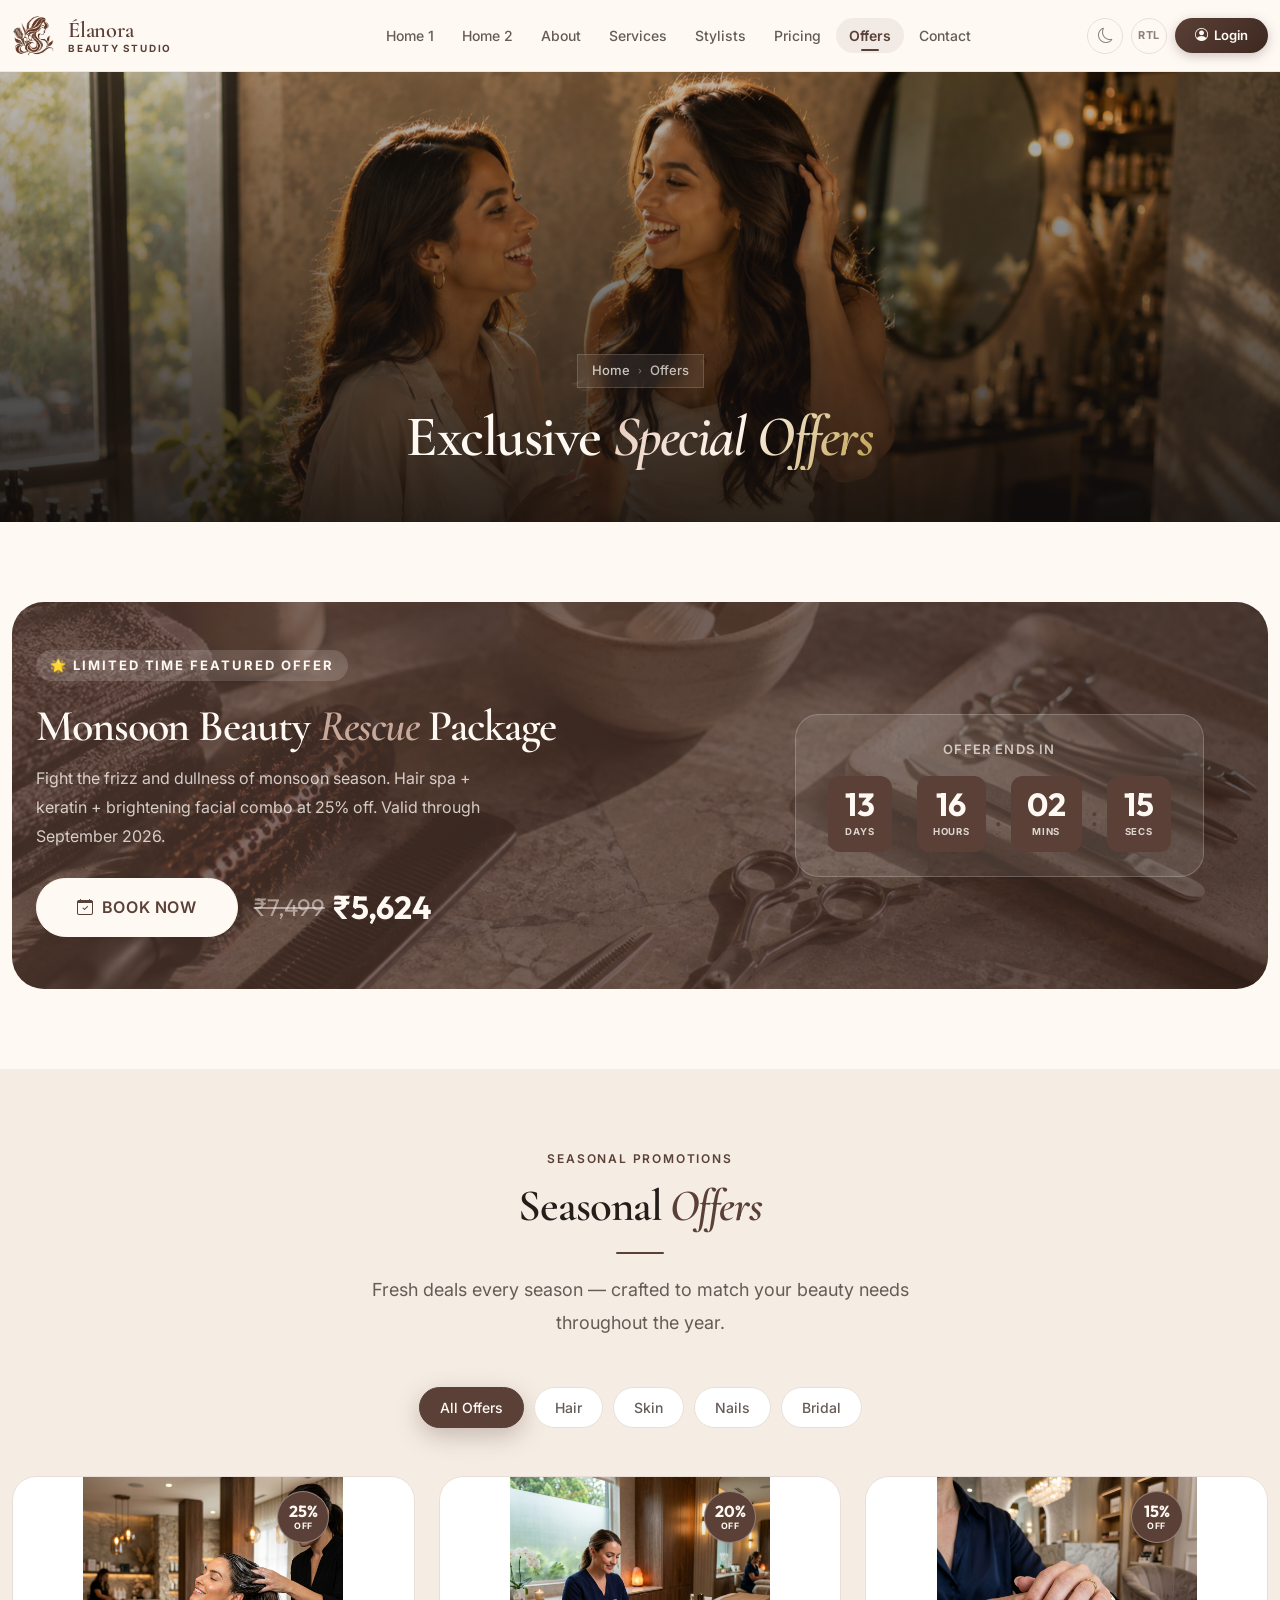
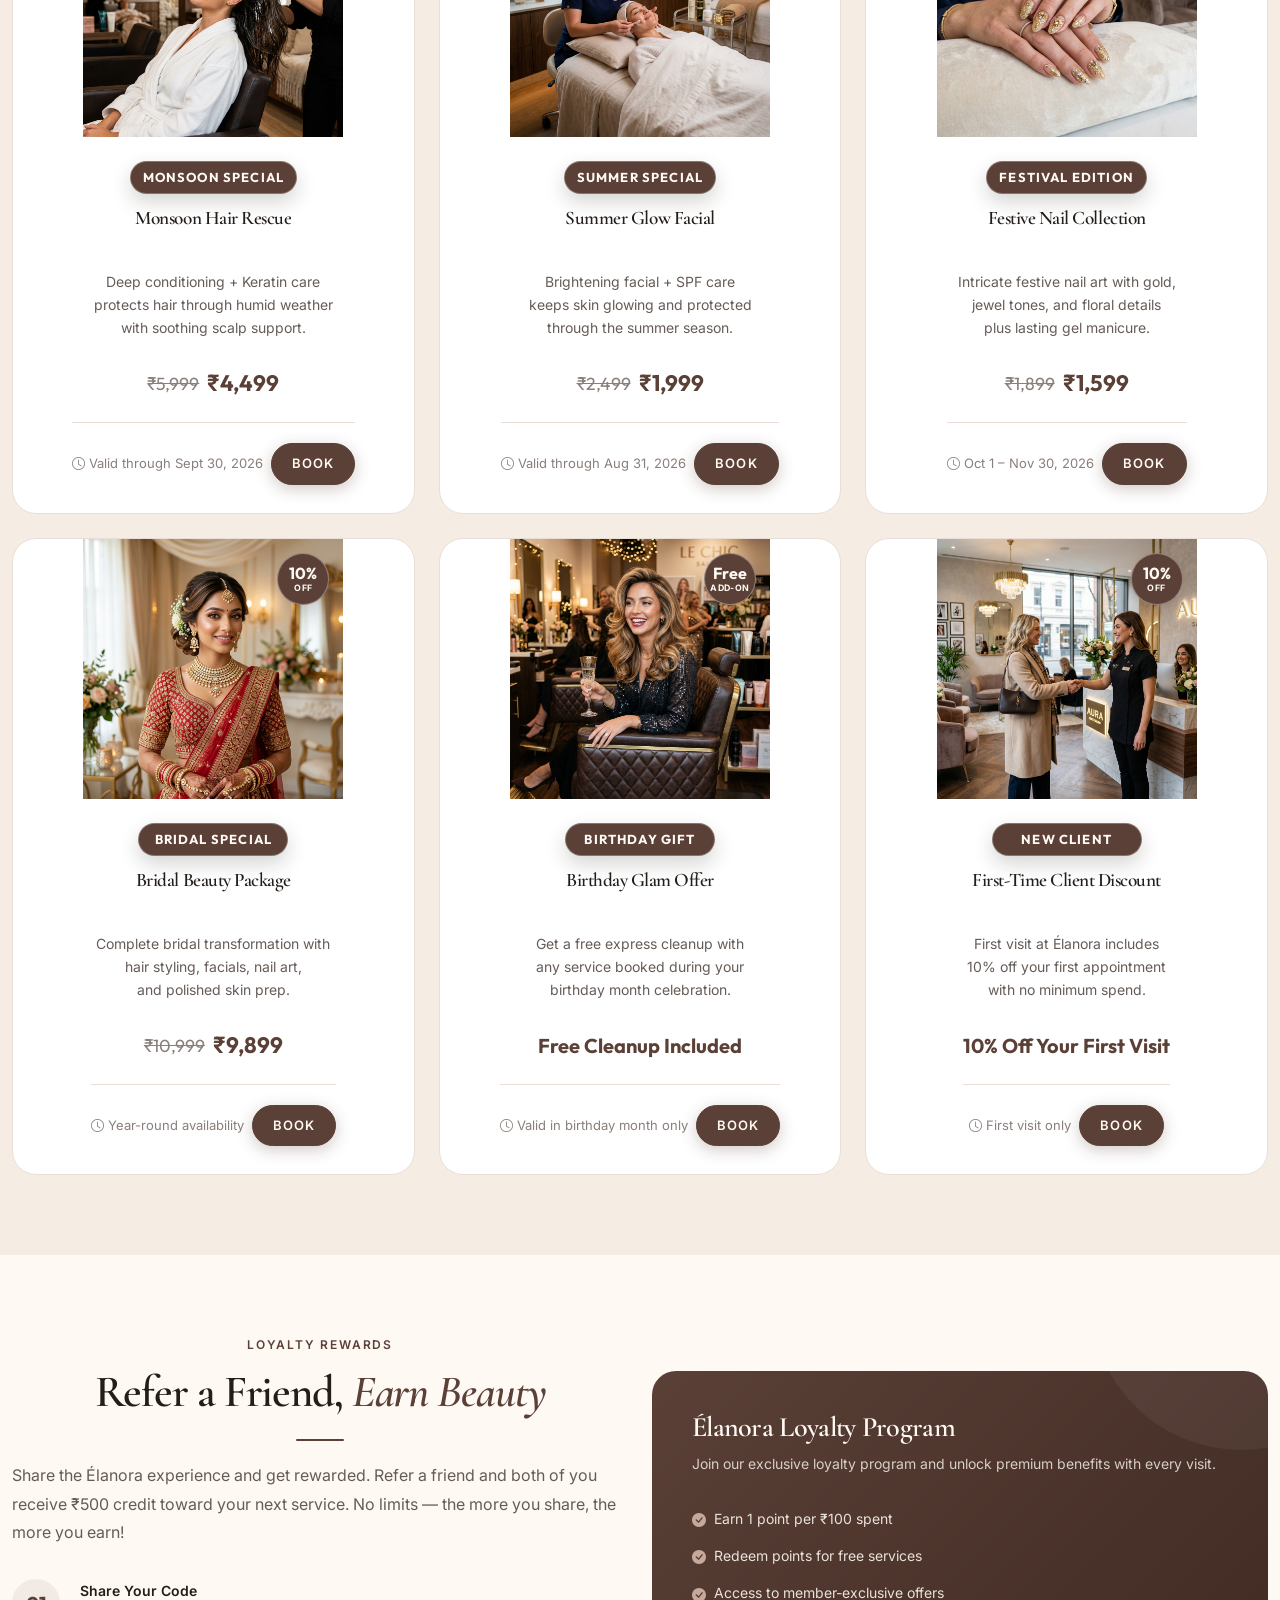
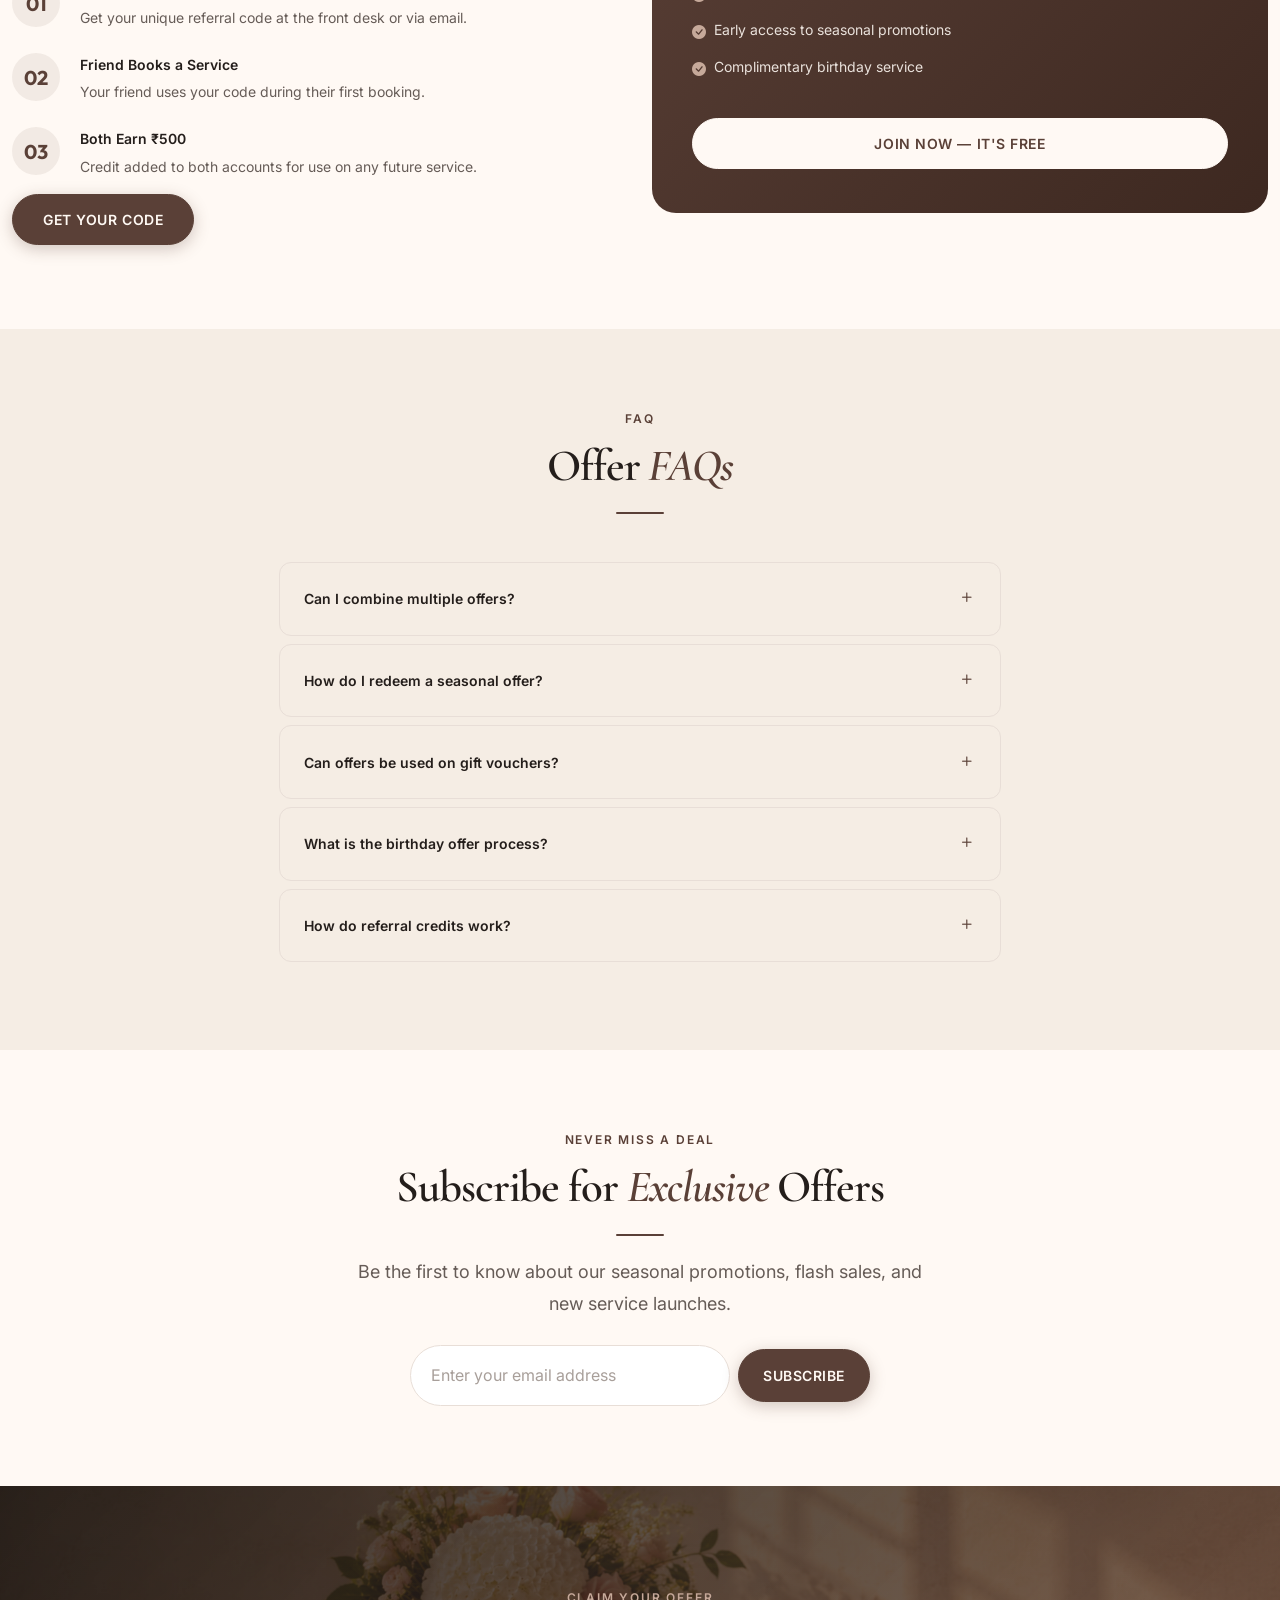
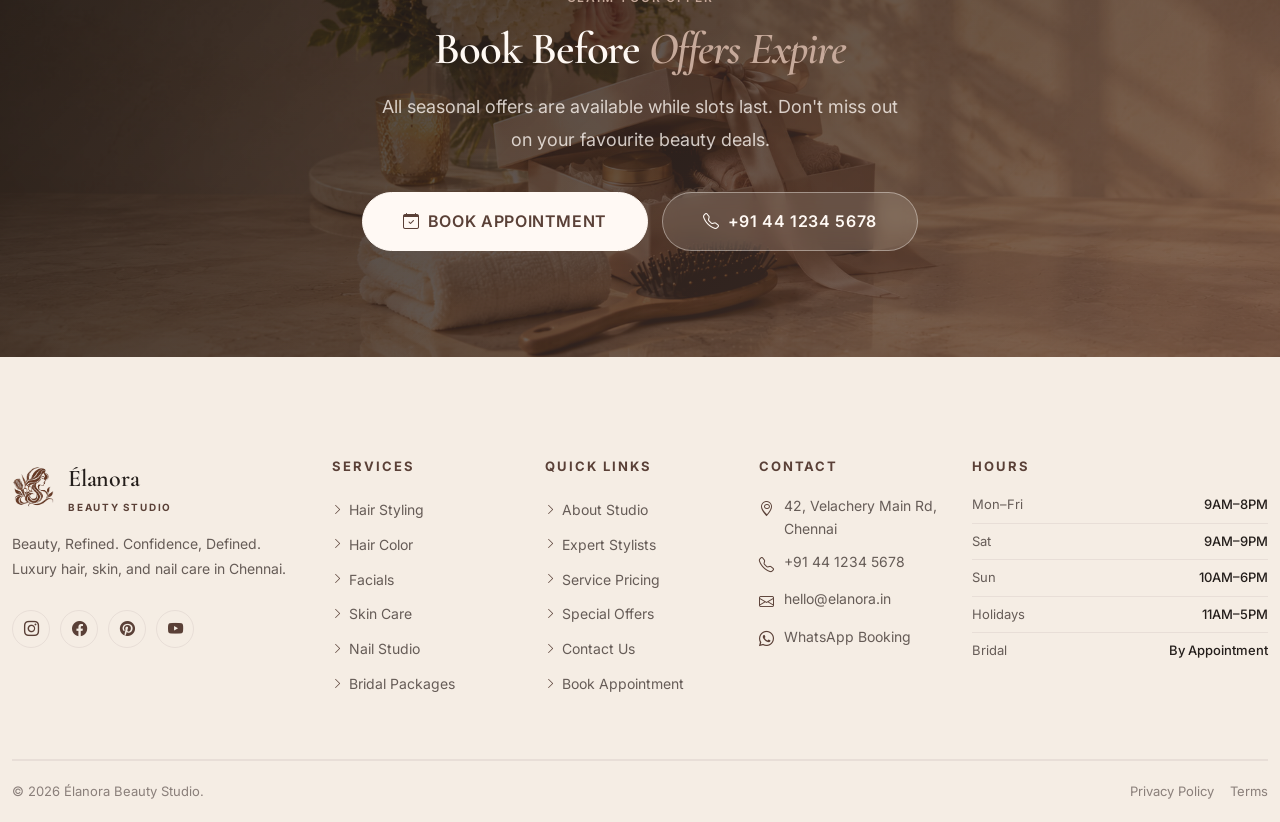
<file: offers.html>
<!DOCTYPE html>
<html lang="en" dir="ltr" data-theme="light">

<head>
  <meta charset="UTF-8">
  <meta name="viewport" content="width=device-width, initial-scale=1.0">
  <title>Offers — Élanora Beauty Studio </title>
  <meta name="description"
    content="Discover Élanora's exclusive seasonal offers, limited-time discounts, festive packages, and bridal beauty deals on hair, skin, and nail services.">
  <link rel="icon" href="assets/images/common/logo.png" type="image/png">
  <link href="https://cdn.jsdelivr.net/npm/bootstrap@5.3.8/dist/css/bootstrap.min.css" rel="stylesheet">
  <link href="https://cdn.jsdelivr.net/npm/bootstrap-icons@1.11.3/font/bootstrap-icons.min.css" rel="stylesheet">
  <link rel="stylesheet" href="assets/css/variables.css">
  <link rel="stylesheet" href="assets/css/base.css">
  <link rel="stylesheet" href="assets/css/header.css">
  <link rel="stylesheet" href="assets/css/banner.css">
  <link rel="stylesheet" href="assets/css/buttons.css">
  <link rel="stylesheet" href="assets/css/cards.css">
  <link rel="stylesheet" href="assets/css/forms.css">
  <link rel="stylesheet" href="assets/css/sections.css">
  <link rel="stylesheet" href="assets/css/animations.css">
  <link rel="stylesheet" href="assets/css/footer.css">
  <link rel="stylesheet" href="assets/css/theme-dark.css">
  <link rel="stylesheet" href="assets/css/rtl.css">
  <link rel="stylesheet" href="assets/css/responsive/desktop.css">
  <link rel="stylesheet" href="assets/css/responsive/tablet.css">
  <link rel="stylesheet" href="assets/css/responsive/mobile.css">
  <link rel="stylesheet" href="assets/css/responsive/target-views.css">
  <style>
    .eb-offer-card {
      background: var(--color-card-bg);
      border: 1px solid var(--color-border);
      border-radius: var(--radius-xl);
      overflow: hidden;
      height: 100%;
      display: flex;
      flex-direction: column;
      transition: box-shadow var(--transition-base), transform var(--transition-base);
    }

    .eb-offer-card .eb-card-body {
      display: flex;
      flex-direction: column;
      flex-grow: 1;
      padding: 1.5rem;
    }

    .eb-offer-card .eb-card-title {
      font-family: var(--font-heading);
      font-size: 1.2rem;
      margin-bottom: 0.5rem;
      min-height: 1.6rem;
    }

    .eb-offer-card .eb-card-desc {
      font-size: var(--fs-small);
      color: var(--color-text);
      line-height: var(--lh-relaxed);
      margin-bottom: 1rem;
      min-height: 3.8rem;
      display: -webkit-box;
      -webkit-line-clamp: 3;
      -webkit-box-orient: vertical;
      overflow: hidden;
    }

    .eb-offer-price-row {
      display: flex;
      align-items: center;
      gap: 8px;
      margin-top: auto;
      margin-bottom: 1.25rem;
      min-height: 2.2rem;
    }

    .eb-offer-img-frame {
      height: 260px;
      overflow: hidden;
      position: relative;
    }

    .eb-offer-img-frame img {
      width: 100%;
      height: 100%;
      object-fit: cover;
      object-position: center;
    }

    .eb-offer-card:hover {
      box-shadow: var(--shadow-card-hover);
      transform: translateY(-5px);
    }

    .eb-offer-badge {
      display: inline-flex;
      align-items: center;
      gap: 4px;
      background: var(--color-primary);
      color: #FFF9F4;
      font-size: var(--fs-xs);
      font-weight: var(--fw-bold);
      letter-spacing: var(--ls-wider);
      text-transform: uppercase;
      padding: 5px 12px;
      border-radius: var(--radius-pill);
      margin-bottom: 0.75rem;
    }

    .eb-offer-badge.badge-gold {
      background: #B8860B;
    }

    .eb-offer-badge.badge-rose {
      background: #A04060;
    }

    .eb-offer-badge.badge-teal {
      background: #3D7A7A;
    }

    #seasonal .eb-offer-badge,
    #seasonal .eb-offer-badge.badge-gold,
    #seasonal .eb-offer-badge.badge-rose,
    #seasonal .eb-offer-badge.badge-teal {
      min-height: 32px;
      min-width: 150px;
      justify-content: center;
      background: var(--color-primary);
      color: #FFF9F4;
      border: 1px solid rgba(255, 249, 244, 0.28);
      box-shadow: 0 8px 20px rgba(24, 20, 18, 0.18);
    }

    #seasonal .eb-offer-discount {
      background: var(--color-primary) !important;
      color: #FFF9F4;
      border: 1px solid rgba(255, 249, 244, 0.35);
      box-shadow: 0 10px 24px rgba(24, 20, 18, 0.22);
    }

    #seasonal .eb-card-desc {
      height: 4.95rem;
      min-height: 4.95rem;
      line-height: 1.65;
      margin-bottom: 1rem;
      display: block;
      overflow: visible;
      text-overflow: clip;
      white-space: normal;
      -webkit-line-clamp: unset;
      -webkit-box-orient: initial;
    }

    .eb-offer-validity {
      font-size: var(--fs-xs);
      color: var(--color-text-secondary);
      display: flex;
      align-items: center;
      gap: 4px;
    }

    .eb-offer-discount {
      position: absolute;
      top: 14px;
      right: 14px;
      background: var(--color-primary);
      color: #FFF9F4;
      width: 52px;
      height: 52px;
      border-radius: var(--radius-circle);
      display: flex;
      flex-direction: column;
      align-items: center;
      justify-content: center;
      font-family: var(--font-number);
      font-variant-numeric: lining-nums proportional-nums;
      font-size: 1rem;
      font-weight: var(--fw-bold);
      line-height: 1.1;
      box-shadow: var(--shadow-md);
    }

    .eb-offer-discount small {
      font-family: var(--font-body);
      font-size: 0.55rem;
      font-weight: var(--fw-bold);
      letter-spacing: 0.05em;
      text-transform: uppercase;
    }

    .eb-countdown {
      display: flex;
      align-items: center;
      gap: 8px;
      justify-content: center;
    }

    .eb-countdown-box {
      background: var(--color-primary);
      color: #FFF9F4;
      border-radius: var(--radius-md);
      padding: 12px 16px;
      text-align: center;
      min-width: 64px;
    }

    .eb-countdown-number {
      font-family: var(--font-number);
      font-variant-numeric: lining-nums proportional-nums;
      font-size: 2rem;
      font-weight: var(--fw-bold);
      line-height: 1;
      display: block;
    }

    .eb-countdown-label {
      font-size: 0.6rem;
      font-weight: var(--fw-bold);
      letter-spacing: 0.08em;
      text-transform: uppercase;
      opacity: 0.8;
      display: block;
      margin-top: 4px;
    }

    .eb-countdown-sep {
      font-family: var(--font-number);
      font-variant-numeric: lining-nums proportional-nums;
      font-size: 2rem;
      color: var(--color-primary);
      line-height: 1;
    }

    [data-theme="dark"] .eb-offer-card {
      background: var(--color-card-bg);
      border-color: var(--color-border);
    }
  </style>
</head>

<body>

  <!-- HEADER -->
  <header class="eb-header" id="header">
    <div class="container">
      <a href="index.html" class="eb-brand">
        <div class="eb-brand-logo-badge"><img src="assets/images/common/logo.png" alt="Élanora Beauty Studio Logo">
        </div>
        <div class="eb-brand-text">
          <span class="eb-brand-name">Élanora</span>
          <span class="eb-brand-tagline">BEAUTY STUDIO</span>
        </div>
      </a>
      <nav class="eb-nav eb-nav-desktop" id="mainNav">
        <a href="index.html" class="eb-nav-link">Home 1</a><a href="home2.html" class="eb-nav-link">Home 2</a>
        <a href="about.html" class="eb-nav-link">About</a><a href="services.html" class="eb-nav-link">Services</a>
        <a href="stylists.html" class="eb-nav-link">Stylists</a><a href="pricing.html" class="eb-nav-link">Pricing</a>
        <a href="offers.html" class="eb-nav-link active">Offers</a><a href="contact.html"
          class="eb-nav-link">Contact</a>
      </nav>
      <div class="eb-header-utils">
        <button class="eb-toggle-btn" data-action="toggle-theme"><i class="bi bi-moon theme-toggle-icon"></i></button>
        <button class="eb-toggle-btn" data-action="toggle-dir"><span
            class="rtl-toggle-label eb-rtl-label">RTL</span></button>
        <a href="login.html" class="eb-login-btn"><i class="bi bi-person-circle"></i> Login</a>
      </div>
      <button class="eb-menu-toggle" id="menuToggle"
        aria-label="Toggle Menu"><span></span><span></span><span></span></button>
    </div>
  </header>
  <div class="eb-mobile-nav" id="mobileNav">
    <nav class="eb-nav">
      <a href="index.html" class="eb-nav-link">Home 1</a><a href="home2.html" class="eb-nav-link">Home 2</a>
      <a href="about.html" class="eb-nav-link">About</a><a href="services.html" class="eb-nav-link">Services</a>
      <a href="stylists.html" class="eb-nav-link">Stylists</a><a href="pricing.html" class="eb-nav-link">Pricing</a>
      <a href="offers.html" class="eb-nav-link active">Offers</a><a href="contact.html" class="eb-nav-link">Contact</a>
    </nav>
    <div class="eb-mobile-nav-utils">
      <button class="eb-toggle-btn" data-action="toggle-theme"><i class="bi bi-moon theme-toggle-icon"></i></button>
      <button class="eb-toggle-btn" data-action="toggle-dir"><span
          class="rtl-toggle-label eb-rtl-label">RTL</span></button>
      <a href="login.html" class="eb-login-btn"><i class="bi bi-person-circle"></i> Login</a>
    </div>
  </div>

  <!-- PAGE BANNER -->
  <section class="eb-page-banner">
    <div class="eb-page-banner-bg" style="background-image:url('assets/images/hero/offers-hero.png');"></div>
    <div class="eb-page-banner-glow"></div>
    <div class="eb-page-banner-overlay"></div>
    <div class="container">
      <div class="eb-page-banner-content">
        <div class="eb-breadcrumb anim-blur-in"><a href="index.html">Home</a><span
            class="eb-breadcrumb-sep">›</span><span>Offers</span></div>
        <h1 class="eb-page-banner-title anim-split-up">Exclusive <em>Special Offers</em></h1>
      </div>
    </div>
  </section>

  <!-- ─── SECTION 1: FEATURED OFFER ─── -->
  <section class="eb-section" id="featured-offer">
    <div class="container">
      <div
        style="background:linear-gradient(135deg,var(--color-primary) 0%,#3D2820 100%);border-radius:var(--radius-2xl);overflow:hidden;position:relative;min-height:320px;display:flex;align-items:center;"
        class="anim">
        <div style="position:absolute;inset:0;overflow:hidden;border-radius:var(--radius-2xl);">
          <img src="assets/images/cta/offer-bg.jpg" alt="Featured Offer" loading="lazy"
            style="width:100%;height:100%;object-fit:cover;opacity:0.25;">
        </div>
        <div class="container" style="position:relative;z-index:2;padding:3rem 1.5rem;">
          <div class="row align-items-center">
            <div class="col-lg-7">
              <span
                style="display:inline-block;background:rgba(255,249,244,0.15);color:#FFF9F4;font-size:var(--fs-xs);font-weight:var(--fw-bold);letter-spacing:var(--ls-widest);text-transform:uppercase;padding:5px 14px;border-radius:var(--radius-pill);margin-bottom:1.25rem;">🌟
                Limited Time Featured Offer</span>
              <h2
                style="font-family:var(--font-heading);font-size:clamp(1.75rem,4vw,2.75rem);color:#FFF9F4;line-height:var(--lh-tight);letter-spacing:var(--ls-tight);margin-bottom:0.75rem;">
                Monsoon Beauty <em style="color:#C6A99A;">Rescue</em> Package</h2>
              <p
                style="color:rgba(255,249,244,0.78);line-height:var(--lh-relaxed);max-width:480px;margin-bottom:1.5rem;">
                Fight the frizz and dullness of monsoon season. Hair spa + keratin + brightening facial combo at 25%
                off. Valid through September 2026.</p>
              <div class="d-flex flex-wrap gap-3">
                <a href="contact.html#appointment" class="eb-btn eb-btn-light eb-btn-lg"><i
                    class="bi bi-calendar-check"></i> Book Now</a>
                <div style="display:flex;align-items:center;gap:8px;">
                  <span
                    style="font-size:1.5rem;color:rgba(255,249,244,0.5);text-decoration:line-through;font-family:var(--font-number);font-variant-numeric:lining-nums proportional-nums;">₹7,499</span>
                  <span
                    style="font-family:var(--font-number);font-variant-numeric:lining-nums proportional-nums;font-size:2rem;color:#FFF9F4;font-weight:var(--fw-bold);">₹5,624</span>
                </div>
              </div>
            </div>
            <div class="col-lg-5 text-center mt-4 mt-lg-0">
              <div
                style="display:inline-flex;flex-direction:column;align-items:center;background:rgba(255,249,244,0.1);border-radius:var(--radius-xl);padding:1.5rem 2rem;border:1px solid rgba(255,249,244,0.2);">
                <p
                  style="color:rgba(255,249,244,0.7);font-size:var(--fs-xs);font-weight:var(--fw-semibold);letter-spacing:var(--ls-wider);text-transform:uppercase;margin-bottom:1rem;">
                  Offer Ends In</p>
                <div class="eb-countdown" id="featuredCountdown">
                  <div class="eb-countdown-box"><span class="eb-countdown-number" id="cntDays">14</span><span
                      class="eb-countdown-label">Days</span></div>
                  <span class="eb-countdown-sep">:</span>
                  <div class="eb-countdown-box"><span class="eb-countdown-number" id="cntHours">08</span><span
                      class="eb-countdown-label">Hours</span></div>
                  <span class="eb-countdown-sep">:</span>
                  <div class="eb-countdown-box"><span class="eb-countdown-number" id="cntMins">34</span><span
                      class="eb-countdown-label">Mins</span></div>
                  <span class="eb-countdown-sep">:</span>
                  <div class="eb-countdown-box"><span class="eb-countdown-number" id="cntSecs">00</span><span
                      class="eb-countdown-label">Secs</span></div>
                </div>
              </div>
            </div>
          </div>
        </div>
      </div>
    </div>
  </section>

  <!-- ─── SECTION 2: SEASONAL OFFERS ─── -->
  <section class="eb-section eb-section-bg" id="seasonal">
    <div class="container">
      <div class="text-center mb-5 anim">
        <span class="eb-eyebrow">Seasonal Promotions</span>
        <h2 class="eb-section-title">Seasonal <em>Offers</em></h2>
        <div class="eb-divider eb-divider-center"></div>
        <p class="eb-section-subtitle eb-section-subtitle-center">Fresh deals every season — crafted to match your
          beauty needs throughout the year.</p>
      </div>

      <!-- Filter -->
      <div class="d-flex justify-content-center mb-5 anim">
        <div class="eb-filter-bar">
          <button class="eb-filter-btn active" data-filter="all">All Offers</button>
          <button class="eb-filter-btn" data-filter="hair">Hair</button>
          <button class="eb-filter-btn" data-filter="skin">Skin</button>
          <button class="eb-filter-btn" data-filter="nails">Nails</button>
          <button class="eb-filter-btn" data-filter="bridal">Bridal</button>
        </div>
      </div>

      <div class="row g-4">

        <!-- Offer 1: Monsoon Hair -->
        <div class="col-md-6 col-lg-4 anim anim-d1" data-category="hair">
          <div class="eb-offer-card">
            <div class="eb-offer-img-frame">
              <img src="assets/images/offers/monsoon-hair.jpg" alt="Monsoon Hair Rescue" loading="lazy">
              <div class="eb-offer-discount">25%<small>Off</small></div>
            </div>
            <div class="eb-card-body">
              <span class="eb-offer-badge">Monsoon Special</span>
              <h4 class="eb-card-title">Monsoon Hair Rescue</h4>
              <p class="eb-card-desc">Deep conditioning + Keratin care<br>protects hair through humid weather<br>with
                soothing scalp support.</p>
              <div class="eb-offer-price-row">
                <span
                  style="font-size:1.1rem;color:var(--color-text-secondary);text-decoration:line-through;font-family:var(--font-number);font-variant-numeric:lining-nums proportional-nums;">₹5,999</span>
                <span
                  style="font-family:var(--font-number);font-variant-numeric:lining-nums proportional-nums;font-size:1.4rem;color:var(--color-primary);font-weight:var(--fw-bold);">₹4,499</span>
              </div>
              <div class="eb-card-footer">
                <span class="eb-offer-validity"><i class="bi bi-clock"></i> Valid through Sept 30, 2026</span>
                <a href="contact.html#appointment" class="eb-btn eb-btn-primary eb-btn-sm">Book</a>
              </div>
            </div>
          </div>
        </div>

        <!-- Offer 2: Summer Glow Facial -->
        <div class="col-md-6 col-lg-4 anim anim-d2" data-category="skin">
          <div class="eb-offer-card">
            <div class="eb-offer-img-frame">
              <img src="assets/images/offers/summer-glow.jpg" alt="Summer Glow Facial" loading="lazy">
              <div class="eb-offer-discount" style="background:#B8860B;">20%<small>Off</small></div>
            </div>
            <div class="eb-card-body">
              <span class="eb-offer-badge badge-gold">Summer Special</span>
              <h4 class="eb-card-title">Summer Glow Facial</h4>
              <p class="eb-card-desc">Brightening facial + SPF care<br>keeps skin glowing and protected<br>through the
                summer season.</p>
              <div class="eb-offer-price-row">
                <span
                  style="font-size:1.1rem;color:var(--color-text-secondary);text-decoration:line-through;font-family:var(--font-number);font-variant-numeric:lining-nums proportional-nums;">₹2,499</span>
                <span
                  style="font-family:var(--font-number);font-variant-numeric:lining-nums proportional-nums;font-size:1.4rem;color:var(--color-primary);font-weight:var(--fw-bold);">₹1,999</span>
              </div>
              <div class="eb-card-footer">
                <span class="eb-offer-validity"><i class="bi bi-clock"></i> Valid through Aug 31, 2026</span>
                <a href="contact.html#appointment" class="eb-btn eb-btn-primary eb-btn-sm">Book</a>
              </div>
            </div>
          </div>
        </div>

        <!-- Offer 3: Festive Nail Art -->
        <div class="col-md-6 col-lg-4 anim anim-d3" data-category="nails">
          <div class="eb-offer-card">
            <div class="eb-offer-img-frame">
              <img src="assets/images/offers/festive-nails.jpg" alt="Festive Nail Art" loading="lazy">
              <div class="eb-offer-discount" style="background:#A04060;">15%<small>Off</small></div>
            </div>
            <div class="eb-card-body">
              <span class="eb-offer-badge badge-rose">Festival Edition</span>
              <h4 class="eb-card-title">Festive Nail Collection</h4>
              <p class="eb-card-desc">Intricate festive nail art with gold,<br>jewel tones, and floral details<br>plus
                lasting gel manicure.</p>
              <div class="eb-offer-price-row">
                <span
                  style="font-size:1.1rem;color:var(--color-text-secondary);text-decoration:line-through;font-family:var(--font-number);font-variant-numeric:lining-nums proportional-nums;">₹1,899</span>
                <span
                  style="font-family:var(--font-number);font-variant-numeric:lining-nums proportional-nums;font-size:1.4rem;color:var(--color-primary);font-weight:var(--fw-bold);">₹1,599</span>
              </div>
              <div class="eb-card-footer">
                <span class="eb-offer-validity"><i class="bi bi-clock"></i> Oct 1 – Nov 30, 2026</span>
                <a href="contact.html#appointment" class="eb-btn eb-btn-primary eb-btn-sm">Book</a>
              </div>
            </div>
          </div>
        </div>

        <!-- Offer 4: Bridal Package -->
        <div class="col-md-6 col-lg-4 anim anim-d1" data-category="bridal">
          <div class="eb-offer-card">
            <div class="eb-offer-img-frame">
              <img src="assets/images/offers/bridal-package.jpg" alt="Bridal Beauty Package" loading="lazy">
              <div class="eb-offer-discount">10%<small>Off</small></div>
            </div>
            <div class="eb-card-body">
              <span class="eb-offer-badge">Bridal Special</span>
              <h4 class="eb-card-title">Bridal Beauty Package</h4>
              <p class="eb-card-desc">Complete bridal transformation with<br>hair styling, facials, nail art,<br>and
                polished skin prep.</p>
              <div class="eb-offer-price-row">
                <span
                  style="font-size:1.1rem;color:var(--color-text-secondary);text-decoration:line-through;font-family:var(--font-number);font-variant-numeric:lining-nums proportional-nums;">₹10,999</span>
                <span
                  style="font-family:var(--font-number);font-variant-numeric:lining-nums proportional-nums;font-size:1.4rem;color:var(--color-primary);font-weight:var(--fw-bold);">₹9,899</span>
              </div>
              <div class="eb-card-footer">
                <span class="eb-offer-validity"><i class="bi bi-clock"></i> Year-round availability</span>
                <a href="contact.html#appointment" class="eb-btn eb-btn-primary eb-btn-sm">Book</a>
              </div>
            </div>
          </div>
        </div>

        <!-- Offer 5: Birthday Glam -->
        <div class="col-md-6 col-lg-4 anim anim-d2" data-category="hair,skin,nails">
          <div class="eb-offer-card">
            <div class="eb-offer-img-frame">
              <img src="assets/images/offers/birthday-glam.jpg" alt="Birthday Glam Offer" loading="lazy">
              <div class="eb-offer-discount" style="background:#3D7A7A;">Free<small>Add-on</small></div>
            </div>
            <div class="eb-card-body">
              <span class="eb-offer-badge badge-teal">Birthday Gift</span>
              <h4 class="eb-card-title">Birthday Glam Offer</h4>
              <p class="eb-card-desc">Get a free express cleanup with<br>any service booked during your<br>birthday
                month celebration.</p>
              <div class="eb-offer-price-row">
                <span
                  style="font-family:var(--font-number);font-variant-numeric:lining-nums proportional-nums;font-size:1.25rem;color:var(--color-primary);font-weight:var(--fw-bold);">Free
                  Cleanup Included</span>
              </div>
              <div class="eb-card-footer">
                <span class="eb-offer-validity"><i class="bi bi-clock"></i> Valid in birthday month only</span>
                <a href="contact.html#appointment" class="eb-btn eb-btn-primary eb-btn-sm">Book</a>
              </div>
            </div>
          </div>
        </div>

        <!-- Offer 6: First-Time Client -->
        <div class="col-md-6 col-lg-4 anim anim-d3" data-category="hair,skin,nails">
          <div class="eb-offer-card">
            <div class="eb-offer-img-frame">
              <img src="assets/images/offers/new-client.jpg" alt="First Time Client Discount" loading="lazy">
              <div class="eb-offer-discount">10%<small>Off</small></div>
            </div>
            <div class="eb-card-body">
              <span class="eb-offer-badge">New Client</span>
              <h4 class="eb-card-title">First-Time Client Discount</h4>
              <p class="eb-card-desc">First visit at Élanora includes<br>10% off your first appointment<br>with no
                minimum spend.</p>
              <div class="eb-offer-price-row">
                <span
                  style="font-family:var(--font-number);font-variant-numeric:lining-nums proportional-nums;font-size:1.25rem;color:var(--color-primary);font-weight:var(--fw-bold);">10%
                  Off Your First Visit</span>
              </div>
              <div class="eb-card-footer">
                <span class="eb-offer-validity"><i class="bi bi-clock"></i> First visit only</span>
                <a href="contact.html#appointment" class="eb-btn eb-btn-primary eb-btn-sm">Book</a>
              </div>
            </div>
          </div>
        </div>

      </div>
    </div>
  </section>

  <!-- ─── SECTION 3: REFER A FRIEND ─── -->
  <section class="eb-section" id="referral">
    <div class="container">
      <div class="row g-5 align-items-center">
        <div class="col-lg-6 anim anim-slide-left">
          <span class="eb-eyebrow">Loyalty Rewards</span>
          <h2 class="eb-section-title">Refer a Friend, <em>Earn Beauty</em></h2>
          <div class="eb-divider"></div>
          <p style="color:var(--color-text);line-height:var(--lh-relaxed);margin-bottom:2rem;">Share the Élanora
            experience and get rewarded. Refer a friend and both of you receive ₹500 credit toward your next service. No
            limits — the more you share, the more you earn!</p>
          <div class="eb-experience-list">
            <div class="eb-experience-item">
              <div class="eb-experience-number">01</div>
              <div>
                <div class="eb-experience-title">Share Your Code</div>
                <div class="eb-experience-desc">Get your unique referral code at the front desk or via email.</div>
              </div>
            </div>
            <div class="eb-experience-item">
              <div class="eb-experience-number">02</div>
              <div>
                <div class="eb-experience-title">Friend Books a Service</div>
                <div class="eb-experience-desc">Your friend uses your code during their first booking.</div>
              </div>
            </div>
            <div class="eb-experience-item">
              <div class="eb-experience-number">03</div>
              <div>
                <div class="eb-experience-title">Both Earn ₹500</div>
                <div class="eb-experience-desc">Credit added to both accounts for use on any future service.</div>
              </div>
            </div>
          </div>
          <a href="contact.html" class="eb-btn eb-btn-primary mt-3">Get Your Code</a>
        </div>
        <div class="col-lg-6 anim anim-slide-right">
          <div class="eb-membership-card">
            <h4 class="eb-membership-title">Élanora Loyalty Program</h4>
            <p class="eb-membership-desc">Join our exclusive loyalty program and unlock premium benefits with every
              visit.</p>
            <ul class="eb-membership-perks">
              <li><i class="bi bi-check-circle-fill"></i> Earn 1 point per ₹100 spent</li>
              <li><i class="bi bi-check-circle-fill"></i> Redeem points for free services</li>
              <li><i class="bi bi-check-circle-fill"></i> Access to member-exclusive offers</li>
              <li><i class="bi bi-check-circle-fill"></i> Early access to seasonal promotions</li>
              <li><i class="bi bi-check-circle-fill"></i> Complimentary birthday service</li>
            </ul>
            <a href="login.html" class="eb-btn eb-btn-light w-100">Join Now — It's Free</a>
          </div>
        </div>
      </div>
    </div>
  </section>

  <!-- ─── SECTION 4: FAQ ─── -->
  <section class="eb-section eb-section-bg" id="offers-faq">
    <div class="container">
      <div class="row justify-content-center">
        <div class="col-lg-7">
          <div class="text-center mb-5 anim">
            <span class="eb-eyebrow">FAQ</span>
            <h2 class="eb-section-title">Offer <em>FAQs</em></h2>
            <div class="eb-divider eb-divider-center"></div>
          </div>
          <ul class="eb-faq-list">
            <li class="eb-faq-item">
              <button class="eb-faq-question">Can I combine multiple offers? <i
                  class="bi bi-plus eb-faq-icon"></i></button>
              <div class="eb-faq-answer">Offers cannot be combined unless explicitly stated. However, our loyalty points
                can always be redeemed on top of any promotional pricing.</div>
            </li>
            <li class="eb-faq-item">
              <button class="eb-faq-question">How do I redeem a seasonal offer? <i
                  class="bi bi-plus eb-faq-icon"></i></button>
              <div class="eb-faq-answer">Simply mention the offer name while booking — either online, by phone, or
                in-person. Our team will verify eligibility and apply the discount automatically.</div>
            </li>
            <li class="eb-faq-item">
              <button class="eb-faq-question">Can offers be used on gift vouchers? <i
                  class="bi bi-plus eb-faq-icon"></i></button>
              <div class="eb-faq-answer">Seasonal discounts do not apply to gift voucher purchases. However, gift
                voucher recipients can use any valid offer at the time of their booking.</div>
            </li>
            <li class="eb-faq-item">
              <button class="eb-faq-question">What is the birthday offer process? <i
                  class="bi bi-plus eb-faq-icon"></i></button>
              <div class="eb-faq-answer">Show a valid ID confirming your birth date at the time of service within your
                birthday month. The complimentary cleanup will be added automatically with any service booked.</div>
            </li>
            <li class="eb-faq-item">
              <button class="eb-faq-question">How do referral credits work? <i
                  class="bi bi-plus eb-faq-icon"></i></button>
              <div class="eb-faq-answer">Referral credits of ₹500 are added to both accounts after your referred friend
                completes their first paid appointment. Credits are valid for 6 months from issue date.</div>
            </li>
          </ul>
        </div>
      </div>
    </div>
  </section>

  <!-- ─── SECTION 5: NEWSLETTER ─── -->
  <section class="eb-section" id="newsletter">
    <div class="container">
      <div class="row justify-content-center">
        <div class="col-lg-6 text-center anim">
          <span class="eb-eyebrow">Never Miss a Deal</span>
          <h2 class="eb-section-title">Subscribe for <em>Exclusive</em> Offers</h2>
          <div class="eb-divider eb-divider-center"></div>
          <p class="eb-section-subtitle eb-section-subtitle-center">Be the first to know about our seasonal promotions,
            flash sales, and new service launches.</p>
          <form class="eb-newsletter-form mx-auto mt-4" style="max-width:460px;" onsubmit="return false;"
            id="offersNewsletter">
            <input type="email" class="eb-form-control" placeholder="Enter your email address"
              aria-label="Newsletter email" style="border-radius:var(--radius-pill);padding:14px 20px;">
            <a href="#" class="eb-btn eb-btn-primary" style="padding:14px 24px;border-radius:var(--radius-pill);"
              onclick="this.closest('form').dispatchEvent(new Event('submit'))">Subscribe</a>
          </form>
        </div>
      </div>
    </div>
  </section>

  <!-- ─── SECTION 6: CTA ─── -->
  <section class="eb-cta-section" id="cta-offers">
    <div class="eb-cta-section-bg" style="background-image:url('assets/images/cta/offers-cta.jpg');"></div>
    <div class="eb-cta-section-overlay"></div>
    <div class="container">
      <div class="eb-cta-section-content anim">
        <span class="eb-cta-eyebrow">Claim Your Offer</span>
        <h2 class="eb-cta-title">Book Before <em>Offers Expire</em></h2>
        <p class="eb-cta-subtitle">All seasonal offers are available while slots last. Don't miss out on your favourite
          beauty deals.</p>
        <div class="eb-cta-actions">
          <a href="contact.html#appointment" class="eb-btn eb-btn-light eb-btn-lg"><i class="bi bi-calendar-check"></i>
            Book Appointment</a>
          <a href="tel:+914412345678" class="eb-btn eb-btn-ghost eb-btn-lg"><i class="bi bi-telephone"></i> +91 44 1234
            5678</a>
        </div>
      </div>
    </div>
  </section>

  <!-- FOOTER -->
  <footer class="eb-footer">
    <div class="container">
      <div class="eb-footer-top">
        <div class="row g-5">
          <div class="col-lg-3 col-md-6"><a href="index.html" class="eb-footer-brand">
              <div class="eb-footer-brand-badge"><img src="assets/images/common/logo.png"
                  alt="Élanora Beauty Studio Logo"></div>
              <div>
                <span class="eb-footer-brand-name">Élanora</span>
                <span class="eb-footer-brand-tagline">BEAUTY STUDIO</span>
              </div>
            </a>
            <p class="eb-footer-about-text mt-3">Beauty, Refined. Confidence, Defined.<br>Luxury hair, skin, and nail
              care in Chennai.</p>
            <div class="eb-footer-social"><a href="#" class="eb-footer-social-link" aria-label="Instagram"><i
                  class="bi bi-instagram"></i></a><a href="#" class="eb-footer-social-link" aria-label="Facebook"><i
                  class="bi bi-facebook"></i></a><a href="#" class="eb-footer-social-link" aria-label="Pinterest"><i
                  class="bi bi-pinterest"></i></a><a href="#" class="eb-footer-social-link" aria-label="YouTube"><i
                  class="bi bi-youtube"></i></a></div>
          </div>
          <div class="col-lg-2 col-md-6">
            <h6 class="eb-footer-col-title">Services</h6>
            <ul class="eb-footer-links">
              <li><a href="services.html#hair"><i class="bi bi-chevron-right"></i> Hair Styling</a></li>
              <li><a href="services.html#hair"><i class="bi bi-chevron-right"></i> Hair Color</a></li>
              <li><a href="services.html#skin"><i class="bi bi-chevron-right"></i> Facials</a></li>
              <li><a href="services.html#skin"><i class="bi bi-chevron-right"></i> Skin Care</a></li>
              <li><a href="services.html#nails"><i class="bi bi-chevron-right"></i> Nail Studio</a></li>
              <li><a href="offers.html"><i class="bi bi-chevron-right"></i> Bridal Packages</a></li>
            </ul>
          </div>
          <div class="col-lg-2 col-md-6">
            <h6 class="eb-footer-col-title">Quick Links</h6>
            <ul class="eb-footer-links">
              <li><a href="about.html"><i class="bi bi-chevron-right"></i> About Studio</a></li>
              <li><a href="stylists.html"><i class="bi bi-chevron-right"></i> Expert Stylists</a></li>
              <li><a href="pricing.html"><i class="bi bi-chevron-right"></i> Service Pricing</a></li>
              <li><a href="offers.html"><i class="bi bi-chevron-right"></i> Special Offers</a></li>
              <li><a href="contact.html"><i class="bi bi-chevron-right"></i> Contact Us</a></li>
              <li><a href="contact.html#appointment"><i class="bi bi-chevron-right"></i> Book Appointment</a></li>
            </ul>
          </div>
          <div class="col-lg-2 col-md-6">
            <h6 class="eb-footer-col-title">Contact</h6>
            <ul class="eb-footer-contact-list">
              <li><i class="bi bi-geo-alt"></i> 42, Velachery Main Rd, Chennai</li>
              <li><i class="bi bi-telephone"></i><a href="tel:+914412345678">+91 44 1234 5678</a></li>
              <li><i class="bi bi-envelope"></i><a href="mailto:hello@elanora.in">hello@elanora.in</a></li>
              <li><i class="bi bi-whatsapp"></i><a href="https://wa.me/914412345678">WhatsApp Booking</a></li>
            </ul>
          </div>
          <div class="col-lg-3 col-md-6">
            <h6 class="eb-footer-col-title">Hours</h6>
            <ul class="eb-footer-hours">
              <li><span>Mon–Fri</span><span>9AM–8PM</span></li>
              <li><span>Sat</span><span>9AM–9PM</span></li>
              <li><span>Sun</span><span>10AM–6PM</span></li>
              <li><span>Holidays</span><span>11AM–5PM</span></li>
              <li><span>Bridal</span><span>By Appointment</span></li>
            </ul>
          </div>
        </div>
      </div>
      <div class="eb-footer-bottom"><span class="eb-footer-copyright">&copy; 2026 Élanora Beauty Studio.</span>
        <div class="eb-footer-legal"><a href="#">Privacy Policy</a><a href="#">Terms</a></div>
      </div>
    </div>
  </footer>

  <button id="scrollTopBtn" aria-label="Scroll to top"><i class="bi bi-arrow-up"></i></button>
  <script src="https://cdn.jsdelivr.net/npm/bootstrap@5.3.8/dist/js/bootstrap.bundle.min.js"></script>
  <script src="assets/js/main.js"></script>
  <script src="assets/js/header.js"></script>
  <script src="assets/js/filters.js"></script>
  <script>
    // Countdown Timer
    (function () {
      var endDate = new Date();
      endDate.setDate(endDate.getDate() + 14);
      endDate.setHours(8, 34, 0, 0);

      function updateCountdown() {
        var now = new Date();
        var diff = endDate - now;
        if (diff <= 0) { diff = 0; }
        var days = Math.floor(diff / 86400000);
        var hours = Math.floor((diff % 86400000) / 3600000);
        var mins = Math.floor((diff % 3600000) / 60000);
        var secs = Math.floor((diff % 60000) / 1000);
        var d = document.getElementById('cntDays');
        var h = document.getElementById('cntHours');
        var m = document.getElementById('cntMins');
        var s = document.getElementById('cntSecs');
        if (d) d.textContent = String(days).padStart(2, '0');
        if (h) h.textContent = String(hours).padStart(2, '0');
        if (m) m.textContent = String(mins).padStart(2, '0');
        if (s) s.textContent = String(secs).padStart(2, '0');
      }

      updateCountdown();
      setInterval(updateCountdown, 1000);
    })();
  </script>
</body>

</html>
</file>
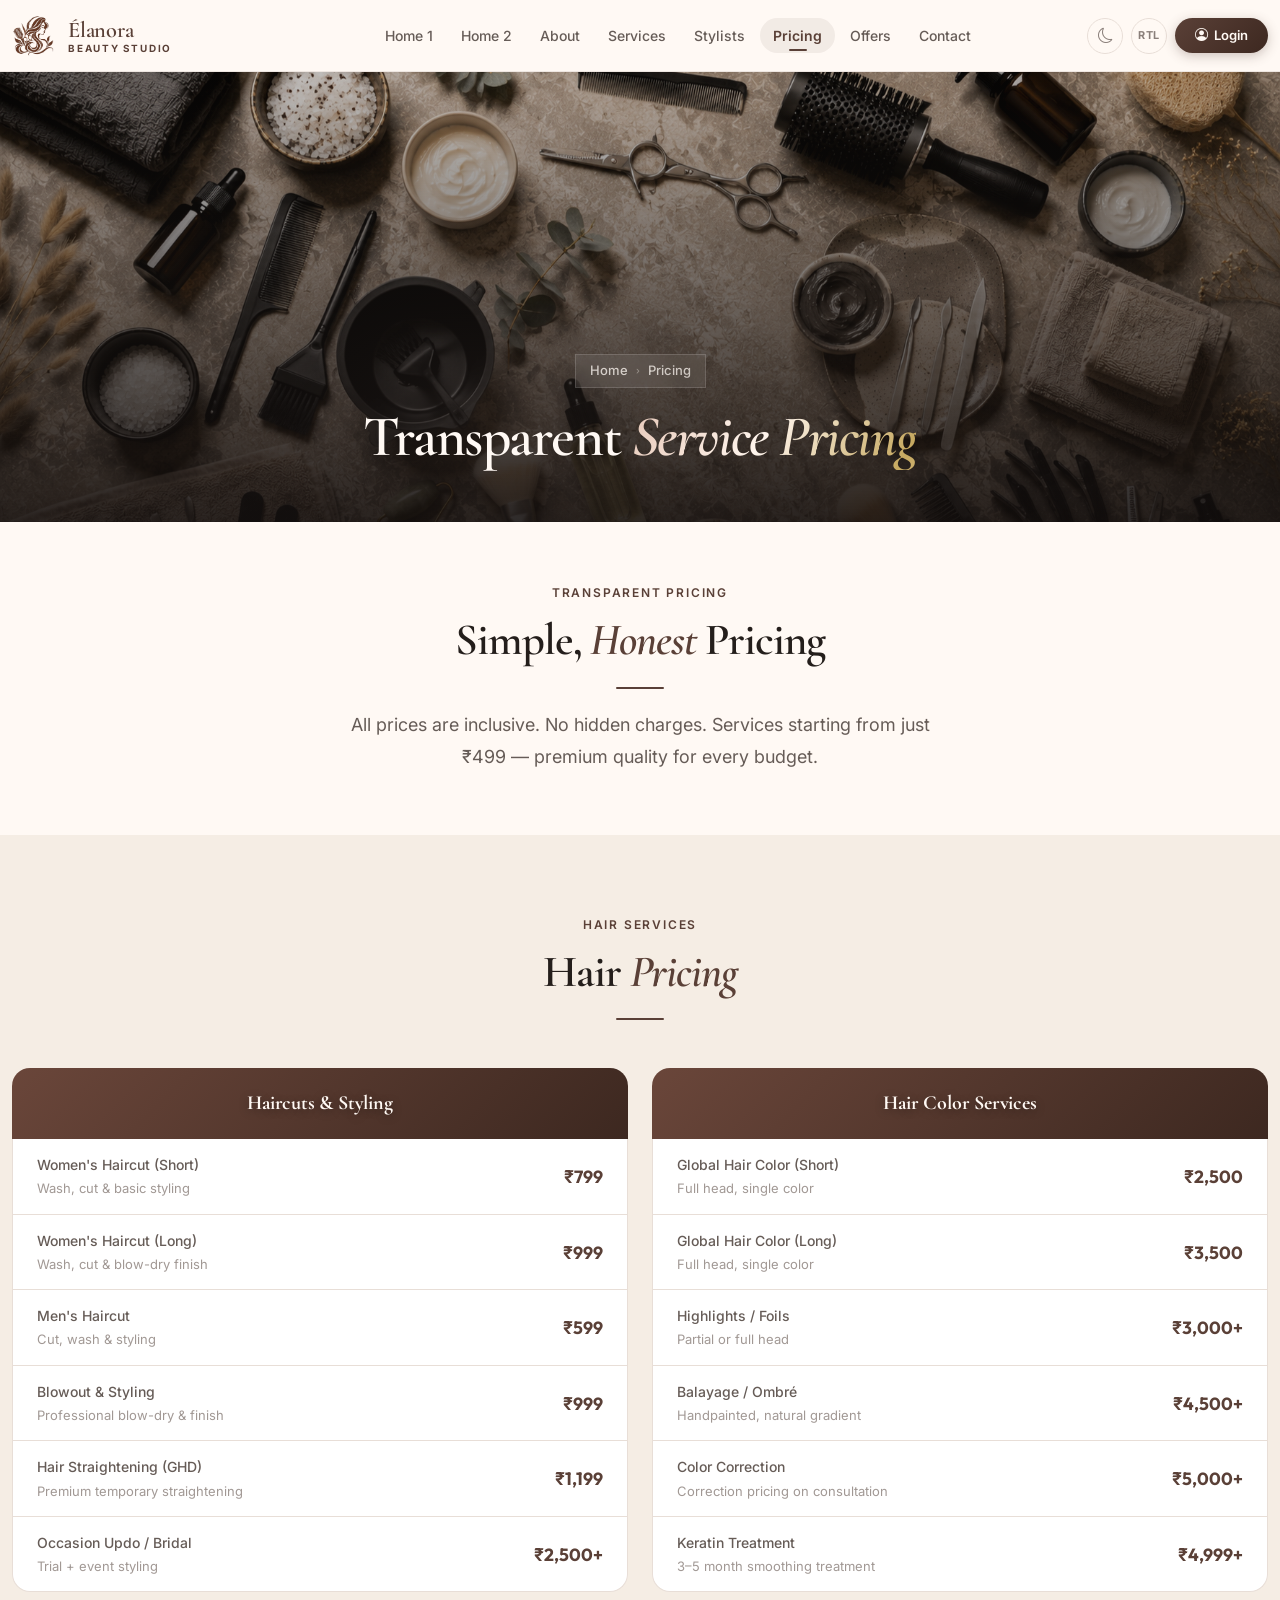
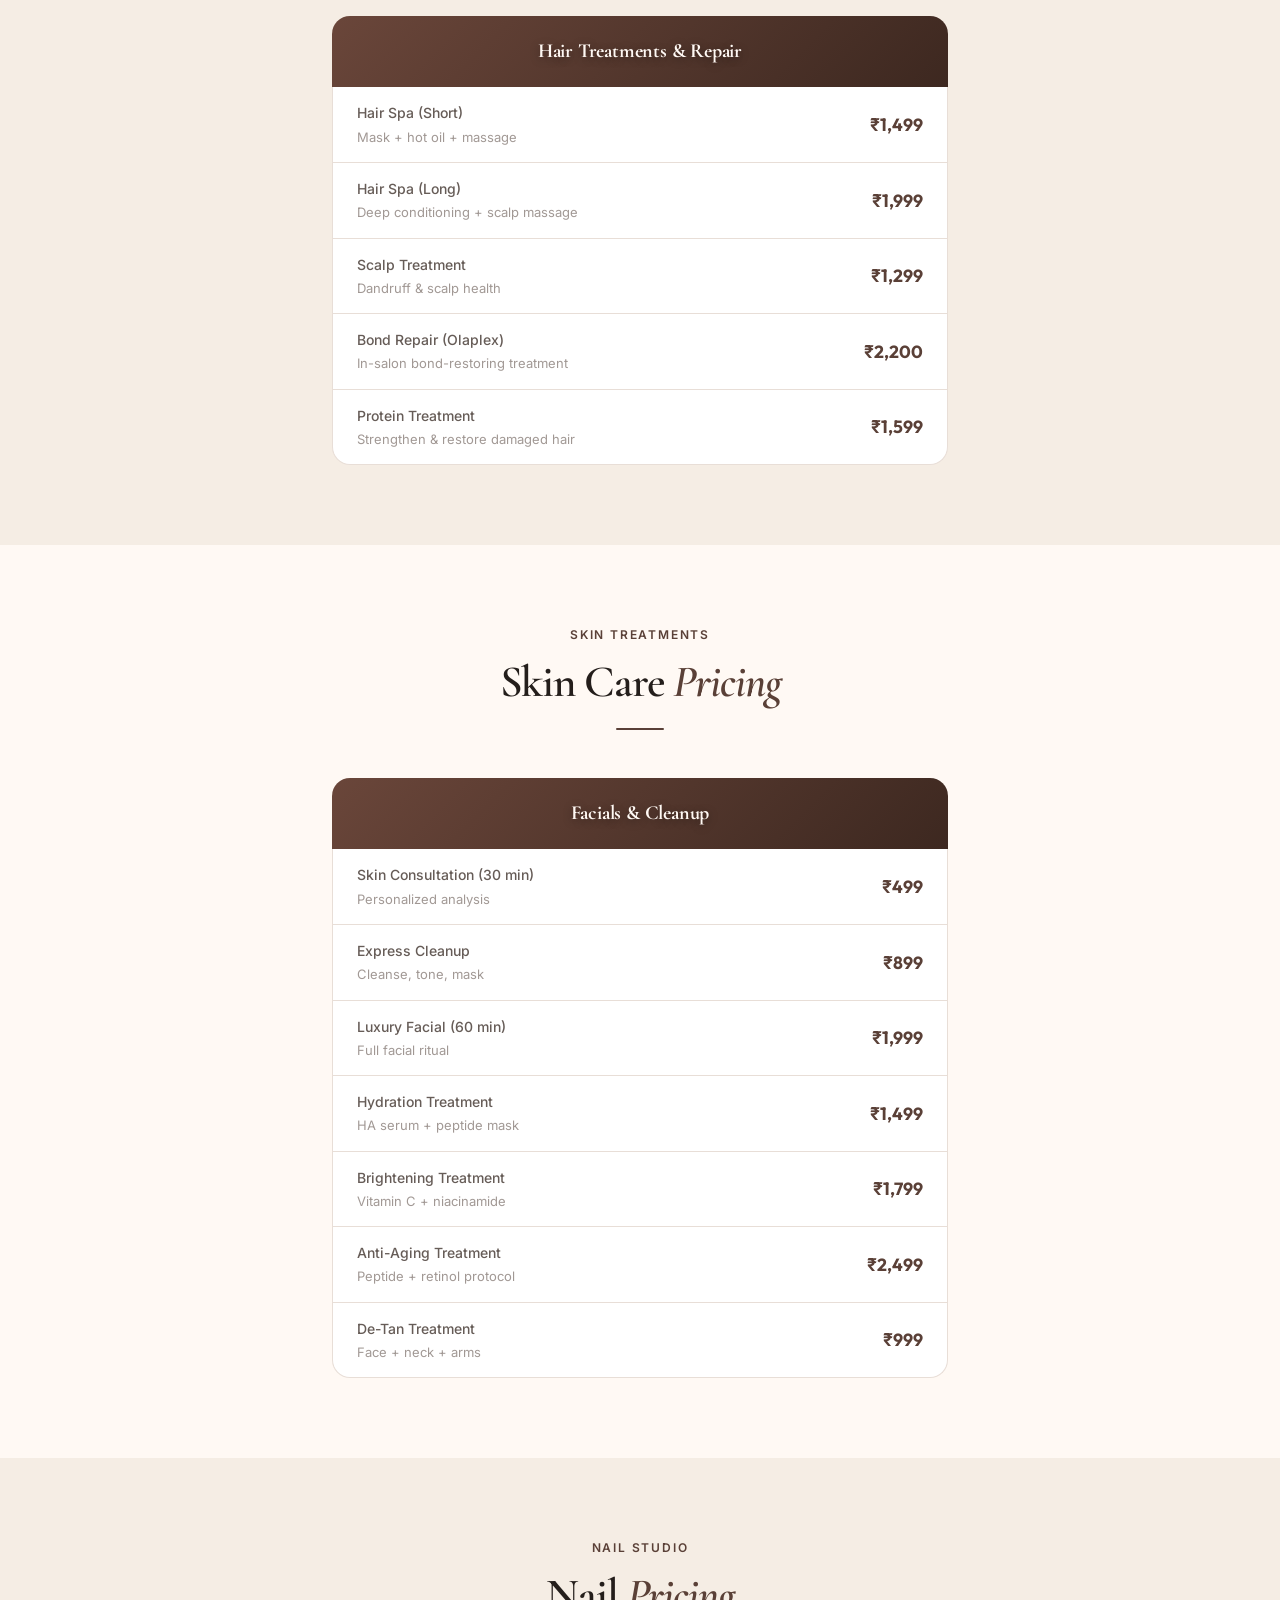
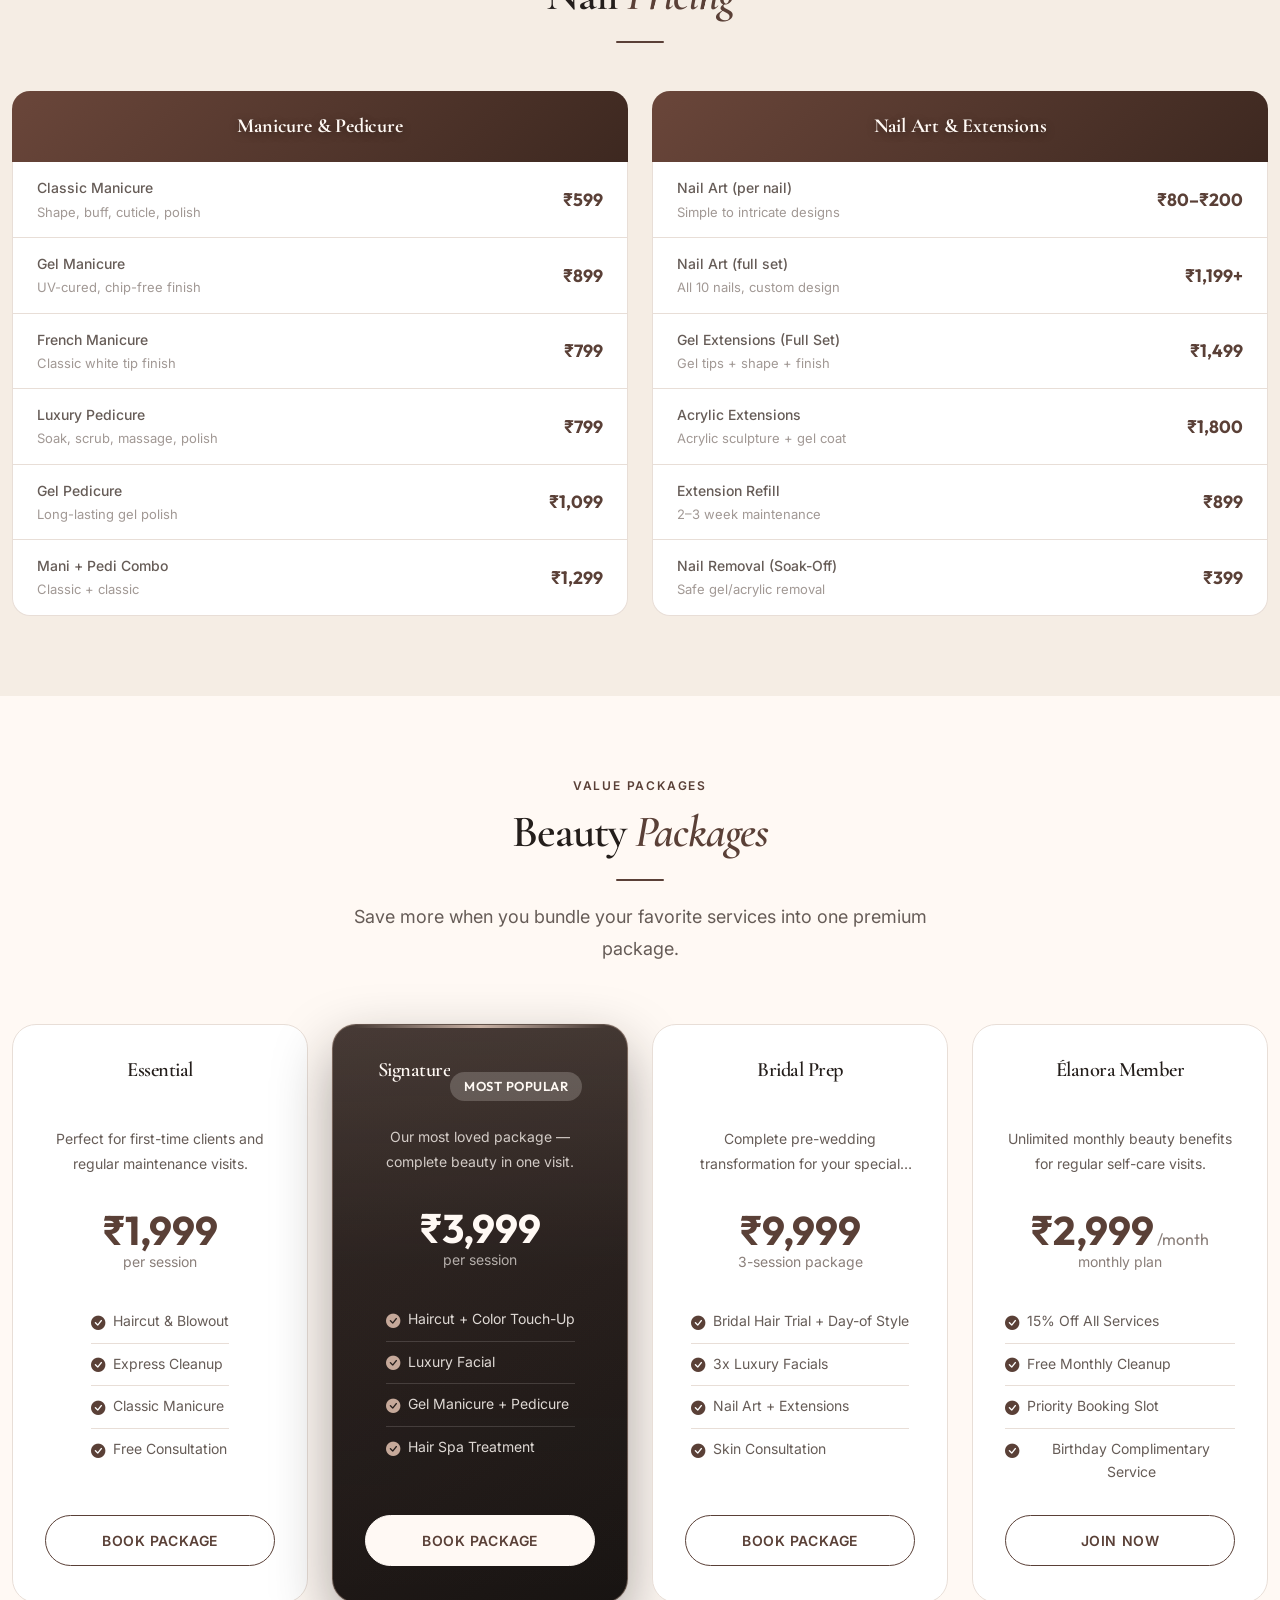
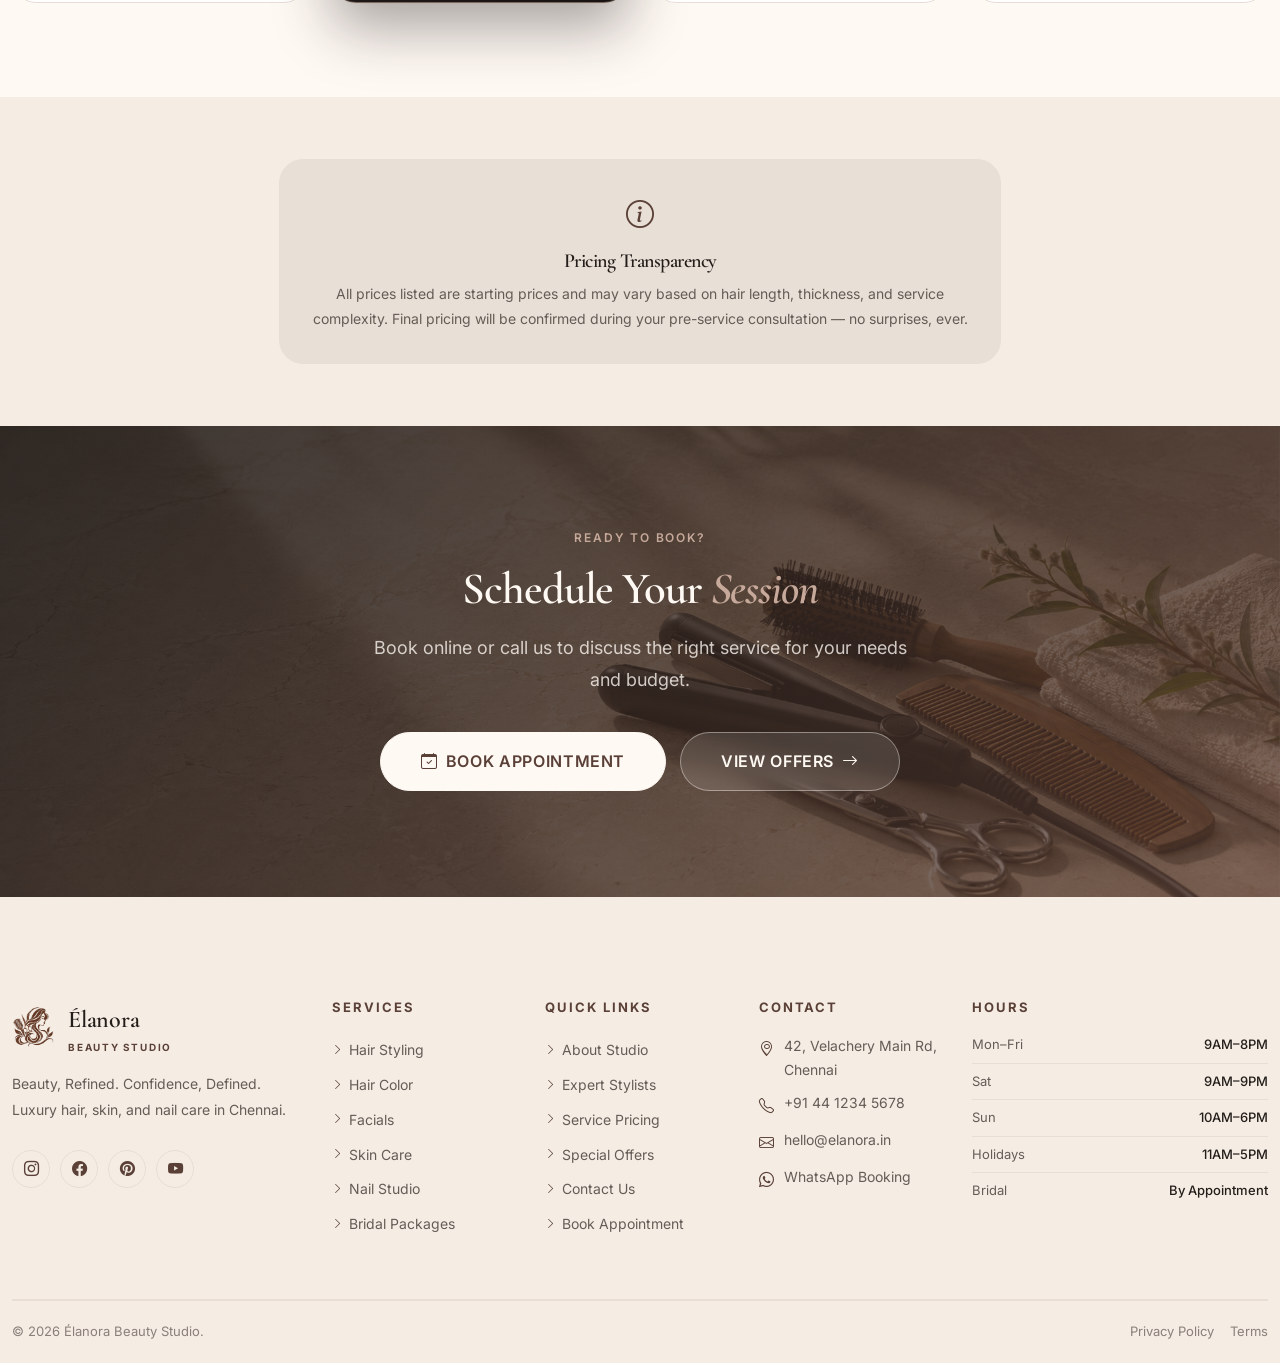
<file: pricing.html>
<!DOCTYPE html>
<html lang="en" dir="ltr" data-theme="light">

<head>
  <meta charset="UTF-8">
  <meta name="viewport" content="width=device-width, initial-scale=1.0">
  <title>Pricing — Élanora Beauty Studio </title>
  <meta name="description"
    content="Explore Élanora's transparent pricing for all hair, skin, and nail services. Find the perfect package for your beauty needs and budget.">
  <link rel="icon" href="assets/images/common/logo.png" type="image/png">
  <link href="https://cdn.jsdelivr.net/npm/bootstrap@5.3.8/dist/css/bootstrap.min.css" rel="stylesheet">
  <link href="https://cdn.jsdelivr.net/npm/bootstrap-icons@1.11.3/font/bootstrap-icons.min.css" rel="stylesheet">
  <link rel="stylesheet" href="assets/css/variables.css">
  <link rel="stylesheet" href="assets/css/base.css">
  <link rel="stylesheet" href="assets/css/header.css">
  <link rel="stylesheet" href="assets/css/banner.css">
  <link rel="stylesheet" href="assets/css/buttons.css">
  <link rel="stylesheet" href="assets/css/cards.css">
  <link rel="stylesheet" href="assets/css/forms.css">
  <link rel="stylesheet" href="assets/css/sections.css">
  <link rel="stylesheet" href="assets/css/animations.css">
  <link rel="stylesheet" href="assets/css/footer.css">
  <link rel="stylesheet" href="assets/css/theme-dark.css">
  <link rel="stylesheet" href="assets/css/rtl.css">
  <link rel="stylesheet" href="assets/css/responsive/desktop.css">
  <link rel="stylesheet" href="assets/css/responsive/tablet.css">
  <link rel="stylesheet" href="assets/css/responsive/mobile.css">
  <link rel="stylesheet" href="assets/css/responsive/target-views.css">
  <style>
    /* ── Pricing specific extras ── */
    .eb-price-tab-content {
      display: none;
    }

    .eb-price-tab-content.active {
      display: block;
    }

    .eb-pricing-header {
      background: linear-gradient(135deg, #6A463A 0%, #3D2820 100%);
      color: #FFF9F4;
      border-radius: var(--radius-lg) var(--radius-lg) 0 0;
      padding: 1.5rem;
      text-align: center;
    }

    .eb-pricing-header h5 {
      color: #FFF9F4;
      font-weight: var(--fw-bold);
      text-shadow: 0 2px 10px rgba(0, 0, 0, 0.38);
    }

    .eb-pricing-table {
      background: var(--color-card-bg);
      border: 1px solid var(--color-border);
      border-radius: 0 0 var(--radius-lg) var(--radius-lg);
      border-top: none;
    }

    .eb-pricing-row {
      display: flex;
      align-items: center;
      justify-content: space-between;
      padding: 0.875rem 1.5rem;
      border-bottom: 1px solid var(--color-border);
      gap: 1rem;
    }

    .eb-pricing-row:last-child {
      border-bottom: none;
    }

    .eb-pricing-service {
      font-size: var(--fs-small);
      color: var(--color-text);
      line-height: var(--lh-normal);
    }

    .eb-pricing-price {
      font-family: var(--font-number);
      font-variant-numeric: lining-nums proportional-nums;
      font-size: 1.1rem;
      font-weight: var(--fw-bold);
      color: var(--color-primary);
      white-space: nowrap;
      flex-shrink: 0;
    }

    .eb-pricing-desc {
      font-size: var(--fs-xs);
      color: var(--color-text-secondary);
      margin-top: 2px;
    }

    .eb-pricing-category-label {
      background: var(--color-primary-light);
      padding: 0.5rem 1.5rem;
      font-size: var(--fs-xs);
      font-weight: var(--fw-bold);
      color: var(--color-primary);
      letter-spacing: var(--ls-wider);
      text-transform: uppercase;
      border-bottom: 1px solid var(--color-border);
    }

    .eb-package-card {
      background: var(--color-card-bg);
      border: 1px solid var(--color-border);
      border-radius: var(--radius-xl);
      padding: 2rem;
      height: 100%;
      min-height: 548px;
      display: flex;
      flex-direction: column;
      position: relative;
      overflow: visible;
      transition: box-shadow var(--transition-base), transform var(--transition-base), border-color var(--transition-base);
    }

    #packages .row.g-4 {
      padding-block: 10px 14px;
    }

    #packages .eb-package-card:hover {
      box-shadow: 0 20px 48px rgba(54, 37, 31, 0.18);
      transform: translateY(-3px) !important;
    }

    .eb-package-card.featured {
      background:
        linear-gradient(180deg, rgba(198, 169, 154, 0.18) 0%, rgba(198, 169, 154, 0.04) 42%, rgba(24, 20, 18, 0) 100%),
        linear-gradient(145deg, #2B221F 0%, #211A18 58%, #181412 100%);
      border: 1px solid rgba(198, 169, 154, 0.42);
      color: #FFF9F4;
      box-shadow: 0 24px 58px rgba(24, 20, 18, 0.38), 0 0 0 1px rgba(198, 169, 154, 0.08);
    }

    .eb-package-card.featured::before {
      content: "";
      position: absolute;
      top: 0;
      left: 20px;
      right: 20px;
      height: 3px;
      border-radius: 0 0 var(--radius-pill) var(--radius-pill);
      background: linear-gradient(90deg, transparent, #D8C0B2, transparent);
      opacity: 0.9;
    }

    #packages .eb-package-card.featured:hover {
      box-shadow: 0 28px 64px rgba(24, 20, 18, 0.46), 0 0 0 1px rgba(198, 169, 154, 0.16);
    }

    .eb-package-card.featured .eb-card-title {
      color: #FFF9F4;
    }

    .eb-package-card.featured .eb-card-desc {
      color: rgba(255, 249, 244, 0.78);
    }

    .eb-package-price-main {
      font-family: var(--font-number);
      font-variant-numeric: lining-nums proportional-nums;
      font-size: 2.5rem;
      font-weight: var(--fw-bold);
      line-height: 1;
      color: var(--color-primary);
    }

    .eb-package-card.featured .eb-package-price-main {
      color: #FFF9F4;
    }

    .eb-package-price-period {
      font-size: var(--fs-small);
      color: var(--color-text-secondary);
    }

    .eb-package-card.featured .eb-package-price-period {
      color: rgba(255, 249, 244, 0.65);
    }

    .eb-package-features {
      list-style: none;
      padding: 0;
      margin: 1.25rem 0 1.5rem;
    }

    .eb-package-features li {
      display: flex;
      align-items: flex-start;
      gap: 8px;
      padding: 8px 0;
      font-size: var(--fs-small);
      color: var(--color-text);
      border-bottom: 1px solid var(--color-border);
      line-height: var(--lh-normal);
    }

    .eb-package-card.featured .eb-package-features li {
      color: rgba(255, 249, 244, 0.85);
      border-bottom-color: rgba(255, 249, 244, 0.15);
    }

    .eb-package-features li:last-child {
      border-bottom: none;
    }

    .eb-package-features li i {
      color: var(--color-primary);
      flex-shrink: 0;
      margin-top: 2px;
    }

    #packages .eb-package-card > .eb-btn,
    #packages .eb-membership-card > .eb-btn {
      margin-top: auto;
      min-height: 48px;
      display: inline-flex;
      align-items: center;
      justify-content: center;
    }

    #packages .eb-membership-card {
      min-height: 548px;
      height: 100%;
      display: flex;
      flex-direction: column;
    }

    #packages .eb-membership-perks {
      margin-bottom: 1.5rem;
    }

    .eb-package-card.featured .eb-package-features li i {
      color: #C6A99A;
    }

    [data-theme="dark"] .eb-pricing-header {
      background: linear-gradient(135deg, #8A6B5F 0%, #5A3D35 100%);
      color: #FFF9F4;
    }

    [data-theme="dark"] .eb-pricing-header h5 {
      color: #FFF9F4;
    }

    [data-theme="dark"] .eb-pricing-table {
      background: var(--color-card-bg);
      border-color: var(--color-border);
    }

    [data-theme="dark"] .eb-pricing-category-label {
      background: rgba(198, 169, 154, 0.1);
    }
  </style>
</head>

<body>

  <!-- HEADER -->
  <header class="eb-header" id="header">
    <div class="container">
      <a href="index.html" class="eb-brand">
        <div class="eb-brand-logo-badge"><img src="assets/images/common/logo.png" alt="Élanora Beauty Studio Logo">
        </div>
        <div class="eb-brand-text">
          <span class="eb-brand-name">Élanora</span>
          <span class="eb-brand-tagline">BEAUTY STUDIO</span>
        </div>
      </a>
      <nav class="eb-nav eb-nav-desktop" id="mainNav">
        <a href="index.html" class="eb-nav-link">Home 1</a><a href="home2.html" class="eb-nav-link">Home 2</a>
        <a href="about.html" class="eb-nav-link">About</a><a href="services.html" class="eb-nav-link">Services</a>
        <a href="stylists.html" class="eb-nav-link">Stylists</a><a href="pricing.html"
          class="eb-nav-link active">Pricing</a>
        <a href="offers.html" class="eb-nav-link">Offers</a><a href="contact.html" class="eb-nav-link">Contact</a>
      </nav>
      <div class="eb-header-utils">
        <button class="eb-toggle-btn" data-action="toggle-theme"><i class="bi bi-moon theme-toggle-icon"></i></button>
        <button class="eb-toggle-btn" data-action="toggle-dir"><span
            class="rtl-toggle-label eb-rtl-label">RTL</span></button>
        <a href="login.html" class="eb-login-btn"><i class="bi bi-person-circle"></i> Login</a>
      </div>
      <button class="eb-menu-toggle" id="menuToggle"
        aria-label="Toggle Menu"><span></span><span></span><span></span></button>
    </div>
  </header>
  <div class="eb-mobile-nav" id="mobileNav">
    <nav class="eb-nav">
      <a href="index.html" class="eb-nav-link">Home 1</a><a href="home2.html" class="eb-nav-link">Home 2</a>
      <a href="about.html" class="eb-nav-link">About</a><a href="services.html" class="eb-nav-link">Services</a>
      <a href="stylists.html" class="eb-nav-link">Stylists</a><a href="pricing.html"
        class="eb-nav-link active">Pricing</a>
      <a href="offers.html" class="eb-nav-link">Offers</a><a href="contact.html" class="eb-nav-link">Contact</a>
    </nav>
    <div class="eb-mobile-nav-utils">
      <button class="eb-toggle-btn" data-action="toggle-theme"><i class="bi bi-moon theme-toggle-icon"></i></button>
      <button class="eb-toggle-btn" data-action="toggle-dir"><span
          class="rtl-toggle-label eb-rtl-label">RTL</span></button>
      <a href="login.html" class="eb-login-btn"><i class="bi bi-person-circle"></i> Login</a>
    </div>
  </div>

  <!-- PAGE BANNER -->
  <section class="eb-page-banner">
    <div class="eb-page-banner-bg" style="background-image:url('assets/images/hero/pricing-hero.png');"></div>
    <div class="eb-page-banner-glow"></div>
    <div class="eb-page-banner-overlay"></div>
    <div class="container">
      <div class="eb-page-banner-content">
        <div class="eb-breadcrumb anim-blur-in"><a href="index.html">Home</a><span
            class="eb-breadcrumb-sep">›</span><span>Pricing</span></div>
        <h1 class="eb-page-banner-title anim-split-up">Transparent <em>Service Pricing</em></h1>
      </div>
    </div>
  </section>

  <!-- ─── SECTION 1: INTRO ─── -->
  <section class="eb-section-sm" id="pricing-intro">
    <div class="container">
      <div class="text-center anim">
        <span class="eb-eyebrow">Transparent Pricing</span>
        <h2 class="eb-section-title">Simple, <em>Honest</em> Pricing</h2>
        <div class="eb-divider eb-divider-center"></div>
        <p class="eb-section-subtitle eb-section-subtitle-center" style="max-width:600px;">All prices are inclusive. No
          hidden charges. Services starting from just ₹499 — premium quality for every budget.</p>
      </div>
    </div>
  </section>

  <!-- ─── SECTION 2: HAIR PRICING ─── -->
  <section class="eb-section eb-section-bg" id="hair-pricing">
    <div class="container">
      <div class="text-center mb-5 anim">
        <span class="eb-eyebrow">Hair Services</span>
        <h2 class="eb-section-title">Hair <em>Pricing</em></h2>
        <div class="eb-divider eb-divider-center"></div>
      </div>
      <div class="row g-4">
        <!-- Haircuts & Styling -->
        <div class="col-md-6 anim anim-d1">
          <div class="eb-pricing-header">
            <h5 style="margin:0;font-family:var(--font-heading);letter-spacing:-0.01em;">Haircuts &amp; Styling</h5>
          </div>
          <div class="eb-pricing-table">
            <div class="eb-pricing-row">
              <div>
                <div class="eb-pricing-service">Women's Haircut (Short)</div>
                <div class="eb-pricing-desc">Wash, cut & basic styling</div>
              </div>
              <div class="eb-pricing-price">₹799</div>
            </div>
            <div class="eb-pricing-row">
              <div>
                <div class="eb-pricing-service">Women's Haircut (Long)</div>
                <div class="eb-pricing-desc">Wash, cut & blow-dry finish</div>
              </div>
              <div class="eb-pricing-price">₹999</div>
            </div>
            <div class="eb-pricing-row">
              <div>
                <div class="eb-pricing-service">Men's Haircut</div>
                <div class="eb-pricing-desc">Cut, wash & styling</div>
              </div>
              <div class="eb-pricing-price">₹599</div>
            </div>
            <div class="eb-pricing-row">
              <div>
                <div class="eb-pricing-service">Blowout & Styling</div>
                <div class="eb-pricing-desc">Professional blow-dry & finish</div>
              </div>
              <div class="eb-pricing-price">₹999</div>
            </div>
            <div class="eb-pricing-row">
              <div>
                <div class="eb-pricing-service">Hair Straightening (GHD)</div>
                <div class="eb-pricing-desc">Premium temporary straightening</div>
              </div>
              <div class="eb-pricing-price">₹1,199</div>
            </div>
            <div class="eb-pricing-row">
              <div>
                <div class="eb-pricing-service">Occasion Updo / Bridal</div>
                <div class="eb-pricing-desc">Trial + event styling</div>
              </div>
              <div class="eb-pricing-price">₹2,500+</div>
            </div>
          </div>
        </div>

        <!-- Hair Color -->
        <div class="col-md-6 anim anim-d2">
          <div class="eb-pricing-header">
            <h5 style="margin:0;font-family:var(--font-heading);letter-spacing:-0.01em;">Hair Color Services</h5>
          </div>
          <div class="eb-pricing-table">
            <div class="eb-pricing-row">
              <div>
                <div class="eb-pricing-service">Global Hair Color (Short)</div>
                <div class="eb-pricing-desc">Full head, single color</div>
              </div>
              <div class="eb-pricing-price">₹2,500</div>
            </div>
            <div class="eb-pricing-row">
              <div>
                <div class="eb-pricing-service">Global Hair Color (Long)</div>
                <div class="eb-pricing-desc">Full head, single color</div>
              </div>
              <div class="eb-pricing-price">₹3,500</div>
            </div>
            <div class="eb-pricing-row">
              <div>
                <div class="eb-pricing-service">Highlights / Foils</div>
                <div class="eb-pricing-desc">Partial or full head</div>
              </div>
              <div class="eb-pricing-price">₹3,000+</div>
            </div>
            <div class="eb-pricing-row">
              <div>
                <div class="eb-pricing-service">Balayage / Ombré</div>
                <div class="eb-pricing-desc">Handpainted, natural gradient</div>
              </div>
              <div class="eb-pricing-price">₹4,500+</div>
            </div>
            <div class="eb-pricing-row">
              <div>
                <div class="eb-pricing-service">Color Correction</div>
                <div class="eb-pricing-desc">Correction pricing on consultation</div>
              </div>
              <div class="eb-pricing-price">₹5,000+</div>
            </div>
            <div class="eb-pricing-row">
              <div>
                <div class="eb-pricing-service">Keratin Treatment</div>
                <div class="eb-pricing-desc">3–5 month smoothing treatment</div>
              </div>
              <div class="eb-pricing-price">₹4,999+</div>
            </div>
          </div>
        </div>

        <!-- Hair Treatments -->
        <div class="col-md-6 anim anim-d3">
          <div class="eb-pricing-header">
            <h5 style="margin:0;font-family:var(--font-heading);letter-spacing:-0.01em;">Hair Treatments &amp; Repair
            </h5>
          </div>
          <div class="eb-pricing-table">
            <div class="eb-pricing-row">
              <div>
                <div class="eb-pricing-service">Hair Spa (Short)</div>
                <div class="eb-pricing-desc">Mask + hot oil + massage</div>
              </div>
              <div class="eb-pricing-price">₹1,499</div>
            </div>
            <div class="eb-pricing-row">
              <div>
                <div class="eb-pricing-service">Hair Spa (Long)</div>
                <div class="eb-pricing-desc">Deep conditioning + scalp massage</div>
              </div>
              <div class="eb-pricing-price">₹1,999</div>
            </div>
            <div class="eb-pricing-row">
              <div>
                <div class="eb-pricing-service">Scalp Treatment</div>
                <div class="eb-pricing-desc">Dandruff & scalp health</div>
              </div>
              <div class="eb-pricing-price">₹1,299</div>
            </div>
            <div class="eb-pricing-row">
              <div>
                <div class="eb-pricing-service">Bond Repair (Olaplex)</div>
                <div class="eb-pricing-desc">In-salon bond-restoring treatment</div>
              </div>
              <div class="eb-pricing-price">₹2,200</div>
            </div>
            <div class="eb-pricing-row">
              <div>
                <div class="eb-pricing-service">Protein Treatment</div>
                <div class="eb-pricing-desc">Strengthen & restore damaged hair</div>
              </div>
              <div class="eb-pricing-price">₹1,599</div>
            </div>
          </div>
        </div>
      </div>
    </div>
  </section>

  <!-- ─── SECTION 3: SKIN PRICING ─── -->
  <section class="eb-section" id="skin-pricing">
    <div class="container">
      <div class="text-center mb-5 anim">
        <span class="eb-eyebrow">Skin Treatments</span>
        <h2 class="eb-section-title">Skin Care <em>Pricing</em></h2>
        <div class="eb-divider eb-divider-center"></div>
      </div>
      <div class="row g-4 justify-content-center">
        <div class="col-md-6 anim anim-d1">
          <div class="eb-pricing-header">
            <h5 style="margin:0;font-family:var(--font-heading);letter-spacing:-0.01em;">Facials &amp; Cleanup</h5>
          </div>
          <div class="eb-pricing-table">
            <div class="eb-pricing-row">
              <div>
                <div class="eb-pricing-service">Skin Consultation (30 min)</div>
                <div class="eb-pricing-desc">Personalized analysis</div>
              </div>
              <div class="eb-pricing-price">₹499</div>
            </div>
            <div class="eb-pricing-row">
              <div>
                <div class="eb-pricing-service">Express Cleanup</div>
                <div class="eb-pricing-desc">Cleanse, tone, mask</div>
              </div>
              <div class="eb-pricing-price">₹899</div>
            </div>
            <div class="eb-pricing-row">
              <div>
                <div class="eb-pricing-service">Luxury Facial (60 min)</div>
                <div class="eb-pricing-desc">Full facial ritual</div>
              </div>
              <div class="eb-pricing-price">₹1,999</div>
            </div>
            <div class="eb-pricing-row">
              <div>
                <div class="eb-pricing-service">Hydration Treatment</div>
                <div class="eb-pricing-desc">HA serum + peptide mask</div>
              </div>
              <div class="eb-pricing-price">₹1,499</div>
            </div>
            <div class="eb-pricing-row">
              <div>
                <div class="eb-pricing-service">Brightening Treatment</div>
                <div class="eb-pricing-desc">Vitamin C + niacinamide</div>
              </div>
              <div class="eb-pricing-price">₹1,799</div>
            </div>
            <div class="eb-pricing-row">
              <div>
                <div class="eb-pricing-service">Anti-Aging Treatment</div>
                <div class="eb-pricing-desc">Peptide + retinol protocol</div>
              </div>
              <div class="eb-pricing-price">₹2,499</div>
            </div>
            <div class="eb-pricing-row">
              <div>
                <div class="eb-pricing-service">De-Tan Treatment</div>
                <div class="eb-pricing-desc">Face + neck + arms</div>
              </div>
              <div class="eb-pricing-price">₹999</div>
            </div>
          </div>
        </div>
      </div>
    </div>
  </section>

  <!-- ─── SECTION 4: NAIL PRICING ─── -->
  <section class="eb-section eb-section-bg" id="nail-pricing">
    <div class="container">
      <div class="text-center mb-5 anim">
        <span class="eb-eyebrow">Nail Studio</span>
        <h2 class="eb-section-title">Nail <em>Pricing</em></h2>
        <div class="eb-divider eb-divider-center"></div>
      </div>
      <div class="row g-4">
        <div class="col-md-6 anim anim-d1">
          <div class="eb-pricing-header">
            <h5 style="margin:0;font-family:var(--font-heading);letter-spacing:-0.01em;">Manicure &amp; Pedicure</h5>
          </div>
          <div class="eb-pricing-table">
            <div class="eb-pricing-row">
              <div>
                <div class="eb-pricing-service">Classic Manicure</div>
                <div class="eb-pricing-desc">Shape, buff, cuticle, polish</div>
              </div>
              <div class="eb-pricing-price">₹599</div>
            </div>
            <div class="eb-pricing-row">
              <div>
                <div class="eb-pricing-service">Gel Manicure</div>
                <div class="eb-pricing-desc">UV-cured, chip-free finish</div>
              </div>
              <div class="eb-pricing-price">₹899</div>
            </div>
            <div class="eb-pricing-row">
              <div>
                <div class="eb-pricing-service">French Manicure</div>
                <div class="eb-pricing-desc">Classic white tip finish</div>
              </div>
              <div class="eb-pricing-price">₹799</div>
            </div>
            <div class="eb-pricing-row">
              <div>
                <div class="eb-pricing-service">Luxury Pedicure</div>
                <div class="eb-pricing-desc">Soak, scrub, massage, polish</div>
              </div>
              <div class="eb-pricing-price">₹799</div>
            </div>
            <div class="eb-pricing-row">
              <div>
                <div class="eb-pricing-service">Gel Pedicure</div>
                <div class="eb-pricing-desc">Long-lasting gel polish</div>
              </div>
              <div class="eb-pricing-price">₹1,099</div>
            </div>
            <div class="eb-pricing-row">
              <div>
                <div class="eb-pricing-service">Mani + Pedi Combo</div>
                <div class="eb-pricing-desc">Classic + classic</div>
              </div>
              <div class="eb-pricing-price">₹1,299</div>
            </div>
          </div>
        </div>
        <div class="col-md-6 anim anim-d2">
          <div class="eb-pricing-header">
            <h5 style="margin:0;font-family:var(--font-heading);letter-spacing:-0.01em;">Nail Art &amp; Extensions</h5>
          </div>
          <div class="eb-pricing-table">
            <div class="eb-pricing-row">
              <div>
                <div class="eb-pricing-service">Nail Art (per nail)</div>
                <div class="eb-pricing-desc">Simple to intricate designs</div>
              </div>
              <div class="eb-pricing-price">₹80–₹200</div>
            </div>
            <div class="eb-pricing-row">
              <div>
                <div class="eb-pricing-service">Nail Art (full set)</div>
                <div class="eb-pricing-desc">All 10 nails, custom design</div>
              </div>
              <div class="eb-pricing-price">₹1,199+</div>
            </div>
            <div class="eb-pricing-row">
              <div>
                <div class="eb-pricing-service">Gel Extensions (Full Set)</div>
                <div class="eb-pricing-desc">Gel tips + shape + finish</div>
              </div>
              <div class="eb-pricing-price">₹1,499</div>
            </div>
            <div class="eb-pricing-row">
              <div>
                <div class="eb-pricing-service">Acrylic Extensions</div>
                <div class="eb-pricing-desc">Acrylic sculpture + gel coat</div>
              </div>
              <div class="eb-pricing-price">₹1,800</div>
            </div>
            <div class="eb-pricing-row">
              <div>
                <div class="eb-pricing-service">Extension Refill</div>
                <div class="eb-pricing-desc">2–3 week maintenance</div>
              </div>
              <div class="eb-pricing-price">₹899</div>
            </div>
            <div class="eb-pricing-row">
              <div>
                <div class="eb-pricing-service">Nail Removal (Soak-Off)</div>
                <div class="eb-pricing-desc">Safe gel/acrylic removal</div>
              </div>
              <div class="eb-pricing-price">₹399</div>
            </div>
          </div>
        </div>
      </div>
    </div>
  </section>

  <!-- ─── SECTION 5: MEMBERSHIP PACKAGES ─── -->
  <section class="eb-section" id="packages">
    <div class="container">
      <div class="text-center mb-5 anim">
        <span class="eb-eyebrow">Value Packages</span>
        <h2 class="eb-section-title">Beauty <em>Packages</em></h2>
        <div class="eb-divider eb-divider-center"></div>
        <p class="eb-section-subtitle eb-section-subtitle-center">Save more when you bundle your favorite services into
          one premium package.</p>
      </div>

      <div class="row g-4">
        <!-- Essential -->
        <div class="col-md-6 col-lg-3 anim anim-d1">
          <div class="eb-package-card">
            <h5 class="eb-card-title" style="font-family:var(--font-heading);">Essential</h5>
            <p class="eb-card-desc">Perfect for first-time clients and regular maintenance visits.</p>
            <div class="mt-3 mb-2">
              <div class="eb-package-price-main">₹1,999</div>
              <div class="eb-package-price-period">per session</div>
            </div>
            <ul class="eb-package-features">
              <li><i class="bi bi-check-circle-fill"></i> Haircut & Blowout</li>
              <li><i class="bi bi-check-circle-fill"></i> Express Cleanup</li>
              <li><i class="bi bi-check-circle-fill"></i> Classic Manicure</li>
              <li><i class="bi bi-check-circle-fill"></i> Free Consultation</li>
            </ul>
            <a href="contact.html#appointment" class="eb-btn eb-btn-outline w-100">Book Package</a>
          </div>
        </div>

        <!-- Signature -->
        <div class="col-md-6 col-lg-3 anim anim-d2">
          <div class="eb-package-card featured">
            <div style="display:flex;align-items:center;justify-content:space-between;margin-bottom:0.5rem;">
              <h5 class="eb-card-title" style="font-family:var(--font-heading);margin:0;">Signature</h5>
              <span class="eb-badge" style="background:rgba(255,249,244,0.2);color:#FFF9F4;">Most Popular</span>
            </div>
            <p class="eb-card-desc">Our most loved package — complete beauty in one visit.</p>
            <div class="mt-3 mb-2">
              <div class="eb-package-price-main">₹3,999</div>
              <div class="eb-package-price-period">per session</div>
            </div>
            <ul class="eb-package-features">
              <li><i class="bi bi-check-circle-fill"></i> Haircut + Color Touch-Up</li>
              <li><i class="bi bi-check-circle-fill"></i> Luxury Facial</li>
              <li><i class="bi bi-check-circle-fill"></i> Gel Manicure + Pedicure</li>
              <li><i class="bi bi-check-circle-fill"></i> Hair Spa Treatment</li>
            </ul>
            <a href="contact.html#appointment" class="eb-btn eb-btn-light w-100">Book Package</a>
          </div>
        </div>

        <!-- Bridal -->
        <div class="col-md-6 col-lg-3 anim anim-d3">
          <div class="eb-package-card">
            <h5 class="eb-card-title" style="font-family:var(--font-heading);">Bridal Prep</h5>
            <p class="eb-card-desc">Complete pre-wedding transformation for your special day.</p>
            <div class="mt-3 mb-2">
              <div class="eb-package-price-main">₹9,999</div>
              <div class="eb-package-price-period">3-session package</div>
            </div>
            <ul class="eb-package-features">
              <li><i class="bi bi-check-circle-fill"></i> Bridal Hair Trial + Day-of Style</li>
              <li><i class="bi bi-check-circle-fill"></i> 3x Luxury Facials</li>
              <li><i class="bi bi-check-circle-fill"></i> Nail Art + Extensions</li>
              <li><i class="bi bi-check-circle-fill"></i> Skin Consultation</li>
            </ul>
            <a href="contact.html#appointment" class="eb-btn eb-btn-outline w-100">Book Package</a>
          </div>
        </div>

        <!-- Membership -->
        <div class="col-md-6 col-lg-3 anim anim-d4">
          <div class="eb-package-card">
            <h5 class="eb-card-title" style="font-family:var(--font-heading);">Élanora Member</h5>
            <p class="eb-card-desc">Unlimited monthly beauty benefits for regular self-care visits.</p>
            <div class="mt-3 mb-2">
              <div class="eb-package-price-main">₹2,999<span
                  style="font-size:1rem;font-weight:400;color:var(--color-text-secondary);"> /month</span></div>
              <div class="eb-package-price-period">monthly plan</div>
            </div>
            <ul class="eb-package-features">
              <li><i class="bi bi-check-circle-fill"></i> 15% Off All Services</li>
              <li><i class="bi bi-check-circle-fill"></i> Free Monthly Cleanup</li>
              <li><i class="bi bi-check-circle-fill"></i> Priority Booking Slot</li>
              <li><i class="bi bi-check-circle-fill"></i> Birthday Complimentary Service</li>
            </ul>
            <a href="contact.html" class="eb-btn eb-btn-outline w-100">Join Now</a>
          </div>
        </div>
      </div>
    </div>
  </section>

  <!-- ─── SECTION 6: PRICING NOTE ─── -->
  <section class="eb-section-sm eb-section-bg" id="pricing-note">
    <div class="container">
      <div class="row justify-content-center anim">
        <div class="col-lg-7">
          <div
            style="background:var(--color-primary-light);border:1px solid var(--color-border);border-radius:var(--radius-xl);padding:2rem;text-align:center;">
            <i class="bi bi-info-circle"
              style="color:var(--color-primary);font-size:1.75rem;display:block;margin-bottom:0.75rem;"></i>
            <h5 style="font-family:var(--font-heading);color:var(--color-heading);margin-bottom:0.5rem;">Pricing
              Transparency</h5>
            <p style="color:var(--color-text);font-size:var(--fs-small);line-height:var(--lh-relaxed);margin:0;">All
              prices listed are starting prices and may vary based on hair length, thickness, and service complexity.
              Final pricing will be confirmed during your pre-service consultation — no surprises, ever.</p>
          </div>
        </div>
      </div>
    </div>
  </section>

  <!-- ─── SECTION 7: BOOKING CTA ─── -->
  <section class="eb-cta-section" id="cta-pricing">
    <div class="eb-cta-section-bg" style="background-image:url('assets/images/cta/pricing-cta.jpg');"></div>
    <div class="eb-cta-section-overlay"></div>
    <div class="container">
      <div class="eb-cta-section-content anim">
        <span class="eb-cta-eyebrow">Ready to Book?</span>
        <h2 class="eb-cta-title">Schedule Your <em>Session</em></h2>
        <p class="eb-cta-subtitle">Book online or call us to discuss the right service for your needs and budget.</p>
        <div class="eb-cta-actions">
          <a href="contact.html#appointment" class="eb-btn eb-btn-light eb-btn-lg"><i class="bi bi-calendar-check"></i>
            Book Appointment</a>
          <a href="offers.html" class="eb-btn eb-btn-ghost eb-btn-lg">View Offers <i class="bi bi-arrow-right"></i></a>
        </div>
      </div>
    </div>
  </section>

  <!-- FOOTER (compact) -->
  <footer class="eb-footer">
    <div class="container">
      <div class="eb-footer-top">
        <div class="row g-5">
          <div class="col-lg-3 col-md-6"><a href="index.html" class="eb-footer-brand">
              <div class="eb-footer-brand-badge"><img src="assets/images/common/logo.png"
                  alt="Élanora Beauty Studio Logo"></div>
              <div>
                <span class="eb-footer-brand-name">Élanora</span>
                <span class="eb-footer-brand-tagline">BEAUTY STUDIO</span>
              </div>
            </a>
            <p class="eb-footer-about-text mt-3">Beauty, Refined. Confidence, Defined.<br>Luxury hair, skin, and nail
              care in Chennai.</p>
            <div class="eb-footer-social"><a href="#" class="eb-footer-social-link" aria-label="Instagram"><i
                  class="bi bi-instagram"></i></a><a href="#" class="eb-footer-social-link" aria-label="Facebook"><i
                  class="bi bi-facebook"></i></a><a href="#" class="eb-footer-social-link" aria-label="Pinterest"><i
                  class="bi bi-pinterest"></i></a><a href="#" class="eb-footer-social-link" aria-label="YouTube"><i
                  class="bi bi-youtube"></i></a></div>
          </div>
          <div class="col-lg-2 col-md-6">
            <h6 class="eb-footer-col-title">Services</h6>
            <ul class="eb-footer-links">
              <li><a href="services.html#hair"><i class="bi bi-chevron-right"></i> Hair Styling</a></li>
              <li><a href="services.html#hair"><i class="bi bi-chevron-right"></i> Hair Color</a></li>
              <li><a href="services.html#skin"><i class="bi bi-chevron-right"></i> Facials</a></li>
              <li><a href="services.html#skin"><i class="bi bi-chevron-right"></i> Skin Care</a></li>
              <li><a href="services.html#nails"><i class="bi bi-chevron-right"></i> Nail Studio</a></li>
              <li><a href="offers.html"><i class="bi bi-chevron-right"></i> Bridal Packages</a></li>
            </ul>
          </div>
          <div class="col-lg-2 col-md-6">
            <h6 class="eb-footer-col-title">Quick Links</h6>
            <ul class="eb-footer-links">
              <li><a href="about.html"><i class="bi bi-chevron-right"></i> About Studio</a></li>
              <li><a href="stylists.html"><i class="bi bi-chevron-right"></i> Expert Stylists</a></li>
              <li><a href="pricing.html"><i class="bi bi-chevron-right"></i> Service Pricing</a></li>
              <li><a href="offers.html"><i class="bi bi-chevron-right"></i> Special Offers</a></li>
              <li><a href="contact.html"><i class="bi bi-chevron-right"></i> Contact Us</a></li>
              <li><a href="contact.html#appointment"><i class="bi bi-chevron-right"></i> Book Appointment</a></li>
            </ul>
          </div>
          <div class="col-lg-2 col-md-6">
            <h6 class="eb-footer-col-title">Contact</h6>
            <ul class="eb-footer-contact-list">
              <li><i class="bi bi-geo-alt"></i> 42, Velachery Main Rd, Chennai</li>
              <li><i class="bi bi-telephone"></i><a href="tel:+914412345678">+91 44 1234 5678</a></li>
              <li><i class="bi bi-envelope"></i><a href="mailto:hello@elanora.in">hello@elanora.in</a></li>
              <li><i class="bi bi-whatsapp"></i><a href="https://wa.me/914412345678">WhatsApp Booking</a></li>
            </ul>
          </div>
          <div class="col-lg-3 col-md-6">
            <h6 class="eb-footer-col-title">Hours</h6>
            <ul class="eb-footer-hours">
              <li><span>Mon–Fri</span><span>9AM–8PM</span></li>
              <li><span>Sat</span><span>9AM–9PM</span></li>
              <li><span>Sun</span><span>10AM–6PM</span></li>
              <li><span>Holidays</span><span>11AM–5PM</span></li>
              <li><span>Bridal</span><span>By Appointment</span></li>
            </ul>
          </div>
        </div>
      </div>
      <div class="eb-footer-bottom"><span class="eb-footer-copyright">&copy; 2026 Élanora Beauty Studio.</span>
        <div class="eb-footer-legal"><a href="#">Privacy Policy</a><a href="#">Terms</a></div>
      </div>
    </div>
  </footer>

  <button id="scrollTopBtn" aria-label="Scroll to top"><i class="bi bi-arrow-up"></i></button>
  <script src="https://cdn.jsdelivr.net/npm/bootstrap@5.3.8/dist/js/bootstrap.bundle.min.js"></script>
  <script src="assets/js/main.js"></script>
  <script src="assets/js/header.js"></script>
  <script src="assets/js/filters.js"></script>
</body>

</html>
</file>
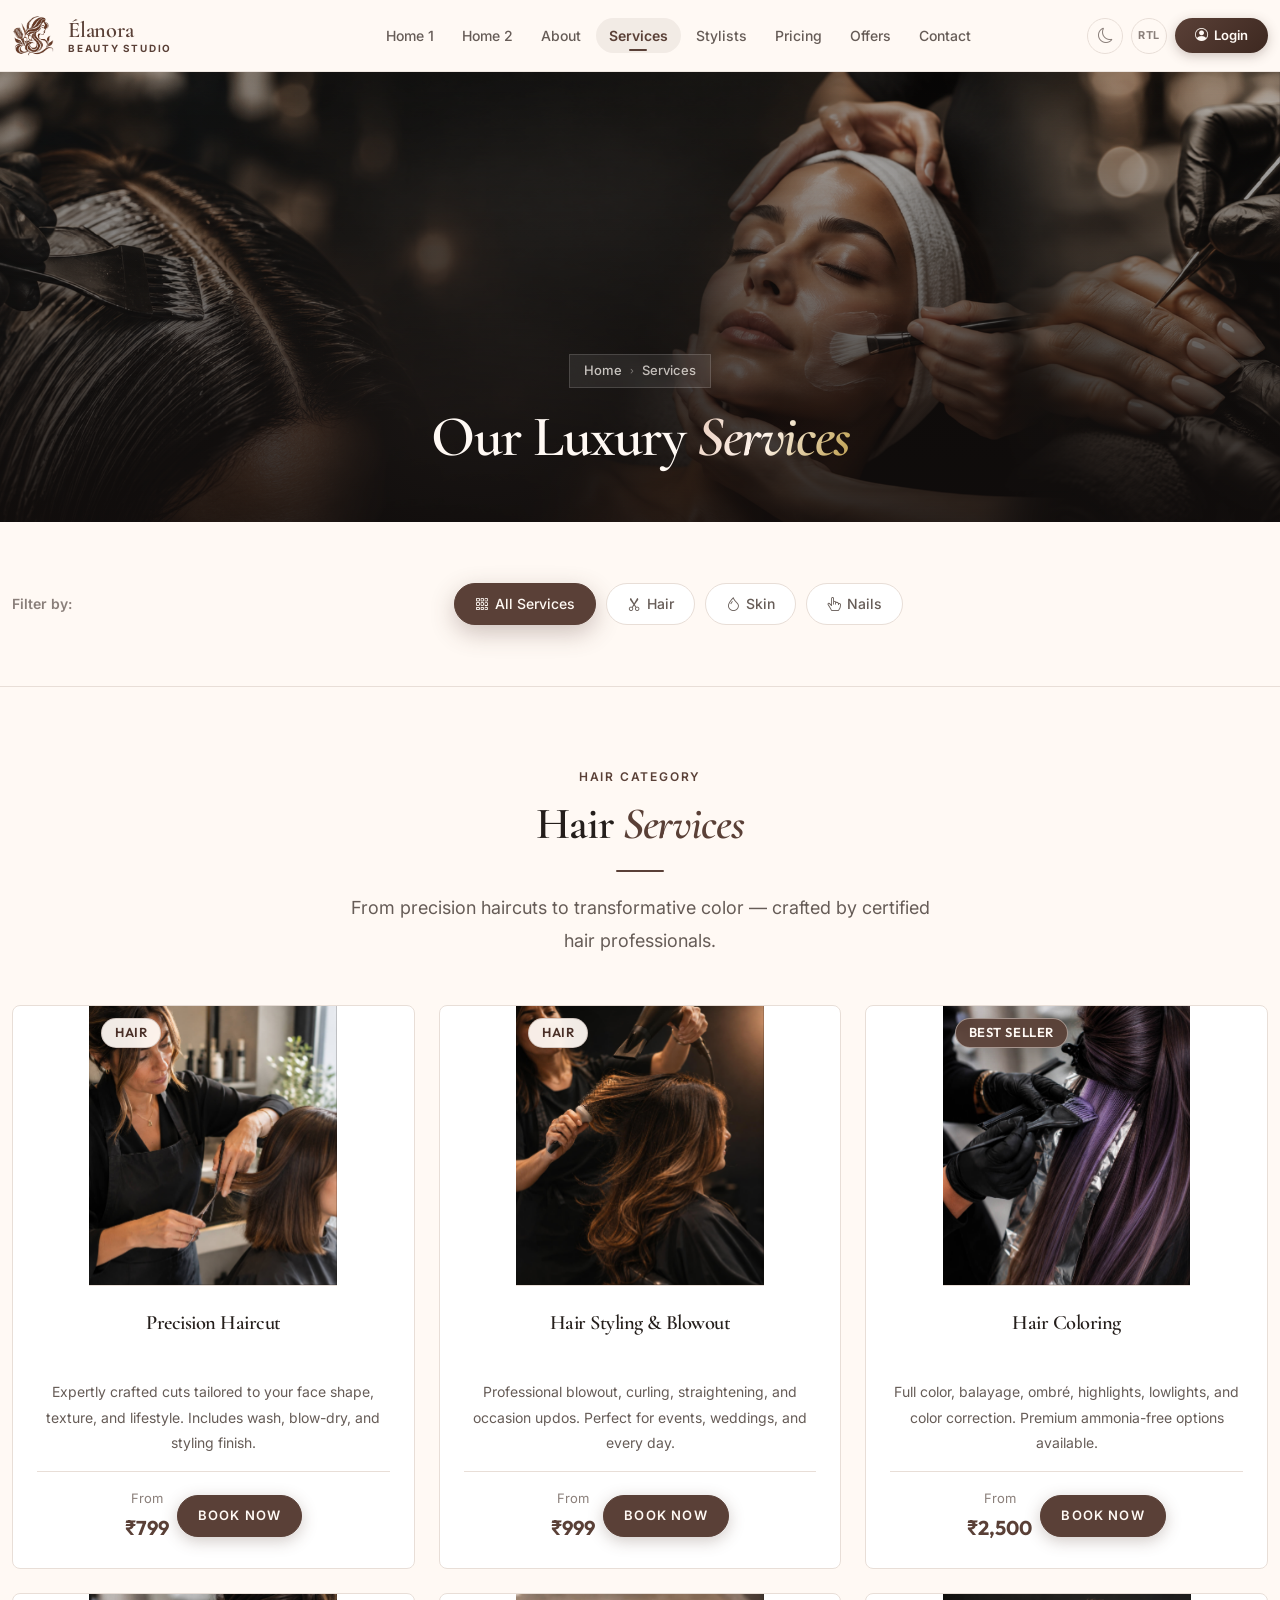
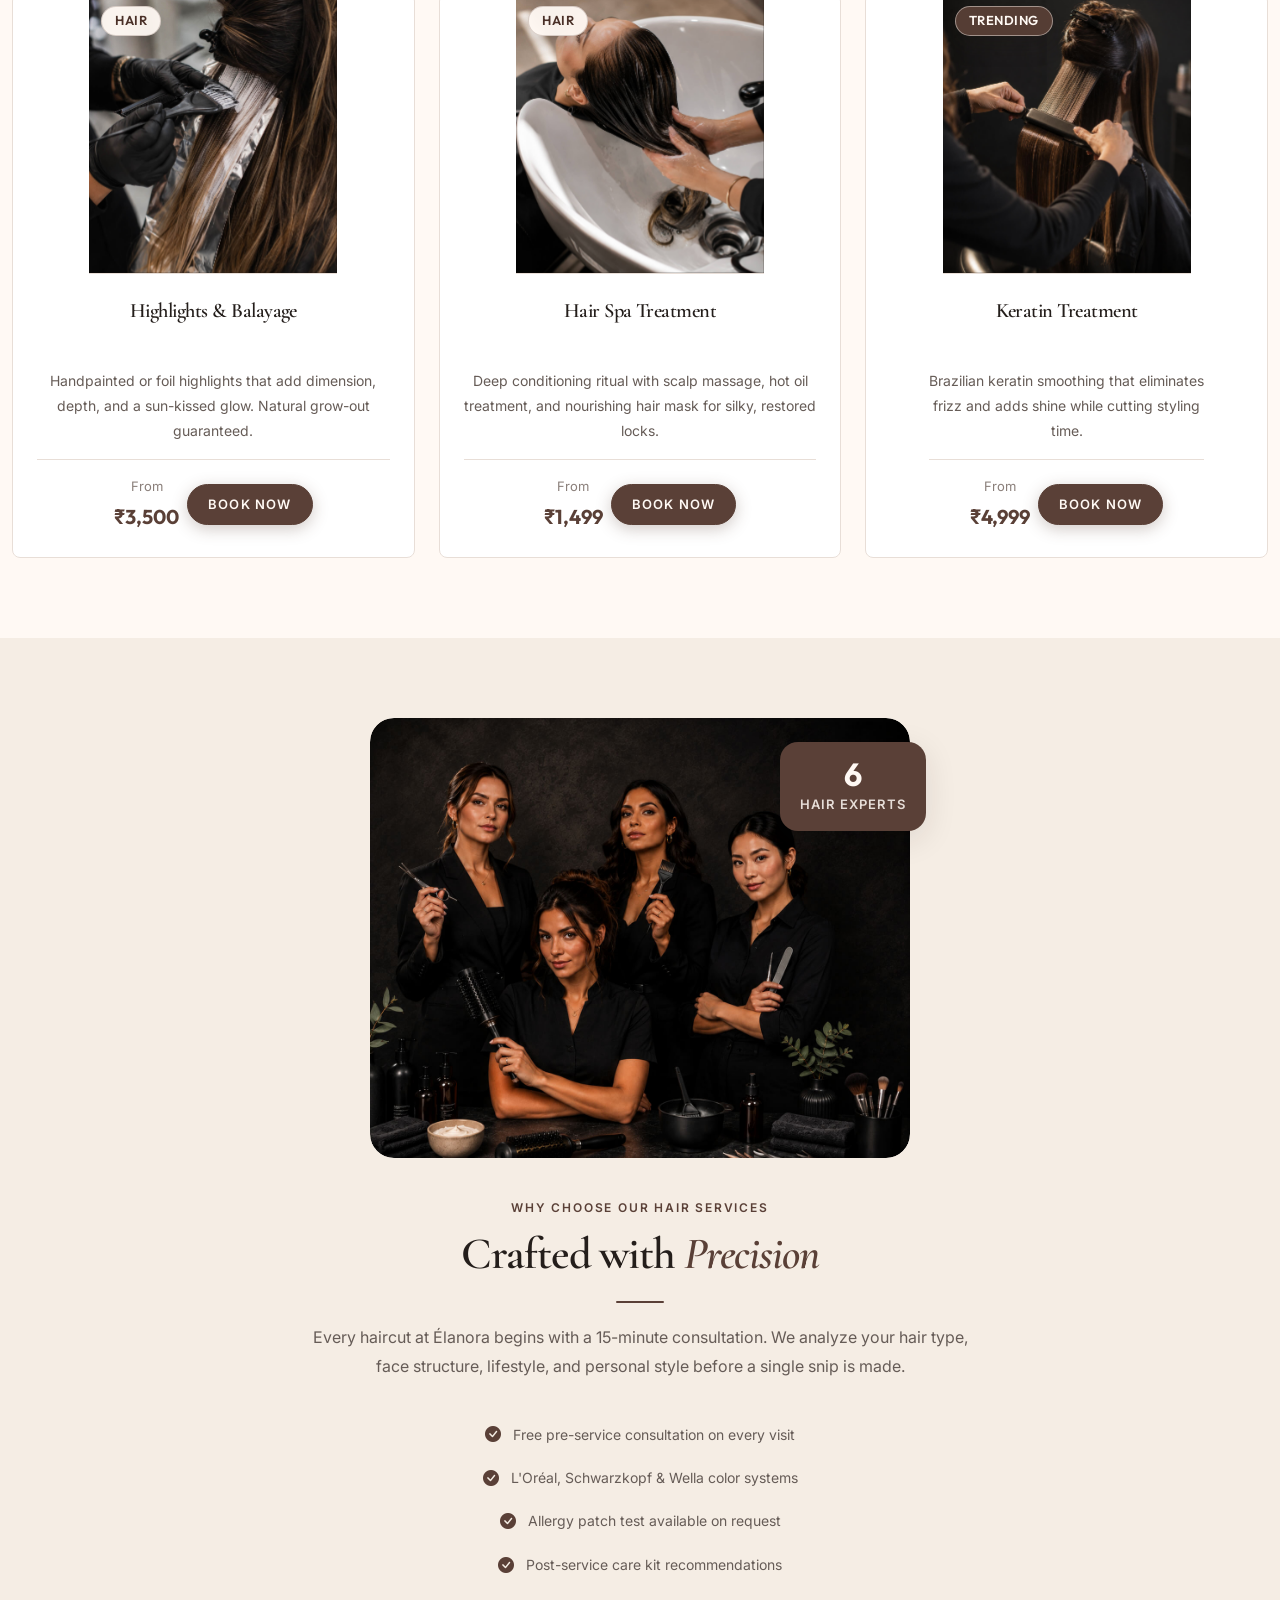
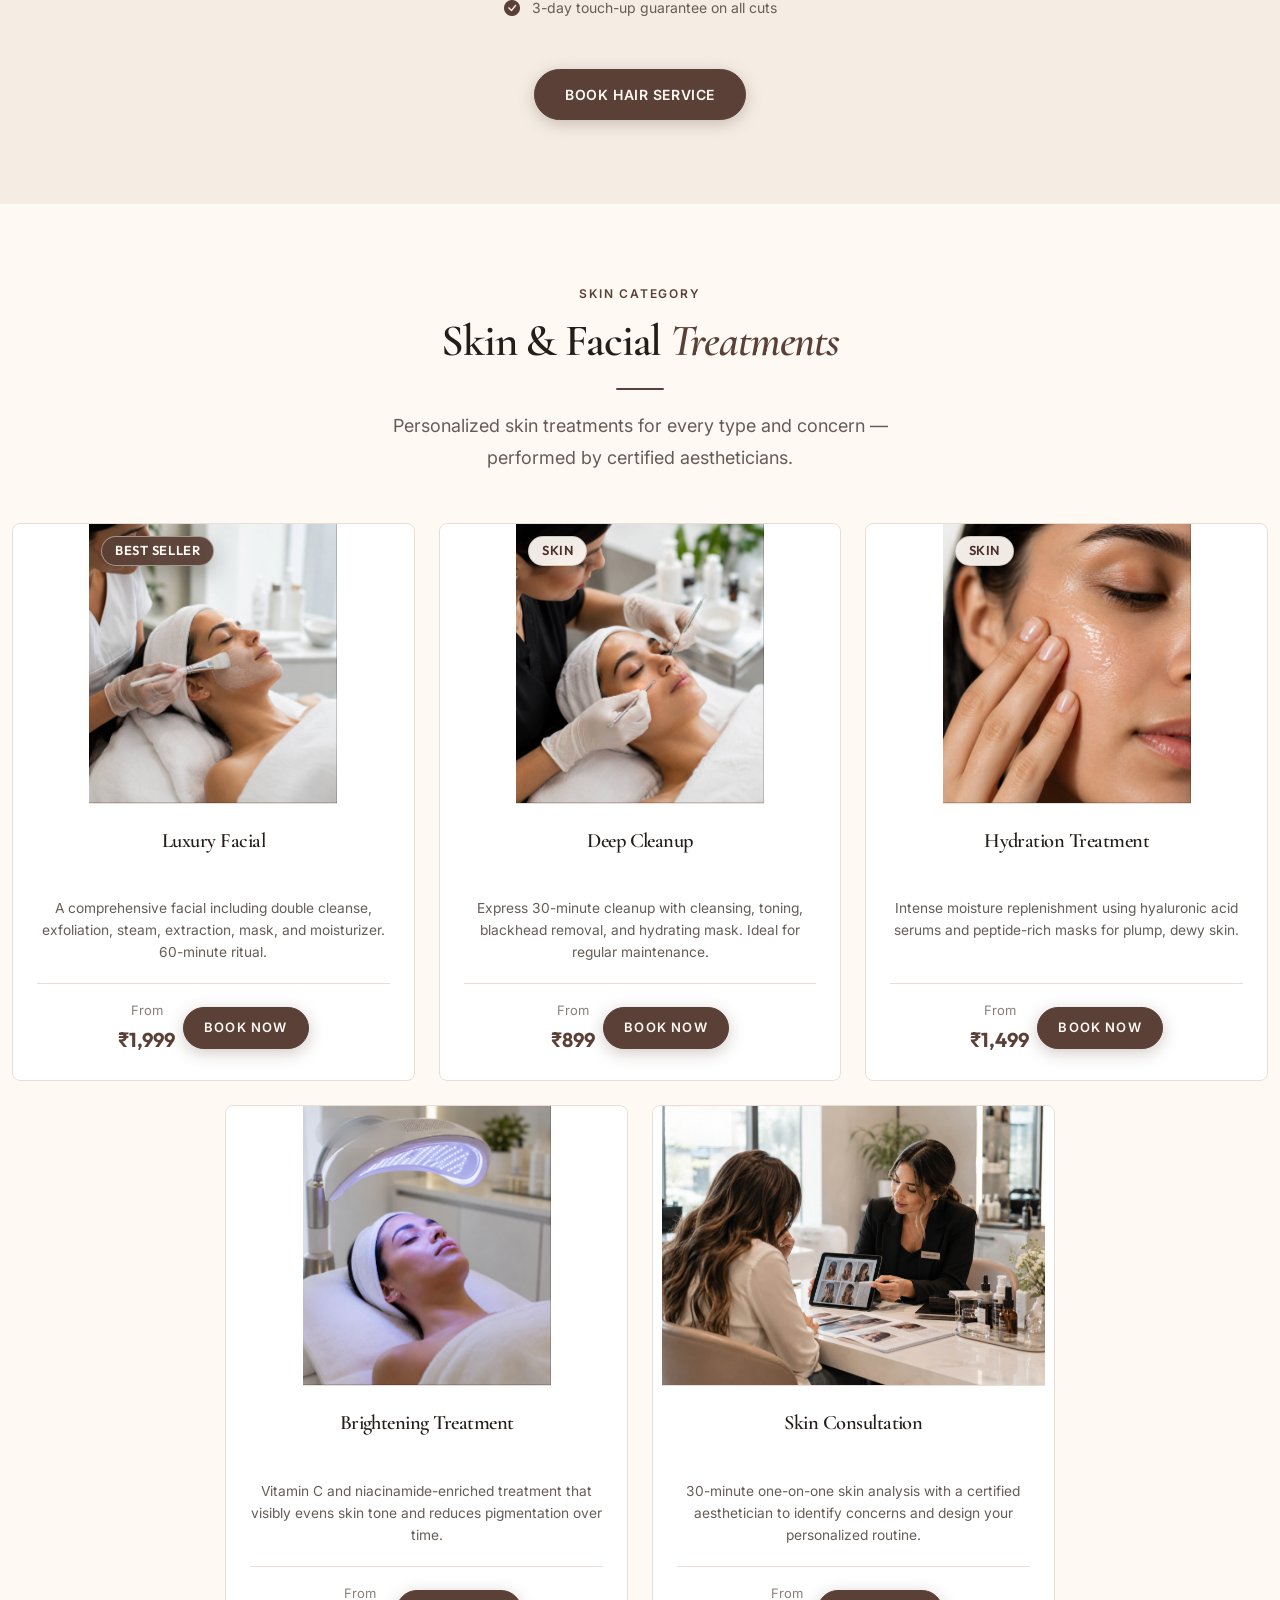
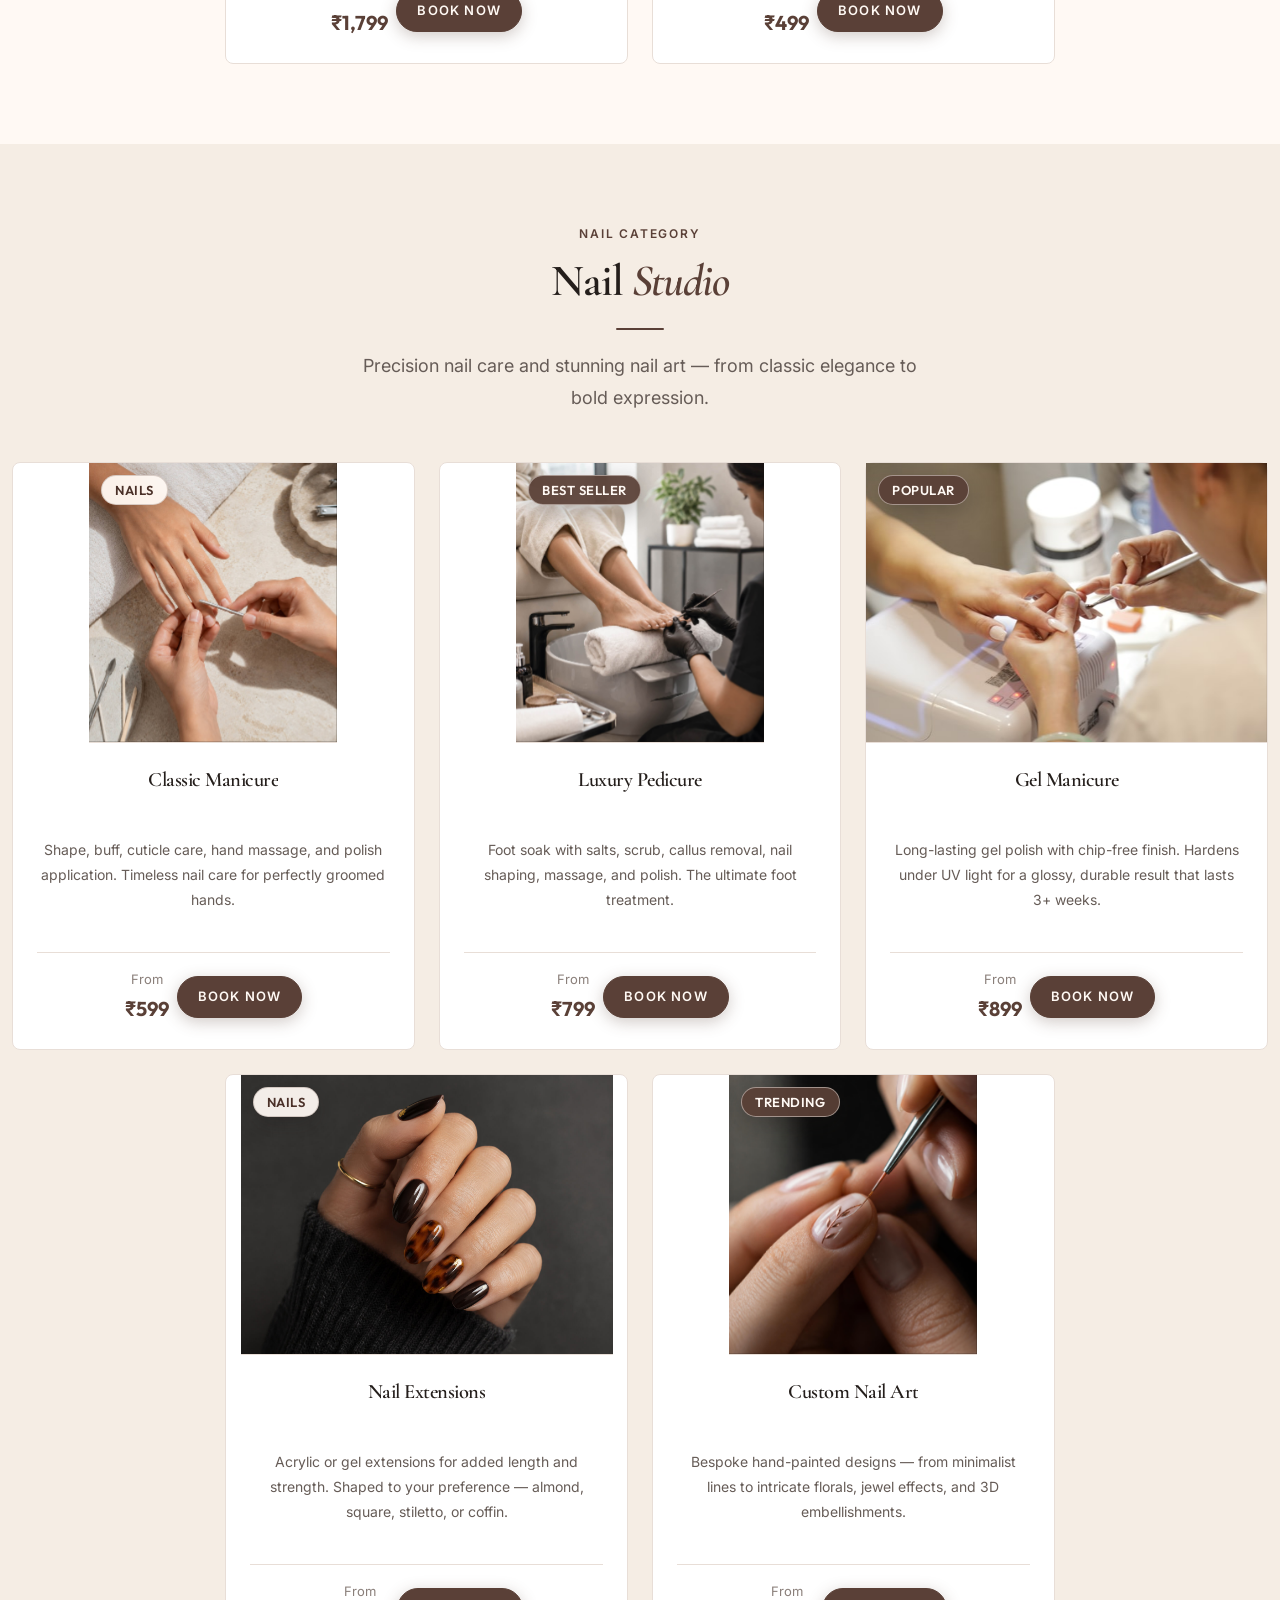
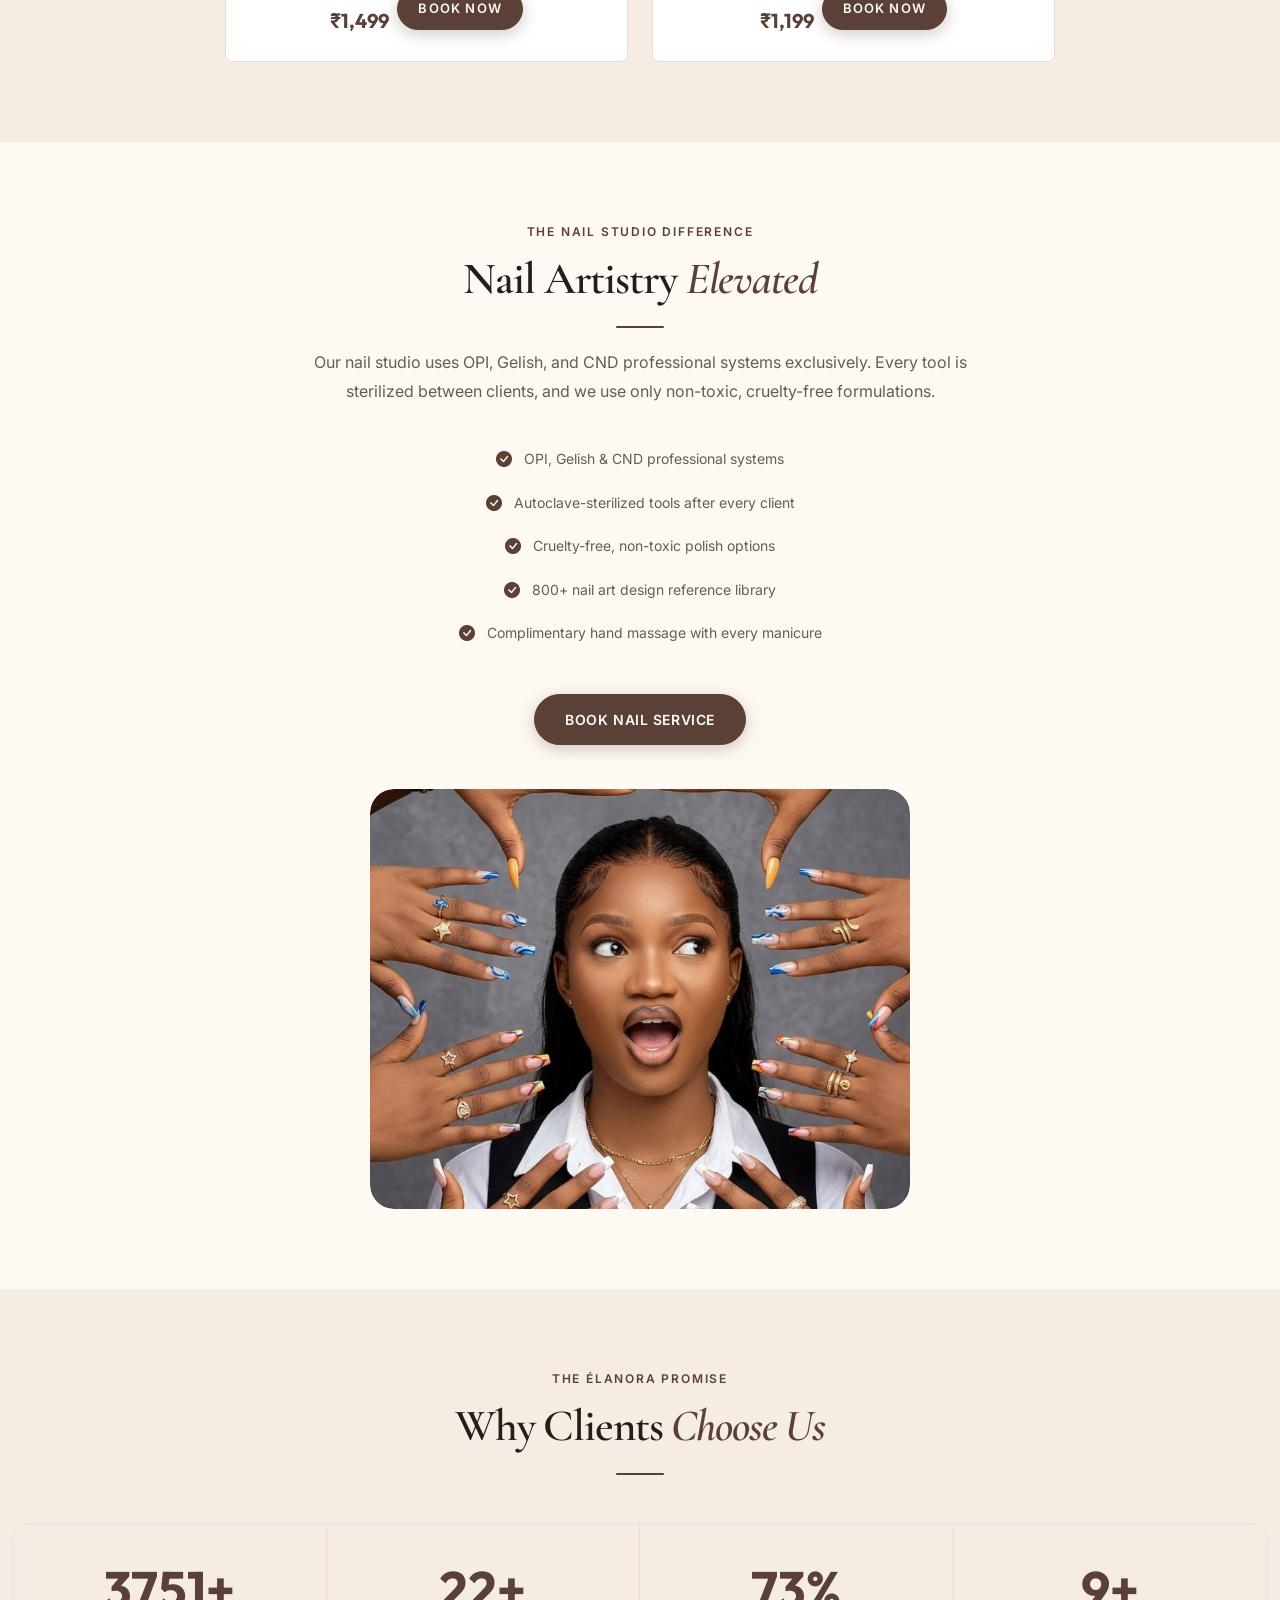
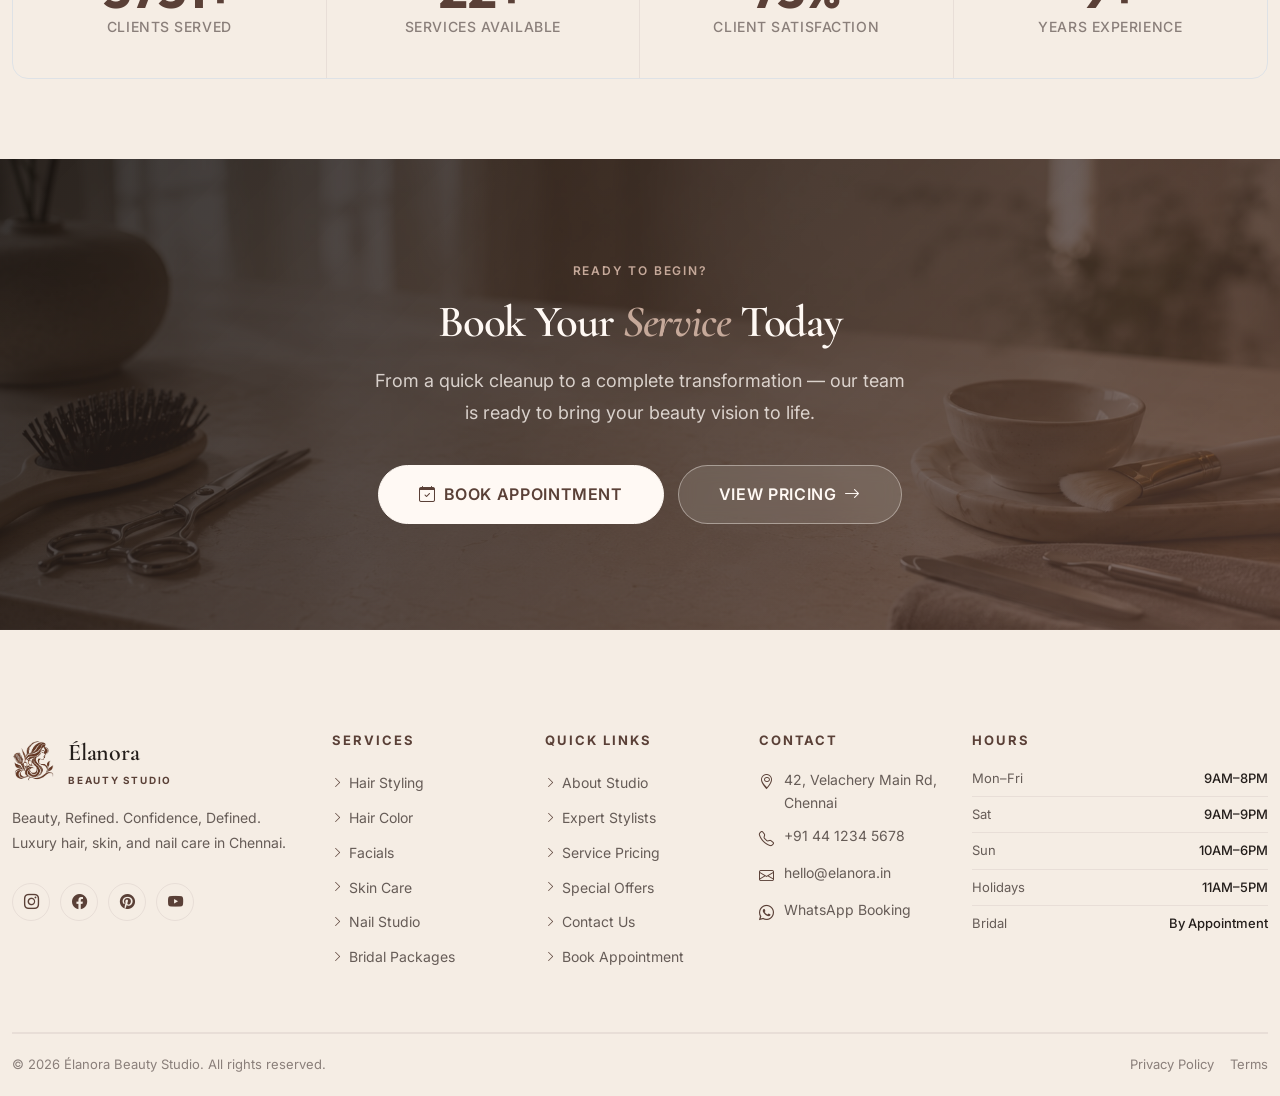
<file: services.html>
<!DOCTYPE html>
<html lang="en" dir="ltr" data-theme="light">

<head>
  <meta charset="UTF-8">
  <meta name="viewport" content="width=device-width, initial-scale=1.0">
  <title>Services — Élanora Beauty Studio</title>
  <meta name="description"
    content="Explore Élanora's complete range of beauty services — haircuts, coloring, keratin, facials, cleanup, manicure, pedicure, gel nails, and more.">
  <link rel="icon" href="assets/images/common/logo.png" type="image/png">
  <link href="https://cdn.jsdelivr.net/npm/bootstrap@5.3.8/dist/css/bootstrap.min.css" rel="stylesheet">
  <link href="https://cdn.jsdelivr.net/npm/bootstrap-icons@1.11.3/font/bootstrap-icons.min.css" rel="stylesheet">
  <link rel="stylesheet" href="assets/css/variables.css">
  <link rel="stylesheet" href="assets/css/base.css">
  <link rel="stylesheet" href="assets/css/header.css">
  <link rel="stylesheet" href="assets/css/banner.css">
  <link rel="stylesheet" href="assets/css/buttons.css">
  <link rel="stylesheet" href="assets/css/cards.css">
  <link rel="stylesheet" href="assets/css/forms.css">
  <link rel="stylesheet" href="assets/css/sections.css">
  <link rel="stylesheet" href="assets/css/animations.css">
  <link rel="stylesheet" href="assets/css/footer.css">
  <link rel="stylesheet" href="assets/css/theme-dark.css">
  <link rel="stylesheet" href="assets/css/rtl.css">
  <link rel="stylesheet" href="assets/css/responsive/desktop.css">
  <link rel="stylesheet" href="assets/css/responsive/tablet.css">
  <link rel="stylesheet" href="assets/css/responsive/mobile.css">
  <link rel="stylesheet" href="assets/css/responsive/target-views.css">
</head>

<body>

  <!-- HEADER -->
  <header class="eb-header" id="header">
    <div class="container">
      <a href="index.html" class="eb-brand">
        <div class="eb-brand-logo-badge"><img src="assets/images/common/logo.png" alt="Élanora Beauty Studio Logo">
        </div>
        <div class="eb-brand-text">
          <span class="eb-brand-name">Élanora</span>
          <span class="eb-brand-tagline">BEAUTY STUDIO</span>
        </div>
      </a>
      <nav class="eb-nav eb-nav-desktop" id="mainNav">
        <a href="index.html" class="eb-nav-link">Home 1</a>
        <a href="home2.html" class="eb-nav-link">Home 2</a>
        <a href="about.html" class="eb-nav-link">About</a>
        <a href="services.html" class="eb-nav-link active">Services</a>
        <a href="stylists.html" class="eb-nav-link">Stylists</a>
        <a href="pricing.html" class="eb-nav-link">Pricing</a>
        <a href="offers.html" class="eb-nav-link">Offers</a>
        <a href="contact.html" class="eb-nav-link">Contact</a>
      </nav>
      <div class="eb-header-utils">
        <button class="eb-toggle-btn" data-action="toggle-theme"><i class="bi bi-moon theme-toggle-icon"></i></button>
        <button class="eb-toggle-btn" data-action="toggle-dir"><span
            class="rtl-toggle-label eb-rtl-label">RTL</span></button>
        <a href="login.html" class="eb-login-btn"><i class="bi bi-person-circle"></i> Login</a>
      </div>
      <button class="eb-menu-toggle" id="menuToggle"
        aria-label="Toggle Menu"><span></span><span></span><span></span></button>
    </div>
  </header>
  <div class="eb-mobile-nav" id="mobileNav">
    <nav class="eb-nav">
      <a href="index.html" class="eb-nav-link">Home 1</a><a href="home2.html" class="eb-nav-link">Home 2</a>
      <a href="about.html" class="eb-nav-link">About</a><a href="services.html" class="eb-nav-link active">Services</a>
      <a href="stylists.html" class="eb-nav-link">Stylists</a><a href="pricing.html" class="eb-nav-link">Pricing</a>
      <a href="offers.html" class="eb-nav-link">Offers</a><a href="contact.html" class="eb-nav-link">Contact</a>
    </nav>
    <div class="eb-mobile-nav-utils">
      <button class="eb-toggle-btn" data-action="toggle-theme"><i class="bi bi-moon theme-toggle-icon"></i></button>
      <button class="eb-toggle-btn" data-action="toggle-dir"><span
          class="rtl-toggle-label eb-rtl-label">RTL</span></button>
      <a href="login.html" class="eb-login-btn"><i class="bi bi-person-circle"></i> Login</a>
    </div>
  </div>

  <!-- PAGE BANNER -->
  <section class="eb-page-banner">
    <div class="eb-page-banner-bg" style="background-image:url('assets/images/hero/services-hero.png');"></div>
    <div class="eb-page-banner-glow"></div>
    <div class="eb-page-banner-overlay"></div>
    <div class="container">
      <div class="eb-page-banner-content">
        <div class="eb-breadcrumb anim-blur-in"><a href="index.html">Home</a><span
            class="eb-breadcrumb-sep">›</span><span>Services</span></div>
        <h1 class="eb-page-banner-title anim-split-up">Our Luxury <em>Services</em></h1>
      </div>
    </div>
  </section>

  <!-- ─── FILTER BAR ─── -->
  <section class="eb-section-sm" style="border-bottom:1px solid var(--color-border);background:var(--color-bg);">
    <div class="container">
      <div class="d-flex align-items-center flex-wrap gap-3">
        <span
          style="font-size:var(--fs-small);font-weight:var(--fw-semibold);color:var(--color-text-secondary);white-space:nowrap;">Filter
          by:</span>
        <div class="eb-filter-bar">
          <button class="eb-filter-btn active" data-filter="all"><i class="bi bi-grid-3x3-gap"></i> All
            Services</button>
          <button class="eb-filter-btn" data-filter="hair"><i class="bi bi-scissors"></i> Hair</button>
          <button class="eb-filter-btn" data-filter="skin"><i class="bi bi-droplet"></i> Skin</button>
          <button class="eb-filter-btn" data-filter="nails"><i class="bi bi-hand-index-thumb"></i> Nails</button>
        </div>
      </div>
    </div>
  </section>

  <!-- ─── SECTION 1: HAIR SERVICES ─── -->
  <section class="eb-section" id="hair">
    <div class="container">
      <div class="text-center mb-5 anim">
        <span class="eb-eyebrow">Hair Category</span>
        <h2 class="eb-section-title">Hair <em>Services</em></h2>
        <div class="eb-divider eb-divider-center"></div>
        <p class="eb-section-subtitle eb-section-subtitle-center">From precision haircuts to transformative color —
          crafted by certified hair professionals.</p>
      </div>
      <div class="row g-4" id="servicesGrid">

        <!-- Haircut -->
        <div class="col-sm-6 col-lg-4 anim anim-d1" data-category="hair">
          <div class="eb-card eb-service-card hover-lift">
            <div class="eb-card-img">
              <img src="assets/images/pages/hair-service-1.jpg" alt="Precision Haircut" loading="lazy">
              <span class="eb-card-img-badge"><span class="eb-badge eb-badge-light">Hair</span></span>
            </div>
            <div class="eb-card-body">
              <h4 class="eb-card-title">Precision Haircut</h4>
              <p class="eb-card-desc">Expertly crafted cuts tailored to your face shape, texture, and lifestyle.
                Includes wash, blow-dry, and styling finish.</p>
              <div class="eb-card-footer">
                <div><span class="eb-card-price-from">From</span><span class="eb-card-price">₹799</span></div>
                <a href="contact.html#appointment" class="eb-btn eb-btn-primary eb-btn-sm">Book Now</a>
              </div>
            </div>
          </div>
        </div>

        <!-- Hair Styling -->
        <div class="col-sm-6 col-lg-4 anim anim-d2" data-category="hair">
          <div class="eb-card eb-service-card hover-lift">
            <div class="eb-card-img">
              <img src="assets/images/pages/hair-service-2.jpg" alt="Hair Styling" loading="lazy">
              <span class="eb-card-img-badge"><span class="eb-badge eb-badge-light">Hair</span></span>
            </div>
            <div class="eb-card-body">
              <h4 class="eb-card-title">Hair Styling & Blowout</h4>
              <p class="eb-card-desc">Professional blowout, curling, straightening, and occasion updos. Perfect for
                events, weddings, and every day.</p>
              <div class="eb-card-footer">
                <div><span class="eb-card-price-from">From</span><span class="eb-card-price">₹999</span></div>
                <a href="contact.html#appointment" class="eb-btn eb-btn-primary eb-btn-sm">Book Now</a>
              </div>
            </div>
          </div>
        </div>

        <!-- Hair Coloring -->
        <div class="col-sm-6 col-lg-4 anim anim-d3" data-category="hair">
          <div class="eb-card eb-service-card hover-lift">
            <div class="eb-card-img">
              <img src="assets/images/pages/hair-service-3.jpg" alt="Hair Coloring" loading="lazy">
              <span class="eb-card-img-badge"><span class="eb-badge eb-badge-primary">Best Seller</span></span>
            </div>
            <div class="eb-card-body">
              <h4 class="eb-card-title">Hair Coloring</h4>
              <p class="eb-card-desc">Full color, balayage, ombré, highlights, lowlights, and color correction. Premium
                ammonia-free options available.</p>
              <div class="eb-card-footer">
                <div><span class="eb-card-price-from">From</span><span class="eb-card-price">₹2,500</span></div>
                <a href="contact.html#appointment" class="eb-btn eb-btn-primary eb-btn-sm">Book Now</a>
              </div>
            </div>
          </div>
        </div>

        <!-- Highlights -->
        <div class="col-sm-6 col-lg-4 anim anim-d1" data-category="hair">
          <div class="eb-card eb-service-card hover-lift">
            <div class="eb-card-img">
              <img src="assets/images/pages/hair-service-4.jpg" alt="Highlights & Balayage" loading="lazy">
              <span class="eb-card-img-badge"><span class="eb-badge eb-badge-light">Hair</span></span>
            </div>
            <div class="eb-card-body">
              <h4 class="eb-card-title">Highlights & Balayage</h4>
              <p class="eb-card-desc">Handpainted or foil highlights that add dimension, depth, and a sun-kissed glow.
                Natural grow-out guaranteed.</p>
              <div class="eb-card-footer">
                <div><span class="eb-card-price-from">From</span><span class="eb-card-price">₹3,500</span></div>
                <a href="contact.html#appointment" class="eb-btn eb-btn-primary eb-btn-sm">Book Now</a>
              </div>
            </div>
          </div>
        </div>

        <!-- Hair Spa -->
        <div class="col-sm-6 col-lg-4 anim anim-d2" data-category="hair">
          <div class="eb-card eb-service-card hover-lift">
            <div class="eb-card-img">
              <img src="assets/images/pages/hair-service-5.jpg" alt="Hair Spa Treatment" loading="lazy">
              <span class="eb-card-img-badge"><span class="eb-badge eb-badge-light">Hair</span></span>
            </div>
            <div class="eb-card-body">
              <h4 class="eb-card-title">Hair Spa Treatment</h4>
              <p class="eb-card-desc">Deep conditioning ritual with scalp massage, hot oil treatment, and nourishing
                hair mask for silky, restored locks.</p>
              <div class="eb-card-footer">
                <div><span class="eb-card-price-from">From</span><span class="eb-card-price">₹1,499</span></div>
                <a href="contact.html#appointment" class="eb-btn eb-btn-primary eb-btn-sm">Book Now</a>
              </div>
            </div>
          </div>
        </div>

        <!-- Keratin -->
        <div class="col-sm-6 col-lg-4 anim anim-d3" data-category="hair">
          <div class="eb-card eb-service-card hover-lift">
            <div class="eb-card-img">
              <img src="assets/images/pages/hair-service-6.jpg" alt="Keratin Treatment" loading="lazy">
              <span class="eb-card-img-badge"><span class="eb-badge eb-badge-primary">Trending</span></span>
            </div>
            <div class="eb-card-body">
              <h4 class="eb-card-title">Keratin Treatment</h4>
              <p class="eb-card-desc">Brazilian keratin smoothing that eliminates<br>frizz and adds shine while cutting
                styling<br>time.</p>
              <div class="eb-card-footer">
                <div><span class="eb-card-price-from">From</span><span class="eb-card-price">₹4,999</span></div>
                <a href="contact.html#appointment" class="eb-btn eb-btn-primary eb-btn-sm">Book Now</a>
              </div>
            </div>
          </div>
        </div>
      </div>
    </div>
  </section>

  <!-- ─── SECTION 2: EDITORIAL HAIR SPLIT ─── -->
  <section class="eb-section eb-section-bg" id="hair-feature">
    <div class="container">
      <div class="eb-split">
        <div class="eb-split-media anim anim-slide-left">
          <div class="eb-split-image" style="height:440px;">
            <img src="assets/images/pages/service-why.jpg" alt="Hair Services at Élanora" loading="lazy">
          </div>
          <div class="eb-split-badge">
            <span class="eb-split-badge-number">6</span>
            <span class="eb-split-badge-label">Hair Experts</span>
          </div>
        </div>
        <div class="anim anim-slide-right">
          <span class="eb-eyebrow">Why Choose Our Hair Services</span>
          <h2 class="eb-section-title">Crafted with <em>Precision</em></h2>
          <div class="eb-divider"></div>
          <p style="color:var(--color-text);line-height:var(--lh-relaxed);margin-bottom:2rem;">Every haircut at Élanora
            begins with a 15-minute consultation. We analyze your hair type, face structure, lifestyle, and personal
            style before a single snip is made.</p>
          <ul class="eb-feature-list">
            <li><i class="bi bi-check-circle-fill"></i> Free pre-service consultation on every visit</li>
            <li><i class="bi bi-check-circle-fill"></i> L'Oréal, Schwarzkopf & Wella color systems</li>
            <li><i class="bi bi-check-circle-fill"></i> Allergy patch test available on request</li>
            <li><i class="bi bi-check-circle-fill"></i> Post-service care kit recommendations</li>
            <li><i class="bi bi-check-circle-fill"></i> 3-day touch-up guarantee on all cuts</li>
          </ul>
          <a href="contact.html#appointment" class="eb-btn eb-btn-primary mt-3">Book Hair Service</a>
        </div>
      </div>
    </div>
  </section>

  <!-- ─── SECTION 3: SKIN SERVICES ─── -->
  <section class="eb-section" id="skin">
    <div class="container">
      <div class="text-center mb-5 anim">
        <span class="eb-eyebrow">Skin Category</span>
        <h2 class="eb-section-title">Skin & Facial <em>Treatments</em></h2>
        <div class="eb-divider eb-divider-center"></div>
        <p class="eb-section-subtitle eb-section-subtitle-center">Personalized skin treatments for every type and
          concern — performed by certified aestheticians.</p>
      </div>
      <div class="row g-4">

        <!-- Facial -->
        <div class="col-sm-6 col-lg-4 anim anim-d1" data-category="skin">
          <div class="eb-card eb-service-card hover-lift">
            <div class="eb-card-img">
              <img src="assets/images/pages/skin-1.jpg" alt="Luxury Facial" loading="lazy">
              <span class="eb-card-img-badge"><span class="eb-badge eb-badge-primary">Best Seller</span></span>
            </div>
            <div class="eb-card-body">
              <h4 class="eb-card-title">Luxury Facial</h4>
              <p class="eb-card-desc">A comprehensive facial including double cleanse, exfoliation, steam, extraction,
                mask, and moisturizer. 60-minute ritual.</p>
              <div class="eb-card-footer">
                <div><span class="eb-card-price-from">From</span><span class="eb-card-price">₹1,999</span></div>
                <a href="contact.html#appointment" class="eb-btn eb-btn-primary eb-btn-sm">Book Now</a>
              </div>
            </div>
          </div>
        </div>

        <!-- Cleanup -->
        <div class="col-sm-6 col-lg-4 anim anim-d2" data-category="skin">
          <div class="eb-card eb-service-card hover-lift">
            <div class="eb-card-img">
              <img src="assets/images/pages/skin-2.jpg" alt="Deep Cleanup" loading="lazy">
              <span class="eb-card-img-badge"><span class="eb-badge eb-badge-light">Skin</span></span>
            </div>
            <div class="eb-card-body">
              <h4 class="eb-card-title">Deep Cleanup</h4>
              <p class="eb-card-desc">Express 30-minute cleanup with cleansing, toning, blackhead removal, and hydrating
                mask. Ideal for regular maintenance.</p>
              <div class="eb-card-footer">
                <div><span class="eb-card-price-from">From</span><span class="eb-card-price">₹899</span></div>
                <a href="contact.html#appointment" class="eb-btn eb-btn-primary eb-btn-sm">Book Now</a>
              </div>
            </div>
          </div>
        </div>

        <!-- Hydration -->
        <div class="col-sm-6 col-lg-4 anim anim-d3" data-category="skin">
          <div class="eb-card eb-service-card hover-lift">
            <div class="eb-card-img">
              <img src="assets/images/pages/skin-3.jpg" alt="Hydration Treatment" loading="lazy">
              <span class="eb-card-img-badge"><span class="eb-badge eb-badge-light">Skin</span></span>
            </div>
            <div class="eb-card-body">
              <h4 class="eb-card-title">Hydration Treatment</h4>
              <p class="eb-card-desc">Intense moisture replenishment using hyaluronic acid serums and peptide-rich masks for plump, dewy skin.</p>
              <div class="eb-card-footer">
                <div><span class="eb-card-price-from">From</span><span class="eb-card-price">₹1,499</span></div>
                <a href="contact.html#appointment" class="eb-btn eb-btn-primary eb-btn-sm">Book Now</a>
              </div>
            </div>
          </div>
        </div>

        <!-- Brightening -->
        <div class="col-sm-6 col-lg-4 anim anim-d1" data-category="skin">
          <div class="eb-card eb-service-card hover-lift">
            <div class="eb-card-img">
              <img src="assets/images/pages/skin-4.jpg" alt="Brightening Treatment" loading="lazy">
              <span class="eb-card-img-badge"><span class="eb-badge eb-badge-primary">Popular</span></span>
            </div>
            <div class="eb-card-body">
              <h4 class="eb-card-title">Brightening Treatment</h4>
              <p class="eb-card-desc">Vitamin C and niacinamide-enriched treatment that visibly evens skin tone and
                reduces pigmentation over time.</p>
              <div class="eb-card-footer">
                <div><span class="eb-card-price-from">From</span><span class="eb-card-price">₹1,799</span></div>
                <a href="contact.html#appointment" class="eb-btn eb-btn-primary eb-btn-sm">Book Now</a>
              </div>
            </div>
          </div>
        </div>

        <!-- Skin Consultation -->
        <div class="col-sm-6 col-lg-4 anim anim-d2" data-category="skin">
          <div class="eb-card eb-service-card hover-lift">
            <div class="eb-card-img">
              <img src="assets/images/pages/skin-5.jpg" alt="Skin Consultation" loading="lazy">
              <span class="eb-card-img-badge"><span class="eb-badge eb-badge-light">Skin</span></span>
            </div>
            <div class="eb-card-body">
              <h4 class="eb-card-title">Skin Consultation</h4>
              <p class="eb-card-desc">30-minute one-on-one skin analysis with a certified aesthetician to identify
                concerns and design your personalized routine.</p>
              <div class="eb-card-footer">
                <div><span class="eb-card-price-from">From</span><span class="eb-card-price">₹499</span></div>
                <a href="contact.html#appointment" class="eb-btn eb-btn-primary eb-btn-sm">Book Now</a>
              </div>
            </div>
          </div>
        </div>
      </div>
    </div>
  </section>

  <!-- ─── SECTION 4: NAIL SERVICES ─── -->
  <section class="eb-section eb-section-bg" id="nails">
    <div class="container">
      <div class="text-center mb-5 anim">
        <span class="eb-eyebrow">Nail Category</span>
        <h2 class="eb-section-title">Nail <em>Studio</em></h2>
        <div class="eb-divider eb-divider-center"></div>
        <p class="eb-section-subtitle eb-section-subtitle-center">Precision nail care and stunning nail art — from
          classic elegance to bold expression.</p>
      </div>
      <div class="row g-4">

        <!-- Manicure -->
        <div class="col-sm-6 col-lg-4 anim anim-d1" data-category="nails">
          <div class="eb-card eb-service-card hover-lift">
            <div class="eb-card-img">
              <img src="assets/images/pages/nail-1.jpg" alt="Classic Manicure" loading="lazy">
              <span class="eb-card-img-badge"><span class="eb-badge eb-badge-light">Nails</span></span>
            </div>
            <div class="eb-card-body">
              <h4 class="eb-card-title">Classic Manicure</h4>
              <p class="eb-card-desc">Shape, buff, cuticle care, hand massage, and polish application. Timeless nail
                care for perfectly groomed hands.</p>
              <div class="eb-card-footer">
                <div><span class="eb-card-price-from">From</span><span class="eb-card-price">₹599</span></div>
                <a href="contact.html#appointment" class="eb-btn eb-btn-primary eb-btn-sm">Book Now</a>
              </div>
            </div>
          </div>
        </div>

        <!-- Pedicure -->
        <div class="col-sm-6 col-lg-4 anim anim-d2" data-category="nails">
          <div class="eb-card eb-service-card hover-lift">
            <div class="eb-card-img">
              <img src="assets/images/pages/nail-2.jpg" alt="Luxury Pedicure" loading="lazy">
              <span class="eb-card-img-badge"><span class="eb-badge eb-badge-primary">Best Seller</span></span>
            </div>
            <div class="eb-card-body">
              <h4 class="eb-card-title">Luxury Pedicure</h4>
              <p class="eb-card-desc">Foot soak with salts, scrub, callus removal, nail shaping, massage, and polish.
                The ultimate foot treatment.</p>
              <div class="eb-card-footer">
                <div><span class="eb-card-price-from">From</span><span class="eb-card-price">₹799</span></div>
                <a href="contact.html#appointment" class="eb-btn eb-btn-primary eb-btn-sm">Book Now</a>
              </div>
            </div>
          </div>
        </div>

        <!-- Gel Nails -->
        <div class="col-sm-6 col-lg-4 anim anim-d3" data-category="nails">
          <div class="eb-card eb-service-card hover-lift">
            <div class="eb-card-img">
              <img src="assets/images/pages/nail-3.jpg" alt="Gel Nails" loading="lazy">
              <span class="eb-card-img-badge"><span class="eb-badge eb-badge-primary">Popular</span></span>
            </div>
            <div class="eb-card-body">
              <h4 class="eb-card-title">Gel Manicure</h4>
              <p class="eb-card-desc">Long-lasting gel polish with chip-free finish. Hardens under UV light for a
                glossy, durable result that lasts 3+ weeks.</p>
              <div class="eb-card-footer">
                <div><span class="eb-card-price-from">From</span><span class="eb-card-price">₹899</span></div>
                <a href="contact.html#appointment" class="eb-btn eb-btn-primary eb-btn-sm">Book Now</a>
              </div>
            </div>
          </div>
        </div>

        <!-- Nail Extensions -->
        <div class="col-sm-6 col-lg-4 anim anim-d1" data-category="nails">
          <div class="eb-card eb-service-card hover-lift">
            <div class="eb-card-img">
              <img src="assets/images/pages/nail-4.jpg" alt="Nail Extensions" loading="lazy">
              <span class="eb-card-img-badge"><span class="eb-badge eb-badge-light">Nails</span></span>
            </div>
            <div class="eb-card-body">
              <h4 class="eb-card-title">Nail Extensions</h4>
              <p class="eb-card-desc">Acrylic or gel extensions for added length and strength. Shaped to your preference
                — almond, square, stiletto, or coffin.</p>
              <div class="eb-card-footer">
                <div><span class="eb-card-price-from">From</span><span class="eb-card-price">₹1,499</span></div>
                <a href="contact.html#appointment" class="eb-btn eb-btn-primary eb-btn-sm">Book Now</a>
              </div>
            </div>
          </div>
        </div>

        <!-- Nail Art -->
        <div class="col-sm-6 col-lg-4 anim anim-d2" data-category="nails">
          <div class="eb-card eb-service-card hover-lift">
            <div class="eb-card-img">
              <img src="assets/images/pages/nail-5.jpg" alt="Nail Art" loading="lazy">
              <span class="eb-card-img-badge"><span class="eb-badge eb-badge-primary">Trending</span></span>
            </div>
            <div class="eb-card-body">
              <h4 class="eb-card-title">Custom Nail Art</h4>
              <p class="eb-card-desc">Bespoke hand-painted designs — from minimalist lines to intricate florals, jewel
                effects, and 3D embellishments.</p>
              <div class="eb-card-footer">
                <div><span class="eb-card-price-from">From</span><span class="eb-card-price">₹1,199</span></div>
                <a href="contact.html#appointment" class="eb-btn eb-btn-primary eb-btn-sm">Book Now</a>
              </div>
            </div>
          </div>
        </div>
      </div>
    </div>
  </section>

  <!-- ─── SECTION 5: NAIL EDITORIAL SPLIT ─── -->
  <section class="eb-section" id="nail-feature">
    <div class="container">
      <div class="eb-split eb-split-reverse">
        <div class="anim anim-slide-right">
          <span class="eb-eyebrow">The Nail Studio Difference</span>
          <h2 class="eb-section-title">Nail Artistry <em>Elevated</em></h2>
          <div class="eb-divider"></div>
          <p style="color:var(--color-text);line-height:var(--lh-relaxed);margin-bottom:2rem;">Our nail studio uses OPI,
            Gelish, and CND professional systems exclusively. Every tool is sterilized between clients, and we use only
            non-toxic, cruelty-free formulations.</p>
          <ul class="eb-feature-list">
            <li><i class="bi bi-check-circle-fill"></i> OPI, Gelish & CND professional systems</li>
            <li><i class="bi bi-check-circle-fill"></i> Autoclave-sterilized tools after every client</li>
            <li><i class="bi bi-check-circle-fill"></i> Cruelty-free, non-toxic polish options</li>
            <li><i class="bi bi-check-circle-fill"></i> 800+ nail art design reference library</li>
            <li><i class="bi bi-check-circle-fill"></i> Complimentary hand massage with every manicure</li>
          </ul>
          <a href="contact.html#appointment" class="eb-btn eb-btn-primary mt-3">Book Nail Service</a>
        </div>
        <div class="eb-split-media anim anim-slide-left">
          <div class="eb-split-image" style="height:420px;">
            <img src="assets/images/pages/nail-artistry.jpg" alt="Nail Studio at Élanora" loading="lazy">
          </div>
        </div>
      </div>
    </div>
  </section>

  <!-- ─── SECTION 6: WHY CHOOSE US ─── -->
  <section class="eb-section eb-section-bg" id="why-us">
    <div class="container">
      <div class="text-center mb-5 anim">
        <span class="eb-eyebrow">The Élanora Promise</span>
        <h2 class="eb-section-title">Why Clients <em>Choose Us</em></h2>
        <div class="eb-divider eb-divider-center"></div>
      </div>
      <div class="eb-stats-strip border rounded-4 overflow-hidden anim">
        <div class="eb-stats-strip-item">
          <div class="eb-stat-number" data-count="5000">5000+</div>
          <div class="eb-stat-label">Clients Served</div>
        </div>
        <div class="eb-stats-strip-item">
          <div class="eb-stat-number" data-count="30">30+</div>
          <div class="eb-stat-label">Services Available</div>
        </div>
        <div class="eb-stats-strip-item">
          <div class="eb-stat-number" data-count="98">98%</div>
          <div class="eb-stat-label">Client Satisfaction</div>
        </div>
        <div class="eb-stats-strip-item">
          <div class="eb-stat-number" data-count="12">12+</div>
          <div class="eb-stat-label">Years Experience</div>
        </div>
      </div>
    </div>
  </section>

  <!-- ─── SECTION 7: CTA ─── -->
  <section class="eb-cta-section">
    <div class="eb-cta-section-bg" style="background-image:url('assets/images/cta/services-cta.jpg');"></div>
    <div class="eb-cta-section-overlay"></div>
    <div class="container">
      <div class="eb-cta-section-content anim">
        <span class="eb-cta-eyebrow">Ready to Begin?</span>
        <h2 class="eb-cta-title">Book Your <em>Service</em> Today</h2>
        <p class="eb-cta-subtitle">From a quick cleanup to a complete transformation — our team is ready to bring your
          beauty vision to life.</p>
        <div class="eb-cta-actions">
          <a href="contact.html#appointment" class="eb-btn eb-btn-light eb-btn-lg"><i class="bi bi-calendar-check"></i>
            Book Appointment</a>
          <a href="pricing.html" class="eb-btn eb-btn-ghost eb-btn-lg">View Pricing <i
              class="bi bi-arrow-right"></i></a>
        </div>
      </div>
    </div>
  </section>

  <!-- FOOTER -->
  <footer class="eb-footer">
    <div class="container">
      <div class="eb-footer-top">
        <div class="row g-5">
          <div class="col-lg-3 col-md-6"><a href="index.html" class="eb-footer-brand">
              <div class="eb-footer-brand-badge"><img src="assets/images/common/logo.png"
                  alt="Élanora Beauty Studio Logo"></div>
              <div>
                <span class="eb-footer-brand-name">Élanora</span>
                <span class="eb-footer-brand-tagline">BEAUTY STUDIO</span>
              </div>
            </a>
            <p class="eb-footer-about-text mt-3">Beauty, Refined. Confidence, Defined.<br>Luxury hair, skin, and nail
              care in Chennai.</p>
            <div class="eb-footer-social"><a href="#" class="eb-footer-social-link" aria-label="Instagram"><i
                  class="bi bi-instagram"></i></a><a href="#" class="eb-footer-social-link" aria-label="Facebook"><i
                  class="bi bi-facebook"></i></a><a href="#" class="eb-footer-social-link" aria-label="Pinterest"><i
                  class="bi bi-pinterest"></i></a><a href="#" class="eb-footer-social-link" aria-label="YouTube"><i
                  class="bi bi-youtube"></i></a></div>
          </div>
          <div class="col-lg-2 col-md-6">
            <h6 class="eb-footer-col-title">Services</h6>
            <ul class="eb-footer-links">
              <li><a href="#hair"><i class="bi bi-chevron-right"></i> Hair Styling</a></li>
              <li><a href="#hair"><i class="bi bi-chevron-right"></i> Hair Color</a></li>
              <li><a href="#skin"><i class="bi bi-chevron-right"></i> Facials</a></li>
              <li><a href="#skin"><i class="bi bi-chevron-right"></i> Skin Care</a></li>
              <li><a href="#nails"><i class="bi bi-chevron-right"></i> Nail Studio</a></li>
              <li><a href="offers.html"><i class="bi bi-chevron-right"></i> Bridal Packages</a></li>
            </ul>
          </div>
          <div class="col-lg-2 col-md-6">
            <h6 class="eb-footer-col-title">Quick Links</h6>
            <ul class="eb-footer-links">
              <li><a href="about.html"><i class="bi bi-chevron-right"></i> About Studio</a></li>
              <li><a href="stylists.html"><i class="bi bi-chevron-right"></i> Expert Stylists</a></li>
              <li><a href="pricing.html"><i class="bi bi-chevron-right"></i> Service Pricing</a></li>
              <li><a href="offers.html"><i class="bi bi-chevron-right"></i> Special Offers</a></li>
              <li><a href="contact.html"><i class="bi bi-chevron-right"></i> Contact Us</a></li>
              <li><a href="contact.html#appointment"><i class="bi bi-chevron-right"></i> Book Appointment</a></li>
            </ul>
          </div>
          <div class="col-lg-2 col-md-6">
            <h6 class="eb-footer-col-title">Contact</h6>
            <ul class="eb-footer-contact-list">
              <li><i class="bi bi-geo-alt"></i> 42, Velachery Main Rd, Chennai</li>
              <li><i class="bi bi-telephone"></i><a href="tel:+914412345678">+91 44 1234 5678</a></li>
              <li><i class="bi bi-envelope"></i><a href="mailto:hello@elanora.in">hello@elanora.in</a></li>
              <li><i class="bi bi-whatsapp"></i><a href="https://wa.me/914412345678">WhatsApp Booking</a></li>
            </ul>
          </div>
          <div class="col-lg-3 col-md-6">
            <h6 class="eb-footer-col-title">Hours</h6>
            <ul class="eb-footer-hours">
              <li><span>Mon–Fri</span><span>9AM–8PM</span></li>
              <li><span>Sat</span><span>9AM–9PM</span></li>
              <li><span>Sun</span><span>10AM–6PM</span></li>
              <li><span>Holidays</span><span>11AM–5PM</span></li>
              <li><span>Bridal</span><span>By Appointment</span></li>
            </ul>
          </div>
        </div>
      </div>
      <div class="eb-footer-bottom"><span class="eb-footer-copyright">&copy; 2026 Élanora Beauty Studio. All rights
          reserved.</span>
        <div class="eb-footer-legal"><a href="#">Privacy Policy</a><a href="#">Terms</a></div>
      </div>
    </div>
  </footer>

  <button id="scrollTopBtn" aria-label="Scroll to top"><i class="bi bi-arrow-up"></i></button>
  <script src="https://cdn.jsdelivr.net/npm/bootstrap@5.3.8/dist/js/bootstrap.bundle.min.js"></script>
  <script src="assets/js/main.js"></script>
  <script src="assets/js/header.js"></script>
  <script src="assets/js/filters.js"></script>
</body>

</html>
</file>
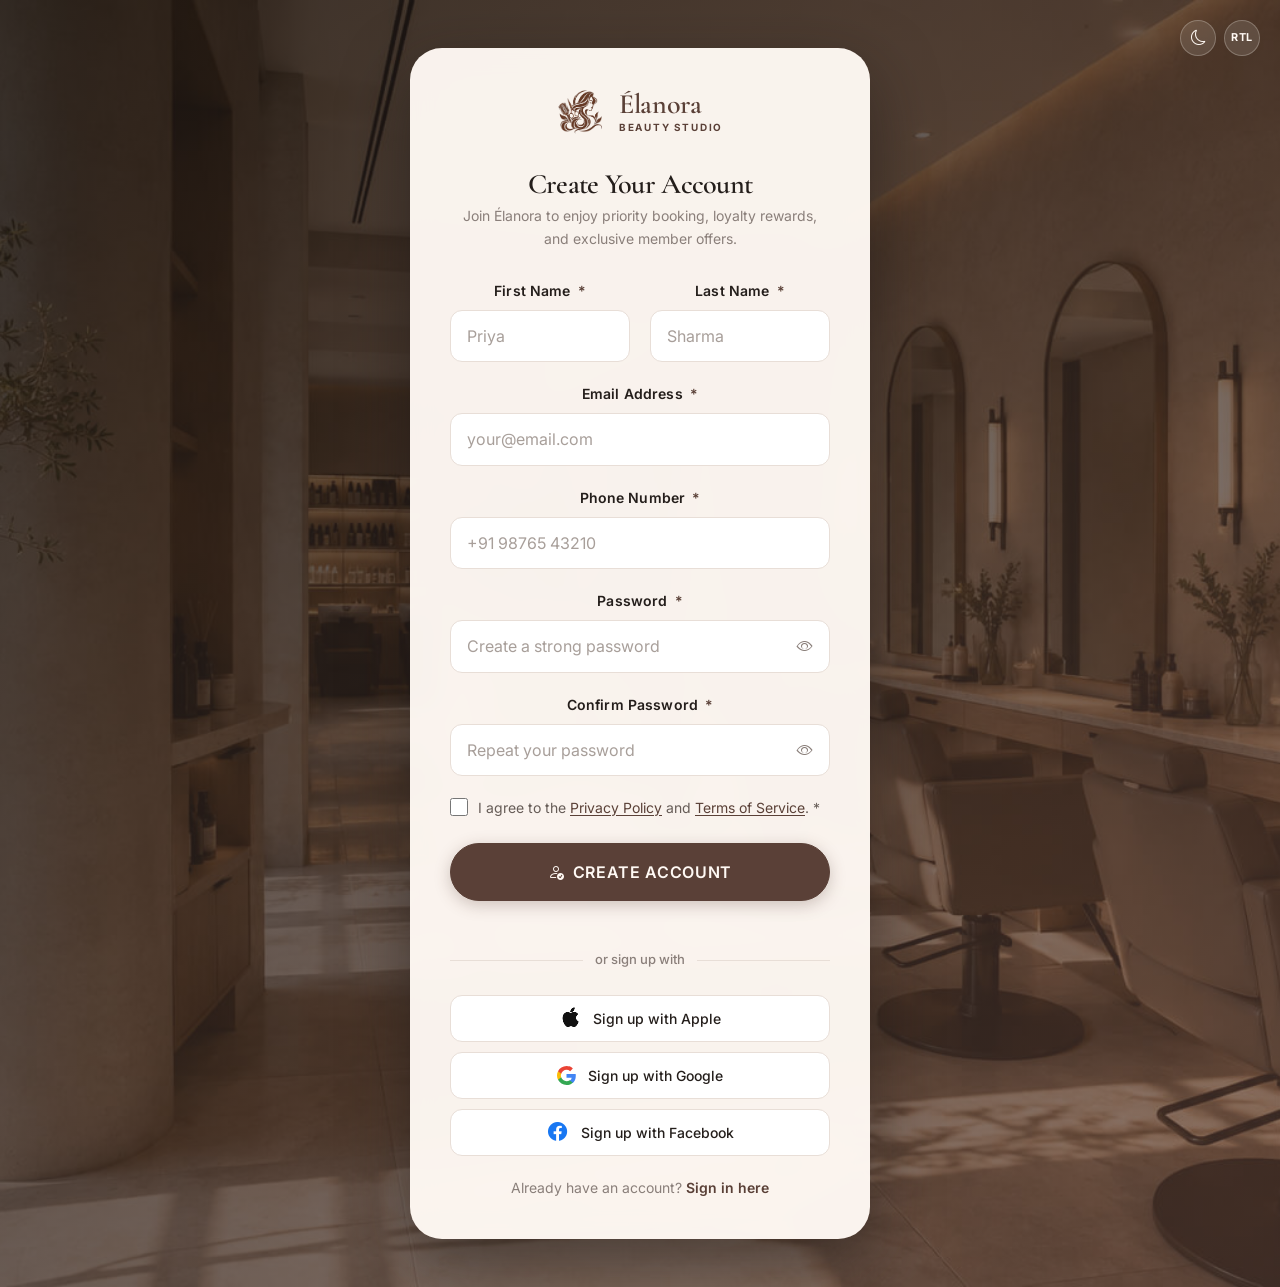
<file: signup.html>
<!DOCTYPE html>
<html lang="en" dir="ltr" data-theme="light">

<head>
  <meta charset="UTF-8">
  <meta name="viewport" content="width=device-width, initial-scale=1.0">
  <title>Create Account — Élanora Beauty Studio </title>
  <meta name="description"
    content="Create your Élanora Beauty Studio account to enjoy seamless appointment booking, loyalty rewards, and exclusive member-only beauty offers.">
  <link rel="icon" href="assets/images/common/logo.png" type="image/png">
  <link href="https://cdn.jsdelivr.net/npm/bootstrap@5.3.8/dist/css/bootstrap.min.css" rel="stylesheet">
  <link href="https://cdn.jsdelivr.net/npm/bootstrap-icons@1.11.3/font/bootstrap-icons.min.css" rel="stylesheet">
  <link rel="stylesheet" href="assets/css/variables.css">
  <link rel="stylesheet" href="assets/css/base.css">
  <link rel="stylesheet" href="assets/css/header.css">
  <link rel="stylesheet" href="assets/css/buttons.css">
  <link rel="stylesheet" href="assets/css/forms.css">
  <link rel="stylesheet" href="assets/css/animations.css">
  <link rel="stylesheet" href="assets/css/auth.css">
  <link rel="stylesheet" href="assets/css/theme-dark.css">
  <link rel="stylesheet" href="assets/css/rtl.css">
  <link rel="stylesheet" href="assets/css/responsive/mobile.css">
  <link rel="stylesheet" href="assets/css/responsive/target-views.css">
</head>

<body class="auth-page auth-page-signup">

  <!-- Auth Utilities -->
  <div class="eb-auth-utils">
    <button class="eb-toggle-btn" data-action="toggle-theme" title="Toggle Theme"><i
        class="bi bi-moon theme-toggle-icon"></i></button>
    <button class="eb-toggle-btn" data-action="toggle-dir" title="Toggle RTL"><span
        class="rtl-toggle-label eb-rtl-label">RTL</span></button>
  </div>

  <div class="eb-auth-wrapper">
    <div class="eb-auth-bg" style="background-image:url('assets/images/pages/salon-1.jpg');"></div>
    <div class="eb-auth-overlay"
      style="background:linear-gradient(135deg,rgba(24,20,18,0.8) 0%,rgba(90,64,55,0.65) 100%);"></div>

    <div class="eb-auth-card">

      <!-- Brand -->
      <a href="index.html" class="eb-auth-brand">
        <div class="eb-auth-brand-badge"><img src="assets/images/common/logo.png" alt="Élanora Beauty Studio Logo">
        </div>
        <div class="eb-auth-brand-text">
          <span class="eb-auth-brand-name">Élanora</span>
          <span class="eb-auth-brand-tagline">BEAUTY STUDIO</span>
        </div>
      </a>

      <h2 class="eb-auth-title">Create Your Account</h2>
      <p class="eb-auth-subtitle">Join Élanora to enjoy priority booking, loyalty rewards, and exclusive member offers.
      </p>



      <!-- Signup Form -->
      <form id="signupForm" novalidate>
        <div class="eb-form-row">
          <div class="eb-form-group">
            <label class="eb-form-label" for="signupFirstName">First Name <span class="required">*</span></label>
            <input type="text" id="signupFirstName" class="eb-form-control" placeholder="Priya" required>
          </div>
          <div class="eb-form-group">
            <label class="eb-form-label" for="signupLastName">Last Name <span class="required">*</span></label>
            <input type="text" id="signupLastName" class="eb-form-control" placeholder="Sharma" required>
          </div>
        </div>

        <div class="eb-form-group">
          <label class="eb-form-label" for="signupEmail">Email Address <span class="required">*</span></label>
          <input type="email" id="signupEmail" class="eb-form-control" placeholder="your@email.com" required>
        </div>

        <div class="eb-form-group">
          <label class="eb-form-label" for="signupPhone">Phone Number <span class="required">*</span></label>
          <input type="tel" id="signupPhone" class="eb-form-control" placeholder="+91 98765 43210" required>
        </div>

        <div class="eb-form-group">
          <label class="eb-form-label" for="signupPassword">Password <span class="required">*</span></label>
          <div class="eb-password-field">
            <input type="password" id="signupPassword" class="eb-form-control" placeholder="Create a strong password"
              required minlength="8">
            <button type="button" class="eb-password-toggle" aria-label="Show password"><i
                class="bi bi-eye"></i></button>
          </div>
        </div>

        <div class="eb-form-group">
          <label class="eb-form-label" for="signupConfirmPassword">Confirm Password <span
              class="required">*</span></label>
          <div class="eb-password-field">
            <input type="password" id="signupConfirmPassword" class="eb-form-control" placeholder="Repeat your password"
              required>
            <button type="button" class="eb-password-toggle" aria-label="Show confirm password"><i
                class="bi bi-eye"></i></button>
          </div>
        </div>

        <div class="eb-form-group">
          <label class="eb-form-check">
            <input type="checkbox" id="signupAgree" required>
            <span class="eb-form-check-label">I agree to the <a href="#">Privacy Policy</a> and <a href="#">Terms of Service</a>. <span class="required">*</span></span>
          </label>
        </div>

        <button type="submit" class="eb-btn eb-btn-primary eb-btn-lg w-100 mb-4">
          <i class="bi bi-person-check"></i> Create Account
        </button>
      </form>

      <!-- Divider -->
      <div class="eb-auth-divider"><span>or sign up with</span></div>

      <!-- Third-Party Auth -->
      <div class="eb-social-auth">
        <button class="eb-social-btn" type="button" aria-label="Sign up with Apple">
          <span class="social-icon apple"><i class="bi bi-apple"></i></span>
          <span>Sign up with Apple</span>
        </button>
        <button class="eb-social-btn" type="button" aria-label="Sign up with Google">
          <svg class="social-svg-icon" width="18" height="18" viewBox="0 0 24 24" xmlns="http://www.w3.org/2000/svg">
            <path fill="#4285F4" d="M23.745 12.27c0-.7-.06-1.4-.19-2.07H12v4.51h6.6c-.29 1.52-1.14 2.82-2.4 3.68v3.05h3.88c2.27-2.09 3.665-5.17 3.665-9.17z"/>
            <path fill="#34A853" d="M12 24c3.24 0 5.95-1.08 7.93-2.91l-3.88-3.05c-1.08.72-2.45 1.16-4.05 1.16-3.12 0-5.77-2.1-6.72-4.93H1.29v3.15C3.26 21.3 7.36 24 12 24z"/>
            <path fill="#FBBC05" d="M5.28 14.27c-.25-.72-.38-1.49-.38-2.27s.13-1.55.38-2.27V6.58H1.29C.47 8.21 0 10.05 0 12s.47 3.79 1.29 5.42l3.99-3.15z"/>
            <path fill="#EA4335" d="M12 4.75c1.77 0 3.35.61 4.6 1.8l3.42-3.42C17.95 1.19 15.24 0 12 0 7.36 0 3.26 2.7 1.29 6.58l3.99 3.15c.95-2.83 3.6-4.98 6.72-4.98z"/>
          </svg>
          <span>Sign up with Google</span>
        </button>
        <button class="eb-social-btn" type="button" aria-label="Sign up with Facebook">
          <span class="social-icon facebook"><i class="bi bi-facebook"></i></span>
          <span>Sign up with Facebook</span>
        </button>
      </div>

      <p class="eb-auth-footer-text">Already have an account? <a href="login.html">Sign in here</a></p>

    </div>
  </div>

  <script src="https://cdn.jsdelivr.net/npm/bootstrap@5.3.8/dist/js/bootstrap.bundle.min.js"></script>
  <script src="assets/js/main.js"></script>
</body>

</html>
</file>
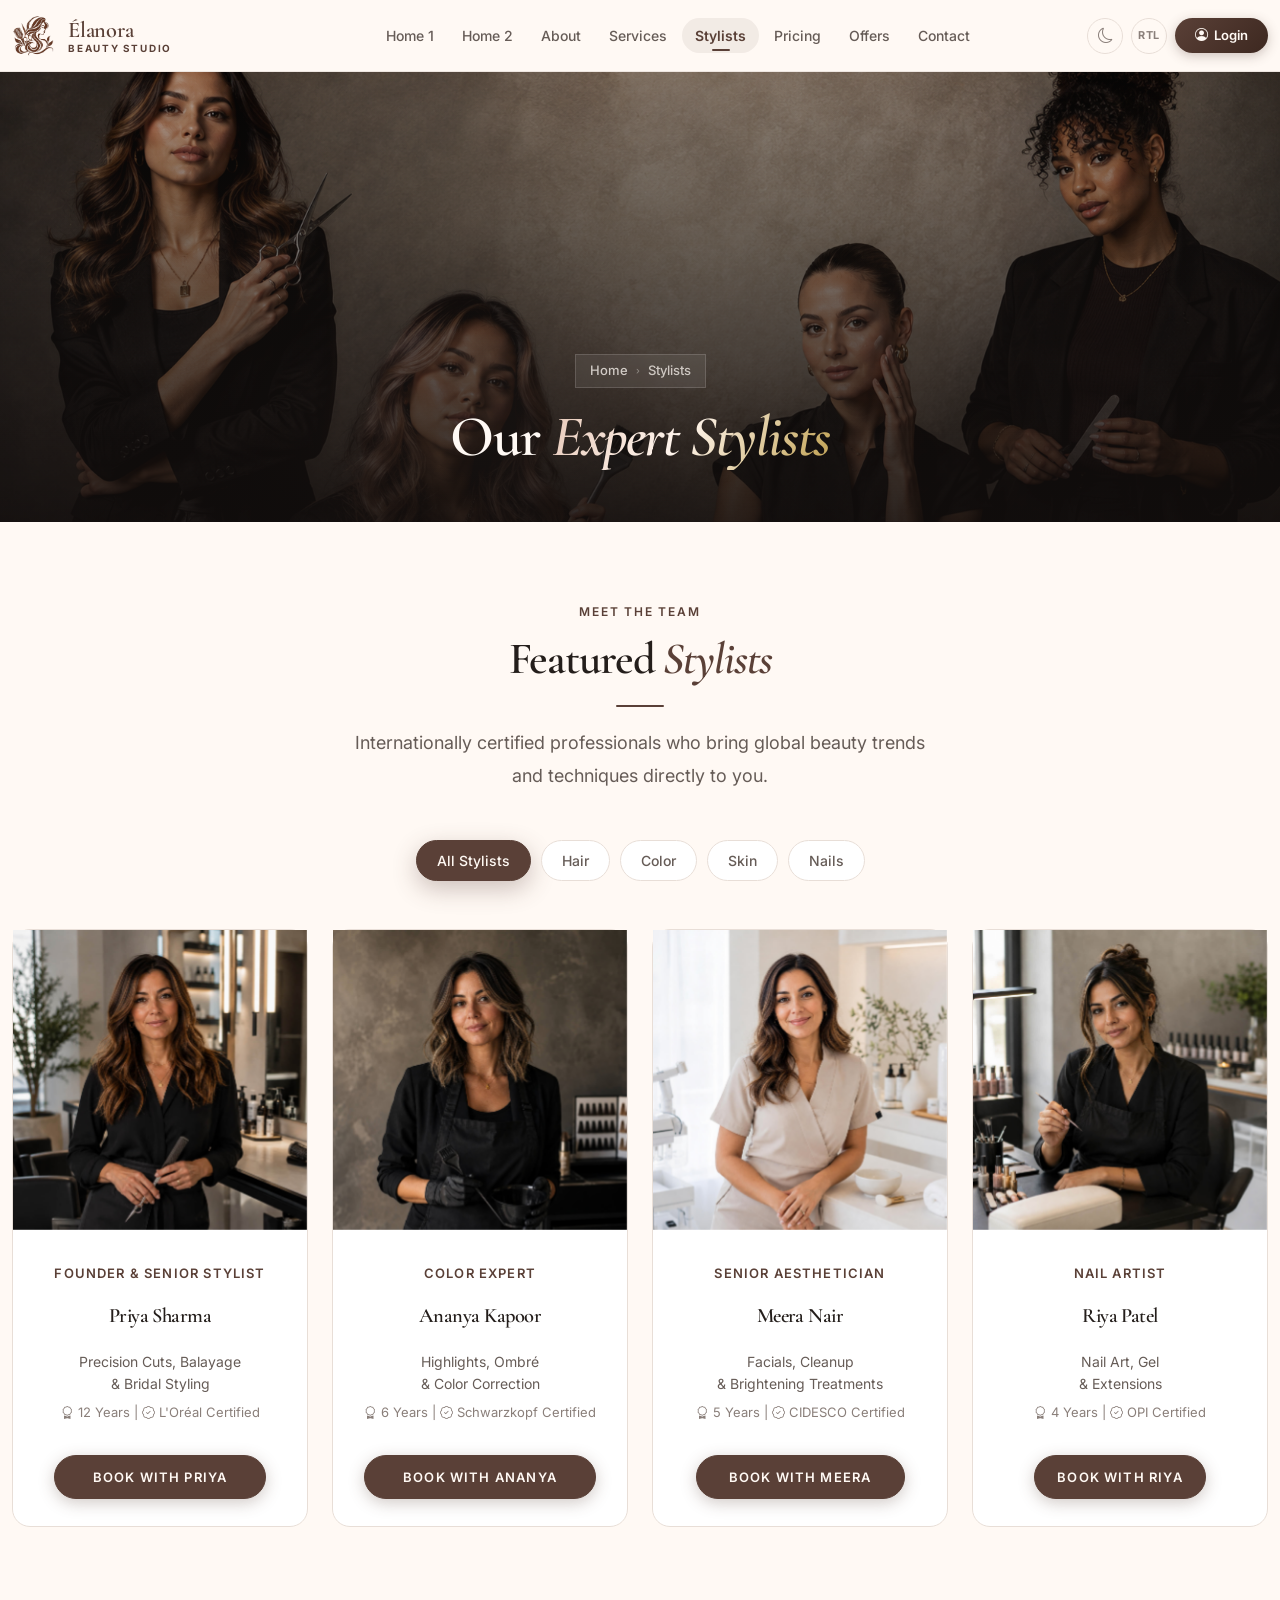
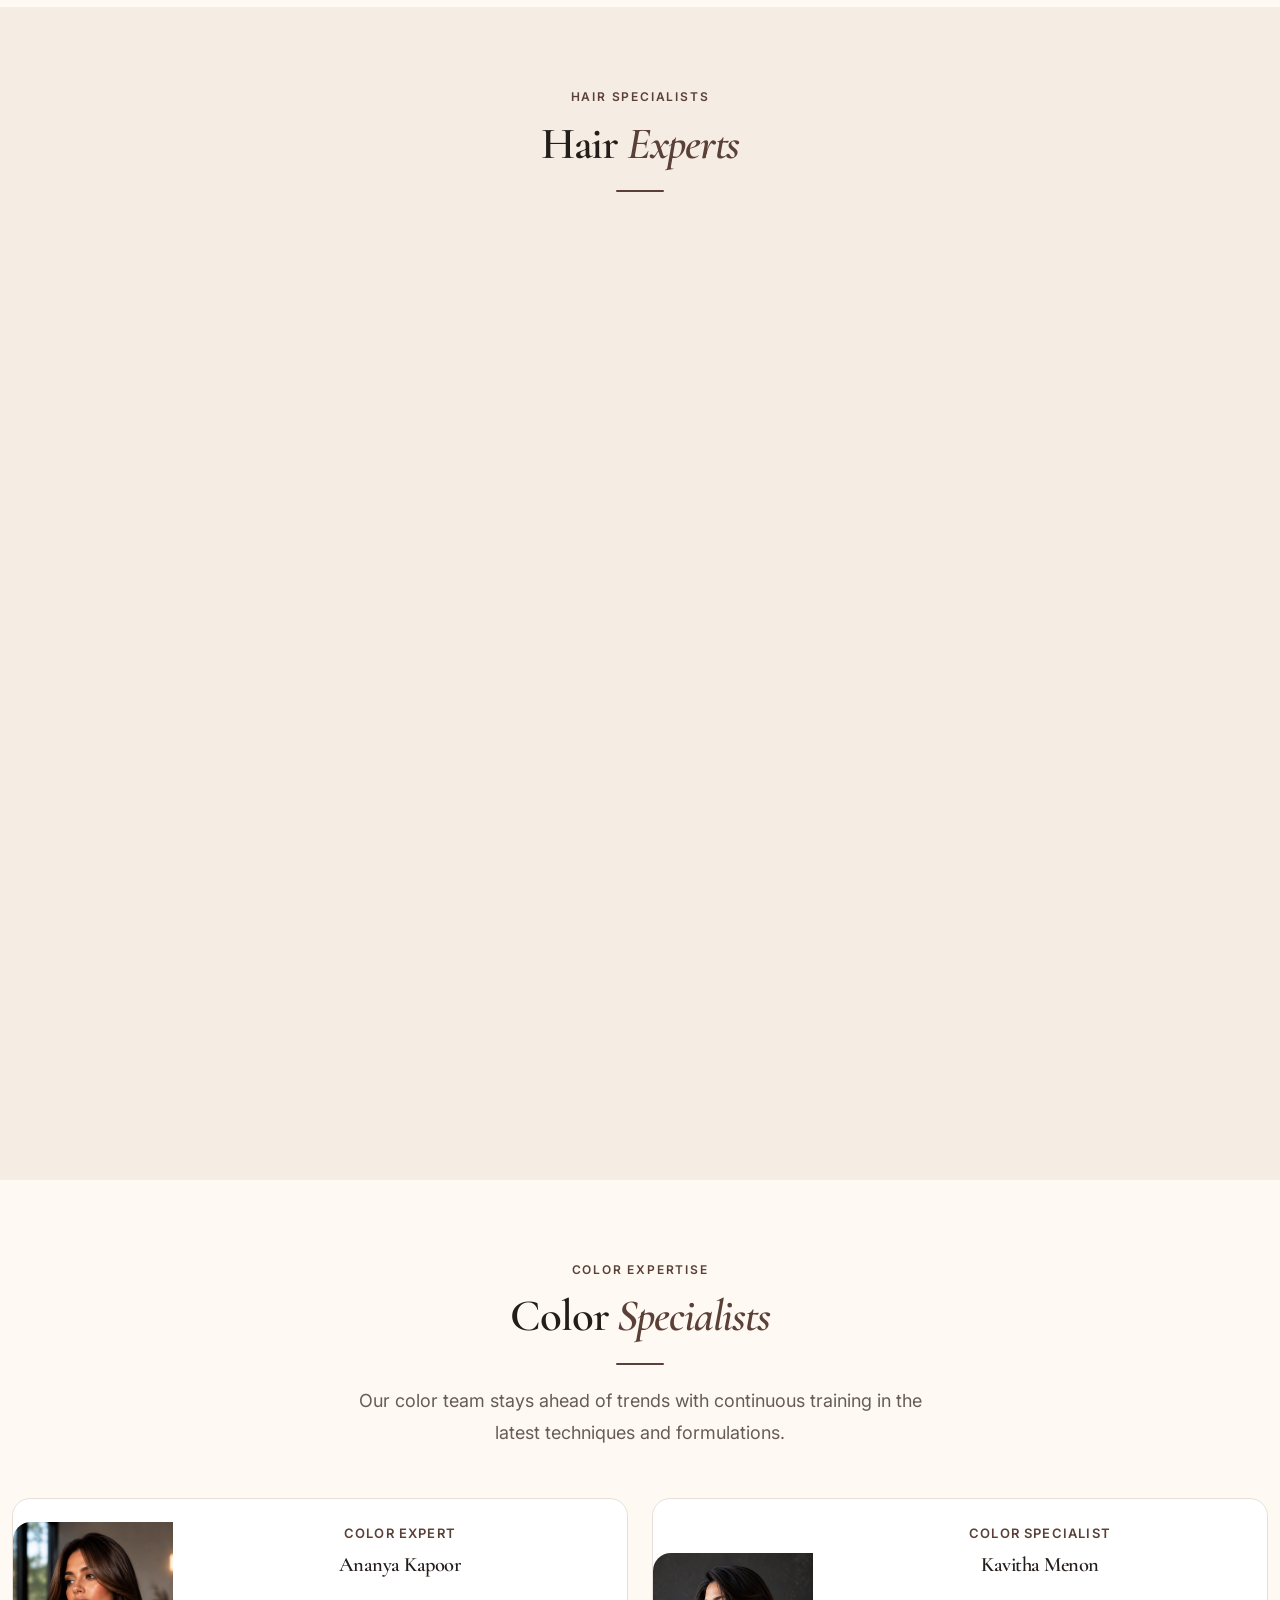
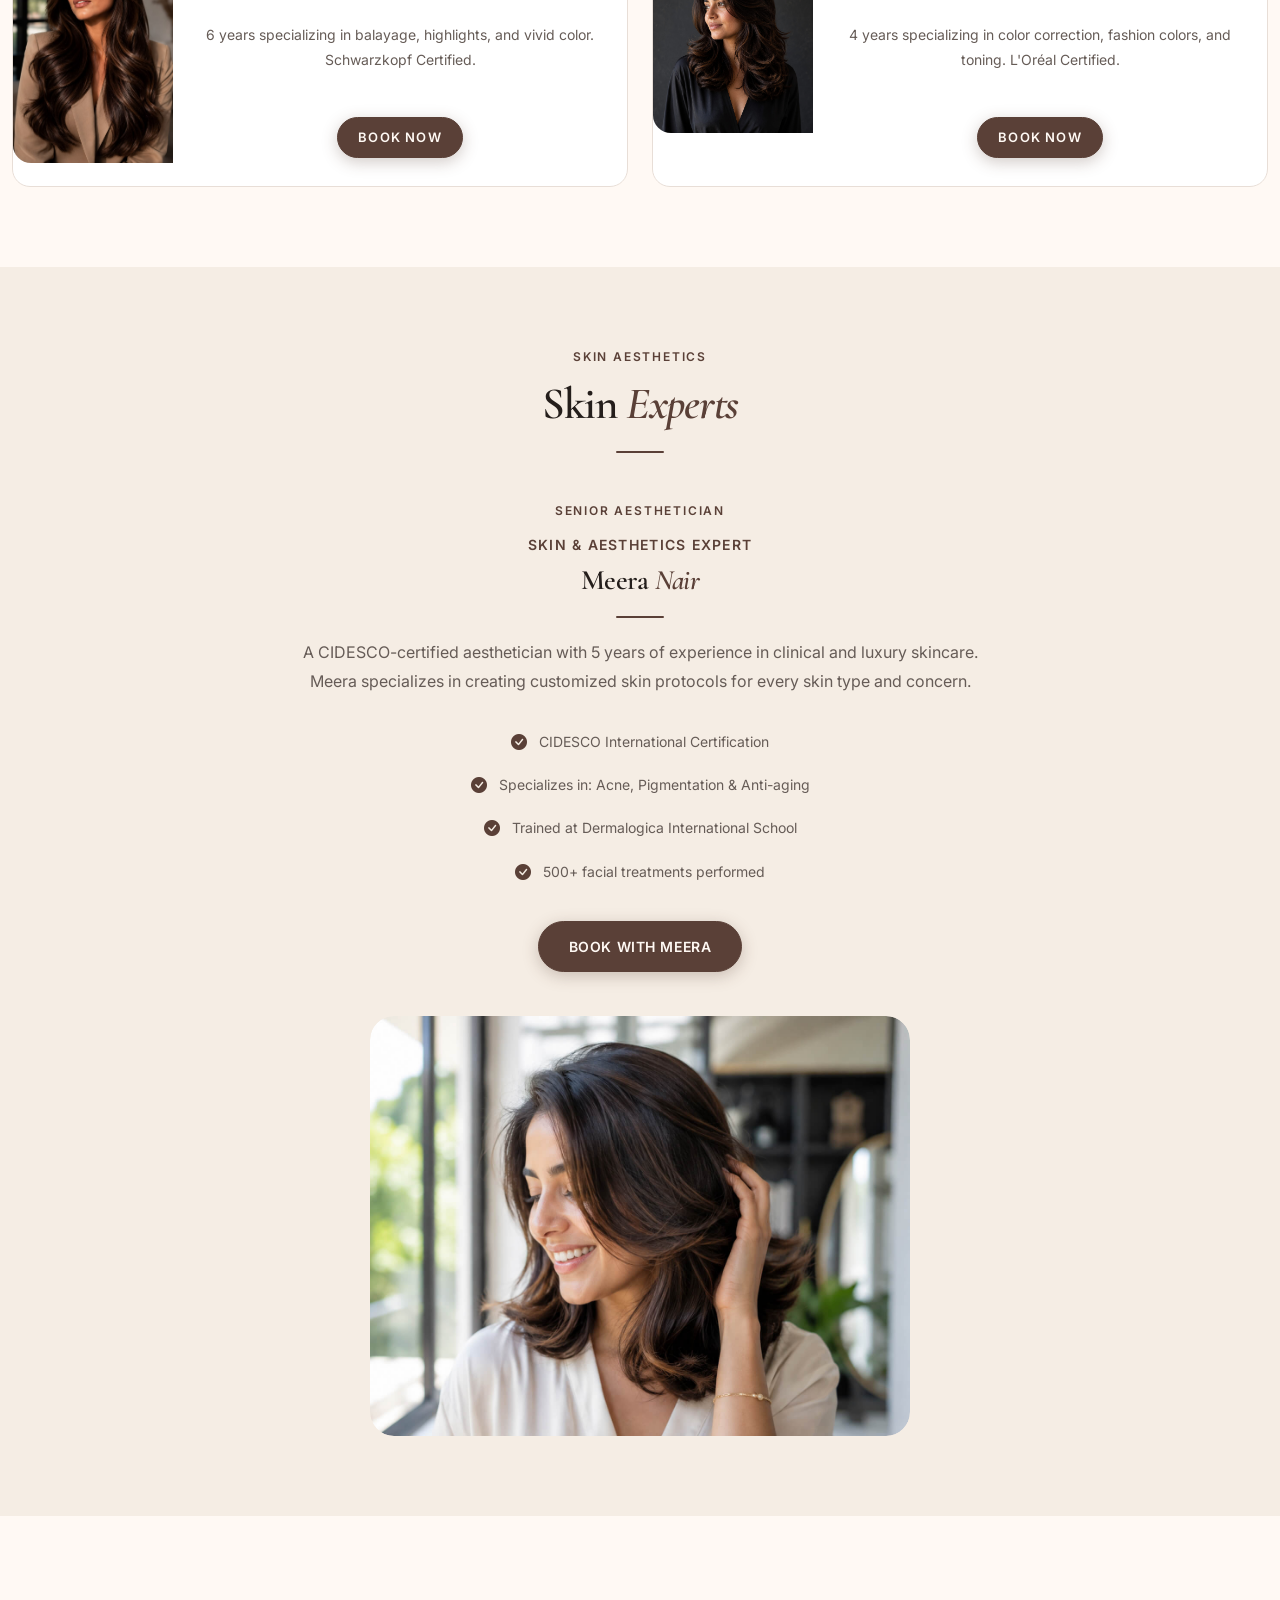
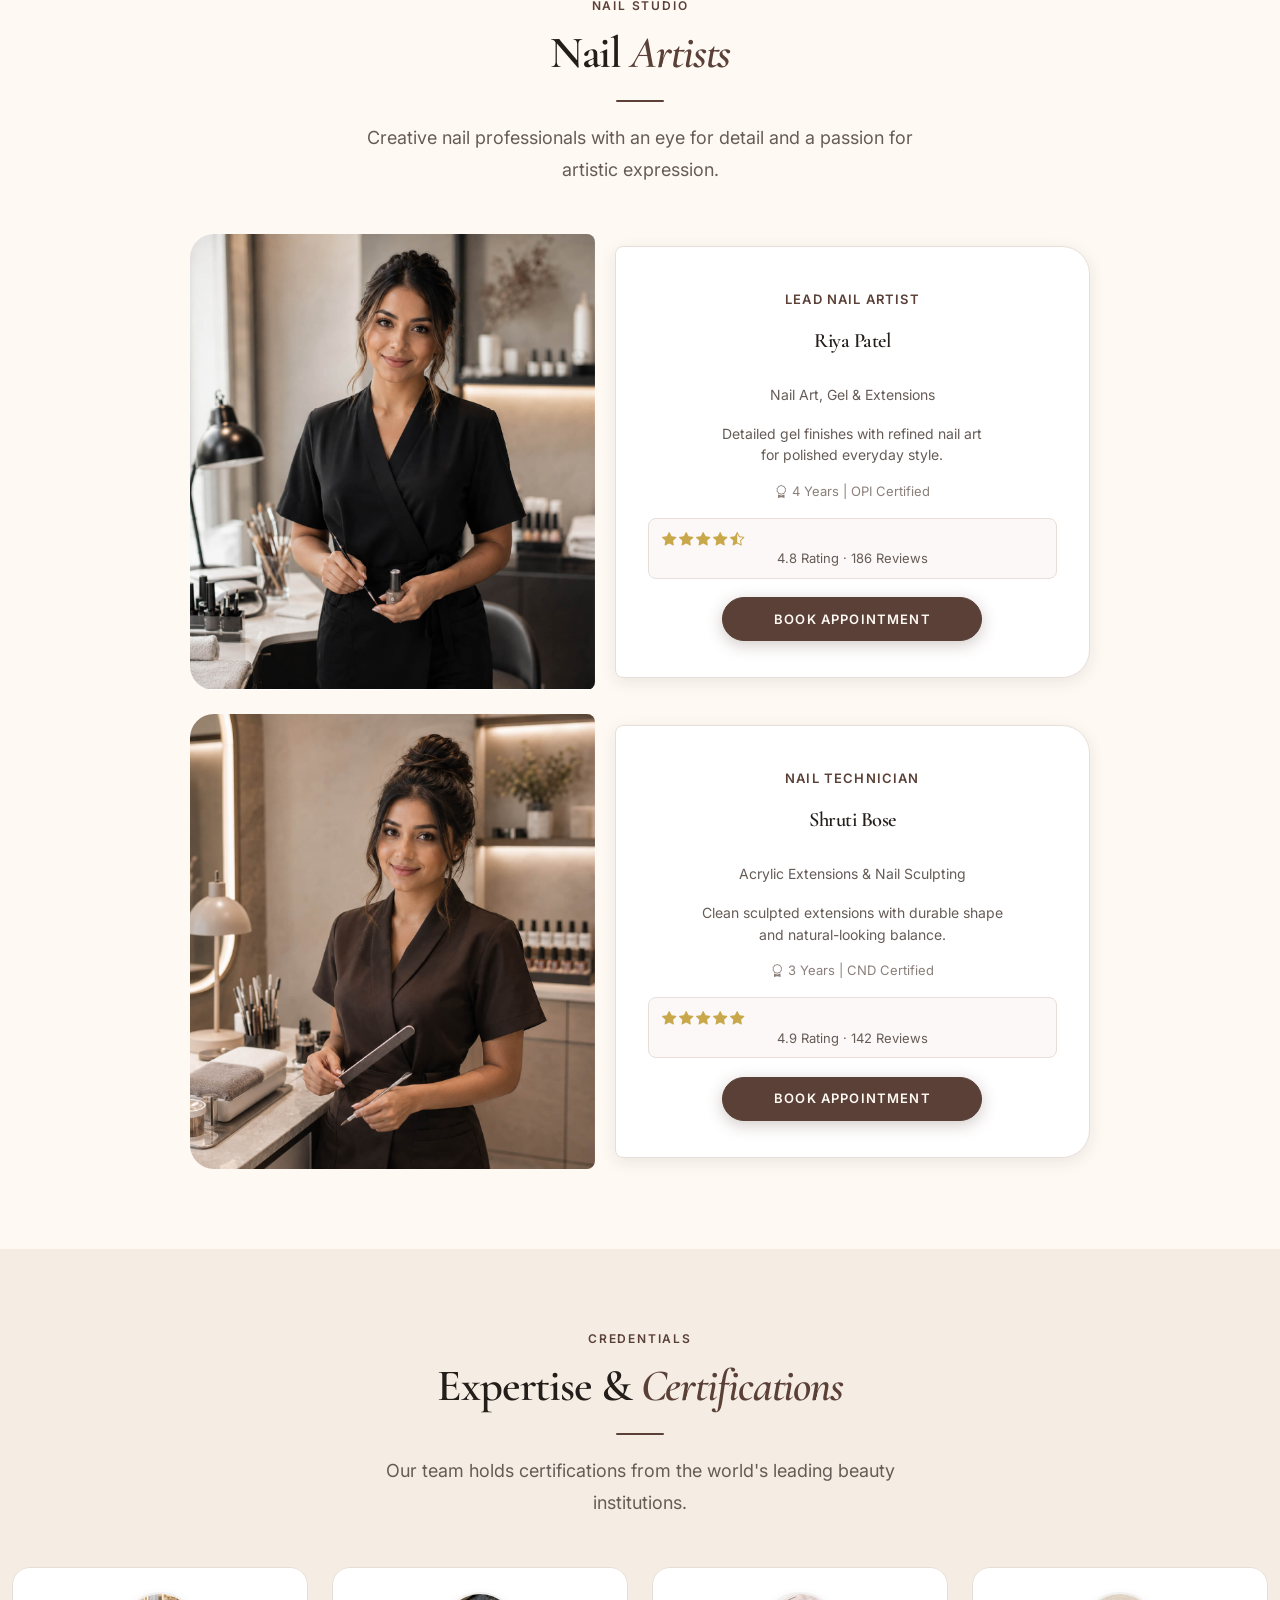
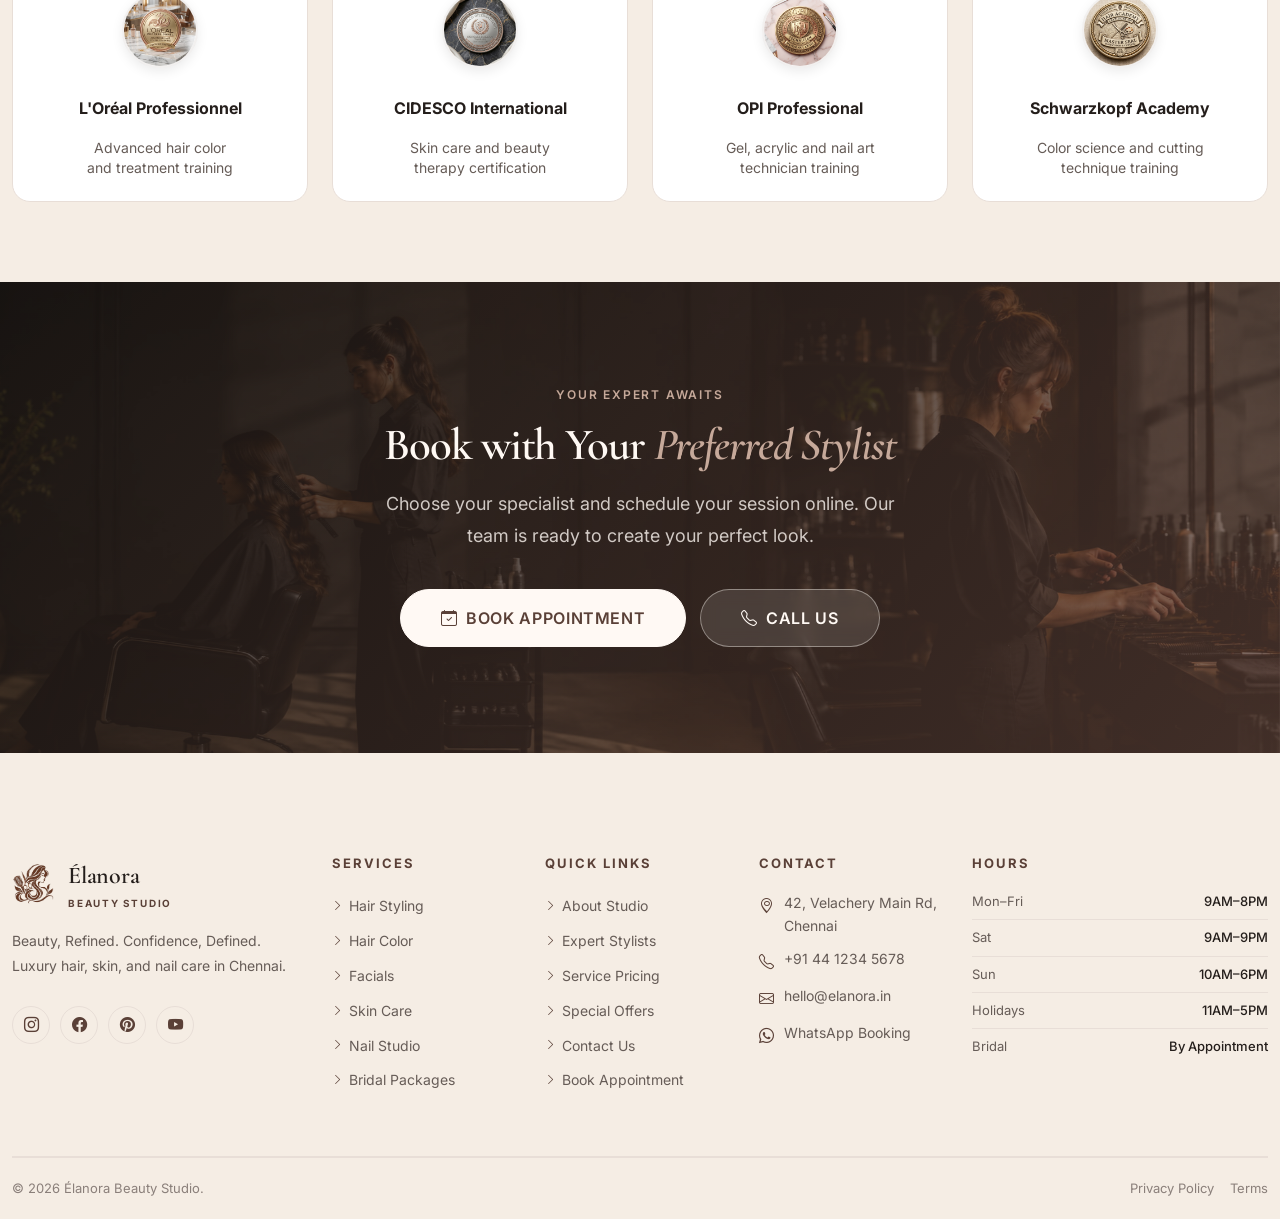
<file: stylists.html>
<!DOCTYPE html>
<html lang="en" dir="ltr" data-theme="light">

<head>
  <meta charset="UTF-8">
  <meta name="viewport" content="width=device-width, initial-scale=1.0">
  <title>Stylists — Élanora Beauty Studio </title>
  <meta name="description"
    content="Meet Élanora's certified stylists — hair specialists, color experts, skin aestheticians, and nail artists dedicated to your beauty journey.">
  <link rel="icon" href="assets/images/common/logo.png" type="image/png">
  <link href="https://cdn.jsdelivr.net/npm/bootstrap@5.3.8/dist/css/bootstrap.min.css" rel="stylesheet">
  <link href="https://cdn.jsdelivr.net/npm/bootstrap-icons@1.11.3/font/bootstrap-icons.min.css" rel="stylesheet">
  <link rel="stylesheet" href="assets/css/variables.css">
  <link rel="stylesheet" href="assets/css/base.css">
  <link rel="stylesheet" href="assets/css/header.css">
  <link rel="stylesheet" href="assets/css/banner.css">
  <link rel="stylesheet" href="assets/css/buttons.css">
  <link rel="stylesheet" href="assets/css/cards.css">
  <link rel="stylesheet" href="assets/css/forms.css">
  <link rel="stylesheet" href="assets/css/sections.css">
  <link rel="stylesheet" href="assets/css/animations.css">
  <link rel="stylesheet" href="assets/css/footer.css">
  <link rel="stylesheet" href="assets/css/theme-dark.css">
  <link rel="stylesheet" href="assets/css/rtl.css">
  <link rel="stylesheet" href="assets/css/responsive/desktop.css">
  <link rel="stylesheet" href="assets/css/responsive/tablet.css">
  <link rel="stylesheet" href="assets/css/responsive/mobile.css">
  <link rel="stylesheet" href="assets/css/responsive/target-views.css">
</head>

<body>

  <!-- HEADER -->
  <header class="eb-header" id="header">
    <div class="container">
      <a href="index.html" class="eb-brand">
        <div class="eb-brand-logo-badge"><img src="assets/images/common/logo.png" alt="Élanora Beauty Studio Logo">
        </div>
        <div class="eb-brand-text">
          <span class="eb-brand-name">Élanora</span>
          <span class="eb-brand-tagline">BEAUTY STUDIO</span>
        </div>
      </a>
      <nav class="eb-nav eb-nav-desktop" id="mainNav">
        <a href="index.html" class="eb-nav-link">Home 1</a><a href="home2.html" class="eb-nav-link">Home 2</a>
        <a href="about.html" class="eb-nav-link">About</a><a href="services.html" class="eb-nav-link">Services</a>
        <a href="stylists.html" class="eb-nav-link active">Stylists</a><a href="pricing.html"
          class="eb-nav-link">Pricing</a>
        <a href="offers.html" class="eb-nav-link">Offers</a><a href="contact.html" class="eb-nav-link">Contact</a>
      </nav>
      <div class="eb-header-utils">
        <button class="eb-toggle-btn" data-action="toggle-theme"><i class="bi bi-moon theme-toggle-icon"></i></button>
        <button class="eb-toggle-btn" data-action="toggle-dir"><span
            class="rtl-toggle-label eb-rtl-label">RTL</span></button>
        <a href="login.html" class="eb-login-btn"><i class="bi bi-person-circle"></i> Login</a>
      </div>
      <button class="eb-menu-toggle" id="menuToggle"
        aria-label="Toggle Menu"><span></span><span></span><span></span></button>
    </div>
  </header>
  <div class="eb-mobile-nav" id="mobileNav">
    <nav class="eb-nav">
      <a href="index.html" class="eb-nav-link">Home 1</a><a href="home2.html" class="eb-nav-link">Home 2</a>
      <a href="about.html" class="eb-nav-link">About</a><a href="services.html" class="eb-nav-link">Services</a>
      <a href="stylists.html" class="eb-nav-link active">Stylists</a><a href="pricing.html"
        class="eb-nav-link">Pricing</a>
      <a href="offers.html" class="eb-nav-link">Offers</a><a href="contact.html" class="eb-nav-link">Contact</a>
    </nav>
    <div class="eb-mobile-nav-utils">
      <button class="eb-toggle-btn" data-action="toggle-theme"><i class="bi bi-moon theme-toggle-icon"></i></button>
      <button class="eb-toggle-btn" data-action="toggle-dir"><span
          class="rtl-toggle-label eb-rtl-label">RTL</span></button>
      <a href="login.html" class="eb-login-btn"><i class="bi bi-person-circle"></i> Login</a>
    </div>
  </div>

  <!-- PAGE BANNER -->
  <section class="eb-page-banner">
    <div class="eb-page-banner-bg" style="background-image:url('assets/images/hero/stylists-hero.png');"></div>
    <div class="eb-page-banner-glow"></div>
    <div class="eb-page-banner-overlay"></div>
    <div class="container">
      <div class="eb-page-banner-content">
        <div class="eb-breadcrumb anim-blur-in"><a href="index.html">Home</a><span
            class="eb-breadcrumb-sep">›</span><span>Stylists</span></div>
        <h1 class="eb-page-banner-title anim-split-up">Our <em>Expert Stylists</em></h1>
      </div>
    </div>
  </section>

  <!-- ─── SECTION 1: FEATURED STYLISTS ─── -->
  <section class="eb-section" id="featured">
    <div class="container">
      <div class="text-center mb-5 anim">
        <span class="eb-eyebrow">Meet the Team</span>
        <h2 class="eb-section-title">Featured <em>Stylists</em></h2>
        <div class="eb-divider eb-divider-center"></div>
        <p class="eb-section-subtitle eb-section-subtitle-center">Internationally certified professionals who bring
          global beauty trends and techniques directly to you.</p>
      </div>

      <!-- Filter bar -->
      <div class="d-flex justify-content-center mb-5 anim">
        <div class="eb-filter-bar">
          <button class="eb-filter-btn active" data-stylist-filter="all">All Stylists</button>
          <button class="eb-filter-btn" data-stylist-filter="hair">Hair</button>
          <button class="eb-filter-btn" data-stylist-filter="color">Color</button>
          <button class="eb-filter-btn" data-stylist-filter="skin">Skin</button>
          <button class="eb-filter-btn" data-stylist-filter="nails">Nails</button>
        </div>
      </div>

      <div class="row g-4" id="stylistsGrid">

        <!-- Priya Sharma -->
        <div class="col-sm-6 col-lg-3 anim anim-d1" data-specialty="hair,color">
          <div class="eb-card eb-stylist-card hover-lift">
            <div class="eb-card-img" style="height:300px;">
              <img src="assets/images/pages/ourteam-1.jpg" alt="Priya Sharma" loading="lazy">
            </div>
            <div class="eb-card-body">
              <div class="eb-stylist-role">Founder & Senior Stylist</div>
              <h4 class="eb-card-title">Priya Sharma</h4>
              <p class="eb-stylist-specialization">Precision Cuts, Balayage<br>& Bridal Styling</p>
              <p class="eb-stylist-experience"><i class="bi bi-award"></i> 12 Years | <i class="bi bi-patch-check"></i>
                L'Oréal Certified</p>
              <a href="contact.html#appointment" class="eb-btn eb-btn-primary eb-btn-sm w-100">Book with Priya</a>
            </div>
          </div>
        </div>

        <!-- Ananya Kapoor -->
        <div class="col-sm-6 col-lg-3 anim anim-d2" data-specialty="color,hair">
          <div class="eb-card eb-stylist-card hover-lift">
            <div class="eb-card-img" style="height:300px;">
              <img src="assets/images/pages/ourteam-2.jpg" alt="Ananya Kapoor" loading="lazy">
            </div>
            <div class="eb-card-body">
              <div class="eb-stylist-role">Color Expert</div>
              <h4 class="eb-card-title">Ananya Kapoor</h4>
              <p class="eb-stylist-specialization">Highlights, Ombré<br>& Color Correction</p>
              <p class="eb-stylist-experience"><i class="bi bi-award"></i> 6 Years | <i class="bi bi-patch-check"></i>
                Schwarzkopf Certified</p>
              <a href="contact.html#appointment" class="eb-btn eb-btn-primary eb-btn-sm w-100">Book with Ananya</a>
            </div>
          </div>
        </div>

        <!-- Meera Nair -->
        <div class="col-sm-6 col-lg-3 anim anim-d3" data-specialty="skin">
          <div class="eb-card eb-stylist-card hover-lift">
            <div class="eb-card-img" style="height:300px;">
              <img src="assets/images/pages/ourteam-3.jpg" alt="Meera Nair" loading="lazy">
            </div>
            <div class="eb-card-body">
              <div class="eb-stylist-role">Senior Aesthetician</div>
              <h4 class="eb-card-title">Meera Nair</h4>
              <p class="eb-stylist-specialization">Facials, Cleanup<br>& Brightening Treatments</p>
              <p class="eb-stylist-experience"><i class="bi bi-award"></i> 5 Years | <i class="bi bi-patch-check"></i>
                CIDESCO Certified</p>
              <a href="contact.html#appointment" class="eb-btn eb-btn-primary eb-btn-sm w-100">Book with Meera</a>
            </div>
          </div>
        </div>

        <!-- Riya Patel -->
        <div class="col-sm-6 col-lg-3 anim anim-d4" data-specialty="nails">
          <div class="eb-card eb-stylist-card hover-lift">
            <div class="eb-card-img" style="height:300px;">
              <img src="assets/images/pages/ourteam-4.jpg" alt="Riya Patel" loading="lazy">
            </div>
            <div class="eb-card-body">
              <div class="eb-stylist-role">Nail Artist</div>
              <h4 class="eb-card-title">Riya Patel</h4>
              <p class="eb-stylist-specialization">Nail Art, Gel<br>& Extensions</p>
              <p class="eb-stylist-experience"><i class="bi bi-award"></i> 4 Years | <i class="bi bi-patch-check"></i>
                OPI Certified</p>
              <a href="contact.html#appointment" class="eb-btn eb-btn-primary eb-btn-sm w-100">Book with Riya</a>
            </div>
          </div>
        </div>

      </div>
    </div>
  </section>

  <!-- ─── SECTION 2: HAIR SPECIALISTS ─── -->
  <section class="eb-section eb-section-bg" id="hair-specialists">
    <div class="container">
      <div class="text-center mb-5 anim">
        <span class="eb-eyebrow">Hair Specialists</span>
        <h2 class="eb-section-title">Hair <em>Experts</em></h2>
        <div class="eb-divider eb-divider-center"></div>
      </div>
      <div class="eb-split">
        <div class="eb-split-media anim anim-slide-left">
          <div class="eb-split-image" style="height:420px;">
            <img src="assets/images/pages/rohan.jpg" alt="Rohan Mehta" loading="lazy">
          </div>
        </div>
        <div class="anim anim-slide-right">
          <span class="eb-eyebrow">Hair Specialist</span>
          <div class="eb-stylist-role" style="font-size:var(--fs-small);margin-bottom:0.5rem;">Hair Specialist & Stylist
          </div>
          <h2 class="eb-section-title" style="font-size:var(--fs-h3);">Rohan <em>Mehta</em></h2>
          <div class="eb-divider"></div>
          <p style="color:var(--color-text);line-height:var(--lh-relaxed);margin-bottom:1.5rem;">With 7 years of
            experience specializing in men's and women's haircuts, Rohan is known for his razor-precise technique and
            ability to translate complex styles into wearable everyday looks.</p>
          <div class="row g-3 mb-4">
            <div class="col-6">
              <div class="d-flex gap-2 align-items-center"><i class="bi bi-award"
                  style="color:var(--color-primary);"></i><small
                  style="color:var(--color-text);font-weight:var(--fw-medium);">7 Years Experience</small></div>
            </div>
            <div class="col-6">
              <div class="d-flex gap-2 align-items-center"><i class="bi bi-patch-check"
                  style="color:var(--color-primary);"></i><small
                  style="color:var(--color-text);font-weight:var(--fw-medium);">Wella Certified</small></div>
            </div>
            <div class="col-12">
              <div class="d-flex gap-2 align-items-center"><i class="bi bi-stars"
                  style="color:var(--color-primary);"></i><small
                  style="color:var(--color-text);font-weight:var(--fw-medium);">Specializes in: Precision Cuts, Texture
                  Work, Men's Styling</small></div>
            </div>
          </div>
          <a href="contact.html#appointment" class="eb-btn eb-btn-primary">Book with Rohan</a>
        </div>
      </div>
    </div>
  </section>

  <!-- ─── SECTION 3: COLOR EXPERTS ─── -->
  <section class="eb-section" id="color-experts">
    <div class="container">
      <div class="text-center mb-5 anim">
        <span class="eb-eyebrow">Color Expertise</span>
        <h2 class="eb-section-title">Color <em>Specialists</em></h2>
        <div class="eb-divider eb-divider-center"></div>
        <p class="eb-section-subtitle eb-section-subtitle-center">Our color team stays ahead of trends with continuous
          training in the latest techniques and formulations.</p>
      </div>
      <div class="row g-4">
        <div class="col-md-6 anim anim-d1" data-specialty="color">
          <div class="eb-card hover-lift" style="flex-direction:row;align-items:stretch;">
            <div style="width:160px;flex-shrink:0;overflow:hidden;border-radius:var(--radius-lg) 0 0 var(--radius-lg);">
              <img src="assets/images/pages/hair-1.jpg" alt="Ananya Kapoor" loading="lazy"
                style="width:100%;height:100%;object-fit:cover;">
            </div>
            <div class="eb-card-body" style="border-radius:0 var(--radius-lg) var(--radius-lg) 0;">
              <div class="eb-stylist-role">Color Expert</div>
              <h4 class="eb-card-title">Ananya Kapoor</h4>
              <p class="eb-card-desc">6 years specializing in balayage, highlights, and vivid color. Schwarzkopf
                Certified.</p>
              <a href="contact.html#appointment" class="eb-btn eb-btn-primary eb-btn-sm">Book Now</a>
            </div>
          </div>
        </div>
        <div class="col-md-6 anim anim-d2" data-specialty="color">
          <div class="eb-card hover-lift" style="flex-direction:row;align-items:stretch;">
            <div style="width:160px;flex-shrink:0;overflow:hidden;border-radius:var(--radius-lg) 0 0 var(--radius-lg);">
              <img src="assets/images/pages/after.jpg" alt="Kavitha Menon" loading="lazy"
                style="width:100%;height:100%;object-fit:cover;">
            </div>
            <div class="eb-card-body" style="border-radius:0 var(--radius-lg) var(--radius-lg) 0;">
              <div class="eb-stylist-role">Color Specialist</div>
              <h4 class="eb-card-title">Kavitha Menon</h4>
              <p class="eb-card-desc">4 years specializing in color correction, fashion colors, and toning. L'Oréal
                Certified.</p>
              <a href="contact.html#appointment" class="eb-btn eb-btn-primary eb-btn-sm">Book Now</a>
            </div>
          </div>
        </div>
      </div>
    </div>
  </section>

  <!-- ─── SECTION 4: SKIN EXPERTS ─── -->
  <section class="eb-section eb-section-bg" id="skin-experts">
    <div class="container">
      <div class="text-center mb-5 anim">
        <span class="eb-eyebrow">Skin Aesthetics</span>
        <h2 class="eb-section-title">Skin <em>Experts</em></h2>
        <div class="eb-divider eb-divider-center"></div>
      </div>
      <div class="eb-split eb-split-reverse">
        <div class="anim anim-slide-right">
          <span class="eb-eyebrow">Senior Aesthetician</span>
          <div class="eb-stylist-role" style="font-size:var(--fs-small);margin-bottom:0.5rem;">Skin & Aesthetics Expert
          </div>
          <h2 class="eb-section-title" style="font-size:var(--fs-h3);">Meera <em>Nair</em></h2>
          <div class="eb-divider"></div>
          <p style="color:var(--color-text);line-height:var(--lh-relaxed);margin-bottom:1.5rem;">A CIDESCO-certified
            aesthetician with 5 years of experience in clinical and luxury skincare. Meera specializes in creating
            customized skin protocols for every skin type and concern.</p>
          <ul class="eb-feature-list">
            <li><i class="bi bi-check-circle-fill"></i> CIDESCO International Certification</li>
            <li><i class="bi bi-check-circle-fill"></i> Specializes in: Acne, Pigmentation & Anti-aging</li>
            <li><i class="bi bi-check-circle-fill"></i> Trained at Dermalogica International School</li>
            <li><i class="bi bi-check-circle-fill"></i> 500+ facial treatments performed</li>
          </ul>
          <a href="contact.html#appointment" class="eb-btn eb-btn-primary">Book with Meera</a>
        </div>
        <div class="eb-split-media anim anim-slide-left">
          <div class="eb-split-image" style="height:420px;">
            <img src="assets/images/pages/priya.jpg" alt="Meera Nair Skin Specialist" loading="lazy">
          </div>
        </div>
      </div>
    </div>
  </section>

  <!-- ─── SECTION 5: NAIL ARTISTS ─── -->
  <section class="eb-section" id="nail-artists">
    <div class="container">
      <div class="text-center mb-5 anim">
        <span class="eb-eyebrow">Nail Studio</span>
        <h2 class="eb-section-title">Nail <em>Artists</em></h2>
        <div class="eb-divider eb-divider-center"></div>
        <p class="eb-section-subtitle eb-section-subtitle-center">Creative nail professionals with an eye for detail and
          a passion for artistic expression.</p>
      </div>
      <div class="row g-4">
        <div class="col-md-6 anim anim-d1" data-specialty="nails">
          <div class="eb-card eb-stylist-card hover-lift">
            <div class="eb-card-img" style="height:260px;">
              <img src="assets/images/pages/nail-art-1.jpg" alt="Riya Patel" loading="lazy">
            </div>
            <div class="eb-card-body">
              <div class="eb-stylist-role">Lead Nail Artist</div>
              <h4 class="eb-card-title">Riya Patel</h4>
              <p class="eb-stylist-specialization">Nail Art, Gel & Extensions</p>
              <p class="eb-stylist-bio">Detailed gel finishes with refined nail art<br>for polished everyday style.</p>
              <p class="eb-stylist-experience"><i class="bi bi-award"></i> 4 Years | OPI Certified</p>
              <div class="eb-stylist-review">
                <span class="eb-stylist-stars"><i class="bi bi-star-fill"></i><i class="bi bi-star-fill"></i><i
                    class="bi bi-star-fill"></i><i class="bi bi-star-fill"></i><i class="bi bi-star-half"></i></span>
                <span>4.8 Rating · 186 Reviews</span>
              </div>
              <a href="contact.html#appointment" class="eb-btn eb-btn-primary eb-btn-sm w-100">Book Appointment</a>
            </div>
          </div>
        </div>
        <div class="col-md-6 anim anim-d2" data-specialty="nails">
          <div class="eb-card eb-stylist-card hover-lift">
            <div class="eb-card-img" style="height:260px;">
              <img src="assets/images/pages/nail-art-2.jpg" alt="Shruti Bose" loading="lazy">
            </div>
            <div class="eb-card-body">
              <div class="eb-stylist-role">Nail Technician</div>
              <h4 class="eb-card-title">Shruti Bose</h4>
              <p class="eb-stylist-specialization">Acrylic Extensions & Nail Sculpting</p>
              <p class="eb-stylist-bio">Clean sculpted extensions with durable shape<br>and natural-looking balance.</p>
              <p class="eb-stylist-experience"><i class="bi bi-award"></i> 3 Years | CND Certified</p>
              <div class="eb-stylist-review">
                <span class="eb-stylist-stars"><i class="bi bi-star-fill"></i><i class="bi bi-star-fill"></i><i
                    class="bi bi-star-fill"></i><i class="bi bi-star-fill"></i><i class="bi bi-star-fill"></i></span>
                <span>4.9 Rating · 142 Reviews</span>
              </div>
              <a href="contact.html#appointment" class="eb-btn eb-btn-primary eb-btn-sm w-100">Book Appointment</a>
            </div>
          </div>
        </div>
      </div>
    </div>
  </section>

  <!-- ─── SECTION 6: EXPERTISE & CERTIFICATIONS ─── -->
  <section class="eb-section eb-section-bg" id="certifications">
    <div class="container">
      <div class="text-center mb-5 anim">
        <span class="eb-eyebrow">Credentials</span>
        <h2 class="eb-section-title">Expertise & <em>Certifications</em></h2>
        <div class="eb-divider eb-divider-center"></div>
        <p class="eb-section-subtitle eb-section-subtitle-center">Our team holds certifications from the world's leading
          beauty institutions.</p>
      </div>
      <div class="row g-4">
        <div class="col-md-6 col-lg-3 anim anim-d1">
          <div class="eb-contact-info-card eb-cert-card"
            style="flex-direction:column;text-align:center;align-items:center;padding:1.75rem 1.25rem;">
            <div class="eb-cert-img-wrap">
              <img src="assets/images/credentials/loreal-cert.jpg" alt="L'Oréal Professionnel Certification" loading="lazy">
            </div>
            <div class="eb-contact-info-title" style="font-size:var(--fs-body);font-weight:var(--fw-bold);">L'Oréal Professionnel</div>
            <div class="eb-contact-info-text">Advanced hair color<br>and treatment training</div>
          </div>
        </div>
        <div class="col-md-6 col-lg-3 anim anim-d2">
          <div class="eb-contact-info-card eb-cert-card"
            style="flex-direction:column;text-align:center;align-items:center;padding:1.75rem 1.25rem;">
            <div class="eb-cert-img-wrap">
              <img src="assets/images/credentials/cidesco-cert.jpg" alt="CIDESCO International Certification" loading="lazy">
            </div>
            <div class="eb-contact-info-title" style="font-size:var(--fs-body);font-weight:var(--fw-bold);">CIDESCO International</div>
            <div class="eb-contact-info-text">Skin care and beauty<br>therapy certification</div>
          </div>
        </div>
        <div class="col-md-6 col-lg-3 anim anim-d3">
          <div class="eb-contact-info-card eb-cert-card"
            style="flex-direction:column;text-align:center;align-items:center;padding:1.75rem 1.25rem;">
            <div class="eb-cert-img-wrap">
              <img src="assets/images/credentials/opi-cert.jpg" alt="OPI Professional Certification" loading="lazy">
            </div>
            <div class="eb-contact-info-title" style="font-size:var(--fs-body);font-weight:var(--fw-bold);">OPI Professional</div>
            <div class="eb-contact-info-text">Gel, acrylic and nail art<br>technician training</div>
          </div>
        </div>
        <div class="col-md-6 col-lg-3 anim anim-d4">
          <div class="eb-contact-info-card eb-cert-card"
            style="flex-direction:column;text-align:center;align-items:center;padding:1.75rem 1.25rem;">
            <div class="eb-cert-img-wrap">
              <img src="assets/images/credentials/schwarzkopf-cert.jpg" alt="Schwarzkopf Academy Certification" loading="lazy">
            </div>
            <div class="eb-contact-info-title" style="font-size:var(--fs-body);font-weight:var(--fw-bold);">Schwarzkopf Academy</div>
            <div class="eb-contact-info-text">Color science and cutting<br>technique training</div>
          </div>
        </div>
      </div>
    </div>
  </section>

  <!-- ─── SECTION 7: BOOK WITH STYLIST CTA ─── -->
  <section class="eb-cta-section" id="cta-stylists">
    <div class="eb-cta-section-bg" style="background-image:url('assets/images/cta/stylist-cta.jpg');"></div>
    <div class="eb-cta-section-overlay"></div>
    <div class="container">
      <div class="eb-cta-section-content anim">
        <span class="eb-cta-eyebrow">Your Expert Awaits</span>
        <h2 class="eb-cta-title">Book with Your <em>Preferred Stylist</em></h2>
        <p class="eb-cta-subtitle">Choose your specialist and schedule your session online. Our team is ready to create
          your perfect look.</p>
        <div class="eb-cta-actions">
          <a href="contact.html#appointment" class="eb-btn eb-btn-light eb-btn-lg"><i class="bi bi-calendar-check"></i>
            Book Appointment</a>
          <a href="contact.html" class="eb-btn eb-btn-ghost eb-btn-lg"><i class="bi bi-telephone"></i> Call Us</a>
        </div>
      </div>
    </div>
  </section>

  <!-- FOOTER -->
  <footer class="eb-footer">
    <div class="container">
      <div class="eb-footer-top">
        <div class="row g-5">
          <div class="col-lg-3 col-md-6"><a href="index.html" class="eb-footer-brand">
              <div class="eb-footer-brand-badge"><img src="assets/images/common/logo.png"
                  alt="Élanora Beauty Studio Logo"></div>
              <div>
                <span class="eb-footer-brand-name">Élanora</span>
                <span class="eb-footer-brand-tagline">BEAUTY STUDIO</span>
              </div>
            </a>
            <p class="eb-footer-about-text mt-3">Beauty, Refined. Confidence, Defined.<br>Luxury hair, skin, and nail
              care in Chennai.</p>
            <div class="eb-footer-social"><a href="#" class="eb-footer-social-link" aria-label="Instagram"><i
                  class="bi bi-instagram"></i></a><a href="#" class="eb-footer-social-link" aria-label="Facebook"><i
                  class="bi bi-facebook"></i></a><a href="#" class="eb-footer-social-link" aria-label="Pinterest"><i
                  class="bi bi-pinterest"></i></a><a href="#" class="eb-footer-social-link" aria-label="YouTube"><i
                  class="bi bi-youtube"></i></a></div>
          </div>
          <div class="col-lg-2 col-md-6">
            <h6 class="eb-footer-col-title">Services</h6>
            <ul class="eb-footer-links">
              <li><a href="services.html#hair"><i class="bi bi-chevron-right"></i> Hair Styling</a></li>
              <li><a href="services.html#hair"><i class="bi bi-chevron-right"></i> Hair Color</a></li>
              <li><a href="services.html#skin"><i class="bi bi-chevron-right"></i> Facials</a></li>
              <li><a href="services.html#skin"><i class="bi bi-chevron-right"></i> Skin Care</a></li>
              <li><a href="services.html#nails"><i class="bi bi-chevron-right"></i> Nail Studio</a></li>
              <li><a href="offers.html"><i class="bi bi-chevron-right"></i> Bridal Packages</a></li>
            </ul>
          </div>
          <div class="col-lg-2 col-md-6">
            <h6 class="eb-footer-col-title">Quick Links</h6>
            <ul class="eb-footer-links">
              <li><a href="about.html"><i class="bi bi-chevron-right"></i> About Studio</a></li>
              <li><a href="stylists.html"><i class="bi bi-chevron-right"></i> Expert Stylists</a></li>
              <li><a href="pricing.html"><i class="bi bi-chevron-right"></i> Service Pricing</a></li>
              <li><a href="offers.html"><i class="bi bi-chevron-right"></i> Special Offers</a></li>
              <li><a href="contact.html"><i class="bi bi-chevron-right"></i> Contact Us</a></li>
              <li><a href="contact.html#appointment"><i class="bi bi-chevron-right"></i> Book Appointment</a></li>
            </ul>
          </div>
          <div class="col-lg-2 col-md-6">
            <h6 class="eb-footer-col-title">Contact</h6>
            <ul class="eb-footer-contact-list">
              <li><i class="bi bi-geo-alt"></i> 42, Velachery Main Rd, Chennai</li>
              <li><i class="bi bi-telephone"></i><a href="tel:+914412345678">+91 44 1234 5678</a></li>
              <li><i class="bi bi-envelope"></i><a href="mailto:hello@elanora.in">hello@elanora.in</a></li>
              <li><i class="bi bi-whatsapp"></i><a href="https://wa.me/914412345678">WhatsApp Booking</a></li>
            </ul>
          </div>
          <div class="col-lg-3 col-md-6">
            <h6 class="eb-footer-col-title">Hours</h6>
            <ul class="eb-footer-hours">
              <li><span>Mon–Fri</span><span>9AM–8PM</span></li>
              <li><span>Sat</span><span>9AM–9PM</span></li>
              <li><span>Sun</span><span>10AM–6PM</span></li>
              <li><span>Holidays</span><span>11AM–5PM</span></li>
              <li><span>Bridal</span><span>By Appointment</span></li>
            </ul>
          </div>
        </div>
      </div>
      <div class="eb-footer-bottom"><span class="eb-footer-copyright">&copy; 2026 Élanora Beauty Studio.</span>
        <div class="eb-footer-legal"><a href="#">Privacy Policy</a><a href="#">Terms</a></div>
      </div>
    </div>
  </footer>

  <button id="scrollTopBtn" aria-label="Scroll to top"><i class="bi bi-arrow-up"></i></button>
  <script src="https://cdn.jsdelivr.net/npm/bootstrap@5.3.8/dist/js/bootstrap.bundle.min.js"></script>
  <script src="assets/js/main.js"></script>
  <script src="assets/js/header.js"></script>
  <script src="assets/js/filters.js"></script>
</body>

</html>
</file>
<file: assets/css/variables.css>
/* ============================================
   Élanora Beauty Studio — Design Tokens & CSS Variables
   Brand: Deep Mocha #5A4037 | Warm Ivory #FFF9F4
   ============================================ */

@import url('https://fonts.googleapis.com/css2?family=Cormorant+Garamond:ital,wght@0,300;0,400;0,500;0,600;0,700;1,300;1,400;1,500&family=Inter:wght@300;400;500;600;700&family=Outfit:wght@400;500;600;700;800&display=swap');

:root {
  /* ── Primary Brand Colors ── */
  --color-primary:       #5A4037;
  --color-primary-hover: #4A3229;
  --color-primary-light: rgba(90, 64, 55, 0.08);
  --color-primary-rgb:   90, 64, 55;

  /* ── Secondary / Background ── */
  --color-secondary:       #FFF9F4;
  --color-secondary-hover: #F5EDE4;

  /* ── Text ── */
  --color-heading:          #241E1B;
  --color-text:             #665C57;
  --color-text-secondary:   #8A7F7A;
  --color-text-muted:       #A89F9A;
  --color-text-inverse:     #FFF9F4;

  /* ── Surface & Background ── */
  --color-bg:           #FFF9F4;
  --color-bg-alt:       #F5EDE4;
  --color-surface:      #FFFFFF;
  --color-surface-hover:#FFF5EE;
  --color-card-bg:      #FFFFFF;

  /* ── Borders ── */
  --color-border:       #E8DED7;
  --color-border-hover: rgba(90, 64, 55, 0.3);

  /* ── Overlays ── */
  --overlay-dark:   rgba(24, 20, 18, 0.55);
  --overlay-darker: rgba(24, 20, 18, 0.72);
  --overlay-light:  rgba(255, 249, 244, 0.12);

  /* ── Header ── */
  --header-bg:     rgba(255, 249, 244, 0.95);
  --header-border: rgba(90, 64, 55, 0.1);
  --header-height: 64px;

  /* ── Footer (Light Theme) ── */
  --footer-bg:           #F5EDE4;
  --footer-text:         #665C57;
  --footer-heading:      #241E1B;
  --footer-accent:       #5A4037;
  --footer-muted:        #665C57;
  --footer-subtle:       #8A7F7A;
  --footer-border:       #E8DED7;
  --footer-input-bg:     #FFFFFF;
  --footer-input-border: #E8DED7;
  --footer-input-text:   #241E1B;
  --footer-btn-bg:       #5A4037;
  --footer-btn-text:     #FFF9F4;

  /* ── Typography ── */
  --font-heading: 'Cormorant Garamond', 'Georgia', serif;
  --font-body:    'Inter', 'system-ui', sans-serif;
  --font-number:  'Outfit', 'Inter', 'system-ui', sans-serif;

  --fs-display: clamp(3rem, 6vw, 5.5rem);
  --fs-h1:      clamp(2.25rem, 4.5vw, 4rem);
  --fs-h2:      clamp(1.875rem, 3.5vw, 3rem);
  --fs-h3:      clamp(1.375rem, 2.2vw, 1.875rem);
  --fs-h4:      clamp(1.125rem, 1.6vw, 1.375rem);
  --fs-body:    1rem;
  --fs-body-lg: 1.125rem;
  --fs-small:   0.875rem;
  --fs-xs:      0.8125rem;
  --fs-label:   0.75rem;

  --fw-light:    300;
  --fw-regular:  400;
  --fw-medium:   500;
  --fw-semibold: 600;
  --fw-bold:     700;

  --lh-tight:   1.15;
  --lh-snug:    1.3;
  --lh-normal:  1.65;
  --lh-relaxed: 1.8;

  --ls-tight:   -0.025em;
  --ls-normal:  0;
  --ls-wide:    0.04em;
  --ls-wider:   0.09em;
  --ls-widest:  0.15em;

  /* ── Spacing ── */
  --space-xs:  0.25rem;
  --space-sm:  0.5rem;
  --space-md:  1rem;
  --space-lg:  1.5rem;
  --space-xl:  2rem;
  --space-2xl: 3rem;
  --space-3xl: 4rem;
  --space-4xl: 6rem;
  --space-5xl: 8rem;

  --section-padding: clamp(4.5rem, 8vw, 7.5rem);

  /* ── Border Radius ── */
  --radius-sm:     6px;
  --radius-md:     12px;
  --radius-lg:     18px;
  --radius-xl:     24px;
  --radius-2xl:    32px;
  --radius-pill:   100px;
  --radius-circle: 50%;

  /* ── Shadows ── */
  --shadow-xs:         0 1px 3px rgba(36, 30, 27, 0.04);
  --shadow-sm:         0 2px 8px rgba(36, 30, 27, 0.06);
  --shadow-md:         0 4px 16px rgba(36, 30, 27, 0.09);
  --shadow-lg:         0 8px 32px rgba(36, 30, 27, 0.11);
  --shadow-xl:         0 16px 48px rgba(36, 30, 27, 0.14);
  --shadow-card:       0 2px 12px rgba(90, 64, 55, 0.06);
  --shadow-card-hover: 0 8px 32px rgba(90, 64, 55, 0.14);
  --shadow-primary:    0 8px 24px rgba(90, 64, 55, 0.3);

  /* ── Transitions ── */
  --transition-fast:   180ms ease;
  --transition-base:   300ms ease;
  --transition-slow:   500ms ease;
  --transition-spring: 400ms cubic-bezier(0.34, 1.56, 0.64, 1);

  /* ── Z-Index ── */
  --z-dropdown:       1000;
  --z-sticky:         1020;
  --z-fixed:          1030;
  --z-modal-backdrop: 1040;
  --z-modal:          1050;
  --z-tooltip:        1060;

  /* ── Container ── */
  --container-max:    1320px;
  --container-narrow: 960px;
}
</file>
<file: assets/css/base.css>
/* ============================================
   Élanora Beauty Studio — Base / Reset / Typography
   ============================================ */

*, *::before, *::after {
  box-sizing: border-box;
  margin: 0;
  padding: 0;
}

html {
  scroll-behavior: smooth;
  -webkit-text-size-adjust: 100%;
  font-size: 16px;
  overflow-x: hidden;
}

body {
  font-family: var(--font-body);
  font-size: var(--fs-body);
  font-weight: var(--fw-regular);
  color: var(--color-text);
  background-color: var(--color-bg);
  line-height: var(--lh-normal);
  padding-top: var(--header-height);
  overflow-x: hidden;
  -webkit-font-smoothing: antialiased;
  -moz-osx-font-smoothing: grayscale;
}

/* ── Typography ── */
h1, h2, h3, h4, h5, h6 {
  font-family: var(--font-heading);
  font-weight: var(--fw-semibold);
  color: var(--color-heading);
  line-height: var(--lh-tight);
  letter-spacing: var(--ls-tight);
}

h1 { font-size: var(--fs-h1); }
h2 { font-size: var(--fs-h2); }
h3 { font-size: var(--fs-h3); }
h4 { font-size: var(--fs-h4); }

p {
  color: var(--color-text);
  line-height: var(--lh-normal);
  margin-bottom: 0;
}

a {
  color: var(--color-primary);
  text-decoration: none;
  transition: color var(--transition-fast);
}

a:hover { color: var(--color-primary-hover); }

img {
  max-width: 100%;
  height: auto;
  display: block;
}

ul, ol { list-style: none; }

button {
  font-family: var(--font-body);
  cursor: pointer;
  border: none;
  background: none;
}

input, textarea, select {
  font-family: var(--font-body);
  font-size: var(--fs-body);
}

/* ── Section Utility ── */
.eb-section {
  padding: var(--section-padding) 0;
  position: relative;
}

.eb-section-sm {
  padding: calc(var(--section-padding) * 0.6) 0;
}

.eb-section-bg {
  background-color: var(--color-bg-alt);
}

/* ── Section Header ── */
.eb-section-header {
  margin-bottom: clamp(2.5rem, 4vw, 4rem);
}

.eb-eyebrow {
  font-family: var(--font-body);
  font-size: var(--fs-label);
  font-weight: var(--fw-semibold);
  color: var(--color-primary);
  letter-spacing: var(--ls-widest);
  text-transform: uppercase;
  display: block;
  margin-bottom: 0.75rem;
}

.eb-section-title {
  font-family: var(--font-heading);
  font-size: var(--fs-h2);
  font-weight: var(--fw-semibold);
  color: var(--color-heading);
  line-height: var(--lh-tight);
  letter-spacing: var(--ls-tight);
  margin-bottom: 1rem;
}

.eb-section-title em {
  font-style: italic;
  color: var(--color-primary);
}

.eb-section-subtitle {
  font-size: var(--fs-body-lg);
  color: var(--color-text);
  max-width: 580px;
  line-height: var(--lh-relaxed);
}

.eb-section-subtitle-center {
  margin-left: auto;
  margin-right: auto;
}

/* ── Divider ── */
.eb-divider {
  width: 48px;
  height: 2px;
  background: var(--color-primary);
  border-radius: 2px;
  margin: 1.25rem 0;
}

.eb-divider-center {
  margin-left: auto;
  margin-right: auto;
}

/* ── Stats Strip ── */
.eb-stat-number {
  font-family: var(--font-number);
  font-variant-numeric: lining-nums proportional-nums;
  font-size: clamp(2.25rem, 4vw, 3.5rem);
  font-weight: var(--fw-bold);
  color: var(--color-primary);
  line-height: 1;
}

.eb-stat-label {
  font-size: var(--fs-small);
  font-weight: var(--fw-medium);
  color: var(--color-text-secondary);
  letter-spacing: var(--ls-wide);
  text-transform: uppercase;
}

/* ── Badge / Tag ── */
.eb-badge {
  display: inline-flex;
  align-items: center;
  padding: 4px 14px;
  border-radius: var(--radius-pill);
  font-size: var(--fs-xs);
  font-weight: var(--fw-semibold);
  letter-spacing: var(--ls-wide);
  text-transform: uppercase;
  white-space: nowrap;
  line-height: 1.6;
}

.eb-badge-primary {
  background: var(--color-primary);
  color: var(--color-text-inverse);
}

.eb-badge-outline {
  background: transparent;
  color: var(--color-primary);
  border: 1px solid var(--color-primary);
}

.eb-badge-light {
  background: var(--color-primary-light);
  color: var(--color-primary);
}

/* ── Tag Cloud / Filters ── */
.eb-filter-bar {
  display: flex;
  flex-wrap: wrap;
  gap: 10px;
  align-items: center;
}

.eb-filter-btn {
  display: inline-flex;
  align-items: center;
  gap: 6px;
  padding: 8px 20px;
  border-radius: var(--radius-pill);
  border: 1px solid var(--color-border);
  background: var(--color-surface);
  color: var(--color-text);
  font-size: var(--fs-small);
  font-weight: var(--fw-medium);
  cursor: pointer;
  transition: all var(--transition-fast);
  white-space: nowrap;
}

.eb-filter-btn:hover {
  border-color: var(--color-primary);
  color: var(--color-primary);
  background: var(--color-primary-light);
}

.eb-filter-btn.active {
  background: var(--color-primary);
  border-color: var(--color-primary);
  color: var(--color-text-inverse);
  box-shadow: var(--shadow-primary);
}

/* ── Scroll To Top ── */
#scrollTopBtn {
  position: fixed;
  bottom: 2rem;
  right: 2rem;
  z-index: var(--z-fixed);
  width: 44px;
  height: 44px;
  border-radius: var(--radius-circle);
  background: var(--color-primary);
  color: var(--color-text-inverse);
  border: none;
  cursor: pointer;
  display: flex;
  align-items: center;
  justify-content: center;
  font-size: 1.1rem;
  opacity: 0;
  transform: translateY(12px);
  transition: opacity var(--transition-base), transform var(--transition-base), background var(--transition-fast);
  box-shadow: var(--shadow-primary);
}

#scrollTopBtn.show {
  opacity: 1;
  transform: translateY(0);
}

#scrollTopBtn:hover {
  background: var(--color-primary-hover);
  transform: translateY(-2px);
}

/* ── Utility Classes ── */
.text-primary-brand { color: var(--color-primary) !important; }
.bg-primary-brand   { background-color: var(--color-primary) !important; }
.text-italic        { font-style: italic; }
.font-heading       { font-family: var(--font-heading); }
.font-number        { font-family: var(--font-number); font-variant-numeric: lining-nums proportional-nums; }
.fw-light           { font-weight: var(--fw-light); }
.text-muted-brand   { color: var(--color-text-secondary); }
.letter-wide        { letter-spacing: var(--ls-wider); }
.letter-widest      { letter-spacing: var(--ls-widest); }

/* ── Global Modern Number Typography (Outfit) ── */
.eb-split-badge-number,
.eb-artists-stat-number,
.eb-experience-number,
.eb-card-price,
.eb-pricing-price,
.eb-pricing-service-price,
.eb-package-price,
.eb-package-price-main,
.eb-package-original-price,
.eb-hero-badge-title,
.eb-hero-stat-number,
.eb-badge-title,
.eb-badge,
.eb-offer-badge,
.eb-hours-table td:last-child {
  font-family: var(--font-number);
  font-variant-numeric: lining-nums proportional-nums;
}

/* ── Image Utilities ── */
.eb-img-cover {
  width: 100%;
  height: 100%;
  object-fit: cover;
  object-position: center;
}

.eb-img-ratio {
  position: relative;
  overflow: hidden;
  border-radius: var(--radius-md);
}

.eb-img-ratio img {
  position: absolute;
  inset: 0;
  width: 100%;
  height: 100%;
  object-fit: cover;
}

.eb-ratio-4-3::before  { content: ''; display: block; padding-top: 75%; }
.eb-ratio-3-4::before  { content: ''; display: block; padding-top: 133.33%; }
.eb-ratio-1-1::before  { content: ''; display: block; padding-top: 100%; }
.eb-ratio-16-9::before { content: ''; display: block; padding-top: 56.25%; }

/* ── Overlay ── */
.eb-overlay {
  position: absolute;
  inset: 0;
  background: var(--overlay-dark);
}

.eb-overlay-darker {
  position: absolute;
  inset: 0;
  background: var(--overlay-darker);
}

/* ── Grid helpers ── */
.eb-grid {
  display: grid;
  gap: 1.5rem;
}

.eb-grid-2 { grid-template-columns: repeat(2, 1fr); }
.eb-grid-3 { grid-template-columns: repeat(3, 1fr); }
.eb-grid-4 { grid-template-columns: repeat(4, 1fr); }

/* ── Bootstrap overrides ── */
.container {
  max-width: var(--container-max);
}

/* Prevent Bootstrap's .row negative margins causing overflow */
.row {
  --bs-gutter-x: 1.5rem;
}
</file>
<file: assets/css/header.css>
/* ============================================
   Élanora Beauty Studio — Header Styles
   ============================================ */

/* ── Main Header ── */
.eb-header {
  position: fixed;
  top: 0;
  left: 0;
  right: 0;
  z-index: var(--z-fixed);
  background: var(--header-bg);
  backdrop-filter: blur(18px);
  -webkit-backdrop-filter: blur(18px);
  border-bottom: 1px solid var(--header-border);
  height: var(--header-height);
  transition: background var(--transition-base), box-shadow var(--transition-base);
}

.eb-header.scrolled {
  box-shadow: var(--shadow-md);
}

.eb-header .container {
  display: flex;
  align-items: center;
  justify-content: space-between;
  height: 100%;
  padding-top: 0;
  padding-bottom: 0;
  gap: 12px;
}

/* ── Brand ── */
.eb-brand {
  display: inline-flex;
  align-items: center;
  gap: 12px;
  text-decoration: none;
  flex-shrink: 0;
}

.eb-brand-logo-badge {
  width: 44px;
  height: 44px;
  background: transparent;
  border: none;
  box-shadow: none;
  display: flex;
  align-items: center;
  justify-content: center;
  transition: transform 0.35s cubic-bezier(0.34, 1.56, 0.64, 1);
  flex-shrink: 0;
  position: relative;
}

.eb-brand-logo-badge img,
.eb-brand-logo-img {
  width: 100%;
  height: 100%;
  object-fit: contain;
  display: block;
  transition: transform 0.35s ease;
}

.eb-brand:hover .eb-brand-logo-badge {
  transform: scale(1.08);
}

.eb-brand-text {
  display: flex;
  flex-direction: column;
  justify-content: center;
  align-items: flex-start;
  line-height: 1.05;
}

.eb-brand-name {
  font-family: var(--font-heading);
  font-size: 1.5rem;
  font-weight: var(--fw-semibold);
  color: var(--color-primary);
  letter-spacing: -0.01em;
  transition: color var(--transition-fast);
  white-space: nowrap;
}

.eb-brand-tagline {
  font-family: var(--font-body);
  font-size: 0.62rem;
  font-weight: var(--fw-bold);
  color: var(--color-primary);
  letter-spacing: 0.18em;
  text-transform: uppercase;
  white-space: nowrap;
  margin-top: 2px;
}

.eb-brand:hover .eb-brand-name {
  color: var(--color-primary-hover);
}

/* ── Desktop Navigation ── */
.eb-nav {
  display: flex;
  align-items: center;
  gap: 2px;
}

.eb-nav-link {
  font-family: var(--font-body);
  font-size: var(--fs-small);
  font-weight: var(--fw-medium);
  color: var(--color-text);
  padding: 6px 13px;
  border-radius: var(--radius-pill);
  transition: all var(--transition-fast);
  white-space: nowrap;
  text-decoration: none;
  position: relative;
}

.eb-nav-link:hover {
  color: var(--color-primary);
  background: var(--color-primary-light);
}

.eb-nav-link.active {
  color: var(--color-primary);
  background: var(--color-primary-light);
  font-weight: var(--fw-semibold);
}

.eb-nav-link.active::after {
  content: '';
  position: absolute;
  bottom: 2px;
  left: 50%;
  transform: translateX(-50%);
  width: 18px;
  height: 2px;
  background-color: var(--color-primary);
  border-radius: 2px;
}

/* ── Header Utilities ── */
.eb-header-utils {
  display: flex;
  align-items: center;
  gap: 8px;
  flex-shrink: 0;
}

.eb-toggle-btn {
  width: 36px;
  height: 36px;
  border-radius: var(--radius-circle);
  border: 1px solid var(--color-border);
  background: transparent;
  color: var(--color-text-secondary);
  display: flex;
  align-items: center;
  justify-content: center;
  cursor: pointer;
  transition: all var(--transition-fast);
  font-size: 0.95rem;
}

.eb-toggle-btn:hover {
  border-color: var(--color-primary);
  color: var(--color-primary);
  background: var(--color-primary-light);
}

.eb-rtl-label {
  font-size: 0.68rem;
  font-weight: var(--fw-bold);
  letter-spacing: 0.04em;
}

.eb-login-btn {
  font-family: var(--font-body);
  font-size: 0.82rem;
  font-weight: var(--fw-semibold);
  color: #FFF9F4 !important;
  padding: 7px 20px;
  border-radius: var(--radius-pill);
  background: linear-gradient(135deg, #5A4037 0%, #3D2820 100%);
  border: none;
  cursor: pointer;
  transition: all var(--transition-fast);
  text-decoration: none;
  white-space: nowrap;
  box-shadow: 0 3px 12px rgba(90, 64, 55, 0.3);
  display: inline-flex;
  align-items: center;
  gap: 6px;
}

.eb-login-btn:hover {
  background: linear-gradient(135deg, #4A3229 0%, #2E1C13 100%);
  color: #FFF9F4 !important;
  transform: translateY(-1px);
  box-shadow: 0 6px 18px rgba(90, 64, 55, 0.4);
}

/* ── Mobile Menu Toggle ── */
.eb-menu-toggle {
  display: none;
  width: 42px;
  height: 42px;
  border: 1px solid var(--color-border);
  border-radius: var(--radius-md);
  background: var(--color-bg);
  cursor: pointer;
  position: relative;
  z-index: 10;
  padding: 0;
  flex-direction: column;
  align-items: center;
  justify-content: center;
  gap: 5px;
  flex-shrink: 0;
  margin-left: auto;
  box-shadow: var(--shadow-xs);
  transition: all var(--transition-fast);
}

.eb-menu-toggle:hover {
  background: var(--color-primary-light);
  border-color: var(--color-primary);
}

.eb-menu-toggle span {
  display: block;
  width: 22px;
  height: 2px;
  background: var(--color-primary);
  border-radius: 2px;
  transition: all var(--transition-base);
}

.eb-menu-toggle.active span:nth-child(1) {
  transform: rotate(45deg) translate(5px, 5px);
}

.eb-menu-toggle.active span:nth-child(2) {
  opacity: 0;
}

.eb-menu-toggle.active span:nth-child(3) {
  transform: rotate(-45deg) translate(5px, -5px);
}

/* ── Mobile Navigation ── */
.eb-mobile-nav {
  display: none;
  position: fixed;
  top: var(--header-height);
  left: 0;
  right: 0;
  bottom: 0;
  background: var(--color-bg);
  z-index: calc(var(--z-fixed) - 1);
  padding: var(--space-xl);
  overflow-y: auto;
  opacity: 0;
  transform: translateY(-10px);
  transition: opacity var(--transition-base), transform var(--transition-base);
}

.eb-mobile-nav.show {
  display: block;
  opacity: 1;
  transform: translateY(0);
}

.eb-mobile-nav .eb-nav {
  display: flex;
  flex-direction: column;
  align-items: stretch;
  gap: 4px;
}

.eb-mobile-nav .eb-nav-link {
  font-size: var(--fs-body);
  padding: 12px 16px;
  border-radius: var(--radius-md);
}

.eb-mobile-nav-utils {
  display: flex;
  align-items: center;
  justify-content: center;
  flex-wrap: wrap;
  gap: 12px;
  margin-top: var(--space-xl);
  padding-top: var(--space-xl);
  border-top: 1px solid var(--color-border);
  text-align: center;
}

.eb-mobile-nav-utils .eb-login-btn {
  width: 100%;
  justify-content: center;
  margin-top: 8px;
}

/* ── Responsive Header ── */
@media (max-width: 1199.98px) {
  .eb-nav-desktop {
    display: none !important;
  }

  .eb-menu-toggle {
    display: flex !important;
  }

  .eb-header-utils .eb-toggle-btn,
  .eb-header-utils .eb-login-btn {
    display: none !important;
  }
}

@media (min-width: 1200px) {
  .eb-mobile-nav {
    display: none !important;
  }
}
</file>
<file: assets/css/banner.css>
/* ============================================
   Élanora Beauty Studio — Hero / Banner Styles
   ============================================ */

/* ── Universal Hero ── */
.eb-hero {
  position: relative;
  min-height: 92vh;
  display: flex;
  align-items: center;
  overflow: hidden;
  background: var(--color-heading);
}

.eb-hero-bg {
  position: absolute;
  inset: 0;
  background-color: #060404;
  background-size: cover;
  background-position: center center;
  background-repeat: no-repeat;
  transform: none;
  animation: none;
  will-change: auto;
}

#hero .eb-hero-bg {
  background-image: url('../images/hero/hero1-bg.png') !important;
  background-size: cover !important;
  background-position: center center !important;
  opacity: 1 !important;
}

@media (max-width: 991px) {
  .eb-hero-bg {
    background-position: center center;
    background-size: cover;
    opacity: 1;
  }
}

/* ── Ambient Radial Glow Light ── */
.eb-hero-glow {
  position: absolute;
  top: 15%;
  left: 8%;
  width: 550px;
  height: 550px;
  background: radial-gradient(circle, rgba(198, 169, 154, 0.25) 0%, rgba(90, 64, 55, 0.12) 45%, rgba(0, 0, 0, 0) 70%);
  filter: blur(60px);
  pointer-events: none;
  z-index: 1;
  opacity: 0.85;
  animation: ebGlowPulse 8s ease-in-out infinite alternate;
}

@keyframes ebGlowPulse {
  0% {
    opacity: 0.6;
    transform: scale(0.9) translate(0, 0);
  }

  100% {
    opacity: 0.95;
    transform: scale(1.15) translate(20px, -20px);
  }
}

.eb-hero-overlay {
  position: absolute;
  inset: 0;
  background:
    radial-gradient(ellipse at 68% 45%, rgba(198, 169, 154, 0.18) 0%, transparent 65%),
    linear-gradient(90deg, rgba(14, 10, 9, 0.92) 0%, rgba(18, 14, 13, 0.72) 42%, rgba(14, 10, 9, 0.3) 78%, rgba(10, 7, 6, 0.85) 100%);
  z-index: 1;
}

/* Home 1: keep text readable, but remove the mist over the banner image. */
#hero .eb-hero-glow {
  display: none;
}

#hero .eb-hero-overlay {
  background: linear-gradient(90deg,
      rgba(14, 10, 9, 0.9) 0%,
      rgba(18, 14, 13, 0.68) 38%,
      rgba(14, 10, 9, 0.16) 62%,
      rgba(10, 7, 6, 0.12) 100%);
}

.eb-hero-content {
  position: relative;
  z-index: 2;
  padding: 6.5rem 0 4.5rem;
}

.eb-hero-eyebrow {
  font-family: var(--font-body);
  font-size: var(--fs-label);
  font-weight: var(--fw-semibold);
  color: #D4B9A7;
  letter-spacing: 0.2em;
  text-transform: uppercase;
  display: inline-flex;
  align-items: center;
  gap: 10px;
  margin-bottom: 1.25rem;
  padding: 6px 16px;
  background: rgba(198, 169, 154, 0.12);
  border: 1px solid rgba(198, 169, 154, 0.28);
  border-radius: var(--radius-full);
  backdrop-filter: blur(8px);
  -webkit-backdrop-filter: blur(8px);
}

.eb-hero-eyebrow::before {
  content: '';
  width: 6px;
  height: 6px;
  border-radius: 50%;
  background: #D4B9A7;
  box-shadow: 0 0 8px #D4B9A7;
}

.eb-hero-title {
  font-family: var(--font-heading);
  font-size: var(--fs-display);
  font-weight: var(--fw-semibold);
  color: #FFF9F4;
  line-height: var(--lh-tight);
  letter-spacing: var(--ls-tight);
  margin-bottom: 1.25rem;
}

/* Shimmer Golden / Rose-Gold Title Accent */
.eb-hero-title em {
  font-style: italic;
  background: linear-gradient(120deg, #E6C8B8 0%, #FFF5ED 25%, #C6A99A 50%, #F5DFD0 75%, #C6A99A 100%);
  background-size: 200% auto;
  -webkit-background-clip: text;
  -webkit-text-fill-color: transparent;
  animation: ebTextShimmer 6s linear infinite;
  display: inline-block;
}

@keyframes ebTextShimmer {
  0% {
    background-position: 0% center;
  }

  100% {
    background-position: 200% center;
  }
}

.eb-hero-subtitle {
  font-size: var(--fs-body-lg);
  color: rgba(255, 249, 244, 0.82);
  max-width: 540px;
  line-height: var(--lh-relaxed);
  margin-bottom: 2.25rem;
}

.eb-hero-actions {
  display: flex;
  flex-wrap: wrap;
  gap: 16px;
  align-items: center;
  padding: 8px 0;
  overflow: visible !important;
  clip-path: none !important;
}

/* ── Hero Glassmorphic Floating Badges ── */
.eb-hero-visual {
  position: relative;
  z-index: 2;
}

.eb-hero-badge {
  position: absolute;
  background: rgba(28, 22, 20, 0.72);
  backdrop-filter: blur(14px);
  -webkit-backdrop-filter: blur(14px);
  border: 1px solid rgba(255, 249, 244, 0.18);
  border-radius: var(--radius-lg);
  padding: 1.1rem 1.4rem;
  box-shadow: 0 20px 40px rgba(0, 0, 0, 0.35);
  display: flex;
  align-items: center;
  gap: 14px;
  z-index: 3;
  transition: transform var(--transition-base), border-color var(--transition-base);
}

.eb-hero-badge:hover {
  transform: translateY(-4px);
  border-color: rgba(198, 169, 154, 0.45);
}

.eb-hero-badge-rating {
  bottom: 2rem;
  left: -2rem;
  animation: ebFloatSlow 5s ease-in-out infinite alternate;
}

.eb-hero-badge-experience {
  top: 3rem;
  right: -1.5rem;
  animation: ebFloatSlow 6s ease-in-out 1s infinite alternate-reverse;
}

@keyframes ebFloatSlow {
  0% {
    transform: translateY(0);
  }

  100% {
    transform: translateY(-12px);
  }
}

.eb-badge-icon {
  width: 44px;
  height: 44px;
  border-radius: var(--radius-circle);
  background: linear-gradient(135deg, rgba(198, 169, 154, 0.3), rgba(90, 64, 55, 0.4));
  color: #F5DFD0;
  display: flex;
  align-items: center;
  justify-content: center;
  font-size: 1.25rem;
  border: 1px solid rgba(255, 249, 244, 0.2);
}

.eb-badge-title {
  font-family: var(--font-number);
  font-variant-numeric: lining-nums proportional-nums;
  font-weight: var(--fw-bold);
  font-size: 0.95rem;
  color: #FFF9F4;
  line-height: 1.2;
}

.eb-badge-subtitle {
  font-size: var(--fs-xs);
  color: rgba(255, 249, 244, 0.65);
  margin-top: 2px;
}

/* ── Hero Creative Image Grid ── */
.eb-hero-creative-grid {
  position: relative;
  display: grid;
  grid-template-columns: 1.2fr 0.8fr;
  grid-template-rows: 200px 200px;
  gap: 16px;
  max-width: 540px;
  margin-left: auto;
  padding: 0.5rem;
}

.eb-hero-grid-card {
  position: relative;
  border-radius: var(--radius-xl);
  overflow: hidden;
  box-shadow: 0 15px 35px rgba(0, 0, 0, 0.4);
  border: 1px solid rgba(255, 249, 244, 0.22);
  transition: transform var(--transition-base), box-shadow var(--transition-base), border-color var(--transition-base);
}

.eb-hero-grid-card:hover {
  transform: translateY(-6px) scale(1.02);
  box-shadow: 0 25px 45px rgba(198, 169, 154, 0.35);
  border-color: rgba(198, 169, 154, 0.65);
}

.eb-hero-grid-main {
  grid-column: 1 / 2;
  grid-row: 1 / 3;
}

.eb-hero-grid-sub1 {
  grid-column: 2 / 3;
  grid-row: 1 / 2;
}

.eb-hero-grid-sub2 {
  grid-column: 2 / 3;
  grid-row: 2 / 3;
}

.eb-hero-grid-img {
  width: 100%;
  height: 100%;
  object-fit: cover;
  display: block;
  transition: transform 0.6s ease;
}

.eb-hero-grid-card:hover .eb-hero-grid-img {
  transform: scale(1.08);
}

.eb-hero-grid-tag {
  position: absolute;
  bottom: 12px;
  left: 12px;
  background: rgba(24, 20, 18, 0.78);
  backdrop-filter: blur(8px);
  color: #FFF9F4;
  padding: 4px 12px;
  border-radius: var(--radius-pill);
  font-size: 0.72rem;
  font-weight: var(--fw-semibold);
  letter-spacing: var(--ls-wide);
  text-transform: uppercase;
  border: 1px solid rgba(198, 169, 154, 0.35);
}

/* ── Hero 2 — Centered Variant ── */
#hero2 .eb-hero-bg {
  inset: 0 !important;
  background-size: cover !important;
  background-position: center center !important;
  background-repeat: no-repeat !important;
  transform: none !important;
  animation: none !important;
  opacity: 0.88;
}

.eb-hero-centered {
  align-items: center;
  justify-content: center;
  text-align: center;
  min-height: 92vh;
}

.eb-hero-centered .eb-hero-content {
  display: flex;
  flex-direction: column;
  align-items: center;
  text-align: center;
}

.eb-hero-centered .eb-hero-subtitle {
  margin-left: auto;
  margin-right: auto;
}

.eb-hero-centered .eb-hero-actions {
  justify-content: center;
}

/* Trust Pill Row for Centered Hero */
.eb-hero-chips {
  display: flex;
  flex-wrap: wrap;
  justify-content: center;
  gap: 12px;
  margin-top: 2.5rem;
}

.eb-hero-chip {
  display: inline-flex;
  align-items: center;
  gap: 8px;
  padding: 8px 18px;
  background: rgba(255, 249, 244, 0.08);
  backdrop-filter: blur(10px);
  -webkit-backdrop-filter: blur(10px);
  border: 1px solid rgba(255, 249, 244, 0.15);
  border-radius: var(--radius-full);
  font-size: var(--fs-xs);
  font-weight: var(--fw-medium);
  color: rgba(255, 249, 244, 0.88);
  transition: all var(--transition-fast);
}

.eb-hero-chip i {
  color: #D4B9A7;
  font-size: 0.9rem;
}

.eb-hero-chip:hover {
  background: rgba(255, 249, 244, 0.16);
  border-color: rgba(198, 169, 154, 0.4);
  transform: translateY(-2px);
}

/* ── Page Banner (Non-hero pages) ── */
.eb-page-banner {
  position: relative;
  height: clamp(380px, 50vh, 560px);
  display: flex;
  align-items: flex-end;
  overflow: hidden;
  background: var(--color-heading);
}

.eb-page-banner-bg {
  position: absolute;
  inset: 0;
  background: linear-gradient(135deg, #3A2822 0%, #201714 50%, #150F0D 100%);
  background-size: cover;
  background-position: center 24%;
  background-repeat: no-repeat;
  animation: none;
}

@keyframes ebKenBurnsPage {
  0% {
    transform: scale(1.02);
  }

  100% {
    transform: scale(1.09) translate(0, -1%);
  }
}

.eb-page-banner-overlay {
  position: absolute;
  inset: 0;
  background: linear-gradient(to top,
      rgba(18, 14, 13, 0.88) 0%,
      rgba(24, 20, 18, 0.52) 60%,
      rgba(24, 20, 18, 0.25) 100%);
  z-index: 1;
}

.eb-page-banner-glow {
  position: absolute;
  bottom: -10%;
  left: 20%;
  width: 450px;
  height: 250px;
  background: radial-gradient(ellipse, rgba(198, 169, 154, 0.22) 0%, transparent 70%);
  filter: blur(50px);
  z-index: 1;
  pointer-events: none;
}

.eb-page-banner-content {
  position: relative;
  z-index: 2;
  padding-bottom: 3.25rem;
}

.eb-page-banner-title {
  font-family: var(--font-heading);
  font-size: var(--fs-h1);
  font-weight: var(--fw-semibold);
  color: #FFF9F4;
  line-height: var(--lh-tight);
  letter-spacing: var(--ls-tight);
  margin: 0;
}

.eb-page-banner-title em {
  font-style: italic;
  background: linear-gradient(120deg, #E6C8B8 0%, #FFF5ED 25%, #C6A960 50%, #F5DFD0 75%, #C6A99A 100%);
  background-size: 200% auto;
  -webkit-background-clip: text;
  -webkit-text-fill-color: transparent;
  animation: ebTextShimmer 6s linear infinite;
  display: inline-block;
}

@keyframes ebTextShimmer {
  to {
    background-position: 200% center;
  }
}

/* ── Breadcrumb ── */
.eb-breadcrumb {
  display: inline-flex;
  align-items: center;
  gap: 8px;
  padding: 5px 14px;
  background: rgba(255, 249, 244, 0.08);
  backdrop-filter: blur(8px);
  -webkit-backdrop-filter: blur(8px);
  border: 1px solid rgba(255, 249, 244, 0.15);
  border-radius: var(--radius-full);
  font-size: var(--fs-xs);
  font-weight: var(--fw-medium);
  color: rgba(255, 249, 244, 0.72);
  margin-bottom: 1rem;
  width: fit-content;
  max-width: fit-content;
}

.eb-breadcrumb a {
  color: rgba(255, 249, 244, 0.75);
  text-decoration: none;
  transition: color var(--transition-fast);
}

.eb-breadcrumb a:hover {
  color: #FFF9F4;
}

.eb-breadcrumb-sep {
  font-size: 0.6rem;
  opacity: 0.5;
}

/* ── Hero scroll indicator ── */
.eb-scroll-hint {
  position: absolute;
  bottom: 2.5rem;
  left: 50%;
  transform: translateX(-50%);
  z-index: 2;
  display: flex;
  flex-direction: column;
  align-items: center;
  gap: 8px;
  color: rgba(255, 249, 244, 0.65);
  font-size: var(--fs-xs);
  font-weight: var(--fw-medium);
  letter-spacing: var(--ls-wider);
  text-transform: uppercase;
  animation: scrollPulse 2.5s ease-in-out infinite;
  cursor: pointer;
  text-decoration: none;
  transition: color var(--transition-fast);
}

.eb-scroll-hint:hover {
  color: #FFF9F4;
}

.eb-scroll-hint::after {
  content: '';
  width: 2px;
  height: 38px;
  background: linear-gradient(to bottom, #C6A99A 0%, rgba(255, 249, 244, 0.1) 100%);
  border-radius: 2px;
}

#hero .eb-scroll-hint {
  bottom: 1.75rem;
  animation: none;
  transform: translateX(-50%);
}

@keyframes scrollPulse {

  0%,
  100% {
    opacity: 0.65;
    transform: translateX(-50%) translateY(0);
  }

  50% {
    opacity: 1;
    transform: translateX(-50%) translateY(6px);
  }
}

/* ── Banner & CTA Image Path Badge Overlay ── */
.eb-banner-path-badge {
  position: absolute;
  top: 1.25rem;
  right: 1.25rem;
  z-index: 5;
  pointer-events: none;
}

.eb-banner-path-badge .eb-path-badge {
  background: rgba(18, 14, 13, 0.85);
  border: 1px solid rgba(198, 169, 154, 0.4);
  color: #E6C8B8;
  box-shadow: 0 4px 15px rgba(0, 0, 0, 0.5);
  backdrop-filter: blur(8px);
  padding: 6px 14px;
  font-size: 0.78rem;
  display: inline-flex;
  align-items: center;
  gap: 6px;
}
</file>
<file: assets/css/buttons.css>
/* ============================================
   Élanora Beauty Studio — Buttons
   ============================================ */

/* ── Base Button ── */
.eb-btn {
  display: inline-flex;
  align-items: center;
  justify-content: center;
  gap: 8px;
  font-family: var(--font-body);
  font-size: var(--fs-small);
  font-weight: var(--fw-semibold);
  letter-spacing: var(--ls-wide);
  text-transform: uppercase;
  text-decoration: none;
  padding: 13px 30px;
  border-radius: var(--radius-pill);
  border: 1px solid transparent;
  cursor: pointer;
  transition: all var(--transition-base);
  white-space: nowrap;
  position: relative;
  overflow: visible !important;
  clip-path: none !important;
  margin-top: 4px;
  margin-bottom: 4px;
  box-sizing: border-box;
}

.eb-btn i {
  font-size: 1rem;
  transition: transform var(--transition-fast);
}

.eb-btn:hover i {
  transform: translateX(3px);
}

/* ── Primary Button ── */
.eb-btn-primary {
  background: var(--color-primary);
  color: var(--color-text-inverse);
  border-color: var(--color-primary);
  box-shadow: 0 4px 16px rgba(90, 64, 55, 0.28);
}

.eb-btn-primary:hover {
  background: var(--color-primary-hover);
  border-color: var(--color-primary-hover);
  color: var(--color-text-inverse);
  transform: translateY(-2px);
  box-shadow: 0 8px 24px rgba(90, 64, 55, 0.38);
}

.eb-btn-primary:active {
  transform: translateY(0);
  box-shadow: 0 2px 8px rgba(90, 64, 55, 0.28);
}

/* ── Secondary / Outline Button ── */
.eb-btn-outline {
  background: transparent;
  color: var(--color-primary);
  border-color: var(--color-primary);
}

.eb-btn-outline:hover {
  background: var(--color-primary);
  color: var(--color-text-inverse);
  transform: translateY(-2px);
  box-shadow: 0 6px 20px rgba(90, 64, 55, 0.28);
}

/* ── Ghost / Inverse (for dark backgrounds) ── */
.eb-btn-ghost {
  background: rgba(255, 249, 244, 0.12);
  color: var(--color-text-inverse);
  border-color: rgba(255, 249, 244, 0.4);
  backdrop-filter: blur(8px);
}

.eb-btn-ghost:hover {
  background: rgba(255, 249, 244, 0.22);
  color: var(--color-text-inverse);
  border-color: rgba(255, 249, 244, 0.6);
  transform: translateY(-2px);
}

/* ── Light Button ── */
.eb-btn-light {
  background: var(--color-text-inverse);
  color: var(--color-primary);
  border-color: var(--color-text-inverse);
}

.eb-btn-light:hover {
  background: var(--color-secondary);
  color: var(--color-primary-hover);
  border-color: var(--color-secondary);
  transform: translateY(-2px);
  box-shadow: 0 6px 20px rgba(255, 249, 244, 0.28);
}

/* ── Sizes ── */
.eb-btn-sm {
  font-size: var(--fs-xs);
  padding: 9px 20px;
  letter-spacing: var(--ls-wider);
}

.eb-btn-lg {
  font-size: var(--fs-body);
  padding: 15px 40px;
  letter-spacing: var(--ls-wide);
}

/* ── Icon-only button ── */
.eb-btn-icon {
  width: 44px;
  height: 44px;
  padding: 0;
  border-radius: var(--radius-circle);
  border: 1px solid var(--color-border);
  background: var(--color-surface);
  color: var(--color-text);
  display: inline-flex;
  align-items: center;
  justify-content: center;
  cursor: pointer;
  transition: all var(--transition-fast);
  font-size: 1rem;
}

.eb-btn-icon:hover {
  border-color: var(--color-primary);
  color: var(--color-primary);
  background: var(--color-primary-light);
}

.eb-btn-icon.primary {
  background: var(--color-primary);
  border-color: var(--color-primary);
  color: var(--color-text-inverse);
  box-shadow: var(--shadow-card);
}

.eb-btn-icon.primary:hover {
  background: var(--color-primary-hover);
  border-color: var(--color-primary-hover);
  transform: scale(1.08);
}

/* ── Text Link Button ── */
.eb-btn-link {
  background: none;
  border: none;
  padding: 0;
  color: var(--color-primary);
  font-size: var(--fs-small);
  font-weight: var(--fw-semibold);
  letter-spacing: var(--ls-wide);
  text-transform: uppercase;
  display: inline-flex;
  align-items: center;
  gap: 6px;
  cursor: pointer;
  text-decoration: none;
  transition: all var(--transition-fast);
  border-radius: 0;
  position: relative;
}

.eb-btn-link::after {
  content: '';
  position: absolute;
  bottom: -2px;
  left: 0;
  right: 0;
  height: 1px;
  background: var(--color-primary);
  transform: scaleX(0);
  transform-origin: left;
  transition: transform var(--transition-fast);
}

.eb-btn-link:hover::after {
  transform: scaleX(1);
}

.eb-btn-link:hover {
  color: var(--color-primary-hover);
  gap: 10px;
}

/* ── Hover scroll-nav arrows ── */
.eb-scroll-arrow {
  width: 48px;
  height: 48px;
  border-radius: var(--radius-circle);
  border: 1px solid var(--color-border);
  background: var(--color-surface);
  color: var(--color-primary);
  display: flex;
  align-items: center;
  justify-content: center;
  cursor: pointer;
  transition: all var(--transition-fast);
  font-size: 1.1rem;
  flex-shrink: 0;
}

.eb-scroll-arrow:hover {
  background: var(--color-primary);
  color: var(--color-text-inverse);
  border-color: var(--color-primary);
  transform: scale(1.06);
}
</file>
<file: assets/css/cards.css>
/* ============================================
   Élanora Beauty Studio — Cards
   ============================================ */

/* ── Universal Card Base ── */
.eb-card {
  background: var(--color-card-bg);
  border-radius: var(--radius-lg);
  border: 1px solid var(--color-border);
  overflow: visible;
  transition: box-shadow var(--transition-base), transform var(--transition-base);
  display: flex;
  flex-direction: column;
  height: 100%;
}

.eb-card:hover {
  box-shadow: var(--shadow-card-hover);
  transform: translateY(-4px);
}

/* ── Card Image & Image Path Placeholder ── */
.eb-card-img {
  position: relative;
  overflow: hidden;
  flex-shrink: 0;
}

.eb-card-img img {
  width: 100%;
  height: 100%;
  object-fit: cover;
  object-position: center;
  display: block;
  transition: transform var(--transition-slow);
}

.eb-card:hover .eb-card-img img {
  transform: scale(1.06);
}

/* ── Pure CSS Image Path Placeholder (No external images) ── */
.eb-image-placeholder {
  width: 100%;
  height: 100%;
  min-height: 180px;
  background: linear-gradient(135deg, rgba(90, 64, 55, 0.2) 0%, rgba(30, 24, 22, 0.5) 100%);
  border: 1px dashed rgba(198, 169, 154, 0.35);
  border-radius: var(--radius-md);
  display: flex;
  flex-direction: column;
  align-items: center;
  justify-content: center;
  padding: 1.25rem;
  text-align: center;
  gap: 8px;
  transition: all var(--transition-base);
}

.eb-image-placeholder i {
  font-size: 2.2rem;
  color: #C6A99A;
  transition: transform var(--transition-fast);
}

.eb-image-placeholder:hover i {
  transform: scale(1.15);
}

.eb-path-badge {
  font-family: monospace;
  font-size: 0.76rem;
  color: #E6C8B8;
  background: rgba(24, 20, 18, 0.75);
  padding: 5px 12px;
  border-radius: var(--radius-sm);
  border: 1px solid rgba(198, 169, 154, 0.3);
  word-break: break-all;
}

/* Fixed image heights by card type */
.eb-service-card .eb-card-img  { height: 260px; }
.eb-stylist-card .eb-card-img  { height: 280px; }
.eb-offer-card .eb-card-img    { height: 200px; }
.eb-pricing-card .eb-card-img  { height: 180px; }

.eb-service-card {
  border-radius: 8px;
}

.eb-service-card .eb-card-img {
  background: #1E1714;
  border-bottom: 1px solid var(--color-border);
}

.eb-service-card .eb-card-img img {
  filter: none;
  image-rendering: auto;
  object-position: center center;
}

#trending-hair .eb-card {
  border-radius: 8px;
}

#trending-hair .eb-card-img {
  height: 360px !important;
  background:
    radial-gradient(circle at 50% 18%, rgba(198, 169, 154, 0.22), transparent 36%),
    linear-gradient(135deg, #F7F0EB 0%, #E9DDD6 100%);
  border-bottom: 1px solid var(--color-border);
}

#trending-hair .eb-card-img img {
  object-fit: contain !important;
  object-position: center center !important;
  filter: none;
}

/* ── Card Body ── */
.eb-card-body {
  padding: 1.5rem;
  display: flex;
  flex-direction: column;
  flex: 1;
}

/* ── Card Category Tag ── */
.eb-card-tag {
  display: inline-flex;
  align-items: center;
  padding: 3px 12px;
  border-radius: var(--radius-pill);
  background: var(--color-primary-light);
  color: var(--color-primary);
  font-size: var(--fs-xs);
  font-weight: var(--fw-semibold);
  letter-spacing: var(--ls-wide);
  text-transform: uppercase;
  margin-bottom: 0.75rem;
  width: fit-content;
}

/* ── Card Title ── */
.eb-card-title {
  font-family: var(--font-heading);
  font-size: var(--fs-h4);
  font-weight: var(--fw-semibold);
  color: var(--color-heading);
  line-height: var(--lh-snug);
  letter-spacing: var(--ls-tight);
  margin-bottom: 0.625rem;
}

/* ── Card Description ── */
.eb-card-desc {
  font-size: var(--fs-small);
  color: var(--color-text);
  line-height: var(--lh-relaxed);
  flex: 1;
  margin-bottom: 1.25rem;
}

/* ── Card Footer ── */
.eb-card-footer {
  margin-top: auto;
  padding-top: 1rem;
  border-top: 1px solid var(--color-border);
  display: flex;
  align-items: center;
  justify-content: space-between;
  gap: 8px;
}

/* ── Card Price ── */
.eb-card-price {
  font-family: var(--font-number);
  font-variant-numeric: lining-nums proportional-nums;
  font-size: 1.25rem;
  font-weight: var(--fw-bold);
  color: var(--color-primary);
}

.eb-card-price-from {
  font-family: var(--font-body);
  font-size: var(--fs-xs);
  color: var(--color-text-secondary);
  display: block;
  margin-bottom: 2px;
}

/* ── Service Card Overlay Badge ── */
.eb-card-img-badge {
  position: absolute;
  top: 12px;
  left: 12px;
  z-index: 4;
  max-width: calc(100% - 24px);
}

.eb-card-img-badge .eb-badge {
  min-height: 30px;
  padding: 6px 13px;
  border: 1px solid rgba(255, 249, 244, 0.45);
  background: rgba(90, 64, 55, 0.92);
  color: #FFF9F4;
  box-shadow: 0 8px 22px rgba(24, 20, 18, 0.28);
  backdrop-filter: blur(8px);
  -webkit-backdrop-filter: blur(8px);
  line-height: 1.2;
  text-shadow: none;
}

.eb-card-img-badge .eb-badge-light {
  background: rgba(255, 249, 244, 0.94);
  color: #4A3028;
  border-color: rgba(90, 64, 55, 0.22);
  box-shadow: 0 8px 22px rgba(24, 20, 18, 0.22);
}

.eb-card-img-badge .eb-badge-primary {
  background: rgba(90, 64, 55, 0.94);
  color: #FFF9F4;
}

/* ── Stylist Card ── */
.eb-stylist-card {
  text-align: center;
}

.eb-stylist-card .eb-card-img {
  position: relative;
}

.eb-stylist-card .eb-card-img img {
  object-fit: cover;
  object-position: center top;
}

.eb-stylist-card .eb-card-body {
  padding: 1.25rem 1.5rem 1.5rem;
  align-items: center;
}

.eb-stylist-card .eb-card-title {
  margin-bottom: 0.25rem;
}

.eb-stylist-role {
  font-size: var(--fs-xs);
  font-weight: var(--fw-semibold);
  color: var(--color-primary);
  letter-spacing: var(--ls-wider);
  text-transform: uppercase;
  margin-bottom: 0.5rem;
}

.eb-stylist-specialization {
  font-size: var(--fs-small);
  color: var(--color-text);
  margin-bottom: 0.5rem;
}

.eb-stylist-experience {
  font-size: var(--fs-xs);
  color: var(--color-text-secondary);
  display: flex;
  align-items: center;
  gap: 4px;
  margin-bottom: 1rem;
  justify-content: center;
}

/* ── Offer Card ── */
.eb-offer-card .eb-card-body {
  position: relative;
}

.eb-offer-badge {
  display: inline-flex;
  align-items: center;
  padding: 4px 12px;
  border-radius: var(--radius-pill);
  font-size: var(--fs-xs);
  font-weight: var(--fw-bold);
  letter-spacing: var(--ls-wide);
  text-transform: uppercase;
  background: var(--color-primary);
  color: var(--color-text-inverse);
  width: fit-content;
  white-space: nowrap;
  margin-bottom: 0.75rem;
}

.eb-offer-badge.badge-gold {
  background: linear-gradient(135deg, #C9A84C, #A07828);
  color: #FFF9F4;
}

.eb-offer-badge.badge-rose {
  background: linear-gradient(135deg, #A07070, #7A4040);
  color: #FFF9F4;
}

.eb-offer-validity {
  font-size: var(--fs-xs);
  color: var(--color-text-secondary);
  display: flex;
  align-items: center;
  gap: 4px;
}

#seasonal-offers-h2 .row.g-4 {
  align-items: stretch;
}

#seasonal-offers-h2 .row.g-4 > [class*="col-"] {
  display: flex;
}

#seasonal-offers-h2 .eb-offer-card {
  width: 100%;
  border-radius: 8px;
  display: flex;
  flex-direction: column;
  height: 100%;
}

#seasonal-offers-h2 .eb-offer-card .eb-card-img {
  height: 270px !important;
  background: #1E1714;
}

#seasonal-offers-h2 .eb-offer-card .eb-card-img img {
  object-position: center center;
}

#seasonal-offers-h2 .eb-card-body {
  display: flex;
  flex: 1 1 auto;
  flex-direction: column;
  min-height: 300px;
}

#seasonal-offers-h2 .eb-offer-badge,
#seasonal-offers-h2 .eb-offer-badge.badge-gold,
#seasonal-offers-h2 .eb-offer-badge.badge-rose {
  min-height: 32px;
  width: 152px;
  max-width: 100%;
  justify-content: center;
  margin-bottom: 1rem;
  background: rgba(90, 64, 55, 0.94);
  color: #FFF9F4;
  border: 1px solid rgba(255, 249, 244, 0.32);
  box-shadow: 0 8px 22px rgba(24, 20, 18, 0.18);
}

#seasonal-offers-h2 .eb-card-title {
  min-height: 3rem;
  margin-bottom: 0.75rem;
}

#seasonal-offers-h2 .eb-card-desc {
  min-height: 5rem;
}

#seasonal-offers-h2 .eb-card-footer {
  margin-top: auto;
  min-height: 48px;
  align-items: center;
  display: grid;
  grid-template-columns: minmax(0, 1fr) auto;
  width: 100%;
  gap: 0.75rem;
}

#seasonal-offers-h2 .eb-card-footer .eb-offer-validity {
  min-height: 0;
  display: inline-flex;
  align-items: center;
  min-width: 0;
  white-space: nowrap;
  font-size: 0.72rem;
}

#seasonal-offers-h2 .eb-card-footer .eb-btn {
  justify-self: end;
  align-self: center;
}

/* ── Testimonial Card ── */
.eb-testimonial-card {
  background: var(--color-card-bg);
  border-radius: var(--radius-lg);
  border: 1px solid var(--color-border);
  padding: 2rem;
  position: relative;
}

.eb-testimonial-quote {
  font-family: var(--font-heading);
  font-size: 1.125rem;
  font-style: italic;
  color: var(--color-text);
  line-height: var(--lh-relaxed);
  margin-bottom: 1.5rem;
}

.eb-testimonial-author {
  display: flex;
  align-items: center;
  gap: 12px;
}

.eb-testimonial-avatar {
  width: 44px;
  height: 44px;
  border-radius: var(--radius-circle);
  object-fit: cover;
  flex-shrink: 0;
}

.eb-testimonial-name {
  font-family: var(--font-body);
  font-size: var(--fs-small);
  font-weight: var(--fw-semibold);
  color: var(--color-heading);
  margin-bottom: 1px;
}

.eb-testimonial-info {
  font-size: var(--fs-xs);
  color: var(--color-text-secondary);
}

.eb-testimonial-stars {
  color: #C9A84C;
  font-size: 0.8rem;
  margin-bottom: 1rem;
  letter-spacing: 2px;
}

.eb-testimonial-quote-mark {
  font-family: var(--font-heading);
  font-size: 5rem;
  line-height: 0.5;
  color: var(--color-primary-light);
  position: absolute;
  top: 1.5rem;
  right: 1.5rem;
  font-weight: var(--fw-bold);
  color: var(--color-border);
}

/* ── Pricing Card ── */
.eb-pricing-card {
  border-radius: var(--radius-lg);
  border: 1px solid var(--color-border);
  overflow: hidden;
  background: var(--color-card-bg);
  transition: box-shadow var(--transition-base), transform var(--transition-base);
  height: 100%;
  display: flex;
  flex-direction: column;
}

.eb-pricing-card:hover {
  box-shadow: var(--shadow-card-hover);
  transform: translateY(-3px);
}

.eb-pricing-card.featured {
  border-color: var(--color-primary);
  box-shadow: 0 0 0 2px rgba(90, 64, 55, 0.12), var(--shadow-card);
}

.eb-pricing-card-header {
  background: var(--color-primary);
  color: var(--color-text-inverse);
  padding: 1.5rem;
  text-align: center;
}

.eb-pricing-card.featured .eb-pricing-card-header {
  background: linear-gradient(135deg, var(--color-primary), #3D2820);
}

.eb-pricing-name {
  font-family: var(--font-heading);
  font-size: var(--fs-h4);
  font-weight: var(--fw-semibold);
  margin-bottom: 0.25rem;
}

.eb-pricing-desc {
  font-size: var(--fs-xs);
  opacity: 0.8;
}

.eb-pricing-card-body {
  padding: 1.5rem;
  flex: 1;
  display: flex;
  flex-direction: column;
}

.eb-pricing-row {
  display: flex;
  align-items: baseline;
  justify-content: space-between;
  padding: 0.75rem 0;
  border-bottom: 1px solid var(--color-border);
  gap: 1rem;
}

.eb-pricing-row:last-of-type {
  border-bottom: none;
}

.eb-pricing-service {
  font-size: var(--fs-small);
  color: var(--color-text);
  font-weight: var(--fw-medium);
  flex: 1;
}

.eb-pricing-price {
  font-family: var(--font-number);
  font-variant-numeric: lining-nums proportional-nums;
  font-size: 1.125rem;
  font-weight: var(--fw-bold);
  color: var(--color-primary);
  white-space: nowrap;
}

/* ── Package Card ── */
.eb-package-card {
  background: var(--color-card-bg);
  border-radius: var(--radius-lg);
  border: 1px solid var(--color-border);
  padding: 2rem;
  height: 100%;
  display: flex;
  flex-direction: column;
  transition: box-shadow var(--transition-base), transform var(--transition-base);
}

.eb-package-card:hover {
  box-shadow: var(--shadow-card-hover);
  transform: translateY(-3px);
}

.eb-package-price-wrap {
  display: flex;
  align-items: baseline;
  gap: 6px;
  margin: 1rem 0;
}

.eb-package-price-main {
  font-family: var(--font-number);
  font-variant-numeric: lining-nums proportional-nums;
  font-size: 2.5rem;
  font-weight: var(--fw-bold);
  color: var(--color-primary);
  line-height: 1;
}

.eb-package-price-currency {
  font-family: var(--font-body);
  font-size: 1.125rem;
  color: var(--color-text-secondary);
  align-self: flex-start;
  margin-top: 4px;
}

.eb-package-features {
  list-style: none;
  padding: 0;
  margin: 0 0 1.5rem;
  flex: 1;
}

.eb-package-features li {
  display: flex;
  align-items: flex-start;
  gap: 8px;
  padding: 6px 0;
  font-size: var(--fs-small);
  color: var(--color-text);
  border-bottom: 1px solid var(--color-border);
}

.eb-package-features li:last-child { border-bottom: none; }

.eb-package-features li i {
  color: var(--color-primary);
  font-size: 0.9rem;
  margin-top: 2px;
  flex-shrink: 0;
}

/* ── Bento Grid Cards ── */
.eb-bento-grid {
  display: grid;
  grid-template-columns: repeat(12, 1fr);
  gap: 1.5rem;
}

.eb-bento-card {
  position: relative;
  border-radius: var(--radius-lg);
  overflow: hidden;
  background: var(--color-card-bg);
  transition: transform var(--transition-base), box-shadow var(--transition-base);
}

.eb-bento-card:hover {
  transform: translateY(-3px);
  box-shadow: var(--shadow-lg);
}

.eb-bento-card img {
  width: 100%;
  height: 100%;
  object-fit: cover;
  transition: transform var(--transition-slow);
}

.eb-bento-card:hover img {
  transform: scale(1.05);
}

.eb-bento-overlay {
  position: absolute;
  inset: 0;
  background: linear-gradient(to top, rgba(24, 20, 18, 0.8) 0%, transparent 60%);
  display: flex;
  align-items: flex-end;
  padding: 1.5rem;
}

.eb-bento-label {
  font-family: var(--font-heading);
  font-size: var(--fs-h4);
  font-weight: var(--fw-semibold);
  color: #FFF9F4;
  line-height: var(--lh-snug);
}

.eb-bento-sublabel {
  font-size: var(--fs-xs);
  color: #C6A99A;
  margin-top: 4px;
  font-weight: var(--fw-medium);
  letter-spacing: var(--ls-wide);
  text-transform: uppercase;
}

/* ── Homepage signature services grid ── */
.eb-signature-services-grid {
  grid-template-columns: repeat(2, minmax(0, 1fr));
  grid-template-rows: repeat(2, 240px);
  align-items: stretch;
  gap: 1.75rem;
}

.eb-signature-services-grid .eb-bento-card {
  height: 100%;
  min-height: 0;
  border-radius: 8px;
  border: 1px solid rgba(90, 64, 55, 0.12);
  box-shadow: 0 18px 45px rgba(45, 34, 29, 0.12);
  isolation: isolate;
}

.eb-signature-main {
  grid-column: 1;
  grid-row: 1 / span 2;
}

.eb-signature-services-grid .eb-bento-card img {
  filter: saturate(1.04) contrast(1.02);
}

.eb-signature-services-grid .eb-bento-overlay {
  inset: auto 0 0;
  min-height: 42%;
  align-items: flex-end;
  padding: 2rem;
  background: linear-gradient(
    to top,
    rgba(24, 20, 18, 0.78) 0%,
    rgba(24, 20, 18, 0.36) 52%,
    transparent 100%
  );
}

.eb-signature-services-grid .eb-bento-overlay > div {
  max-width: min(100%, 380px);
}

.eb-signature-services-grid .eb-bento-sublabel {
  display: inline-flex;
  align-items: center;
  width: fit-content;
  margin: 0 0 0.55rem;
  padding: 5px 10px;
  border-radius: var(--radius-pill);
  background: rgba(255, 249, 244, 0.18);
  color: #F3D7C5;
  backdrop-filter: blur(8px);
  -webkit-backdrop-filter: blur(8px);
}

.eb-signature-services-grid .eb-bento-label {
  color: #FFF9F4;
  text-shadow: 0 2px 16px rgba(0, 0, 0, 0.42);
}

.eb-signature-main img {
  object-position: center center;
}

.eb-signature-secondary img {
  object-position: center center;
}

/* ── Equal-height card rows ── */
.eb-card-row {
  display: grid;
  gap: 1.5rem;
  align-items: stretch;
}

.eb-card-row > .eb-card {
  height: 100%;
}

/* ── Interactive Before & After Slider ── */
.eb-ba-wrapper {
  position: relative;
  width: 100%;
  max-width: 960px;
  height: 480px;
  margin: 0 auto;
  border-radius: var(--radius-2xl);
  overflow: hidden;
  box-shadow: var(--shadow-2xl);
  border: 2px solid rgba(198, 169, 154, 0.35);
  user-select: none;
}

.eb-ba-after-img {
  width: 100%;
  height: 100%;
  object-fit: cover;
  display: block;
}

.eb-ba-before-layer {
  position: absolute;
  top: 0;
  left: 0;
  height: 100%;
  width: 50%;
  overflow: hidden;
  z-index: 2;
  border-right: 3px solid #C6A99A;
  box-shadow: 4px 0 15px rgba(0, 0, 0, 0.3);
}

.eb-ba-before-img {
  position: absolute;
  top: 0;
  left: 0;
  height: 100%;
  width: 100%;
  max-width: none;
  object-fit: cover;
}

#before-after .eb-ba-wrapper {
  max-width: 760px;
  height: 640px;
  background:
    radial-gradient(circle at 50% 18%, rgba(198, 169, 154, 0.20), transparent 38%),
    linear-gradient(135deg, #F7F0EB 0%, #E8DDD6 100%);
}

#before-after .eb-ba-after-img,
#before-after .eb-ba-before-img {
  object-fit: contain;
  object-position: center center;
}

.eb-ba-badge {
  position: absolute;
  top: 1.25rem;
  padding: 0.4rem 1.1rem;
  background: rgba(24, 20, 18, 0.85);
  backdrop-filter: blur(8px);
  color: #FFF9F4;
  border: 1px solid rgba(198, 169, 154, 0.4);
  border-radius: var(--radius-pill);
  font-size: 0.75rem;
  font-weight: var(--fw-bold);
  letter-spacing: var(--ls-wider);
  text-transform: uppercase;
  z-index: 6;
  pointer-events: none;
}

.eb-ba-badge-before {
  left: 1.25rem;
}

.eb-ba-badge-after {
  right: 1.25rem;
}

.eb-ba-handle {
  position: absolute;
  top: 50%;
  left: 50%;
  transform: translate(-50%, -50%);
  width: 48px;
  height: 48px;
  border-radius: 50%;
  background: #C6A99A;
  color: #181412;
  display: flex;
  align-items: center;
  justify-content: center;
  font-size: 1.2rem;
  box-shadow: 0 0 20px rgba(198, 169, 154, 0.8);
  z-index: 4;
  pointer-events: none;
  border: 2px solid #FFF;
  transition: transform var(--transition-fast);
}

.eb-ba-wrapper:hover .eb-ba-handle {
  transform: translate(-50%, -50%) scale(1.1);
}

.eb-ba-slider-input {
  position: absolute;
  top: 0;
  left: 0;
  width: 100%;
  height: 100%;
  opacity: 0;
  z-index: 5;
  cursor: ew-resize;
  margin: 0;
}
</file>
<file: assets/css/forms.css>
/* ============================================
   Élanora Beauty Studio — Forms
   ============================================ */

/* ── Form Group ── */
.eb-form-group {
  margin-bottom: 1.25rem;
}

.eb-form-label {
  display: block;
  font-size: var(--fs-small);
  font-weight: var(--fw-semibold);
  color: var(--color-heading);
  margin-bottom: 0.5rem;
  letter-spacing: 0.01em;
}

.eb-form-label .required {
  color: var(--color-primary);
  margin-left: 3px;
}

/* ── Input / Select / Textarea ── */
.eb-form-control {
  width: 100%;
  padding: 12px 16px;
  border: 1px solid var(--color-border);
  border-radius: var(--radius-md);
  background-color: var(--color-surface);
  color: var(--color-heading);
  font-family: var(--font-body);
  font-size: var(--fs-body);
  line-height: var(--lh-normal);
  transition: border-color var(--transition-fast), box-shadow var(--transition-fast);
  appearance: none;
  -webkit-appearance: none;
}

.eb-form-control::placeholder {
  color: var(--color-text-muted);
}

.eb-form-control:focus {
  outline: none;
  border-color: var(--color-primary);
  box-shadow: 0 0 0 3px rgba(90, 64, 55, 0.1);
  background-color: var(--color-surface);
}

.eb-form-control:invalid:not(:placeholder-shown) {
  border-color: #C06060;
}

.eb-form-control.is-invalid {
  border-color: #C06060;
}

.eb-form-control.is-valid {
  border-color: #7A9A6A;
}

/* ── Select Arrow ── */
.eb-form-select {
  background-image: url("data:image/svg+xml,%3Csvg xmlns='http://www.w3.org/2000/svg' viewBox='0 0 16 16'%3E%3Cpath fill='%235A4037' d='M7.247 11.14 2.451 5.658C1.885 5.013 2.345 4 3.204 4h9.592a1 1 0 0 1 .753 1.659l-4.796 5.48a1 1 0 0 1-1.506 0z'/%3E%3C/svg%3E");
  background-repeat: no-repeat !important;
  background-position: right 14px center !important;
  background-size: 12px 12px !important;
  padding-right: 40px;
  cursor: pointer;
}

/* ── Date / Time Pickers ── */
input[type="date"].eb-form-control,
input[type="time"].eb-form-control,
input[type="datetime-local"].eb-form-control {
  cursor: pointer;
}

input[type="date"]::-webkit-calendar-picker-indicator,
input[type="time"]::-webkit-calendar-picker-indicator,
input[type="datetime-local"]::-webkit-calendar-picker-indicator {
  cursor: pointer;
  padding: 4px;
  opacity: 0.8;
  transition: opacity var(--transition-fast), filter var(--transition-fast);
}

input[type="date"]::-webkit-calendar-picker-indicator:hover,
input[type="time"]::-webkit-calendar-picker-indicator:hover,
input[type="datetime-local"]::-webkit-calendar-picker-indicator:hover {
  opacity: 1;
}

/* ── Textarea ── */
.eb-form-control.textarea {
  min-height: 130px;
  resize: vertical;
}

/* ── Input Group (with icon) ── */
.eb-input-group {
  position: relative;
}

.eb-input-group .eb-form-control {
  padding-left: 44px;
}

.eb-input-group-icon {
  position: absolute;
  left: 14px;
  top: 50%;
  transform: translateY(-50%);
  color: var(--color-text-secondary);
  font-size: 1rem;
  pointer-events: none;
}

/* ── Form Row (2-col) ── */
.eb-form-row {
  display: grid;
  grid-template-columns: 1fr 1fr;
  gap: 1.25rem;
}

/* ── Feedback Message ── */
.eb-form-feedback {
  font-size: var(--fs-xs);
  margin-top: 5px;
  display: none;
}

.is-invalid+.eb-form-feedback,
.eb-form-control.is-invalid~.eb-form-feedback {
  display: block;
  color: #C06060;
}

/* ── Form Success Message ── */
.eb-form-success {
  display: none;
  text-align: center;
  padding: 2rem;
  border-radius: var(--radius-lg);
  background: var(--color-primary-light);
  border: 1px solid var(--color-border);
}

.eb-form-success i {
  font-size: 2.5rem;
  color: var(--color-primary);
  margin-bottom: 1rem;
  display: block;
}

.eb-form-success h4 {
  font-family: var(--font-heading);
  font-size: var(--fs-h4);
  color: var(--color-heading);
  margin-bottom: 0.5rem;
}

.eb-form-success p {
  font-size: var(--fs-small);
  color: var(--color-text);
}

.eb-form-success.show {
  display: block;
}

/* ── Newsletter Form ── */
.eb-newsletter-form {
  display: flex;
  gap: 8px;
  max-width: 420px;
}

.eb-newsletter-form .eb-form-control {
  flex: 1;
  border-radius: var(--radius-pill);
  padding: 11px 20px;
}

.eb-newsletter-form .eb-btn {
  flex-shrink: 0;
}

/* ── Appointment Form Wrapper ── */
.eb-appointment-form {
  background: var(--color-card-bg);
  border-radius: var(--radius-xl);
  border: 1px solid var(--color-border);
  padding: 2.5rem;
  box-shadow: var(--shadow-md);
}

.eb-appointment-form-title {
  font-family: var(--font-heading);
  font-size: var(--fs-h3);
  font-weight: var(--fw-semibold);
  color: var(--color-heading);
  margin-bottom: 0.5rem;
}

.eb-appointment-form-subtitle {
  font-size: var(--fs-small);
  color: var(--color-text-secondary);
  margin-bottom: 1.75rem;
}

/* ── Checkbox / Radio ── */
.eb-form-check {
  display: flex;
  align-items: flex-start;
  gap: 10px;
  cursor: pointer;
}

.eb-form-check input {
  width: 18px;
  height: 18px;
  flex-shrink: 0;
  accent-color: var(--color-primary);
  cursor: pointer;
  margin-top: 2px;
}

.eb-form-check-label {
  font-size: var(--fs-small);
  color: var(--color-text);
  line-height: var(--lh-normal);
}

.eb-form-check-label a {
  color: var(--color-primary);
  text-decoration: underline;
  text-underline-offset: 2px;
}
</file>
<file: assets/css/sections.css>
/* ============================================
   Élanora Beauty Studio — Section / Editorial Layouts
   ============================================ */

/* ── Split Layout (50/50 editorial) ── */
.eb-split {
  display: grid;
  grid-template-columns: 1fr 1fr;
  gap: 5rem;
  align-items: center;
}

.eb-split-reverse {
  direction: rtl;
}

.eb-split-reverse > * {
  direction: ltr;
}

/* Top-align the Nail Studio feature so its portrait crop starts higher. */
#nail-feature .eb-split {
  align-items: start;
}

#nail-feature .eb-split-image img {
  object-position: center center;
}

.eb-split-media {
  position: relative;
}

.eb-split-image {
  border-radius: var(--radius-xl);
  overflow: hidden;
  position: relative;
}

.eb-split-image img {
  width: 100%;
  height: 100%;
  object-fit: cover;
  object-position: center top;
  display: block;
  border-radius: var(--radius-xl);
}

.eb-split-image-accent {
  position: absolute;
  bottom: -1.5rem;
  left: -1.5rem;
  width: 140px;
  height: 140px;
  border-radius: var(--radius-xl);
  overflow: hidden;
  border: 4px solid var(--color-bg);
  box-shadow: var(--shadow-lg);
  z-index: 2;
}

.eb-split-image-accent img {
  width: 100%;
  height: 100%;
  object-fit: cover;
}

.eb-split-badge {
  position: absolute;
  top: 1.5rem;
  right: -1rem;
  background: var(--color-primary);
  color: var(--color-text-inverse);
  border-radius: var(--radius-lg);
  padding: 1rem 1.25rem;
  text-align: center;
  box-shadow: var(--shadow-lg);
  z-index: 2;
  min-width: 100px;
}

.eb-split-badge-number {
  font-family: var(--font-number);
  font-variant-numeric: lining-nums proportional-nums;
  font-size: 2rem;
  font-weight: var(--fw-bold);
  line-height: 1;
  display: block;
}

.eb-split-badge-label {
  font-size: var(--fs-xs);
  font-weight: var(--fw-semibold);
  letter-spacing: var(--ls-wider);
  text-transform: uppercase;
  opacity: 0.85;
  display: block;
  margin-top: 4px;
}

/* ── Feature List ── */
.eb-feature-list {
  list-style: none;
  padding: 0;
  margin: 1.5rem 0;
}

.eb-feature-list li {
  display: flex;
  align-items: flex-start;
  gap: 12px;
  padding: 8px 0;
  font-size: var(--fs-small);
  color: var(--color-text);
  line-height: var(--lh-normal);
}

.eb-feature-list li i {
  color: var(--color-primary);
  font-size: 1rem;
  margin-top: 1px;
  flex-shrink: 0;
}

/* ── Horizontal Showcase (scroll) ── */
.eb-showcase-frame {
  overflow: hidden;
}

.eb-h-showcase {
  display: flex;
  gap: 1.5rem;
  width: 100%;
  max-width: 100%;
  overflow-x: auto;
  overflow-y: hidden;
  scrollbar-width: none;
  -ms-overflow-style: none;
  scroll-snap-type: x mandatory;
  padding-bottom: 0.5rem;
}

.eb-h-showcase::-webkit-scrollbar { display: none; }

.eb-h-showcase-item {
  flex: 0 0 280px;
  scroll-snap-align: start;
}

/* Keep the Nail Studio cards aligned as a uniform visual grid. */
#nailShowcase .eb-card-img {
  height: 300px;
}

#nailShowcase .eb-card-img img {
  object-fit: cover;
  object-position: center;
}

.eb-showcase-nav {
  display: flex;
  align-items: center;
  gap: 10px;
}

/* ── Full Width Section ── */
.eb-fw-section {
  position: relative;
  overflow: hidden;
  min-height: 480px;
  display: flex;
  align-items: center;
}

.eb-fw-section-bg {
  position: absolute;
  inset: 0;
  background-size: cover;
  background-position: center;
  background-repeat: no-repeat;
}

.eb-fw-section-overlay {
  position: absolute;
  inset: 0;
  background: linear-gradient(
    105deg,
    rgba(24, 20, 18, 0.82) 0%,
    rgba(24, 20, 18, 0.55) 50%,
    rgba(24, 20, 18, 0.3) 100%
  );
}

.eb-fw-section-content {
  position: relative;
  z-index: 2;
}

/* ── CTA Section ── */
.eb-cta-section {
  position: relative;
  overflow: hidden;
  padding: clamp(4rem, 8vw, 7rem) 0;
}

.eb-cta-section-bg {
  position: absolute;
  inset: 0;
  background-size: cover;
  background-position: center;
  background-repeat: no-repeat;
  transition: transform var(--transition-slow);
}

.eb-cta-section:hover .eb-cta-section-bg {
  transform: scale(1.03);
}

.eb-cta-section-overlay {
  position: absolute;
  inset: 0;
  background: linear-gradient(
    135deg,
    rgba(24, 20, 18, 0.85) 0%,
    rgba(90, 64, 55, 0.72) 100%
  );
}

.eb-cta-section-content {
  position: relative;
  z-index: 2;
  text-align: center;
}

.eb-cta-eyebrow {
  font-family: var(--font-body);
  font-size: var(--fs-label);
  font-weight: var(--fw-semibold);
  color: #C6A99A;
  letter-spacing: var(--ls-widest);
  text-transform: uppercase;
  display: block;
  margin-bottom: 1rem;
}

.eb-cta-title {
  font-family: var(--font-heading);
  font-size: var(--fs-h2);
  font-weight: var(--fw-semibold);
  color: #FFF9F4;
  line-height: var(--lh-tight);
  letter-spacing: var(--ls-tight);
  margin-bottom: 1rem;
}

.eb-cta-title em {
  font-style: italic;
  color: #C6A99A;
}

.eb-cta-subtitle {
  font-size: var(--fs-body-lg);
  color: rgba(255, 249, 244, 0.78);
  margin-bottom: 2rem;
  max-width: 540px;
  margin-left: auto;
  margin-right: auto;
  line-height: var(--lh-relaxed);
}

.eb-cta-actions {
  display: flex;
  flex-wrap: wrap;
  align-items: center;
  justify-content: center;
  gap: 14px;
}

/* ── Stats Section ── */
.eb-stats-strip {
  display: grid;
  gap: 0;
}

.eb-stats-strip-item {
  padding: 2.5rem 2rem;
  text-align: center;
  border-right: 1px solid var(--color-border);
  position: relative;
}

.eb-stats-strip-item:last-child { border-right: none; }

/* ── Before / After ── */
.eb-before-after {
  position: relative;
  overflow: hidden;
  border-radius: var(--radius-xl);
  display: flex;
  height: 500px;
}

.eb-before-after-panel {
  flex: 1;
  position: relative;
  overflow: hidden;
}

.eb-before-after-panel img {
  width: 100%;
  height: 100%;
  object-fit: cover;
  object-position: center;
}

.eb-before-after-label {
  position: absolute;
  top: 1.25rem;
  left: 1.25rem;
  background: rgba(24, 20, 18, 0.7);
  color: #FFF9F4;
  font-size: var(--fs-xs);
  font-weight: var(--fw-semibold);
  letter-spacing: var(--ls-wider);
  text-transform: uppercase;
  padding: 5px 14px;
  border-radius: var(--radius-pill);
}

.eb-before-after-divider {
  width: 4px;
  background: #FFF9F4;
  flex-shrink: 0;
  position: relative;
}

.eb-before-after-divider::before {
  content: '';
  position: absolute;
  top: 50%;
  left: 50%;
  transform: translate(-50%, -50%);
  width: 32px;
  height: 32px;
  border-radius: var(--radius-circle);
  background: #FFF9F4;
  box-shadow: var(--shadow-md);
}

/* ── FAQ Accordion ── */
.eb-faq-list {
  list-style: none;
  padding: 0;
  margin: 0;
}

.eb-faq-item {
  border: 1px solid var(--color-border);
  border-radius: var(--radius-md);
  margin-bottom: 8px;
  overflow: hidden;
  transition: border-color var(--transition-fast);
}

.eb-faq-item.active {
  border-color: var(--color-primary);
}

.eb-faq-question {
  width: 100%;
  background: transparent;
  border: none;
  display: flex;
  align-items: center;
  justify-content: space-between;
  gap: 1rem;
  padding: 1.25rem 1.5rem;
  cursor: pointer;
  font-family: var(--font-body);
  font-size: var(--fs-small);
  font-weight: var(--fw-semibold);
  color: var(--color-heading);
  text-align: left;
  transition: background var(--transition-fast);
}

.eb-faq-question:hover {
  background: var(--color-primary-light);
}

.eb-faq-item.active .eb-faq-question {
  background: var(--color-primary-light);
  color: var(--color-primary);
}

.eb-faq-icon {
  font-size: 1.2rem;
  color: var(--color-primary);
  transition: transform var(--transition-base);
  flex-shrink: 0;
}

.eb-faq-item.active .eb-faq-icon {
  transform: rotate(45deg);
}

.eb-faq-answer {
  max-height: 0;
  overflow: hidden;
  transition: max-height var(--transition-slow), padding var(--transition-base);
  padding: 0 1.5rem;
  font-size: var(--fs-small);
  color: var(--color-text);
  line-height: var(--lh-relaxed);
}

.eb-faq-item.active .eb-faq-answer {
  max-height: 400px;
  padding: 0 1.5rem 1.25rem;
}

/* ── Contact Info Card ── */
.eb-contact-info-card {
  background: var(--color-card-bg);
  border-radius: var(--radius-lg);
  border: 1px solid var(--color-border);
  padding: 1.5rem;
  display: flex;
  align-items: flex-start;
  gap: 1rem;
  transition: box-shadow var(--transition-base);
}

.eb-contact-info-card:hover {
  box-shadow: var(--shadow-card);
}

.eb-contact-icon {
  width: 48px;
  height: 48px;
  border-radius: var(--radius-md);
  background: var(--color-primary-light);
  color: var(--color-primary);
  display: flex;
  align-items: center;
  justify-content: center;
  font-size: 1.2rem;
  flex-shrink: 0;
}

.eb-contact-info-title {
  font-size: var(--fs-small);
  font-weight: var(--fw-semibold);
  color: var(--color-heading);
  margin-bottom: 4px;
}

.eb-contact-info-text {
  font-size: var(--fs-small);
  color: var(--color-text);
  line-height: var(--lh-normal);
}

/* ── Hours Table ── */
.eb-hours-table {
  width: 100%;
  border-collapse: collapse;
}

.eb-hours-table tr {
  border-bottom: 1px solid var(--color-border);
}

.eb-hours-table tr:last-child { border-bottom: none; }

.eb-hours-table td {
  padding: 10px 0;
  font-size: var(--fs-small);
  color: var(--color-text);
}

.eb-hours-table td:last-child {
  text-align: right;
  font-weight: var(--fw-semibold);
  color: var(--color-heading);
}

.eb-hours-table tr.open td:last-child {
  color: var(--color-primary);
}

/* ── Membership Section ── */
.eb-membership-card {
  background: linear-gradient(135deg, var(--color-primary) 0%, #3D2820 100%);
  color: var(--color-text-inverse);
  border-radius: var(--radius-xl);
  padding: 2.5rem;
  position: relative;
  overflow: hidden;
  height: 100%;
}

.eb-membership-card::before {
  content: '';
  position: absolute;
  top: -50%;
  right: -20%;
  width: 300px;
  height: 300px;
  border-radius: var(--radius-circle);
  background: rgba(255, 249, 244, 0.05);
}

.eb-membership-title {
  font-family: var(--font-heading);
  font-size: var(--fs-h3);
  font-weight: var(--fw-semibold);
  color: #FFF9F4;
  margin-bottom: 0.5rem;
}

.eb-membership-desc {
  font-size: var(--fs-small);
  color: rgba(255, 249, 244, 0.78);
  margin-bottom: 1.5rem;
  line-height: var(--lh-relaxed);
}

.eb-membership-perks {
  list-style: none;
  padding: 0;
  margin: 0 0 1.75rem;
}

.eb-membership-perks li {
  display: flex;
  align-items: flex-start;
  gap: 8px;
  padding: 6px 0;
  font-size: var(--fs-small);
  color: rgba(255, 249, 244, 0.88);
}

.eb-membership-perks li i {
  color: #C6A99A;
  flex-shrink: 0;
  margin-top: 2px;
}

/* ── Experience Section ── */
.eb-experience-list {
  display: flex;
  flex-direction: column;
  gap: 1.5rem;
}

.eb-experience-item {
  display: flex;
  align-items: flex-start;
  gap: 1.25rem;
}

.eb-experience-number {
  width: 48px;
  height: 48px;
  border-radius: var(--radius-circle);
  background: var(--color-primary-light);
  color: var(--color-primary);
  font-family: var(--font-number);
  font-variant-numeric: lining-nums proportional-nums;
  font-size: 1.25rem;
  font-weight: var(--fw-bold);
  display: flex;
  align-items: center;
  justify-content: center;
  flex-shrink: 0;
}

.eb-experience-title {
  font-family: var(--font-body);
  font-size: var(--fs-small);
  font-weight: var(--fw-semibold);
  color: var(--color-heading);
  margin-bottom: 4px;
}

.eb-experience-desc {
  font-size: var(--fs-small);
  color: var(--color-text);
  line-height: var(--lh-normal);
}

/* ── Home 2 Studio Brief Collage ── */
.eb-studio-brief-grid {
  display: grid;
  grid-template-columns: minmax(0, 1.35fr) minmax(220px, 0.95fr);
  gap: 1.25rem;
  align-items: stretch;
}

.eb-studio-brief-grid .eb-img-ratio {
  height: 100%;
  min-height: 0;
  box-shadow: 0 18px 42px rgba(45, 34, 29, 0.12);
}

.eb-studio-brief-main {
  min-height: 430px;
}

.eb-studio-brief-main img,
.eb-studio-brief-main .eb-img-ratio img {
  object-fit: cover;
  object-position: center 25%;
}

.eb-studio-brief-side {
  display: grid;
  grid-template-rows: repeat(2, minmax(0, 1fr));
  gap: 1.25rem;
}

.eb-studio-brief-side .eb-img-ratio img {
  object-position: center 28%;
}

.eb-studio-brief-side .eb-img-ratio:first-child img {
  object-position: center 18%;
}

.eb-studio-brief-side .eb-img-ratio:last-child img {
  object-position: center 30%;
}

/* ── Stylist Availability ── */
.eb-availability-grid {
  display: grid;
  grid-template-columns: repeat(auto-fill, minmax(200px, 1fr));
  gap: 1rem;
}

.eb-availability-card {
  background: var(--color-card-bg);
  border: 1px solid var(--color-border);
  border-radius: var(--radius-md);
  padding: 1rem 1.25rem;
  display: flex;
  align-items: center;
  gap: 12px;
}

.eb-availability-dot {
  width: 10px;
  height: 10px;
  border-radius: var(--radius-circle);
  background: #7A9A6A;
  flex-shrink: 0;
}

.eb-availability-dot.unavailable { background: #C06060; }
.eb-availability-dot.limited     { background: #C9A84C; }

.eb-availability-name {
  font-size: var(--fs-small);
  font-weight: var(--fw-semibold);
  color: var(--color-heading);
}

.eb-availability-status {
  font-size: var(--fs-xs);
  color: var(--color-text-secondary);
}

/* ── Map Embed ── */
.eb-map-frame {
  width: 100%;
  height: 360px;
  border-radius: var(--radius-xl);
  overflow: hidden;
  border: 1px solid var(--color-border);
}

.eb-map-frame iframe {
  width: 100%;
  height: 100%;
  border: none;
  display: block;
}

/* ── Philosophy / About Section ── */
.eb-philosophy-quote {
  font-family: var(--font-heading);
  font-size: clamp(1.5rem, 3vw, 2.25rem);
  font-style: italic;
  font-weight: var(--fw-light);
  color: var(--color-heading);
  line-height: var(--lh-snug);
  letter-spacing: var(--ls-tight);
  text-align: center;
  max-width: 720px;
  margin: 0 auto;
  padding: 2.5rem 0;
  position: relative;
}

.eb-philosophy-quote::before,
.eb-philosophy-quote::after {
  content: '"';
  font-size: 6rem;
  line-height: 0;
  vertical-align: -0.4em;
  color: var(--color-border);
  font-style: normal;
}

.eb-philosophy-quote::after {
  content: '"';
}

/* ── Product Grid ── */
.eb-product-item {
  display: flex;
  align-items: center;
  gap: 1rem;
  padding: 1rem;
  border: 1px solid var(--color-border);
  border-radius: var(--radius-md);
  background: var(--color-card-bg);
  transition: box-shadow var(--transition-fast);
}

.eb-product-item:hover {
  box-shadow: var(--shadow-card);
}

.eb-product-img {
  width: 64px;
  height: 64px;
  border-radius: var(--radius-sm);
  object-fit: cover;
  flex-shrink: 0;
}

.eb-product-name {
  font-size: var(--fs-small);
  font-weight: var(--fw-semibold);
  color: var(--color-heading);
  margin-bottom: 2px;
}

.eb-product-brand {
  font-size: var(--fs-xs);
  color: var(--color-text-secondary);
}

/* ═══════════════════════════════════════════════════════════════
   ── Premium "Meet the Artists" Section (Home 1)
   ═══════════════════════════════════════════════════════════════ */

.eb-artists-section {
  position: relative;
  overflow: hidden;
  background: var(--color-bg);
}

/* Decorative orb accents */
.eb-artists-bg-accent {
  position: absolute;
  border-radius: 50%;
  filter: blur(80px);
  pointer-events: none;
  z-index: 0;
}

.eb-artists-bg-accent-1 {
  width: 500px;
  height: 500px;
  background: radial-gradient(circle, rgba(139, 90, 72, 0.10) 0%, transparent 70%);
  top: -120px;
  right: -180px;
}

.eb-artists-bg-accent-2 {
  width: 400px;
  height: 400px;
  background: radial-gradient(circle, rgba(139, 90, 72, 0.07) 0%, transparent 70%);
  bottom: 60px;
  left: -150px;
}

.eb-artists-section .container {
  position: relative;
  z-index: 1;
}

/* ── Section Header (two-column) ── */
.eb-artists-header {
  display: flex;
  align-items: flex-end;
  justify-content: space-between;
  gap: 2rem;
  margin-bottom: 3.5rem;
}

.eb-artists-header-left {
  max-width: 560px;
}

.eb-artists-header-right {
  flex-shrink: 0;
}

/* ── Inline Stats Cluster ── */
.eb-artists-stats {
  display: flex;
  align-items: center;
  background: var(--color-card-bg);
  border: 1px solid var(--color-border);
  border-radius: var(--radius-xl);
  padding: 1.25rem 2rem;
  box-shadow: var(--shadow-card);
}

.eb-artists-stat {
  text-align: center;
  padding: 0 1.5rem;
}

.eb-artists-stat-number {
  display: block;
  font-family: var(--font-number);
  font-variant-numeric: lining-nums proportional-nums;
  font-size: 2rem;
  font-weight: var(--fw-bold);
  color: var(--color-primary);
  line-height: 1;
  letter-spacing: var(--ls-tight);
}

.eb-artists-stat-label {
  display: block;
  font-size: var(--fs-xs);
  color: var(--color-text-secondary);
  font-weight: var(--fw-medium);
  letter-spacing: var(--ls-wider);
  text-transform: uppercase;
  margin-top: 6px;
}

.eb-artists-stat-divider {
  width: 1px;
  height: 40px;
  background: var(--color-border);
  flex-shrink: 0;
}

/* ── Portrait Card Grid ── */
.eb-artists-grid {
  display: grid;
  grid-template-columns: repeat(4, 1fr);
  gap: 1.25rem;
  align-items: start;
  margin-bottom: 3rem;
}

/* ── Individual Artist Card ── */
.eb-artist-card {
  cursor: pointer;
}

.eb-artist-portrait {
  position: relative;
  border-radius: var(--radius-xl);
  overflow: hidden;
  height: 380px;
  background: var(--color-card-bg);
  box-shadow: var(--shadow-card);
  transition: box-shadow 0.4s ease, transform 0.4s ease;
}

.eb-artist-card-tall .eb-artist-portrait {
  height: 440px;
}

.eb-artist-card:hover .eb-artist-portrait {
  box-shadow: 0 20px 60px rgba(0,0,0,0.22);
  transform: translateY(-6px);
}

.eb-artist-portrait img {
  width: 100%;
  height: 100%;
  object-fit: cover;
  object-position: top center;
  display: block;
  transition: transform 0.6s cubic-bezier(0.25,0.46,0.45,0.94);
}

.eb-artist-card:hover .eb-artist-portrait img {
  transform: scale(1.06);
}

/* ── Cinematic Overlay ── */
.eb-artist-overlay {
  position: absolute;
  inset: 0;
  display: flex;
  flex-direction: column;
  justify-content: space-between;
  padding: 1.1rem;
  background: linear-gradient(
    180deg,
    rgba(18,14,12,0.35) 0%,
    rgba(18,14,12,0.02) 35%,
    rgba(18,14,12,0.02) 50%,
    rgba(18,14,12,0.75) 75%,
    rgba(18,14,12,0.95) 100%
  );
}

.eb-artist-overlay-top {
  display: flex;
  justify-content: flex-start;
}

.eb-artist-specialty-badge {
  display: inline-flex;
  align-items: center;
  gap: 6px;
  background: rgba(139, 90, 72, 0.92);
  color: #fff9f4;
  font-size: var(--fs-xs);
  font-weight: var(--fw-semibold);
  letter-spacing: var(--ls-wider);
  text-transform: uppercase;
  padding: 5px 12px;
  border-radius: var(--radius-pill);
  backdrop-filter: blur(8px);
  border: 1px solid rgba(255,255,255,0.15);
  box-shadow: 0 2px 12px rgba(0,0,0,0.25);
}

.eb-artist-badge-color  { background: rgba(120, 82, 150, 0.90); }
.eb-artist-badge-skin   { background: rgba(68, 130, 140, 0.90); }
.eb-artist-badge-nail   { background: rgba(178, 90, 120, 0.90); }

.eb-artist-overlay-bottom {
  transform: translateY(68px);
  transition: transform 0.4s cubic-bezier(0.25,0.46,0.45,0.94);
}

.eb-artist-card:hover .eb-artist-overlay-bottom {
  transform: translateY(0);
}

.eb-artist-tags {
  display: flex;
  flex-wrap: wrap;
  gap: 5px;
  margin-bottom: 10px;
  opacity: 0;
  transform: translateY(10px);
  transition: opacity 0.3s ease 0.05s, transform 0.3s ease 0.05s;
}

.eb-artist-card:hover .eb-artist-tags {
  opacity: 1;
  transform: translateY(0);
}

.eb-artist-tag {
  font-size: 10px;
  font-weight: var(--fw-semibold);
  letter-spacing: 0.05em;
  text-transform: uppercase;
  color: rgba(255,249,244,0.82);
  background: rgba(255,249,244,0.12);
  border: 1px solid rgba(255,249,244,0.18);
  border-radius: var(--radius-pill);
  padding: 3px 9px;
  backdrop-filter: blur(6px);
}

.eb-artist-name {
  font-family: var(--font-heading);
  font-size: 1.25rem;
  font-weight: var(--fw-semibold);
  color: #FFF9F4;
  margin: 0 0 3px;
  line-height: 1.2;
  letter-spacing: var(--ls-tight);
}

.eb-artist-role {
  font-size: var(--fs-xs);
  color: rgba(255,249,244,0.72);
  font-weight: var(--fw-medium);
  letter-spacing: var(--ls-wider);
  text-transform: uppercase;
  margin: 0 0 10px;
}

.eb-artist-meta {
  display: flex;
  align-items: center;
  gap: 14px;
  margin-bottom: 12px;
}

.eb-artist-exp,
.eb-artist-rating {
  display: flex;
  align-items: center;
  gap: 5px;
  font-size: var(--fs-xs);
  color: rgba(255,249,244,0.85);
  font-weight: var(--fw-semibold);
}

.eb-artist-exp i   { color: #C6A99A; }
.eb-artist-rating i { color: #f4c94e; }

.eb-artist-book-btn {
  display: inline-flex;
  align-items: center;
  gap: 7px;
  background: var(--color-primary);
  color: #fff9f4;
  font-size: var(--fs-xs);
  font-weight: var(--fw-semibold);
  letter-spacing: var(--ls-wide);
  text-transform: uppercase;
  padding: 8px 16px;
  border-radius: var(--radius-pill);
  text-decoration: none;
  border: 1.5px solid rgba(255,255,255,0.15);
  box-shadow: 0 4px 16px rgba(0,0,0,0.25);
  transition: background 0.25s ease, transform 0.2s ease;
}

.eb-artist-book-btn:hover {
  background: rgba(180,120,100,0.95);
  transform: scale(1.04);
  color: #fff9f4;
}

/* ── Below-card name/role ── */
.eb-artist-info {
  padding: 0.9rem 0.25rem 0;
}

.eb-artist-card-name {
  font-family: var(--font-heading);
  font-size: 1rem;
  font-weight: var(--fw-semibold);
  color: var(--color-heading);
  margin: 0 0 3px;
  line-height: 1.3;
}

.eb-artist-card-role {
  font-size: var(--fs-xs);
  color: var(--color-primary);
  font-weight: var(--fw-semibold);
  letter-spacing: var(--ls-wider);
  text-transform: uppercase;
  margin: 0;
}

/* ── CTA Strip ── */
.eb-artists-cta-strip {
  display: flex;
  align-items: center;
  justify-content: space-between;
  gap: 1.5rem;
  background: linear-gradient(135deg, var(--color-primary-light) 0%, var(--color-card-bg) 100%);
  border: 1px solid var(--color-border);
  border-radius: var(--radius-xl);
  padding: 1.75rem 2.5rem;
  box-shadow: var(--shadow-card);
}

.eb-artists-cta-left {
  display: flex;
  align-items: center;
  gap: 1.25rem;
}

.eb-artists-cta-icon {
  font-size: 2rem;
  color: var(--color-primary);
  flex-shrink: 0;
}

.eb-artists-cta-title {
  font-family: var(--font-body);
  font-size: var(--fs-body-lg);
  font-weight: var(--fw-semibold);
  color: var(--color-heading);
  margin: 0 0 3px;
}

.eb-artists-cta-sub {
  font-size: var(--fs-small);
  color: var(--color-text);
  margin: 0;
}

/* ── Responsive ── */
@media (max-width: 1100px) {
  .eb-artists-grid {
    grid-template-columns: repeat(2, 1fr);
  }
  .eb-artist-card-tall .eb-artist-portrait {
    height: 380px;
  }
}

@media (max-width: 768px) {
  .eb-artists-header {
    flex-direction: column;
    align-items: flex-start;
    margin-bottom: 2.5rem;
  }
  .eb-artists-stats {
    width: 100%;
    justify-content: space-around;
    padding: 1rem;
  }
  .eb-artists-stat {
    padding: 0 0.75rem;
  }
  .eb-artists-grid {
    grid-template-columns: repeat(2, 1fr);
    gap: 1rem;
  }
  .eb-artist-portrait { height: 300px; }
  .eb-artist-card-tall .eb-artist-portrait { height: 300px; }
  .eb-artists-cta-strip {
    flex-direction: column;
    text-align: center;
    padding: 1.5rem;
  }
  .eb-artists-cta-left {
    flex-direction: column;
    text-align: center;
  }
}

@media (max-width: 480px) {
  .eb-artists-grid {
    grid-template-columns: 1fr 1fr;
    gap: 0.75rem;
  }
  .eb-artist-portrait { height: 240px; }
  .eb-artist-card-tall .eb-artist-portrait { height: 240px; }
  .eb-artist-name { font-size: 1rem; }
  .eb-artists-stat-number { font-size: 1.5rem; }
}


/* ═══════════════════════════════════════════════════════════════
   ── "Why Choose Élanora" — Clean Uniform Card Grid (Home 1)
   ═══════════════════════════════════════════════════════════════ */

/* Section background */
.eb-why-section {
  background: var(--color-bg);
}

/* ── 3-col uniform grid ── */
.eb-why-grid {
  display: grid;
  grid-template-columns: repeat(3, 1fr);
  gap: 1.5rem;
}

/* ── Card base ── */
.eb-why-card {
  position: relative;
  background: var(--color-card-bg);
  border: 1px solid var(--color-border);
  border-radius: var(--radius-xl);
  padding: 2rem 1.75rem 1.75rem;
  overflow: hidden;
  display: flex;
  flex-direction: column;
  gap: 0.6rem;
  transition: transform 0.32s ease, box-shadow 0.32s ease, border-color 0.25s ease;
}

.eb-why-card:hover {
  transform: translateY(-5px);
  box-shadow: 0 18px 48px rgba(0,0,0,0.10);
  border-color: transparent;
}

/* ── Top accent bar ── */
.eb-why-card-accent {
  position: absolute;
  top: 0;
  left: 0;
  right: 0;
  height: 3px;
  border-radius: var(--radius-xl) var(--radius-xl) 0 0;
  background: var(--color-primary) !important;
  opacity: 0.85;
  transition: height 0.3s ease, opacity 0.3s ease;
}

.eb-why-card:hover .eb-why-card-accent {
  height: 4px;
  opacity: 1;
}

/* ── Icon ── */
.eb-why-card-icon {
  font-size: 1.9rem;
  line-height: 1;
  margin-bottom: 0.3rem;
}

.eb-why-card-icon i {
  color: var(--color-primary) !important;
}

/* ── Title ── */
.eb-why-card-title {
  font-family: var(--font-heading);
  font-size: 1.05rem;
  font-weight: var(--fw-semibold);
  color: var(--color-heading);
  margin: 0;
  line-height: 1.3;
}

/* ── Description — locked to 2 lines ── */
.eb-why-card-desc {
  font-size: var(--fs-small);
  color: var(--color-text);
  line-height: 1.6;
  margin: 0;
  display: -webkit-box;
  -webkit-line-clamp: 3;
  -webkit-box-orient: vertical;
  overflow: hidden;
}

/* ── Responsive ── */
@media (max-width: 1024px) {
  .eb-why-grid {
    grid-template-columns: repeat(2, 1fr);
    gap: 1.25rem;
  }
}

@media (max-width: 600px) {
  .eb-why-grid {
    grid-template-columns: 1fr;
    gap: 1rem;
  }
  .eb-why-card {
    padding: 1.5rem 1.25rem;
  }
}
</file>
<file: assets/css/animations.css>
/* ============================================
   Élanora Beauty Studio — Animations & FX
   ============================================ */

/* ── Scroll Reveal (base) ── */
.js-anim-ready .anim {
  opacity: 0;
  transform: translateY(28px);
  transition: opacity 0.7s cubic-bezier(0.2, 0.8, 0.2, 1), transform 0.7s cubic-bezier(0.2, 0.8, 0.2, 1);
  will-change: opacity, transform;
}

.anim.anim-visible {
  opacity: 1;
  transform: translateY(0);
}

/* ── Stagger delays ── */
.anim-d1 { transition-delay: 0.06s; }
.anim-d2 { transition-delay: 0.14s; }
.anim-d3 { transition-delay: 0.22s; }
.anim-d4 { transition-delay: 0.30s; }
.anim-d5 { transition-delay: 0.38s; }
.anim-d6 { transition-delay: 0.46s; }

/* ── Fade Up (default) ── */
.js-anim-ready .anim-fade-up {
  opacity: 0;
  transform: translateY(28px);
  transition: opacity 0.65s cubic-bezier(0.2, 0.8, 0.2, 1), transform 0.65s cubic-bezier(0.2, 0.8, 0.2, 1);
}

.anim-fade-up.anim-visible {
  opacity: 1;
  transform: translateY(0);
}

/* ── Fade In ── */
.js-anim-ready .anim-fade {
  opacity: 0;
  transition: opacity 0.75s ease;
}

.anim-fade.anim-visible {
  opacity: 1;
}

/* ── Slide Left ── */
.js-anim-ready .anim-slide-left {
  opacity: 0;
  transform: translateX(-36px);
  transition: opacity 0.7s cubic-bezier(0.2, 0.8, 0.2, 1), transform 0.7s cubic-bezier(0.2, 0.8, 0.2, 1);
}

.anim-slide-left.anim-visible {
  opacity: 1;
  transform: translateX(0);
}

/* ── Slide Right ── */
.js-anim-ready .anim-slide-right {
  opacity: 0;
  transform: translateX(36px);
  transition: opacity 0.7s cubic-bezier(0.2, 0.8, 0.2, 1), transform 0.7s cubic-bezier(0.2, 0.8, 0.2, 1);
}

.anim-slide-right.anim-visible {
  opacity: 1;
  transform: translateX(0);
}

/* ── Scale In ── */
.js-anim-ready .anim-scale {
  opacity: 0;
  transform: scale(0.93);
  transition: opacity 0.65s cubic-bezier(0.2, 0.8, 0.2, 1), transform 0.65s cubic-bezier(0.2, 0.8, 0.2, 1);
}

.anim-scale.anim-visible {
  opacity: 1;
  transform: scale(1);
}

/* ── NEW: Soft Focus / Blur In Reveal ── */
.js-anim-ready .anim-blur-in {
  opacity: 0;
  filter: blur(12px);
  transform: translateY(20px);
  transition: filter 0.85s cubic-bezier(0.2, 0.8, 0.2, 1), opacity 0.85s ease, transform 0.85s ease;
  will-change: filter, opacity, transform;
}

.anim-blur-in.anim-visible {
  opacity: 1;
  filter: blur(0);
  transform: translateY(0);
}

/* ── NEW: Clip-Path Curtain Reveal ── */
.js-anim-ready .anim-clip-reveal {
  clip-path: inset(0 100% 0 0);
  transition: clip-path 1s cubic-bezier(0.77, 0, 0.175, 1);
  will-change: clip-path;
}

.anim-clip-reveal.anim-visible {
  clip-path: inset(0 0 0 0);
}

/* ── NEW: Split Up Text Entrance ── */
.js-anim-ready .anim-split-up {
  opacity: 0;
  transform: translateY(32px) rotate(0.8deg);
  transition: opacity 0.75s cubic-bezier(0.16, 1, 0.3, 1), transform 0.75s cubic-bezier(0.16, 1, 0.3, 1);
}

.anim-split-up.anim-visible {
  opacity: 1;
  transform: translateY(0) rotate(0deg);
}

/* ═══════════════════════════════════════════════════════════════
   ── High-End Banner Content Entrance Animations ──
   ═══════════════════════════════════════════════════════════════ */

/* Automatic Keyframe Entrance for Hero & Page Banner Content */
.eb-hero-content > *,
.eb-page-banner-content > * {
  animation-duration: 0.9s;
  animation-fill-mode: forwards;
  animation-timing-function: cubic-bezier(0.16, 1, 0.3, 1);
}

.eb-hero-eyebrow,
.eb-breadcrumb {
  animation-name: ebBannerEyebrowIn;
}

.eb-hero-title,
.eb-page-banner-title {
  animation-name: ebBannerTitleIn;
  animation-delay: 0.15s;
}

.eb-hero-subtitle {
  animation-name: ebBannerSubIn;
  animation-delay: 0.3s;
}

.eb-hero-actions {
  animation-name: ebBannerActionsIn;
  animation-delay: 0.45s;
}

@keyframes ebBannerEyebrowIn {
  from {
    opacity: 0;
    filter: blur(8px);
    transform: translateY(-12px);
  }
  to {
    opacity: 1;
    filter: blur(0);
    transform: translateY(0);
  }
}

@keyframes ebBannerTitleIn {
  from {
    opacity: 0;
    filter: blur(10px);
    transform: translateY(36px) scale(0.97);
  }
  to {
    opacity: 1;
    filter: blur(0);
    transform: translateY(0) scale(1);
  }
}

@keyframes ebBannerSubIn {
  from {
    opacity: 0;
    transform: translateY(24px);
  }
  to {
    opacity: 1;
    transform: translateY(0);
  }
}

@keyframes ebBannerActionsIn {
  from {
    opacity: 0;
    transform: translateY(20px) scale(0.96);
  }
  to {
    opacity: 1;
    transform: translateY(0) scale(1);
  }
}

/* Subtle Hero & Banner Background Slow Pan Motion */
.eb-page-banner-bg {
  animation: ebBannerBgZoom 25s ease-in-out infinite alternate;
}

@keyframes ebBannerBgZoom {
  0% {
    transform: scale(1);
  }
  100% {
    transform: scale(1.06);
  }
}

/* ── NEW: Continuous Floating Loop ── */
.anim-float {
  animation: continuousFloat 4.5s ease-in-out infinite alternate;
}

@keyframes continuousFloat {
  0%   { transform: translateY(0); }
  100% { transform: translateY(-10px); }
}

/* ── NEW: Glowing Pulse Aura ── */
.anim-glow-pulse {
  animation: animGlowPulse 3s ease-in-out infinite alternate;
}

@keyframes animGlowPulse {
  0% { box-shadow: 0 0 0 0 rgba(198, 169, 154, 0.3); }
  100% { box-shadow: 0 0 24px 6px rgba(198, 169, 154, 0.55); }
}

/* ── NEW: Sweeping Shimmer Border ── */
.anim-shimmer-border {
  position: relative;
  overflow: hidden;
}

.anim-shimmer-border::before {
  content: '';
  position: absolute;
  top: 0;
  left: -150%;
  width: 100%;
  height: 100%;
  background: linear-gradient(
    90deg,
    transparent 0%,
    rgba(255, 255, 255, 0.25) 50%,
    transparent 100%
  );
  transform: skewX(-20deg);
  transition: left 0.8s ease;
}

.anim-shimmer-border:hover::before {
  left: 150%;
}

/* ── Hero entrance ── */
.eb-hero {
  opacity: 0;
  transition: opacity 0.6s ease;
}

.eb-hero.loaded {
  opacity: 1;
}

/* ── Hover: Card Lift ── */
.hover-lift {
  transition: transform var(--transition-base), box-shadow var(--transition-base);
}

.hover-lift:hover {
  transform: translateY(-6px);
  box-shadow: var(--shadow-card-hover);
}

/* ── NEW: 3D Depth Card Tilt Hover ── */
.hover-tilt-3d {
  transition: transform 0.4s cubic-bezier(0.2, 0.8, 0.2, 1), box-shadow 0.4s ease;
  transform-style: preserve-3d;
  perspective: 1000px;
}

.hover-tilt-3d:hover {
  transform: translateY(-6px) rotateX(3deg) rotateY(-2deg);
  box-shadow: 0 25px 45px rgba(24, 20, 18, 0.18);
}

/* ── Hover: Image Zoom ── */
.hover-zoom {
  overflow: hidden;
}

.hover-zoom img {
  transition: transform 0.75s cubic-bezier(0.2, 0.8, 0.2, 1);
}

.hover-zoom:hover img {
  transform: scale(1.08);
}

/* ── Shimmer loading ── */
@keyframes shimmer {
  0%   { background-position: -200% center; }
  100% { background-position: 200% center; }
}

.eb-shimmer {
  background: linear-gradient(
    90deg,
    var(--color-border) 25%,
    var(--color-bg-alt) 50%,
    var(--color-border) 75%
  );
  background-size: 200% 100%;
  animation: shimmer 1.8s ease-in-out infinite;
  border-radius: var(--radius-sm);
}

/* ── Pulse ring (for CTA/booking) ── */
@keyframes pulseRing {
  0%   { transform: scale(0.96); box-shadow: 0 0 0 0 rgba(198, 169, 154, 0.6); }
  70%  { transform: scale(1); box-shadow: 0 0 0 14px rgba(198, 169, 154, 0); }
  100% { transform: scale(0.96); box-shadow: 0 0 0 0 rgba(198, 169, 154, 0); }
}

.eb-btn-pulse {
  animation: pulseRing 2.4s ease-in-out infinite;
}

/* ── Underline hover ── */
.hover-underline {
  position: relative;
  display: inline-block;
}

.hover-underline::after {
  content: '';
  position: absolute;
  bottom: -2px;
  left: 0;
  right: 0;
  height: 2px;
  background: linear-gradient(90deg, #C6A99A, #E6C8B8);
  transform: scaleX(0);
  transform-origin: left;
  transition: transform var(--transition-fast);
}

.hover-underline:hover::after {
  transform: scaleX(1);
}

/* ── Counter animation ── */
.eb-stat-number.animated {
  animation: counterFlash 0.3s ease;
}

@keyframes counterFlash {
  from { opacity: 0.6; transform: scale(1.05); }
  to   { opacity: 1;   transform: scale(1); }
}

/* ── Image Lightbox ── */
.eb-image-lightbox {
  display: none;
  position: fixed;
  inset: 0;
  background: rgba(24, 20, 18, 0.94);
  z-index: var(--z-modal);
  align-items: center;
  justify-content: center;
  padding: 2rem;
}

.eb-image-lightbox.show {
  display: flex;
}

.eb-image-lightbox img {
  max-width: 90vw;
  max-height: 88vh;
  border-radius: var(--radius-lg);
  object-fit: contain;
  box-shadow: var(--shadow-xl);
}

.eb-image-lightbox-close {
  position: absolute;
  top: 1.5rem;
  right: 1.5rem;
  width: 44px;
  height: 44px;
  border-radius: var(--radius-circle);
  background: rgba(255, 249, 244, 0.12);
  border: 1px solid rgba(255, 249, 244, 0.25);
  color: #FFF9F4;
  font-size: 1.4rem;
  cursor: pointer;
  display: flex;
  align-items: center;
  justify-content: center;
  transition: background var(--transition-fast);
}

.eb-image-lightbox-close:hover {
  background: rgba(255, 249, 244, 0.25);
}
</file>
<file: assets/css/footer.css>
/* ============================================
   Élanora Beauty Studio — Footer
   ============================================ */

.eb-footer {
  background: var(--footer-bg);
  color: var(--footer-text);
  padding-top: clamp(4.5rem, 8vw, 7rem);
  transition: background-color var(--transition-base), color var(--transition-base);
}

.eb-footer-top {
  padding-bottom: 4rem;
  border-bottom: 1px solid var(--footer-border);
}

.eb-footer-top .row {
  justify-content: flex-start !important;
  align-items: flex-start !important;
}

/* ── Footer Brand ── */
.eb-footer-brand {
  display: flex;
  align-items: center;
  gap: 12px;
  text-decoration: none;
  margin-bottom: 1rem;
}

.eb-footer-brand-badge {
  width: 44px;
  height: 44px;
  background: transparent;
  border: none;
  box-shadow: none;
  display: flex;
  align-items: center;
  justify-content: center;
  flex-shrink: 0;
  transition: transform 0.35s ease;
}

.eb-footer-brand-badge img,
.eb-footer-logo-img {
  width: 100%;
  height: 100%;
  object-fit: contain;
  display: block;
  transition: transform 0.35s ease;
}

.eb-footer-brand:hover .eb-footer-brand-badge {
  transform: scale(1.08);
}

.eb-footer-brand-name {
  font-family: var(--font-heading);
  font-size: 1.5rem;
  font-weight: var(--fw-semibold);
  color: var(--footer-heading);
  letter-spacing: -0.01em;
  display: block;
}

.eb-footer-brand-tagline {
  font-size: 0.62rem;
  font-weight: var(--fw-bold);
  color: var(--footer-accent);
  letter-spacing: 0.18em;
  text-transform: uppercase;
  display: block;
}

.eb-footer-about-text {
  font-size: var(--fs-small);
  color: var(--footer-muted);
  line-height: var(--lh-relaxed);
  margin-bottom: 1.75rem;
  max-width: 310px;
}

/* ── Footer Social Icons ── */
.eb-footer-social {
  display: flex;
  align-items: center;
  gap: 10px;
}

.eb-footer-social-link {
  width: 38px;
  height: 38px;
  border-radius: var(--radius-circle);
  border: 1px solid var(--footer-border);
  background: transparent;
  color: var(--footer-accent);
  display: flex;
  align-items: center;
  justify-content: center;
  font-size: 0.95rem;
  text-decoration: none;
  transition: all var(--transition-fast);
}

.eb-footer-social-link:hover {
  background: var(--footer-accent);
  border-color: var(--footer-accent);
  color: var(--footer-btn-text);
  transform: translateY(-2px);
}

/* ── Footer Columns ── */
.eb-footer-col-title {
  font-family: var(--font-body);
  font-size: var(--fs-xs);
  font-weight: var(--fw-bold);
  color: var(--footer-accent);
  letter-spacing: var(--ls-widest);
  text-transform: uppercase;
  margin-bottom: 1.25rem;
}

/* ── Footer Links ── */
.eb-footer-links {
  list-style: none;
  padding: 0;
  margin: 0;
  display: flex;
  flex-direction: column;
  gap: 8px;
}

.eb-footer-links li a {
  font-size: var(--fs-small);
  color: var(--footer-muted);
  text-decoration: none;
  transition: color var(--transition-fast);
  display: inline-flex;
  align-items: center;
  gap: 6px;
}

.eb-footer-links li a:hover {
  color: var(--footer-heading);
}

.eb-footer-links li a i {
  font-size: 0.7rem;
  color: var(--footer-accent);
}

/* ── Footer Contact Items ── */
.eb-footer-contact-list {
  list-style: none;
  padding: 0;
  margin: 0;
  display: flex;
  flex-direction: column;
  gap: 10px;
}

.eb-footer-contact-list li {
  display: flex;
  align-items: flex-start;
  gap: 10px;
  font-size: var(--fs-small);
  color: var(--footer-muted);
  line-height: var(--lh-normal);
}

.eb-footer-contact-list li i {
  color: var(--footer-accent);
  font-size: 0.95rem;
  margin-top: 2px;
  flex-shrink: 0;
}

.eb-footer-contact-list li a {
  color: var(--footer-muted);
  text-decoration: none;
  transition: color var(--transition-fast);
}

.eb-footer-contact-list li a:hover {
  color: var(--footer-heading);
}

/* ── Footer Hours ── */
.eb-footer-hours {
  list-style: none;
  padding: 0;
  margin: 0;
  display: flex;
  flex-direction: column;
  gap: 7px;
}

.eb-footer-hours li {
  display: flex;
  justify-content: space-between;
  font-size: var(--fs-xs);
  color: var(--footer-muted);
  padding-bottom: 7px;
  border-bottom: 1px solid var(--footer-border);
}

.eb-footer-hours li:last-child {
  border-bottom: none;
  padding-bottom: 0;
}

.eb-footer-hours li span:last-child {
  color: var(--footer-heading);
  font-weight: var(--fw-medium);
}

/* ── Footer Newsletter ── */
.eb-footer-newsletter-text {
  font-size: var(--fs-xs);
  color: var(--footer-subtle);
  margin-bottom: 1rem;
  line-height: var(--lh-normal);
}

.eb-footer-newsletter-form {
  display: flex;
  gap: 6px;
}

.eb-footer-newsletter-form input {
  flex: 1;
  background: var(--footer-input-bg);
  border: 1px solid var(--footer-input-border);
  border-radius: var(--radius-pill);
  padding: 10px 16px;
  color: var(--footer-input-text);
  font-family: var(--font-body);
  font-size: var(--fs-small);
  transition: border-color var(--transition-fast);
  min-width: 0;
}

.eb-footer-newsletter-form input::placeholder {
  color: var(--footer-subtle);
}

.eb-footer-newsletter-form input:focus {
  outline: none;
  border-color: var(--footer-accent);
}

.eb-footer-newsletter-form button {
  flex-shrink: 0;
  background: var(--footer-btn-bg);
  border: none;
  border-radius: var(--radius-pill);
  padding: 10px 20px;
  color: var(--footer-btn-text);
  font-family: var(--font-body);
  font-size: var(--fs-xs);
  font-weight: var(--fw-semibold);
  letter-spacing: var(--ls-wide);
  text-transform: uppercase;
  cursor: pointer;
  transition: all var(--transition-fast);
}

.eb-footer-newsletter-form button:hover {
  opacity: 0.9;
  transform: translateY(-1px);
}

/* ── Footer Bottom ── */
.eb-footer-bottom {
  padding: 1.25rem 0;
  border-top: 1px solid var(--footer-border);
  display: flex;
  align-items: center;
  justify-content: space-between;
  flex-wrap: wrap;
  gap: 10px;
}

.eb-footer-copyright {
  font-size: var(--fs-xs);
  color: var(--footer-subtle);
}

.eb-footer-legal {
  display: flex;
  align-items: center;
  gap: 16px;
}

.eb-footer-legal a {
  font-size: var(--fs-xs);
  color: var(--footer-subtle);
  text-decoration: none;
  transition: color var(--transition-fast);
}

.eb-footer-legal a:hover {
  color: var(--footer-heading);
}
</file>
<file: assets/css/auth.css>
/* ============================================
   Élanora Beauty Studio — Auth Pages
   ============================================ */

body.auth-page {
  padding-top: 0;
  min-height: 100vh;
  display: flex;
  flex-direction: column;
  background: var(--color-heading);
}

/* ── Auth utilities bar ── */
.eb-auth-utils {
  position: fixed;
  top: 1.25rem;
  right: 1.25rem;
  z-index: var(--z-fixed);
  display: flex;
  align-items: center;
  gap: 8px;
  transition: opacity 0.2s ease, transform 0.2s ease;
}

.eb-auth-utils .eb-toggle-btn {
  background: rgba(255, 249, 244, 0.12);
  border-color: rgba(255, 249, 244, 0.25);
  color: #FFF9F4;
  backdrop-filter: blur(8px);
}

.eb-auth-utils .eb-toggle-btn:hover {
  background: rgba(255, 249, 244, 0.22);
  border-color: rgba(255, 249, 244, 0.4);
  color: #FFF9F4;
}

/* ── Auth full-screen wrapper ── */
.eb-auth-wrapper {
  flex: 1;
  position: relative;
  display: flex;
  align-items: center;
  justify-content: center;
  padding: 3rem 1rem;
  min-height: 100vh;
}

.eb-auth-bg {
  position: absolute;
  inset: 0;
  background-size: cover;
  background-position: center;
  background-repeat: no-repeat;
}

.auth-page-login .eb-auth-bg {
  background-image: url('../images/pages/inside-studio.jpg');
}

.auth-page-signup .eb-auth-bg {
  background-image: url('../images/pages/signup-beauty-bg.jpg');
}

.auth-page-forgot .eb-auth-bg {
  background-image: url('../images/pages/forgot-password-bg.jpg');
}

.eb-auth-overlay {
  position: absolute;
  inset: 0;
  background: linear-gradient(135deg,
      rgba(24, 20, 18, 0.78) 0%,
      rgba(60, 40, 30, 0.68) 100%);
}

/* ── Auth Card ── */
.eb-auth-card {
  position: relative;
  z-index: 2;
  width: 100%;
  max-width: 460px;
  background: rgba(255, 249, 244, 0.97);
  border-radius: var(--radius-2xl);
  padding: 2.5rem;
  box-shadow: 0 24px 64px rgba(24, 20, 18, 0.5);
  backdrop-filter: blur(12px);
}

/* ── Auth Brand ── */
.eb-auth-brand {
  display: flex;
  flex-direction: row;
  align-items: center;
  justify-content: center;
  gap: 14px;
  text-decoration: none;
  margin-bottom: 2rem;
  width: 100%;
}

.eb-auth-brand-badge {
  width: 48px;
  height: 48px;
  display: flex;
  align-items: center;
  justify-content: center;
  flex-shrink: 0;
  margin-bottom: 0;
  background: transparent;
  border: none;
  box-shadow: none;
  transition: transform 0.35s ease;
}

.eb-auth-brand-badge img,
.eb-auth-logo-img {
  width: 100%;
  height: 100%;
  object-fit: contain;
  display: block;
}

.eb-auth-brand:hover .eb-auth-brand-badge {
  transform: scale(1.06);
}

.eb-auth-brand-text {
  display: flex;
  flex-direction: column;
  align-items: flex-start;
  text-align: left;
  line-height: 1.1;
}

.eb-auth-brand-name {
  font-family: var(--font-heading);
  font-size: 1.75rem;
  font-weight: var(--fw-semibold);
  color: var(--color-primary);
  letter-spacing: -0.01em;
  margin-bottom: 2px;
  line-height: 1.05;
}

.eb-auth-brand-tagline {
  font-size: 0.62rem;
  font-weight: var(--fw-bold);
  color: var(--color-primary);
  letter-spacing: 0.18em;
  text-transform: uppercase;
  line-height: 1.2;
}

/* ── Auth Form Header ── */
.eb-auth-title {
  font-family: var(--font-heading);
  font-size: var(--fs-h3);
  font-weight: var(--fw-semibold);
  color: var(--color-heading);
  text-align: center;
  margin-bottom: 0.25rem;
}

.eb-auth-subtitle {
  font-size: var(--fs-small);
  color: var(--color-text-secondary);
  text-align: center;
  margin-bottom: 1.75rem;
}

/* ── Auth Divider ── */
.eb-auth-divider {
  display: flex;
  align-items: center;
  gap: 12px;
  margin: 1.5rem 0;
}

.eb-auth-divider::before,
.eb-auth-divider::after {
  content: '';
  flex: 1;
  height: 1px;
  background: var(--color-border);
}

.eb-auth-divider span {
  font-size: var(--fs-xs);
  color: var(--color-text-secondary);
  white-space: nowrap;
  font-weight: var(--fw-medium);
}

/* ── Social Auth Buttons ── */
.eb-social-auth {
  display: flex;
  flex-direction: column;
  gap: 10px;
}

.eb-social-btn {
  display: flex;
  align-items: center;
  justify-content: center;
  gap: 12px;
  padding: 11px 20px;
  border-radius: var(--radius-md);
  border: 1px solid var(--color-border);
  background: var(--color-surface);
  color: var(--color-heading);
  font-size: var(--fs-small);
  font-weight: var(--fw-medium);
  cursor: pointer;
  transition: all var(--transition-fast);
  text-decoration: none;
  font-family: var(--font-body);
  width: 100%;
}

.eb-social-btn:hover {
  border-color: var(--color-primary);
  background: var(--color-primary-light);
  color: var(--color-primary);
  transform: translateY(-1px);
}

.eb-social-btn .social-icon {
  width: 22px;
  height: 22px;
  display: inline-flex;
  align-items: center;
  justify-content: center;
  font-size: 1.2rem;
  flex-shrink: 0;
}

.eb-social-btn .social-svg-icon {
  width: 19px;
  height: 19px;
  flex-shrink: 0;
  display: inline-block;
  vertical-align: middle;
}

.eb-social-btn .social-icon.apple {
  color: #111111;
}

.eb-social-btn .social-icon.facebook {
  color: #1877F2;
}

/* ── Auth footer links ── */
.eb-auth-footer-text {
  text-align: center;
  margin-top: 1.25rem;
  font-size: var(--fs-small);
  color: var(--color-text-secondary);
}

.eb-auth-footer-text a {
  color: var(--color-primary);
  font-weight: var(--fw-semibold);
  text-decoration: none;
}

.eb-auth-footer-text a:hover {
  text-decoration: underline;
  text-underline-offset: 2px;
}

/* ── Password Toggle ── */
.eb-password-field {
  position: relative;
}

.eb-password-field .eb-form-control {
  padding-right: 44px;
}

.eb-password-toggle {
  position: absolute;
  right: 13px;
  top: 50%;
  transform: translateY(-50%);
  background: none;
  border: none;
  color: var(--color-text-secondary);
  cursor: pointer;
  font-size: 1rem;
  padding: 4px;
  transition: color var(--transition-fast);
}

.eb-password-toggle:hover {
  color: var(--color-primary);
}

/* ── Auth Success ── */
.eb-auth-success {
  text-align: center;
  padding: 1rem 0;
}

.eb-auth-success-icon {
  width: 64px;
  height: 64px;
  border-radius: var(--radius-circle);
  background: var(--color-primary-light);
  color: var(--color-primary);
  display: flex;
  align-items: center;
  justify-content: center;
  font-size: 1.75rem;
  margin: 0 auto 1.25rem;
}

/* ── Forgot PW specifics ── */
.eb-auth-instruction {
  font-size: var(--fs-small);
  color: var(--color-text);
  text-align: center;
  line-height: var(--lh-relaxed);
  margin-bottom: 1.75rem;
  background: var(--color-bg-alt);
  padding: 1rem 1.25rem;
  border-radius: var(--radius-md);
  border: 1px solid var(--color-border);
}

.eb-auth-instruction i {
  color: var(--color-primary);
  margin-right: 6px;
}

/* Dark mode: auth card stays readable */
[data-theme="dark"] .eb-auth-card {
  background: rgba(35, 29, 26, 0.98);
}

@media (max-width: 767.98px) {
  .eb-auth-utils {
    top: 1rem;
    right: 1rem;
    padding-bottom: 0.85rem;
  }

  .eb-auth-wrapper {
    align-items: flex-start;
    padding-top: 5.75rem;
  }

  .auth-utils-hidden .eb-auth-utils {
    opacity: 0;
    pointer-events: none;
    transform: translateY(-10px);
  }
}
</file>
<file: assets/css/theme-dark.css>
/* ============================================
   Élanora Beauty Studio — Dark Theme
   ============================================ */

[data-theme="dark"] {
  /* ── Primary Brand Colors (unchanged) ── */
  --color-primary: #C6A99A;
  --color-primary-hover: #D4BBB0;
  --color-primary-light: rgba(198, 169, 154, 0.12);
  --color-primary-rgb: 198, 169, 154;

  /* ── Secondary / Background ── */
  --color-secondary: #231D1A;
  --color-secondary-hover: #2C2420;

  /* ── Text ── */
  --color-heading: #FFF9F4;
  --color-text: #C8B9B3;
  --color-text-secondary: #8A7F7A;
  --color-text-muted: #6A5F5A;
  --color-text-inverse: #241E1B;

  /* ── Surface & Background ── */
  --color-bg: #181412;
  --color-bg-alt: #1E1814;
  --color-surface: #231D1A;
  --color-surface-hover: #2A2220;
  --color-card-bg: #231D1A;

  /* ── Borders ── */
  --color-border: rgba(198, 169, 154, 0.14);
  --color-border-hover: rgba(198, 169, 154, 0.32);

  /* ── Overlays ── */
  --overlay-dark: rgba(24, 20, 18, 0.65);
  --overlay-darker: rgba(24, 20, 18, 0.82);
  --overlay-light: rgba(255, 249, 244, 0.06);

  /* ── Header ── */
  --header-bg: rgba(24, 20, 18, 0.94);
  --header-border: rgba(198, 169, 154, 0.1);

  /* ── Footer (Dark Theme) ── */
  --footer-bg:           #130F0D;
  --footer-text:         #C8B9B3;
  --footer-heading:      #FFF9F4;
  --footer-accent:       #C6A99A;
  --footer-muted:        #C8B9B3;
  --footer-subtle:       #8A7F7A;
  --footer-border:       rgba(198, 169, 154, 0.15);
  --footer-input-bg:     rgba(255, 249, 244, 0.07);
  --footer-input-border: rgba(198, 169, 154, 0.2);
  --footer-input-text:   #FFF9F4;
  --footer-btn-bg:       #C6A99A;
  --footer-btn-text:     #241E1B;

  /* ── Shadows ── */
  --shadow-xs: 0 1px 3px rgba(0, 0, 0, 0.25);
  --shadow-sm: 0 2px 8px rgba(0, 0, 0, 0.35);
  --shadow-md: 0 4px 16px rgba(0, 0, 0, 0.4);
  --shadow-lg: 0 8px 32px rgba(0, 0, 0, 0.45);
  --shadow-xl: 0 16px 48px rgba(0, 0, 0, 0.5);
  --shadow-card: 0 2px 12px rgba(0, 0, 0, 0.3);
  --shadow-card-hover: 0 8px 32px rgba(0, 0, 0, 0.45);
  --shadow-primary: 0 8px 24px rgba(198, 169, 154, 0.2);
}

/* ── Dark: specific component overrides ── */

/* Header */
[data-theme="dark"] .eb-header {
  background: var(--header-bg);
  border-bottom-color: var(--header-border);
}

/* Brand & Logo */
[data-theme="dark"] .eb-brand-name,
[data-theme="dark"] .eb-auth-brand-name {
  color: #FFF9F4;
}

[data-theme="dark"] .eb-brand-tagline,
[data-theme="dark"] .eb-auth-brand-tagline {
  color: #C6A99A;
}

[data-theme="dark"] .eb-brand-logo-badge {
  background: transparent;
  box-shadow: none;
}

/* Nav */
[data-theme="dark"] .eb-nav-link {
  color: #C8B9B3;
}

[data-theme="dark"] .eb-nav-link:hover,
[data-theme="dark"] .eb-nav-link.active {
  color: #C6A99A;
  background: rgba(198, 169, 154, 0.1);
}

/* Login button */
[data-theme="dark"] .eb-login-btn {
  background: linear-gradient(135deg, #5A4037 0%, #3D2820 100%);
  color: #FFF9F4 !important;
}

/* Toggle buttons */
[data-theme="dark"] .eb-toggle-btn {
  border-color: rgba(198, 169, 154, 0.2);
  color: #C8B9B3;
}

[data-theme="dark"] .eb-toggle-btn:hover {
  border-color: #C6A99A;
  color: #C6A99A;
  background: rgba(198, 169, 154, 0.08);
}

/* Mobile nav */
[data-theme="dark"] .eb-mobile-nav {
  background: #181412;
  border-top: 1px solid rgba(198, 169, 154, 0.1);
}

/* Cards */
[data-theme="dark"] .eb-card {
  background: var(--color-card-bg);
  border-color: var(--color-border);
}

[data-theme="dark"] .eb-card-title {
  color: #FFF9F4;
}

[data-theme="dark"] .eb-card-desc {
  color: #C8B9B3;
}

[data-theme="dark"] .eb-card-tag {
  background: rgba(198, 169, 154, 0.1);
  color: #C6A99A;
}

[data-theme="dark"] .eb-card-footer {
  border-top-color: rgba(198, 169, 154, 0.14);
}

/* Pricing */
[data-theme="dark"] .eb-pricing-card {
  background: var(--color-card-bg);
  border-color: var(--color-border);
}

[data-theme="dark"] .eb-pricing-row {
  border-bottom-color: rgba(198, 169, 154, 0.1);
}

[data-theme="dark"] .eb-pricing-service {
  color: #C8B9B3;
}

/* Buttons */
[data-theme="dark"] .eb-btn-outline {
  background: rgba(255, 249, 244, 0.06);
  color: #FFF9F4;
  border-color: rgba(255, 249, 244, 0.48);
  box-shadow: 0 10px 28px rgba(0, 0, 0, 0.24);
}

[data-theme="dark"] .eb-btn-outline:hover {
  background: #C6A99A;
  color: #241E1B;
  border-color: #C6A99A;
}

[data-theme="dark"] .eb-btn-primary {
  background: #C6A99A;
  border-color: #C6A99A;
  color: #241E1B;
}

[data-theme="dark"] .eb-btn-primary:hover {
  background: #D4BBB0;
  border-color: #D4BBB0;
}

[data-theme="dark"] .eb-btn-ghost {
  background: rgba(255, 249, 244, 0.14);
  color: #FFF9F4;
  border-color: rgba(255, 249, 244, 0.5);
  box-shadow: inset 0 0 0 1px rgba(255, 249, 244, 0.08), 0 10px 28px rgba(0, 0, 0, 0.3);
}

[data-theme="dark"] .eb-btn-ghost:hover {
  background: rgba(255, 249, 244, 0.92);
  color: #241E1B;
  border-color: #FFF9F4;
}

[data-theme="dark"] .eb-btn-light {
  background: #FFF9F4;
  color: #241E1B;
  border-color: #FFF9F4;
}

[data-theme="dark"] .eb-btn-light:hover {
  background: #C6A99A;
  color: #241E1B;
  border-color: #C6A99A;
}

[data-theme="dark"] .eb-hero .eb-btn-ghost,
[data-theme="dark"] .eb-cta-section .eb-btn-ghost,
[data-theme="dark"] .eb-page-banner .eb-btn-ghost {
  background: rgba(255, 249, 244, 0.16);
  color: #FFF9F4;
  border-color: rgba(255, 249, 244, 0.58);
}

/* Filter buttons */
[data-theme="dark"] .eb-filter-btn {
  background: var(--color-surface);
  border-color: var(--color-border);
  color: #C8B9B3;
}

[data-theme="dark"] .eb-filter-btn.active {
  background: #C6A99A;
  border-color: #C6A99A;
  color: #241E1B;
}

/* Forms */
[data-theme="dark"] .eb-form-control {
  background-color: var(--color-surface);
  border-color: var(--color-border);
  color: #FFF9F4;
}

[data-theme="dark"] .eb-form-control::placeholder {
  color: var(--color-text-muted);
}

[data-theme="dark"] .eb-form-control:focus {
  border-color: #C6A99A;
  box-shadow: 0 0 0 3px rgba(198, 169, 154, 0.15);
}

/* ── Select Arrow & Calendar Icon (Dark Theme) ── */
[data-theme="dark"] .eb-form-select {
  background-image: url("data:image/svg+xml,%3Csvg xmlns='http://www.w3.org/2000/svg' viewBox='0 0 16 16'%3E%3Cpath fill='%23C6A99A' d='M7.247 11.14 2.451 5.658C1.885 5.013 2.345 4 3.204 4h9.592a1 1 0 0 1 .753 1.659l-4.796 5.48a1 1 0 0 1-1.506 0z'/%3E%3C/svg%3E");
  background-repeat: no-repeat !important;
  background-position: right 14px center !important;
  background-size: 12px 12px !important;
}

[data-theme="dark"] input[type="date"]::-webkit-calendar-picker-indicator,
[data-theme="dark"] input[type="time"]::-webkit-calendar-picker-indicator,
[data-theme="dark"] input[type="datetime-local"]::-webkit-calendar-picker-indicator {
  filter: invert(0.85) sepia(30%) saturate(150%) hue-rotate(330deg);
}

[data-theme="dark"] input[type="date"]::-webkit-calendar-picker-indicator:hover,
[data-theme="dark"] input[type="time"]::-webkit-calendar-picker-indicator:hover,
[data-theme="dark"] input[type="datetime-local"]::-webkit-calendar-picker-indicator:hover {
  filter: invert(1) brightness(1.2);
}

[data-theme="dark"] .eb-form-control option,
[data-theme="dark"] .eb-form-control optgroup {
  background-color: #231D1A;
  color: #FFF9F4;
}

[data-theme="dark"] .eb-form-label {
  color: #FFF9F4;
}

[data-theme="dark"] .eb-appointment-form {
  background: var(--color-card-bg);
  border-color: var(--color-border);
}

/* FAQ */
[data-theme="dark"] .eb-faq-item {
  border-color: var(--color-border);
  background: var(--color-card-bg);
}

[data-theme="dark"] .eb-faq-item.active {
  border-color: #C6A99A;
}

[data-theme="dark"] .eb-faq-question {
  color: #FFF9F4;
}

[data-theme="dark"] .eb-faq-item.active .eb-faq-question {
  background: rgba(198, 169, 154, 0.1);
  color: #C6A99A;
}

[data-theme="dark"] .eb-faq-answer {
  color: #C8B9B3;
}

/* Testimonials */
[data-theme="dark"] .eb-testimonial-card {
  background: var(--color-card-bg);
  border-color: var(--color-border);
}

[data-theme="dark"] .eb-testimonial-quote {
  color: #C8B9B3;
}

[data-theme="dark"] .eb-testimonial-name {
  color: #FFF9F4;
}

/* Contact */
[data-theme="dark"] .eb-contact-info-card {
  background: var(--color-card-bg);
  border-color: var(--color-border);
}

[data-theme="dark"] .eb-contact-icon {
  background: rgba(198, 169, 154, 0.1);
  color: #C6A99A;
}

[data-theme="dark"] .eb-contact-info-title {
  color: #FFF9F4;
}

[data-theme="dark"] .eb-contact-info-text {
  color: #C8B9B3;
}

/* Hours */
[data-theme="dark"] .eb-hours-table td {
  color: #C8B9B3;
}

[data-theme="dark"] .eb-hours-table td:last-child {
  color: #FFF9F4;
}

[data-theme="dark"] .eb-hours-table tr.open td:last-child {
  color: #C6A99A;
}

/* Map */
[data-theme="dark"] .eb-map-frame {
  border-color: var(--color-border);
}

/* Package card */
[data-theme="dark"] .eb-package-card {
  background: var(--color-card-bg);
  border-color: var(--color-border);
}

[data-theme="dark"] #packages .eb-package-card.featured {
  background:
    linear-gradient(180deg, rgba(216, 192, 178, 0.26) 0%, rgba(198, 169, 154, 0.10) 44%, rgba(43, 34, 31, 0.92) 100%),
    linear-gradient(145deg, #3A2C27 0%, #2A211E 54%, #171210 100%);
  border-color: rgba(216, 192, 178, 0.64);
  box-shadow: 0 30px 70px rgba(0, 0, 0, 0.46), 0 0 0 1px rgba(216, 192, 178, 0.22);
}

[data-theme="dark"] #packages .eb-package-card.featured::before {
  background: linear-gradient(90deg, transparent, #F0D9CB, transparent);
  opacity: 1;
}

[data-theme="dark"] #packages .eb-package-card.featured .eb-badge {
  background: rgba(240, 217, 203, 0.18);
  color: #FFF9F4;
  border: 1px solid rgba(240, 217, 203, 0.28);
}

[data-theme="dark"] .eb-package-features li {
  color: #C8B9B3;
  border-bottom-color: rgba(198, 169, 154, 0.1);
}

/* Offer badge */
[data-theme="dark"] .eb-offer-badge {
  background: #C6A99A;
  color: #241E1B;
}

/* Eyebrow */
[data-theme="dark"] .eb-eyebrow {
  color: #C6A99A;
}

/* Divider */
[data-theme="dark"] .eb-divider {
  background: #C6A99A;
}

/* Availability card */
[data-theme="dark"] .eb-availability-card {
  background: var(--color-card-bg);
  border-color: var(--color-border);
}

[data-theme="dark"] .eb-availability-name {
  color: #FFF9F4;
}

/* Scroll to top */
[data-theme="dark"] #scrollTopBtn {
  background: #C6A99A;
  color: #241E1B;
}

[data-theme="dark"] #scrollTopBtn:hover {
  background: #D4BBB0;
}

/* Badge */
[data-theme="dark"] .eb-badge-light {
  background: rgba(198, 169, 154, 0.12);
  color: #C6A99A;
}

[data-theme="dark"] .eb-card-img-badge .eb-badge,
[data-theme="dark"] .eb-card-img-badge .eb-badge-light,
[data-theme="dark"] .eb-card-img-badge .eb-badge-primary {
  background: rgba(255, 249, 244, 0.96);
  color: #3B2822;
  border: 1px solid rgba(255, 249, 244, 0.72);
  box-shadow: 0 10px 24px rgba(0, 0, 0, 0.38);
  text-shadow: none;
}

[data-theme="dark"] .eb-card-img-badge .eb-badge-primary {
  background: rgba(96, 67, 58, 0.96);
  color: #FFF9F4;
  border-color: rgba(255, 249, 244, 0.45);
}

/* Stats */
[data-theme="dark"] .eb-stat-number {
  color: #C6A99A;
}

[data-theme="dark"] .eb-stats-strip-item {
  border-right-color: rgba(198, 169, 154, 0.1);
}

/* Section bg-alt */
[data-theme="dark"] .eb-section-bg {
  background: var(--color-bg-alt);
}

/* Product item */
[data-theme="dark"] .eb-product-item {
  background: var(--color-card-bg);
  border-color: var(--color-border);
}

[data-theme="dark"] .eb-product-name {
  color: #FFF9F4;
}

/* Experience */
[data-theme="dark"] .eb-experience-number {
  background: rgba(198, 169, 154, 0.1);
  color: #C6A99A;
}

[data-theme="dark"] .eb-experience-title {
  color: #FFF9F4;
}

/* Bento cards */
[data-theme="dark"] .eb-bento-card {
  background: var(--color-card-bg);
}

/* Section title */
[data-theme="dark"] .eb-section-title {
  color: #FFF9F4;
}

[data-theme="dark"] .eb-section-title em {
  color: #C6A99A;
}

/* Philosophy */
[data-theme="dark"] .eb-philosophy-quote {
  color: #FFF9F4;
}

/* Stylist card role */
[data-theme="dark"] .eb-stylist-role {
  color: #C6A99A;
}

[data-theme="dark"] .eb-stylist-role {
  color: #C6A99A;
}

/* Stylist card role */
[data-theme="dark"] .eb-stylist-role {
  color: #C6A99A;
}

[data-theme="dark"] .eb-stylist-role {
  color: #C6A99A;
}

/* Social auth icons */
[data-theme="dark"] .eb-social-btn .social-icon.apple {
  color: #FFF9F4;
}
</file>
<file: assets/css/rtl.css>
/* ============================================
   Élanora Beauty Studio — RTL Support
   ============================================ */

[dir="rtl"] {
  text-align: right;
}

/* ── Header RTL ── */
[dir="rtl"] .eb-header .container {
  flex-direction: row-reverse;
}

[dir="rtl"] .eb-brand-text {
  align-items: flex-end;
}

[dir="rtl"] .eb-header-utils {
  flex-direction: row-reverse;
}

[dir="rtl"] .eb-nav-desktop {
  flex-direction: row-reverse;
}

[dir="rtl"] .eb-nav-link.active::after {
  left: auto;
  right: 50%;
  transform: translateX(50%);
}

[dir="rtl"] .eb-mobile-nav .eb-nav {
  display: flex !important;
  flex-direction: column !important;
  align-items: stretch !important;
}

/* ── Split Layout RTL ── */
[dir="rtl"] .eb-split {
  direction: rtl;
}

[dir="rtl"] .eb-split-reverse {
  direction: ltr;
}

[dir="rtl"] .eb-split-image-accent {
  left: auto;
  right: -1.5rem;
}

[dir="rtl"] .eb-split-badge {
  right: auto;
  left: -1rem;
}

/* ── Feature List RTL ── */
[dir="rtl"] .eb-feature-list li {
  flex-direction: row-reverse;
}

[dir="rtl"] .eb-feature-list li i {
  margin-right: 0;
  margin-left: 0;
}

/* ── Card RTL ── */
[dir="rtl"] .eb-card-body {
  text-align: right;
}

[dir="rtl"] .eb-card-tag {
  margin-right: 0;
}

[dir="rtl"] .eb-card-footer {
  flex-direction: row-reverse;
}

[dir="rtl"] .eb-card-img-badge {
  left: auto;
  right: 12px;
}

/* ── Stylist card RTL ── */
[dir="rtl"] .eb-stylist-experience {
  flex-direction: row-reverse;
}

/* ── CTA Section RTL ── */
[dir="rtl"] .eb-cta-section-content {
  text-align: center;
}

/* ── Form RTL ── */
[dir="rtl"] .eb-form-control {
  text-align: right !important;
  direction: rtl !important;
}

[dir="rtl"] .eb-form-select {
  background-position: left 14px center !important;
  padding-right: 16px !important;
  padding-left: 40px !important;
  text-align: right !important;
  direction: rtl !important;
}

[dir="rtl"] input[type="date"].eb-form-control,
[dir="rtl"] input[type="time"].eb-form-control,
[dir="rtl"] input[type="datetime-local"].eb-form-control {
  padding-right: 16px !important;
  padding-left: 40px !important;
  text-align: right !important;
  direction: rtl !important;
}

[dir="rtl"] input[type="date"]::-webkit-calendar-picker-indicator,
[dir="rtl"] input[type="time"]::-webkit-calendar-picker-indicator,
[dir="rtl"] input[type="datetime-local"]::-webkit-calendar-picker-indicator {
  margin-left: 0 !important;
  margin-right: auto !important;
}

[dir="rtl"] .eb-form-label {
  text-align: right !important;
  display: block !important;
  direction: rtl !important;
}

[dir="rtl"] .eb-form-label .required {
  margin-left: 0 !important;
  margin-right: 3px !important;
}

[dir="rtl"] .eb-appointment-form {
  text-align: right !important;
  direction: rtl !important;
}

[dir="rtl"] .eb-appointment-form-title,
[dir="rtl"] .eb-appointment-form-subtitle {
  text-align: right !important;
  direction: rtl !important;
}

[dir="rtl"] .eb-form-check {
  flex-direction: row !important;
  text-align: right !important;
  direction: rtl !important;
  align-items: flex-start !important;
}

[dir="rtl"] .eb-form-check-label {
  text-align: right !important;
  direction: rtl !important;
}

[dir="rtl"] optgroup,
[dir="rtl"] option {
  text-align: right !important;
  direction: rtl !important;
}

[dir="rtl"] .eb-input-group .eb-form-control {
  padding-left: 16px !important;
  padding-right: 44px !important;
}

[dir="rtl"] .eb-input-group-icon {
  left: auto !important;
  right: 14px !important;
}

[dir="rtl"] .eb-password-field .eb-form-control {
  padding-right: 16px !important;
  padding-left: 44px !important;
}

[dir="rtl"] .eb-password-toggle {
  right: auto !important;
  left: 13px !important;
}

[dir="rtl"] .eb-form-row {
  direction: rtl !important;
}

[dir="rtl"] .eb-form-success {
  text-align: center !important;
  direction: rtl !important;
}

/* ── Footer RTL ── */
[dir="rtl"] .eb-footer {
  text-align: right;
}

[dir="rtl"] .eb-footer-brand {
  flex-direction: row-reverse;
}

[dir="rtl"] .eb-footer-contact-list li {
  flex-direction: row-reverse;
}

[dir="rtl"] .eb-footer-links li a {
  flex-direction: row-reverse;
}

[dir="rtl"] .eb-footer-hours li {
  flex-direction: row-reverse;
}

[dir="rtl"] .eb-footer-bottom {
  flex-direction: row-reverse;
}

[dir="rtl"] .eb-footer-legal {
  flex-direction: row-reverse;
}

/* ── Button RTL ── */
[dir="rtl"] .eb-btn i {
  transform: scaleX(-1);
}

[dir="rtl"] .eb-btn:hover i {
  transform: scaleX(-1) translateX(3px);
}

[dir="rtl"] .eb-btn-link {
  flex-direction: row-reverse;
}

[dir="rtl"] .eb-btn-link::after {
  transform-origin: right;
}

[dir="rtl"] .eb-btn-link:hover::after {
  transform: scaleX(1);
}

/* ── FAQ RTL ── */
[dir="rtl"] .eb-faq-question {
  text-align: right;
  flex-direction: row-reverse;
}

/* ── Contact Info RTL ── */
[dir="rtl"] .eb-contact-info-card {
  flex-direction: row-reverse;
}

[dir="rtl"] .eb-contact-info-title,
[dir="rtl"] .eb-contact-info-text {
  text-align: right;
}

/* ── Horizontal showcase RTL ── */
[dir="rtl"] .eb-h-showcase {
  direction: rtl;
}

/* ── Auth RTL ── */
[dir="rtl"] .eb-auth-utils {
  right: auto;
  left: 1.25rem;
}

[dir="rtl"] .eb-auth-card {
  text-align: right;
}

[dir="rtl"] .eb-auth-brand {
  text-align: center;
}

[dir="rtl"] .eb-auth-title,
[dir="rtl"] .eb-auth-subtitle {
  text-align: center;
}

/* ── Breadcrumb RTL ── */
[dir="rtl"] .eb-breadcrumb {
  flex-direction: row-reverse;
}

/* ── Stats strip RTL ── */
[dir="rtl"] .eb-stats-strip-item {
  border-right: none;
  border-left: 1px solid var(--color-border);
}

[dir="rtl"] .eb-stats-strip-item:last-child {
  border-left: none;
}

/* ── Experience items RTL ── */
[dir="rtl"] .eb-experience-item {
  flex-direction: row-reverse;
}

[dir="rtl"] .eb-experience-title,
[dir="rtl"] .eb-experience-desc {
  text-align: right;
}

/* ── Package features RTL ── */
[dir="rtl"] .eb-package-features li {
  flex-direction: row-reverse;
}

/* ── Section header RTL ── */
[dir="rtl"] .eb-section-header {
  text-align: right;
}

[dir="rtl"] .eb-section-header.text-center {
  text-align: center;
}

[dir="rtl"] .eb-divider {
  margin-left: auto;
  margin-right: 0;
}

[dir="rtl"] .eb-divider-center {
  margin-left: auto;
  margin-right: auto;
}

/* ── Scroll top RTL ── */
[dir="rtl"] #scrollTopBtn {
  right: auto;
  left: 2rem;
}

/* ── Pricing row RTL ── */
[dir="rtl"] .eb-pricing-row {
  flex-direction: row-reverse;
}

/* ── Availability card RTL ── */
[dir="rtl"] .eb-availability-card {
  flex-direction: row-reverse;
}

/* ── Testimonial author RTL ── */
[dir="rtl"] .eb-testimonial-author {
  flex-direction: row-reverse;
}

[dir="rtl"] .eb-testimonial-quote-mark {
  right: auto;
  left: 1.5rem;
}

/* ── Newsletter form RTL ── */
[dir="rtl"] .eb-newsletter-form {
  flex-direction: row-reverse;
}

[dir="rtl"] .eb-footer-newsletter-form {
  flex-direction: row-reverse;
}

/* ── Hero content RTL ── */
[dir="rtl"] .eb-hero-content {
  text-align: right;
}

[dir="rtl"] .eb-hero-centered .eb-hero-content {
  text-align: center;
}

[dir="rtl"] .eb-hero-actions {
  flex-direction: row-reverse;
}

[dir="rtl"] .eb-hero-centered .eb-hero-actions {
  flex-direction: row-reverse;
  justify-content: center;
}

/* ── Page banner RTL ── */
[dir="rtl"] .eb-page-banner-content {
  text-align: right;
}

/* ── Filter bar RTL ── */
[dir="rtl"] .eb-filter-bar {
  flex-direction: row-reverse;
}

/* ── Membership card RTL ── */
[dir="rtl"] .eb-membership-perks li {
  flex-direction: row-reverse;
}

/* ── Social auth RTL ── */
[dir="rtl"] .eb-social-btn {
  flex-direction: row-reverse;
}

/* ── Header/Footer RTL alignment fixes ── */
[dir="rtl"] .eb-header .container {
  direction: rtl;
  flex-direction: row;
}

[dir="rtl"] .eb-brand {
  direction: rtl;
  min-width: 0;
}

[dir="rtl"] .eb-brand-text {
  align-items: flex-start;
  text-align: right;
  min-width: 0;
}

[dir="rtl"] .eb-brand-name,
[dir="rtl"] .eb-brand-tagline {
  text-align: right;
}

[dir="rtl"] .eb-nav,
[dir="rtl"] .eb-header-utils {
  flex-direction: row;
}

[dir="rtl"] .eb-menu-toggle {
  margin-left: 0;
  margin-right: auto;
}

[dir="rtl"] .eb-mobile-nav.show {
  display: block !important;
  opacity: 1 !important;
  transform: translateY(0) !important;
  visibility: visible !important;
}

[dir="rtl"] .eb-mobile-nav .eb-nav {
  display: flex !important;
  flex-direction: column !important;
  align-items: stretch !important;
  direction: rtl !important;
  width: 100% !important;
}

[dir="rtl"] .eb-mobile-nav .eb-nav-link {
  display: block !important;
  width: 100% !important;
  text-align: right !important;
  direction: rtl !important;
}

[dir="rtl"] .eb-mobile-nav-utils {
  direction: rtl !important;
  justify-content: center !important;
}

[dir="rtl"] .eb-footer-brand,
[dir="rtl"] .eb-footer-contact-list li,
[dir="rtl"] .eb-footer-links li a,
[dir="rtl"] .eb-footer-hours li,
[dir="rtl"] .eb-footer-bottom,
[dir="rtl"] .eb-footer-legal,
[dir="rtl"] .eb-footer-newsletter-form {
  flex-direction: row;
}

[dir="rtl"] .eb-footer-brand {
  direction: rtl;
}

[dir="rtl"] .eb-footer-brand > div {
  min-width: 0;
  text-align: right;
}

[dir="rtl"] .eb-footer-about-text {
  margin-right: 0;
  margin-left: auto;
}

[dir="rtl"] .eb-footer-social {
  justify-content: flex-start;
}

[dir="rtl"] .eb-footer-col-title,
[dir="rtl"] .eb-footer-links,
[dir="rtl"] .eb-footer-contact-list,
[dir="rtl"] .eb-footer-hours,
[dir="rtl"] .eb-footer-newsletter-text,
[dir="rtl"] .eb-footer-copyright {
  text-align: right;
}

/* ── Home Hero Banners RTL Layout (Image STAYS on Right, Content STAYS on Left) ── */
[dir="rtl"] #hero .eb-hero-split-row,
[dir="rtl"] .eb-hero-split-row,
[dir="rtl"] .eb-hero-row-fix {
  flex-direction: row !important;
}

[dir="rtl"] #hero .eb-hero-text-col,
[dir="rtl"] .eb-hero-text-col {
  order: 1 !important;
  text-align: right !important;
}

[dir="rtl"] #hero .eb-hero-img-col,
[dir="rtl"] .eb-hero-img-col {
  order: 2 !important;
}

[dir="rtl"] .eb-hero-content {
  text-align: right !important;
}

[dir="rtl"] .eb-hero-actions {
  justify-content: flex-start !important;
  flex-direction: row !important;
}
</file>
<file: assets/css/responsive/desktop.css>
/* ============================================
   Élanora Beauty Studio — Desktop (1200px+)
   ============================================ */

@media (min-width: 1400px) {
  .container { max-width: 1320px; }

  .eb-hero { min-height: 94vh; }

  .eb-split { gap: 6rem; }

  .eb-bento-grid { gap: 1.75rem; }
}

@media (min-width: 1200px) and (max-width: 1399.98px) {
  .container { max-width: 1140px; }

  .eb-hero { min-height: 92vh; }

  .eb-brand-name { font-size: 1.4rem; }

  .eb-split { gap: 4.5rem; }
}

@media (min-width: 1200px) {
  /* Desktop-only bento grid presets */
  .eb-bento-span-4  { grid-column: span 4; }
  .eb-bento-span-6  { grid-column: span 6; }
  .eb-bento-span-8  { grid-column: span 8; }
  .eb-bento-span-12 { grid-column: span 12; }

  .eb-bento-row-2 { grid-row: span 2; }
  .eb-bento-tall  { min-height: 420px; }
  .eb-bento-short { min-height: 240px; }

  /* Stats strip 4-col */
  .eb-stats-strip { grid-template-columns: repeat(4, 1fr); }

  /* Showcase items on desktop */
  .eb-h-showcase-item { flex: 0 0 300px; }
}
</file>
<file: assets/css/responsive/tablet.css>
/* ============================================
   Élanora Beauty Studio — Tablet (768px–1199px)
   ============================================ */

@media (max-width: 1199.98px) {
  /* Header */
  .eb-header .container {
    gap: 8px;
  }

  /* Hero */
  .eb-hero {
    min-height: 78vh;
  }

  .eb-hero-centered {
    min-height: 78vh;
  }

  .eb-hero-content {
    padding: 5rem 0 3.5rem;
  }

  .eb-hero-subtitle {
    max-width: 480px;
  }

  /* Page banner */
  .eb-page-banner {
    height: clamp(280px, 38vh, 400px);
  }

  /* Split layout */
  .eb-split {
    gap: 3rem;
  }

  /* Bento grid */
  .eb-bento-span-4,
  .eb-bento-span-6,
  .eb-bento-span-8 {
    grid-column: span 6;
  }

  .eb-bento-span-12 {
    grid-column: span 12;
  }

  /* Stats */
  .eb-stats-strip {
    grid-template-columns: repeat(2, 1fr);
  }

  .eb-stats-strip-item:nth-child(2) {
    border-right: none;
  }

  .eb-stats-strip-item:nth-child(3) {
    border-right: 1px solid var(--color-border);
    border-top: 1px solid var(--color-border);
  }

  .eb-stats-strip-item:nth-child(4) {
    border-right: none;
    border-top: 1px solid var(--color-border);
  }

  /* Showcase */
  .eb-h-showcase-item { flex: 0 0 260px; }

  /* Section padding */
  .eb-section {
    padding: clamp(3.5rem, 7vw, 5.5rem) 0;
  }

  /* Form row */
  .eb-form-row {
    grid-template-columns: 1fr 1fr;
    gap: 1rem;
  }

  /* Appointment form */
  .eb-appointment-form {
    padding: 2rem;
  }

  /* Map */
  .eb-map-frame {
    height: 300px;
  }
}

/* ── iPad Mini and small tablets (768px–991px) ── */
@media (min-width: 768px) and (max-width: 991.98px) {
  /* Hero reduce */
  .eb-hero {
    min-height: 72vh;
  }

  .eb-hero-centered {
    min-height: 72vh;
  }

  .eb-hero-content {
    padding: 4rem 0 3rem;
  }

  /* Split stacks at this size */
  .eb-split {
    grid-template-columns: 1fr;
    gap: 2.5rem;
  }

  .eb-split-reverse {
    direction: ltr;
  }

  .eb-split-image {
    max-height: 400px;
  }

  .eb-split-image img {
    height: 400px;
    object-fit: cover;
  }

  .eb-split-image-accent {
    width: 110px;
    height: 110px;
    bottom: -1rem;
    left: -1rem;
  }

  .eb-split-badge {
    top: 1rem;
    right: 0;
  }

  /* Bento full width */
  .eb-bento-span-4,
  .eb-bento-span-6,
  .eb-bento-span-8,
  .eb-bento-span-12 {
    grid-column: span 12;
  }

  .eb-bento-row-2 {
    grid-row: span 1;
  }

  .eb-bento-tall {
    min-height: 280px;
  }

  .eb-signature-services-grid {
    grid-template-columns: 1fr;
    grid-template-rows: none;
  }

  .eb-signature-services-grid .eb-signature-main,
  .eb-signature-services-grid .eb-signature-secondary {
    grid-column: 1;
    grid-row: auto;
    height: 240px;
    min-height: 0;
  }

  /* Cards: 2 col */
  .eb-card-grid-3 { grid-template-columns: repeat(2, 1fr); }

  /* Service card image height */
  .eb-service-card .eb-card-img { height: 200px; }

  /* Stylist card image */
  .eb-stylist-card .eb-card-img { height: 240px; }

  /* Pricing row full width */
  .eb-pricing-row { flex-wrap: wrap; }

  /* Auth card wider */
  .eb-auth-card {
    max-width: 90%;
    padding: 2rem;
  }

  /* Stats 2-col */
  .eb-stats-strip { grid-template-columns: repeat(2, 1fr); }

  /* Section padding */
  .eb-section { padding: 3.5rem 0; }

  /* Before-after height */
  .eb-before-after { height: 380px; }

  /* Form row stack */
  .eb-form-row { grid-template-columns: 1fr; }

  /* Availability grid */
  .eb-availability-grid { grid-template-columns: repeat(2, 1fr); }
}

/* ── iPad Pro (1024px) ── */
@media (min-width: 992px) and (max-width: 1199.98px) {
  .eb-hero { min-height: 80vh; }

  .eb-hero-centered { min-height: 80vh; }

  .eb-split {
    gap: 3.5rem;
  }

  /* Bento: mix of 6 and 12 */
  .eb-bento-span-4 { grid-column: span 6; }
  .eb-bento-span-6 { grid-column: span 6; }
  .eb-bento-span-8 { grid-column: span 8; }
  .eb-bento-span-12 { grid-column: span 12; }

  .eb-bento-tall { min-height: 360px; }

  .eb-signature-services-grid {
    grid-template-columns: repeat(2, minmax(0, 1fr));
    grid-template-rows: repeat(2, 190px);
  }

  .eb-signature-services-grid .eb-signature-main {
    grid-column: 1;
    grid-row: 1 / span 2;
    height: 100%;
  }

  /* Card grids */
  .eb-card-grid-4 { grid-template-columns: repeat(3, 1fr); }

  /* Stats 4-col at iPad Pro */
  .eb-stats-strip { grid-template-columns: repeat(4, 1fr); }

  /* Map */
  .eb-map-frame { height: 320px; }
}
</file>
<file: assets/css/responsive/mobile.css>
/* ============================================
   Élanora Beauty Studio — Mobile (up to 767px)
   ============================================ */

@media (max-width: 767.98px) {

  /* ── Header ── */
  .eb-brand-name {
    font-size: 1.2rem;
  }

  .eb-brand-tagline {
    display: none;
  }

  .eb-brand-logo-badge {
    width: 36px;
    height: 36px;
    font-size: 1rem;
    border-radius: 10px;
  }

  /* ── Hero ── */
  .eb-hero {
    min-height: 62vh;
  }

  .eb-hero-centered {
    min-height: 62vh;
  }

  .eb-hero-content {
    padding: 3rem 0 2.5rem;
  }

  .eb-hero-title {
    font-size: clamp(2rem, 8vw, 2.75rem);
  }

  .eb-hero-subtitle {
    font-size: var(--fs-body);
    max-width: 100%;
  }

  .eb-hero-actions {
    flex-direction: column;
    align-items: flex-start;
  }

  .eb-hero-actions .eb-btn {
    width: 100%;
    justify-content: center;
  }

  .eb-hero-centered .eb-hero-actions {
    align-items: center;
  }

  .eb-scroll-hint {
    display: none;
  }

  /* ── Page Banner ── */
  .eb-page-banner {
    height: clamp(220px, 40vw, 300px);
  }

  .eb-page-banner-title {
    font-size: clamp(1.75rem, 7vw, 2.25rem);
  }

  .eb-page-banner-content {
    padding-bottom: 1.75rem;
  }

  /* ── Section ── */
  .eb-section {
    padding: 3rem 0;
  }

  .eb-section-sm {
    padding: 2rem 0;
  }

  /* ── Section header ── */
  .eb-section-header {
    margin-bottom: 2rem;
  }

  .eb-section-subtitle {
    font-size: var(--fs-body);
  }

  /* ── Split layout ── */
  .eb-split {
    grid-template-columns: 1fr;
    gap: 2rem;
    direction: ltr !important;
  }

  .eb-split-reverse {
    direction: ltr;
  }

  .eb-split-image {
    max-height: 280px;
    border-radius: var(--radius-lg);
  }

  .eb-split-image img {
    height: 280px;
    object-fit: cover;
  }

  .eb-split-image-accent {
    width: 90px;
    height: 90px;
    bottom: -0.75rem;
    left: -0.75rem;
    border-width: 3px;
  }

  .eb-split-badge {
    top: 0.75rem;
    right: 0.75rem;
    padding: 0.75rem 1rem;
  }

  .eb-split-badge-number {
    font-size: 1.5rem;
  }

  /* ── Bento grid ── */
  .eb-bento-grid {
    grid-template-columns: 1fr;
    gap: 1rem;
  }

  .eb-bento-span-4,
  .eb-bento-span-6,
  .eb-bento-span-8,
  .eb-bento-span-12 {
    grid-column: span 1;
  }

  .eb-bento-row-2 {
    grid-row: span 1;
  }

  .eb-bento-tall {
    min-height: 220px;
  }

  .eb-bento-short {
    min-height: 180px;
  }

  .eb-signature-services-grid {
    grid-template-columns: 1fr;
    grid-template-rows: none;
  }

  .eb-signature-services-grid .eb-signature-main,
  .eb-signature-services-grid .eb-signature-secondary {
    grid-column: 1;
    grid-row: auto;
    height: 220px;
    min-height: 0;
  }

  /* ── Cards grid ── */
  .eb-card-grid-3,
  .eb-card-grid-4 {
    grid-template-columns: 1fr;
  }

  .eb-card-grid-2 {
    grid-template-columns: 1fr;
  }

  /* ── Service card ── */
  .eb-service-card .eb-card-img {
    height: 200px;
  }

  .eb-stylist-card .eb-card-img {
    height: 260px;
  }

  /* ── Stats strip ── */
  .eb-stats-strip {
    grid-template-columns: repeat(2, 1fr);
  }

  .eb-stats-strip-item {
    padding: 1.75rem 1rem;
    border-right: 1px solid var(--color-border) !important;
    border-top: 1px solid var(--color-border);
  }

  .eb-stats-strip-item:first-child,
  .eb-stats-strip-item:nth-child(2) {
    border-top: none;
  }

  .eb-stats-strip-item:nth-child(odd) {
    border-right: 1px solid var(--color-border) !important;
  }

  .eb-stats-strip-item:nth-child(even) {
    border-right: none !important;
  }

  /* ── Horizontal showcase ── */
  .eb-h-showcase-item {
    flex: 0 0 240px;
  }

  /* ── CTA Section ── */
  .eb-cta-title {
    font-size: clamp(1.75rem, 6vw, 2.25rem);
  }

  .eb-cta-actions {
    flex-direction: column;
    align-items: center;
  }

  .eb-cta-actions .eb-btn {
    width: 100%;
    max-width: 320px;
    justify-content: center;
  }

  /* ── Forms ── */
  .eb-form-row {
    grid-template-columns: 1fr;
    gap: 0;
  }

  .eb-appointment-form {
    padding: 1.5rem;
    border-radius: var(--radius-lg);
  }

  .eb-newsletter-form {
    flex-direction: column;
    max-width: 100%;
  }

  .eb-newsletter-form .eb-btn {
    width: 100%;
    justify-content: center;
  }

  /* ── FAQ ── */
  .eb-faq-question {
    font-size: var(--fs-xs);
    padding: 1rem 1.25rem;
  }

  .eb-faq-answer {
    padding: 0 1.25rem;
    font-size: var(--fs-xs);
  }

  .eb-faq-item.active .eb-faq-answer {
    padding: 0 1.25rem 1rem;
  }

  /* ── Contact info card ── */
  .eb-contact-info-card {
    flex-direction: column;
    gap: 0.75rem;
  }

  /* ── Map ── */
  .eb-map-frame {
    height: 250px;
    border-radius: var(--radius-lg);
  }

  /* ── Before-after ── */
  .eb-before-after {
    height: 280px;
    border-radius: var(--radius-lg);
  }

  /* ── Footer ── */
  .eb-footer-about-text {
    max-width: 100%;
  }

  .eb-footer-bottom {
    flex-direction: column;
    text-align: center;
    gap: 8px;
  }

  .eb-footer-legal {
    flex-wrap: wrap;
    justify-content: center;
    gap: 10px;
  }

  .eb-footer-newsletter-form {
    flex-direction: column;
    gap: 8px;
  }

  .eb-footer-newsletter-form button {
    width: 100%;
  }

  /* ── Auth card ── */
  .eb-auth-card {
    padding: 1.75rem 1.25rem;
    border-radius: var(--radius-xl);
    max-width: 100%;
    margin: 0 1rem;
  }

  .eb-auth-wrapper {
    padding: 2rem 0;
    align-items: flex-start;
  }

  /* ── Hours table ── */
  .eb-hours-table td {
    font-size: var(--fs-xs);
    padding: 8px 0;
  }

  /* ── Availability grid ── */
  .eb-availability-grid {
    grid-template-columns: 1fr;
  }

  /* ── Membership card ── */
  .eb-membership-card {
    padding: 1.75rem;
  }

  /* ── Product item ── */
  .eb-product-item {
    flex-direction: column;
    text-align: center;
    align-items: center;
  }

  /* ── Package card ── */
  .eb-package-card {
    padding: 1.5rem;
  }

  .eb-package-price-main {
    font-size: 2rem;
  }

  /* ── Scroll top ── */
  #scrollTopBtn {
    bottom: 1.25rem;
    right: 1.25rem;
    width: 40px;
    height: 40px;
    font-size: 1rem;
  }

  /* ── Philosophy quote ── */
  .eb-philosophy-quote {
    font-size: clamp(1.2rem, 4.5vw, 1.75rem);
    padding: 1.5rem 0;
  }

  .eb-philosophy-quote::before,
  .eb-philosophy-quote::after {
    font-size: 4rem;
  }

  /* ── Testimonial card ── */
  .eb-testimonial-card {
    padding: 1.5rem;
  }

  .eb-testimonial-quote-mark {
    display: none;
  }

  /* ── Filter bar ── */
  .eb-filter-bar {
    gap: 8px;
  }

  .eb-filter-btn {
    font-size: var(--fs-xs);
    padding: 7px 16px;
  }

  /* ── Experience list ── */
  .eb-experience-item {
    gap: 1rem;
  }

  .eb-experience-number {
    width: 40px;
    height: 40px;
    font-size: 1.1rem;
  }

  /* ── Feature list ── */
  .eb-feature-list li {
    font-size: var(--fs-xs);
  }
}

/* ── 360px small mobile ── */
@media (max-width: 390px) {
  body {
    font-size: 0.9375rem;
  }

  .eb-brand-name {
    font-size: 1.1rem;
  }

  .eb-hero-title {
    font-size: clamp(1.75rem, 7.5vw, 2.25rem);
  }

  .eb-section {
    padding: 2.5rem 0;
  }

  .eb-auth-card {
    margin: 0 0.75rem;
    padding: 1.5rem 1rem;
  }

  .eb-filter-btn {
    font-size: 0.7rem;
    padding: 6px 12px;
  }
}
</file>
<file: assets/css/responsive/target-views.css>
/* ============================================
   Élanora Beauty Studio - Target Responsive Views
   360x740, 768x1024, 1024x1366, 1440x900
   Loaded after desktop/tablet/mobile responsive files.
   ============================================ */

html,
body {
  max-width: 100%;
  overflow-x: hidden;
}

.eb-header {
  position: fixed;
  top: 0;
  left: 0;
  right: 0;
  z-index: var(--z-fixed);
}

.eb-mobile-nav {
  position: fixed;
  top: var(--header-height);
  left: 0;
  right: 0;
  max-height: calc(100vh - var(--header-height));
}

/* Keep reveal animations from increasing page width. */
.anim-slide-left,
.anim-slide-right {
  transform: translateY(28px);
}

.anim-slide-left.anim-visible,
.anim-slide-right.anim-visible {
  transform: translateY(0);
}

/* Prevent top head cropping on Hair Specialists & Stylist cards */
.eb-stylist-card .eb-card-img img,
#hair-specialists .eb-split-image img,
#hair-specialists img,
#featured .eb-stylist-card .eb-card-img img {
  object-fit: cover !important;
  object-position: center top !important;
}

/* ── Home 1 (index.html) Image Alignment & Visibility ── */
#hero .eb-hero-bg {
  opacity: 1 !important;
  background-size: cover !important;
  background-position: center top !important;
}

#hair-showcase .eb-split-image img,
#about-preview .eb-split-image img {
  object-fit: cover !important;
  object-position: center top !important;
  display: block !important;
  width: 100% !important;
  height: 100% !important;
}

.eb-studio-brief-main img,
.eb-studio-brief-main .eb-img-ratio img,
#studio-brief .eb-studio-brief-main img {
  object-fit: cover !important;
  object-position: center 25% !important;
  display: block !important;
  width: 100% !important;
  height: 100% !important;
}

#skincare-science .eb-split-image {
  height: 360px !important;
  max-height: 360px !important;
}

#skincare-science .eb-split-image img {
  object-fit: cover !important;
  object-position: center 25% !important;
  display: block !important;
  width: 100% !important;
  height: 100% !important;
}

#skin-section .eb-split-image img {
  object-fit: cover !important;
  object-position: center 35% !important;
  display: block !important;
  width: 100% !important;
  height: 100% !important;
}

#nail-studio .eb-card-img img,
#trending-hair .eb-card-img img {
  object-fit: cover !important;
  object-position: center top !important;
  display: block !important;
  width: 100% !important;
}

#before-after .eb-ba-wrapper img {
  object-fit: cover !important;
  object-position: center center !important;
}

/* Remove image zoom without changing the grid structure. */
.hover-zoom img,
.hover-zoom:hover img,
.eb-card:hover .eb-card-img img,
.eb-bento-card:hover img,
.eb-hero-grid-card:hover .eb-hero-grid-img,
.eb-product-card:hover img {
  transform: none !important;
}

/* Text should wrap instead of overflowing. */
.eb-card-title,
.eb-pricing-name,
.eb-section-title,
.eb-page-banner-title,
.eb-hero-title,
.eb-bento-label {
  overflow-wrap: anywhere;
  text-wrap: balance;
}

.eb-card-desc,
.eb-pricing-desc,
.eb-section-subtitle,
.eb-footer-newsletter-text,
.eb-footer-about-text,
.eb-contact-info-text,
.eb-faq-answer,
.eb-package-features li {
  overflow-wrap: anywhere;
}

/* Ensure Our Philosophy section description content is never truncated with (...) */
#philosophy .eb-contact-info-card,
#philosophy .eb-contact-info-title,
#philosophy .eb-contact-info-text,
#philosophy .eb-philosophy-quote {
  overflow: visible !important;
  height: auto !important;
  min-height: 0 !important;
  max-height: none !important;
  -webkit-line-clamp: unset !important;
  line-clamp: unset !important;
  -webkit-box-orient: initial !important;
  text-overflow: clip !important;
  white-space: normal !important;
}

/* Equal height only for columns that directly contain cards. */
.row.g-3>[class*="col-"]:has(> .eb-card),
.row.g-4>[class*="col-"]:has(> .eb-card),
.row.g-5>[class*="col-"]:has(> .eb-card),
.row.g-3>[class*="col-"]:has(> .eb-pricing-card),
.row.g-4>[class*="col-"]:has(> .eb-pricing-card),
.row.g-5>[class*="col-"]:has(> .eb-pricing-card),
.row.g-3>[class*="col-"]:has(> .eb-package-card),
.row.g-4>[class*="col-"]:has(> .eb-package-card),
.row.g-5>[class*="col-"]:has(> .eb-package-card) {
  display: flex;
}

.row.g-3>[class*="col-"]>.eb-card,
.row.g-4>[class*="col-"]>.eb-card,
.row.g-5>[class*="col-"]>.eb-card,
.row.g-3>[class*="col-"]>.eb-pricing-card,
.row.g-4>[class*="col-"]>.eb-pricing-card,
.row.g-5>[class*="col-"]>.eb-pricing-card,
.row.g-3>[class*="col-"]>.eb-package-card,
.row.g-4>[class*="col-"]>.eb-package-card,
.row.g-5>[class*="col-"]>.eb-package-card {
  width: 100%;
}

.row.g-3,
.row.g-4,
.row.g-5 {
  justify-content: center;
}

.eb-card,
.eb-pricing-card,
.eb-package-card {
  min-width: 0;
}

.eb-card-footer {
  flex-wrap: wrap;
}

/* Bootstrap grid card rhythm: equal columns, equal text line areas. */
.row.g-3>[class*="col-"]:has(> .eb-contact-info-card),
.row.g-4>[class*="col-"]:has(> .eb-contact-info-card),
.row.g-5>[class*="col-"]:has(> .eb-contact-info-card),
.row.g-3>[class*="col-"]:has(> .eb-offer-card),
.row.g-4>[class*="col-"]:has(> .eb-offer-card),
.row.g-5>[class*="col-"]:has(> .eb-offer-card),
.row.g-3>[class*="col-"]:has(> .eb-stylist-card),
.row.g-4>[class*="col-"]:has(> .eb-stylist-card),
.row.g-5>[class*="col-"]:has(> .eb-stylist-card) {
  display: flex;
}

.row.g-3>[class*="col-"]>.eb-contact-info-card,
.row.g-4>[class*="col-"]>.eb-contact-info-card,
.row.g-5>[class*="col-"]>.eb-contact-info-card,
.row.g-3>[class*="col-"]>.eb-offer-card,
.row.g-4>[class*="col-"]>.eb-offer-card,
.row.g-5>[class*="col-"]>.eb-offer-card,
.row.g-3>[class*="col-"]>.eb-stylist-card,
.row.g-4>[class*="col-"]>.eb-stylist-card,
.row.g-5>[class*="col-"]>.eb-stylist-card {
  width: 100%;
}

.eb-card,
.eb-offer-card,
.eb-pricing-card,
.eb-package-card,
.eb-stylist-card {
  --eb-title-lines: 2;
  --eb-desc-lines: 3;
  --eb-title-space: 2.9em;
  --eb-desc-space: 5.1em;
}

.eb-service-card {
  --eb-title-lines: 2;
  --eb-desc-lines: 4;
  --eb-desc-space: 6.8em;
}

#hair .eb-service-card {
  --eb-desc-lines: 3;
  --eb-desc-space: 5.1em;
}

#skin .eb-service-card {
  --eb-desc-lines: 3;
  --eb-desc-space: 5.1em;
}

#skin .eb-service-card .eb-card-desc {
  font-size: 0.86rem;
  line-height: 1.6;
  overflow: visible !important;
  height: auto !important;
  min-height: 0 !important;
  max-height: none !important;
  -webkit-line-clamp: unset !important;
  line-clamp: unset !important;
  -webkit-box-orient: initial !important;
  text-overflow: clip !important;
  white-space: normal !important;
}

.eb-offer-card,
#seasonal-offers-h2 .eb-offer-card {
  --eb-title-lines: 2;
  --eb-desc-lines: 4;
  --eb-desc-space: 6.8em;
}

.eb-package-card {
  --eb-title-lines: 2;
  --eb-desc-lines: 2;
  --eb-desc-space: 3.4em;
}

#seasonal .eb-offer-card {
  --eb-title-lines: 2;
  --eb-desc-lines: 4;
  --eb-desc-space: 6.8em;
  display: flex;
  flex-direction: column;
}

#seasonal .eb-offer-card .eb-card-body {
  display: flex;
  flex: 1;
  flex-direction: column;
}

#seasonal .eb-offer-img-frame {
  height: 260px;
  flex-shrink: 0;
}

#seasonal .eb-offer-img-frame img {
  width: 100%;
  height: 100%;
  object-fit: cover;
}

#trending-hair .eb-card {
  --eb-title-lines: 2;
  --eb-desc-lines: 2;
  --eb-title-space: 2.9em;
  --eb-desc-space: 3.4em;
}

#trending-hair .eb-card-desc {
  height: var(--eb-desc-space);
  min-height: var(--eb-desc-space);
  display: block;
  -webkit-line-clamp: unset;
  -webkit-box-orient: initial;
}

#trending-hair .eb-card-title {
  margin-bottom: 0.35rem;
}

#trending-hair .eb-card-tag {
  margin-bottom: 0.55rem;
}

#stylistsGrid {
  align-items: stretch;
}

#stylistsGrid>[class*="col-"] {
  display: flex;
}

#stylistsGrid .eb-stylist-card {
  width: 100%;
}

#stylistsGrid .eb-stylist-card .eb-card-body {
  display: flex;
  flex: 1;
  flex-direction: column;
  align-items: center;
  padding: 1.25rem 1.35rem 1.4rem;
}

#stylistsGrid .eb-stylist-role {
  height: 2.4em;
  display: flex;
  align-items: flex-end;
  justify-content: center;
  margin-bottom: 0.45rem;
  overflow: hidden;
  text-align: center;
  line-height: 1.2;
}

#stylistsGrid .eb-card-title {
  height: 2.7em;
  display: flex;
  align-items: center;
  justify-content: center;
  margin-bottom: 0.45rem;
  text-align: center;
}

#stylistsGrid .eb-stylist-specialization {
  height: 3.2em;
  display: flex;
  align-items: center;
  justify-content: center;
  margin-bottom: 0.45rem;
  overflow: hidden;
  text-align: center;
  line-height: 1.6;
}

#stylistsGrid .eb-stylist-experience {
  height: 2.8em;
  display: flex;
  align-items: flex-start;
  justify-content: center;
  flex-wrap: wrap;
  margin-bottom: 1rem;
  overflow: hidden;
  text-align: center;
  line-height: 1.4;
}

#stylistsGrid .eb-btn {
  min-height: 44px;
  margin-top: auto;
  justify-content: center;
  align-items: center;
}

#nail-artists .row.g-4 {
  display: grid;
  grid-template-columns: minmax(0, 1fr);
  max-width: 900px;
  margin-left: auto;
  margin-right: auto;
  justify-content: stretch;
  align-items: stretch;
}

#nail-artists .row.g-4>[class*="col-"] {
  display: block;
  width: 100%;
  max-width: none;
  padding-left: 0;
  padding-right: 0;
}

#nail-artists .eb-stylist-card {
  display: grid;
  grid-template-columns: minmax(280px, 0.46fr) minmax(0, 0.54fr);
  width: 100%;
  border-radius: 8px;
  overflow: visible;
  gap: 1.25rem;
  background: transparent;
  border: 0;
  text-align: left;
}

#nail-artists .eb-card-img {
  height: 100% !important;
  min-height: 320px;
  border-radius: 24px 8px 8px 24px;
  overflow: hidden;
}

#nail-artists .eb-card-body {
  display: flex;
  flex: 1;
  flex-direction: column;
  align-items: flex-start;
  justify-content: flex-start;
  min-height: 320px;
  padding: 2rem;
  background: var(--color-card-bg);
  border: 1px solid var(--color-border);
  border-radius: 8px 28px 28px 8px;
  box-shadow: var(--shadow-md);
}

#nail-artists .eb-stylist-role {
  height: 2.2em;
  display: flex;
  align-items: flex-end;
  justify-content: flex-start;
  margin-bottom: 0.45rem;
  line-height: 1.2;
  text-align: left;
}

#nail-artists .eb-card-title {
  height: 2.6em;
  display: flex;
  align-items: center;
  justify-content: flex-start;
  margin-bottom: 0.35rem;
  text-align: left;
}

#nail-artists .eb-stylist-specialization {
  height: 3em;
  display: flex;
  align-items: center;
  justify-content: flex-start;
  margin-bottom: 0.45rem;
  overflow: hidden;
  line-height: 1.5;
  text-align: left;
}

#nail-artists .eb-stylist-bio {
  height: 3.1em;
  display: flex;
  align-items: center;
  justify-content: flex-start;
  margin: 0 0 0.75rem;
  overflow: hidden;
  color: var(--color-text);
  font-size: var(--fs-small);
  line-height: 1.55;
  text-align: left;
}

#nail-artists .eb-stylist-experience {
  height: 2em;
  display: flex;
  align-items: center;
  justify-content: flex-start;
  margin-bottom: 0.85rem;
  overflow: hidden;
  line-height: 1.4;
  text-align: left;
}

#nail-artists .eb-stylist-review {
  min-height: 48px;
  width: 100%;
  display: flex;
  flex-direction: column;
  justify-content: center;
  gap: 0.25rem;
  margin: 0 0 1.15rem;
  padding: 0.7rem 0.85rem;
  border: 1px solid var(--color-border);
  border-radius: 8px;
  background: rgba(198, 169, 154, 0.08);
  color: var(--color-text);
  font-size: var(--fs-xs);
  line-height: 1.2;
}

#nail-artists .eb-stylist-stars {
  display: inline-flex;
  gap: 0.18rem;
  color: #C9A84C;
  font-size: 0.9rem;
}

#nail-artists .eb-btn {
  min-height: 44px;
  margin-top: auto;
  justify-content: center;
  width: min(100%, 260px) !important;
}

.eb-card-title,
.eb-card-desc,
.eb-contact-info-title,
.eb-contact-info-text {
  overflow: hidden;
}

.eb-card-title {
  height: var(--eb-title-space, 2.9em);
  display: -webkit-box;
  -webkit-line-clamp: var(--eb-title-lines, 2);
  -webkit-box-orient: vertical;
}

.eb-card-desc {
  height: var(--eb-desc-space, 5.1em);
  flex: 0 0 auto;
  display: -webkit-box;
  -webkit-line-clamp: var(--eb-desc-lines, 3);
  -webkit-box-orient: vertical;
}

.eb-contact-info-card {
  min-height: 100%;
}

.eb-contact-info-title {
  height: 2.8em;
  display: -webkit-box;
  -webkit-line-clamp: 2;
  -webkit-box-orient: vertical;
}

.eb-contact-info-text {
  height: 2.8em;
  display: -webkit-box;
  -webkit-line-clamp: 2;
  -webkit-box-orient: vertical;
}

#certifications .eb-contact-info-card {
  min-height: 210px;
  justify-content: center;
  padding: 1.5rem 1rem !important;
}

#certifications .eb-contact-info-title {
  height: auto;
  min-height: 0;
  margin-top: 0;
  margin-bottom: 0.25rem !important;
  display: block;
  text-align: center;
  overflow: visible;
  line-height: 1.25;
}

#certifications .eb-contact-info-text {
  height: auto;
  min-height: 0;
  margin-top: 0;
  display: block;
  overflow: visible;
  text-align: center;
  text-overflow: clip;
  line-height: 1.4;
  -webkit-line-clamp: unset;
  -webkit-box-orient: initial;
}

/* Keep card/grid image boxes clean while preserving their original fill behavior. */
.eb-card-img,
.eb-bento-card {
  background: var(--color-card-bg);
}

.eb-card-img img,
.eb-bento-card img,
.eb-h-showcase .eb-card-img img {
  width: 100%;
  height: 100%;
  object-fit: cover !important;
  object-position: center center !important;
}

.eb-showcase-frame {
  overflow: hidden;
}

.eb-h-showcase {
  max-width: 100%;
  overflow-x: auto;
  overflow-y: hidden;
}

.eb-h-showcase .eb-card {
  --eb-title-lines: 2;
  --eb-desc-lines: 3;
  --eb-title-space: 2.9em;
  --eb-desc-space: 5.1em;
}

.eb-h-showcase .eb-card-title {
  height: var(--eb-title-space);
}

.eb-h-showcase .eb-card-desc {
  height: var(--eb-desc-space);
  min-height: var(--eb-desc-space);
  flex: 0 0 auto;
  display: -webkit-box;
  -webkit-line-clamp: 3;
  -webkit-box-orient: vertical;
}

#skin-section .row.g-3 {
  align-items: stretch;
}

#skin-section .row.g-3>.col-6 {
  display: flex;
}

#skin-section .eb-contact-info-card {
  width: 100%;
  min-height: 92px;
  display: grid;
  grid-template-columns: 48px minmax(0, 1fr);
  align-items: center;
  gap: 1rem;
  padding: 1.25rem;
}

#skin-section .eb-contact-info-card>div:not(.eb-contact-icon) {
  min-width: 0;
}

#skin-section .eb-contact-info-title {
  min-height: 2.4em;
  display: flex;
  align-items: flex-end;
  line-height: 1.2;
  overflow-wrap: normal;
  text-wrap: balance;
}

#skin-section .eb-contact-info-text {
  min-height: 2.8em;
  display: flex;
  align-items: flex-start;
  line-height: 1.4;
  overflow-wrap: normal;
  text-wrap: balance;
}

@media (min-width: 1200px) {
  :root {
    --header-height: 72px;
  }

  .container {
    max-width: 1320px;
  }

  .eb-header .container {
    display: grid;
    grid-template-columns: minmax(250px, 0.9fr) minmax(0, auto) minmax(190px, 0.7fr);
    align-items: center;
    gap: 1rem;
  }

  .eb-brand {
    min-width: 0;
  }

  .eb-nav-desktop {
    display: flex !important;
    justify-content: center;
    min-width: 0;
  }

  .eb-header-utils {
    display: flex !important;
    justify-content: flex-end;
    min-width: 190px;
  }

  .eb-header-utils .eb-toggle-btn,
  .eb-header-utils .eb-login-btn {
    display: inline-flex !important;
  }

  .eb-menu-toggle {
    display: none !important;
  }

  .eb-section {
    padding: 5rem 0;
  }

  .eb-service-card .eb-card-img,
  .eb-offer-card .eb-card-img {
    height: 280px;
  }

  .eb-stylist-card .eb-card-img {
    height: 300px;
  }

  #trending-hair .eb-card-img {
    height: 380px !important;
  }

  #before-after .eb-ba-wrapper {
    max-width: 760px;
    height: 640px;
  }

  #seasonal-offers-h2 .eb-offer-card .eb-card-img {
    height: 290px !important;
  }

  .eb-signature-services-grid {
    grid-template-columns: repeat(2, minmax(0, 1fr));
    grid-template-rows: repeat(2, 250px);
  }

  .eb-signature-services-grid .eb-signature-main {
    grid-column: 1;
    grid-row: 1 / span 2;
    height: 100%;
  }

  .eb-signature-services-grid .eb-signature-secondary {
    height: 250px;
  }

  .eb-studio-brief-main {
    min-height: 430px;
  }
}

@media (min-width: 992px) and (max-width: 1199.98px) {
  :root {
    --header-height: 68px;
  }

  .container {
    max-width: 100%;
    padding-left: 1.5rem;
    padding-right: 1.5rem;
  }

  .eb-section {
    padding: 4rem 0;
  }

  .eb-menu-toggle {
    display: flex !important;
  }

  .eb-nav-desktop,
  .eb-header-utils .eb-toggle-btn,
  .eb-header-utils .eb-login-btn {
    display: none !important;
  }

  .eb-service-card .eb-card-img,
  .eb-offer-card .eb-card-img {
    height: 260px;
  }

  .eb-stylist-card .eb-card-img {
    height: 280px;
  }

  #trending-hair .eb-card-img {
    height: 340px !important;
  }

  #before-after .eb-ba-wrapper {
    max-width: 700px;
    height: 590px;
  }

  #seasonal-offers-h2 .eb-offer-card .eb-card-img {
    height: 260px !important;
  }

  .eb-signature-services-grid {
    grid-template-columns: repeat(2, minmax(0, 1fr));
    grid-template-rows: repeat(2, 230px);
  }

  .eb-signature-services-grid .eb-signature-main {
    grid-column: 1;
    grid-row: 1 / span 2;
    height: 100%;
  }

  .eb-signature-services-grid .eb-signature-secondary {
    height: 230px;
  }

  .eb-studio-brief-grid {
    grid-template-columns: minmax(0, 1.25fr) minmax(210px, 0.9fr);
    gap: 1rem;
  }

  /* ── iPad Pro 1024x1366 View: keep section card grids balanced 2-by-2 ── */
  .eb-section .row > .col-lg-3,
  .eb-section .row > .col-lg-4,
  .eb-section .row > .col-md-6.col-lg-3,
  .eb-section .row > .col-sm-6.col-lg-3,
  .eb-section .row > .col-sm-6.col-lg-4,
  .eb-section .row > .col-md-6.col-lg-4 {
    flex: 0 0 50% !important;
    max-width: 50% !important;
    width: 50% !important;
  }

  .eb-card-grid-3,
  .eb-card-grid-4,
  .eb-grid-3,
  .eb-grid-4,
  .eb-stylist-grid-4,
  .eb-offer-grid-4 {
    grid-template-columns: repeat(2, minmax(0, 1fr)) !important;
  }

  #packages .eb-package-card {
    height: 100% !important;
    display: flex !important;
    flex-direction: column !important;
  }

  /* ── iPad Pro Nail Artists Section: 1-by-1 vertical stacking ── */
  #nail-artists .row {
    display: flex !important;
    flex-direction: column !important;
    gap: 1.5rem !important;
  }

  #nail-artists .row > [class*="col-"] {
    flex: 0 0 100% !important;
    max-width: 100% !important;
    width: 100% !important;
  }

  #nail-artists .eb-stylist-card {
    height: 100% !important;
  }

  /* ── iPad Pro View Home 1 Nail Studio: 2 by 2 grid ── */
  #nailShowcase {
    display: grid !important;
    grid-template-columns: repeat(2, 1fr) !important;
    gap: 1.5rem !important;
    overflow: visible !important;
  }

  #nailShowcase .eb-h-showcase-item {
    width: 100% !important;
    flex: none !important;
  }

  #nailShowcase .eb-card-img {
    height: 260px !important;
  }

  #nailShowcase .eb-card-img img {
    object-fit: cover !important;
    object-position: center center !important;
  }

  #nailShowcase + .d-flex,
  #nail-studio .eb-scroll-arrow,
  #nailShowcase .d-flex {
    display: none !important;
  }

  /* ── iPad Pro View Our Philosophy Section: 2 on top, 1 centered in middle below ── */
  #philosophy .row {
    display: flex !important;
    flex-wrap: wrap !important;
    justify-content: center !important;
    row-gap: 1.5rem !important;
  }

  #philosophy .row > [class*="col-"] {
    flex: 0 0 calc(50% - 0.75rem) !important;
    max-width: calc(50% - 0.75rem) !important;
    width: calc(50% - 0.75rem) !important;
  }

  #philosophy .row > [class*="col-"]:nth-child(3) {
    flex: 0 0 calc(50% - 0.75rem) !important;
    max-width: calc(50% - 0.75rem) !important;
    width: calc(50% - 0.75rem) !important;
    margin-inline: auto !important;
  }

  #philosophy .eb-contact-info-card {
    height: 100% !important;
    min-height: 240px !important;
  }

  /* ── iPad Pro 1024x1366 View: Footer Columns 2-by-2 Grid Alignment ── */
  .eb-footer-top .row {
    display: flex !important;
    flex-wrap: wrap !important;
    justify-content: flex-start !important;
    row-gap: 2rem !important;
  }

  .eb-footer-top [class*="col-"] {
    flex: 0 0 calc(50% - 0.75rem) !important;
    max-width: calc(50% - 0.75rem) !important;
    width: calc(50% - 0.75rem) !important;
    text-align: left !important;
  }

  .eb-footer-col-title,
  .eb-footer-about-text,
  .eb-footer-links,
  .eb-footer-contact-list,
  .eb-footer-hours,
  .eb-footer-newsletter-text {
    text-align: left !important;
  }

  .eb-footer-hours li {
    display: flex !important;
    justify-content: space-between !important;
    text-align: left !important;
  }

  .eb-studio-brief-main {
    min-height: 390px;
  }

  #our-story .eb-stat-label {
    min-height: 2.6em;
    display: flex;
    align-items: flex-start;
    justify-content: center;
    line-height: 1.3;
    text-align: center;
    white-space: normal;
  }

  .eb-studio-brief-side {
    gap: 1rem;
  }

  .eb-stats-strip,
  .eb-availability-grid {
    grid-template-columns: repeat(2, minmax(0, 1fr));
  }
}

@media (min-width: 768px) and (max-width: 991.98px) {
  :root {
    --header-height: 66px;
  }

  .container {
    max-width: 100%;
    padding-left: 1.25rem;
    padding-right: 1.25rem;
  }

  .eb-section {
    padding: 3.5rem 0;
  }

  /* Reduced compact height for inner page banners in iPad Mini view (except home hero banners) */
  .eb-page-banner {
    height: clamp(220px, 28vh, 260px) !important;
    min-height: 220px !important;
  }

  .eb-page-banner-content {
    padding-bottom: 1.5rem !important;
  }

  .eb-page-banner-title {
    font-size: clamp(1.75rem, 4.5vw, 2.25rem) !important;
    margin-bottom: 0.25rem !important;
  }

  /* Home hero banners keep full display height */
  .eb-hero,
  #hero,
  #hero2,
  .eb-hero-centered {
    min-height: 72vh !important;
  }

  /* ── Remove White Mist & Radial Glow Overlay from Home Banners in iPad Mini ── */
  .eb-hero-glow,
  #hero .eb-hero-glow,
  #hero2 .eb-hero-glow,
  .eb-hero-centered .eb-hero-glow {
    display: none !important;
  }

  .eb-hero-bg,
  #hero .eb-hero-bg,
  #hero2 .eb-hero-bg {
    opacity: 1 !important;
    background-size: cover !important;
    background-position: center center !important;
  }

  .eb-hero-overlay,
  #hero .eb-hero-overlay,
  #hero2 .eb-hero-overlay {
    background: linear-gradient(180deg,
        rgba(14, 10, 9, 0.75) 0%,
        rgba(18, 14, 13, 0.58) 45%,
        rgba(14, 10, 9, 0.82) 100%) !important;
  }

  .eb-section-header,
  .text-md-end {
    text-align: center !important;
  }

  .eb-section-subtitle {
    margin-left: auto;
    margin-right: auto;
  }

  .eb-service-card .eb-card-img,
  .eb-offer-card .eb-card-img {
    height: 250px;
  }

  /* iPad Mini Skin Category Section: Hydration & Skin cards 3-line text alignment without (...) */
  #skin .eb-service-card .eb-card-desc {
    font-size: 0.84rem !important;
    line-height: 1.55 !important;
    overflow: visible !important;
    height: auto !important;
    min-height: 0 !important;
    -webkit-line-clamp: unset !important;
    line-clamp: unset !important;
    text-overflow: clip !important;
    white-space: normal !important;
  }

  .eb-stylist-card .eb-card-img {
    height: 270px;
  }

  #trending-hair .eb-card-img {
    height: 420px !important;
  }

  #before-after .eb-ba-wrapper {
    max-width: 620px;
    height: 560px;
  }

  #seasonal-offers-h2 .eb-offer-card .eb-card-img {
    height: 300px !important;
  }

  .eb-bento-grid,
  .eb-signature-services-grid {
    grid-template-columns: 1fr !important;
    grid-template-rows: none !important;
  }

  .eb-signature-services-grid .eb-signature-main,
  .eb-signature-services-grid .eb-signature-secondary,
  .eb-bento-card {
    grid-column: 1 !important;
    grid-row: auto !important;
    height: 280px;
    min-height: 0 !important;
  }

  .eb-stats-strip,
  .eb-availability-grid {
    grid-template-columns: repeat(2, minmax(0, 1fr));
  }

  .eb-studio-brief-grid {
    grid-template-columns: 1fr;
  }

  .eb-studio-brief-main {
    min-height: 360px;
  }

  .eb-studio-brief-side {
    grid-template-columns: repeat(2, minmax(0, 1fr));
    grid-template-rows: none;
  }

  .eb-studio-brief-side .eb-img-ratio {
    min-height: 250px;
  }

  /* ── Our Philosophy Section (768x1024 view: 2 grid items on top, 1 centered in middle below) ── */
  #philosophy .row {
    display: flex !important;
    flex-wrap: wrap !important;
    justify-content: center !important;
    row-gap: 1.5rem !important;
  }

  #philosophy .row>[class*="col-"] {
    flex: 0 0 calc(50% - 0.75rem) !important;
    max-width: calc(50% - 0.75rem) !important;
    width: calc(50% - 0.75rem) !important;
  }

  #philosophy .row>[class*="col-"]:nth-child(3) {
    flex: 0 0 calc(50% - 0.75rem) !important;
    max-width: calc(50% - 0.75rem) !important;
    width: calc(50% - 0.75rem) !important;
    margin-inline: auto !important;
  }

  #philosophy .eb-contact-info-card {
    height: 100% !important;
    min-height: 240px !important;
  }

  /* ── iPad View Color Expertise Section (1-by-1 vertical stacking) ── */
  #color-experts .row {
    display: flex !important;
    flex-direction: column !important;
    gap: 1.5rem !important;
  }

  #color-experts .row > [class*="col-"] {
    flex: 0 0 100% !important;
    max-width: 100% !important;
    width: 100% !important;
  }

  /* ── iPad View Nail Studio: 2 by 2 grid ── */
  #nailShowcase {
    display: grid !important;
    grid-template-columns: repeat(2, 1fr) !important;
    gap: 1.5rem !important;
    overflow: visible !important;
  }

  #nailShowcase .eb-h-showcase-item {
    width: 100% !important;
    flex: none !important;
  }

  #nail-studio .eb-card-img {
    height: 280px !important;
  }

  #nail-studio .eb-card-img img {
    object-fit: cover !important;
    object-position: center center !important;
  }

  #nailShowcase+.d-flex,
  #nail-studio .eb-scroll-arrow,
  #nailShowcase .d-flex {
    display: none !important;
  }

  /* ── iPad View Client Reviews: 2 on top, 1 centered in middle below ── */
  #testimonials .row {
    display: flex !important;
    flex-wrap: wrap !important;
    justify-content: center !important;
    row-gap: 1.5rem !important;
  }

  #testimonials .row>[class*="col-"] {
    flex: 0 0 calc(50% - 0.75rem) !important;
    max-width: calc(50% - 0.75rem) !important;
    width: calc(50% - 0.75rem) !important;
  }

  #testimonials .row>[class*="col-"]:nth-child(3) {
    flex: 0 0 calc(50% - 0.75rem) !important;
    max-width: calc(50% - 0.75rem) !important;
    width: calc(50% - 0.75rem) !important;
    margin-inline: auto !important;
  }

  .eb-testimonial-card {
    height: 100% !important;
    min-height: 220px !important;
  }

  /* Ensure full description display without ellipsis (...) truncation */
  #philosophy .eb-contact-info-card,
  #philosophy .eb-contact-info-title,
  #philosophy .eb-contact-info-text,
  #philosophy .eb-philosophy-quote {
    overflow: visible !important;
    height: auto !important;
    min-height: 0 !important;
    max-height: none !important;
    -webkit-line-clamp: unset !important;
    line-clamp: unset !important;
    -webkit-box-orient: initial !important;
    text-overflow: clip !important;
    white-space: normal !important;
  }

  /* ── iPad Mini Footer Alignment (Ensure Salon Hours & footer columns are left aligned, not centered) ── */
  .eb-footer-top .row {
    justify-content: flex-start !important;
    align-items: flex-start !important;
  }

  .eb-footer-top [class*="col-"] {
    text-align: left !important;
  }

  .eb-footer-col-title,
  .eb-footer-about-text,
  .eb-footer-links,
  .eb-footer-contact-list,
  .eb-footer-hours,
  .eb-footer-newsletter-text {
    text-align: left !important;
  }

  .eb-footer-hours li {
    display: flex !important;
    justify-content: space-between !important;
    text-align: left !important;
  }
}

@media (max-width: 767.98px) {
  :root {
    --header-height: 62px;
  }

  body {
    padding-top: var(--header-height);
  }

  .eb-hero-glow {
    display: none;
  }

  .eb-page-banner-glow {
    display: none;
  }

  [data-theme="dark"] #hero .eb-hero-bg {
    opacity: 0.72;
  }

  [data-theme="dark"] #hero .eb-hero-overlay {
    background: linear-gradient(180deg,
        rgba(12, 8, 7, 0.76) 0%,
        rgba(12, 8, 7, 0.72) 48%,
        rgba(12, 8, 7, 0.86) 100%);
  }

  [data-theme="dark"] #hero .eb-hero-glow {
    display: none !important;
  }

  .eb-btn-lg {
    max-width: 100%;
    white-space: normal;
  }

  [dir="rtl"] .eb-countdown {
    flex-wrap: wrap !important;
    max-width: 100%;
    gap: 6px !important;
  }

  [dir="rtl"] .eb-countdown-box {
    min-width: 58px !important;
    padding: 10px 12px !important;
  }

  [dir="rtl"] .eb-countdown-sep {
    display: none !important;
  }

  [dir="rtl"] .eb-newsletter-form,
  [dir="rtl"] .eb-footer-newsletter-form {
    width: 100%;
    max-width: 100% !important;
  }

  [dir="rtl"] .eb-newsletter-form,
  [dir="rtl"] .eb-footer-newsletter-form,
  [dir="rtl"] .eb-footer-bottom {
    flex-direction: column !important;
  }

  [dir="rtl"] .eb-footer-legal {
    flex-wrap: wrap;
    justify-content: center;
  }

  [dir="rtl"] .eb-newsletter-form .eb-btn,
  [dir="rtl"] .eb-footer-newsletter-form button {
    width: 100%;
    max-width: 100%;
  }

  [dir="rtl"] .eb-split-badge {
    left: 0;
    right: auto;
    max-width: calc(100vw - 2rem);
  }

  .eb-page-banner {
    height: clamp(190px, 30vh, 230px);
  }

  .eb-page-banner .eb-page-banner-bg {
    background-position: center 18%;
  }

  .container {
    max-width: 100%;
    padding-left: 1rem;
    padding-right: 1rem;
  }

  .eb-header .container {
    padding-left: 0.875rem;
    padding-right: 0.875rem;
  }

  .eb-brand {
    min-width: 0;
    gap: 8px;
  }

  .eb-brand-logo-badge {
    width: 34px;
    height: 34px;
  }

  .eb-brand-text {
    min-width: 0;
    max-width: 200px;
  }

  .eb-brand-name {
    max-width: 190px;
    overflow: hidden;
    text-overflow: ellipsis;
    font-size: 1.12rem;
  }

  .eb-brand-tagline {
    display: block !important;
    max-width: 200px;
    overflow: hidden;
    text-overflow: ellipsis;
    font-size: 0.48rem;
    letter-spacing: 0.12em;
    line-height: 1.1;
    margin-top: 1px;
  }

  .eb-section {
    padding: 2.75rem 0;
  }

  .auth-page .eb-auth-wrapper {
    align-items: flex-start;
    padding-top: 5.75rem;
    padding-bottom: 2rem;
  }

  .auth-page .eb-auth-utils {
    top: 1rem;
    right: 1rem;
  }

  .auth-page.auth-utils-hidden .eb-auth-utils {
    opacity: 0 !important;
    pointer-events: none !important;
    transform: translateY(-10px) !important;
  }

  .eb-section-header,
  .text-md-end {
    text-align: center !important;
  }

  .eb-section-title {
    font-size: clamp(1.75rem, 8vw, 2.25rem);
  }

  .eb-section-subtitle {
    max-width: 100%;
    margin-left: auto;
    margin-right: auto;
  }

  .row.g-3,
  .row.g-4,
  .row.g-5 {
    --bs-gutter-x: 1rem;
    --bs-gutter-y: 1rem;
  }

  .eb-card-body,
  .eb-pricing-card-body {
    padding: 1.125rem;
  }

  .eb-card-title {
    min-height: auto;
    font-size: clamp(1.1rem, 5vw, 1.35rem);
  }

  .eb-card-desc {
    min-height: auto;
  }

  .eb-card-footer .eb-btn {
    justify-content: center;
    min-height: 42px;
  }

  #nailShowcase {
    display: grid;
    grid-template-columns: 1fr;
    gap: 1rem;
    overflow: visible;
    scroll-snap-type: none;
    padding-bottom: 0;
  }

  #nailShowcase .eb-h-showcase-item {
    width: 100%;
    flex: none !important;
    scroll-snap-align: none;
  }

  #nailShowcase+.eb-showcase-nav {
    display: none;
  }

  .eb-service-card .eb-card-img,
  .eb-offer-card .eb-card-img,
  .eb-pricing-card .eb-card-img,
  .eb-h-showcase .eb-card-img {
    height: 230px !important;
  }

  .eb-stylist-card .eb-card-img {
    height: 250px !important;
  }

  #trending-hair .eb-card-img {
    height: 360px !important;
  }

  #before-after .eb-ba-wrapper {
    width: min(100%, 330px);
    height: 430px !important;
    border-radius: var(--radius-xl);
  }

  #seasonal-offers-h2 .eb-offer-card .eb-card-img {
    height: 250px !important;
  }

  #seasonal-offers-h2 .eb-card-body {
    min-height: 0;
  }

  #seasonal-offers-h2 .eb-card-title,
  #seasonal-offers-h2 .eb-card-desc {
    min-height: 0;
  }

  #seasonal-offers-h2 .eb-card-footer {
    min-height: 0;
  }

  .eb-bento-grid,
  .eb-signature-services-grid {
    grid-template-columns: 1fr !important;
    grid-template-rows: none !important;
    gap: 1rem;
  }

  .eb-signature-services-grid .eb-signature-main,
  .eb-signature-services-grid .eb-signature-secondary,
  .eb-bento-card {
    grid-column: 1 !important;
    grid-row: auto !important;
    height: 240px !important;
    min-height: 0 !important;
  }

  .eb-signature-services-grid .eb-bento-overlay {
    min-height: 48%;
    padding: 1.25rem;
  }

  .eb-signature-services-grid .eb-bento-label {
    font-size: clamp(1.2rem, 6vw, 1.55rem);
  }

  .eb-split {
    grid-template-columns: 1fr !important;
  }

  .eb-split-image,
  .eb-split-image img {
    height: 260px !important;
  }

  .eb-studio-brief-grid {
    grid-template-columns: 1fr;
    gap: 1rem;
  }

  .eb-studio-brief-main {
    min-height: 260px;
  }

  .eb-studio-brief-side {
    grid-template-columns: 1fr;
    grid-template-rows: none;
    gap: 1rem;
  }

  .eb-studio-brief-side .eb-img-ratio {
    min-height: 240px;
  }

  .eb-stats-strip,
  .eb-availability-grid {
    grid-template-columns: 1fr !important;
  }

  .eb-stats-strip-item {
    border-right: none !important;
  }

  .eb-h-showcase-item {
    flex-basis: min(82vw, 280px) !important;
  }
}

@media (max-width: 390px) {
  .container {
    padding-left: 0.875rem;
    padding-right: 0.875rem;
  }

  .eb-brand-name {
    max-width: 160px;
  }

  .eb-menu-toggle {
    width: 40px;
    height: 40px;
  }

  .eb-page-banner {
    height: clamp(170px, 26vh, 210px);
  }

  .eb-page-banner-content {
    padding-bottom: 1.25rem;
  }

  .eb-service-card .eb-card-img,
  .eb-offer-card .eb-card-img,
  .eb-pricing-card .eb-card-img,
  .eb-h-showcase .eb-card-img {
    height: 220px !important;
  }

  #skin-section .row.g-3>.col-6 {
    flex: 0 0 100%;
    max-width: 100%;
    width: 100%;
  }

  #skincare-science .row.g-3>.col-6,
  #studio-experience .row.g-3>.col-6 {
    flex: 0 0 100%;
    max-width: 100%;
    width: 100%;
  }

  #studio-experience .row.g-3>.col-6>.d-flex {
    min-height: 52px;
    padding: 0.35rem 0;
  }

  #skin-section .eb-contact-info-card {
    min-height: 102px;
    padding: 1rem;
  }
}

@media (max-width: 767.98px) {
  #color-experts .eb-card.hover-lift {
    flex-direction: column !important;
  }

  #color-experts .eb-card.hover-lift>div:first-child {
    width: 100% !important;
    height: 260px;
    border-radius: var(--radius-lg) var(--radius-lg) 0 0 !important;
  }

  #color-experts .eb-card.hover-lift>div:first-child img {
    object-position: center top !important;
  }

  #color-experts .eb-card-body {
    min-height: 0;
    border-radius: 0 0 var(--radius-lg) var(--radius-lg) !important;
  }

  #color-experts .eb-card-desc {
    display: block !important;
    height: auto !important;
    min-height: 0 !important;
    overflow: visible !important;
    text-overflow: clip !important;
    white-space: normal !important;
    -webkit-line-clamp: unset !important;
    line-clamp: unset !important;
    -webkit-box-orient: initial !important;
  }

  #nail-artists .row.g-4 {
    max-width: 100%;
  }

  #nail-artists .eb-stylist-card {
    grid-template-columns: 1fr;
    text-align: center;
  }

  #nail-artists .eb-card-img {
    height: 280px !important;
    min-height: 280px;
    border-radius: 24px 24px 8px 8px;
  }

  #nail-artists .eb-card-body {
    align-items: center;
    min-height: 310px;
    padding: 1.35rem;
    border-radius: 8px 8px 24px 24px;
  }

  #nail-artists .eb-stylist-role,
  #nail-artists .eb-card-title,
  #nail-artists .eb-stylist-specialization,
  #nail-artists .eb-stylist-bio,
  #nail-artists .eb-stylist-review,
  #nail-artists .eb-stylist-experience {
    justify-content: center;
    text-align: center;
  }

  #nail-artists .eb-stylist-stars {
    justify-content: center;
  }

  #nail-artists .eb-stylist-bio {
    height: auto !important;
    min-height: calc(2 * 1.55em);
    overflow: visible !important;
    text-overflow: clip !important;
    white-space: normal !important;
  }
}

/* New safe motion layer: visible by default, animated when JavaScript is ready. */
.eb-hero,
.eb-hero.loaded,
.anim,
.anim-fade-up,
.anim-fade,
.anim-slide-left,
.anim-slide-right,
.anim-scale,
.anim-blur-in,
.anim-clip-reveal,
.anim-split-up,
.eb-auto-motion {
  opacity: 1;
  filter: none;
  clip-path: none;
}

.eb-motion-ready .anim:not(.anim-visible),
.eb-motion-ready .anim-fade-up:not(.anim-visible),
.eb-motion-ready .anim-slide-left:not(.anim-visible),
.eb-motion-ready .anim-slide-right:not(.anim-visible),
.eb-motion-ready .anim-scale:not(.anim-visible),
.eb-motion-ready .anim-blur-in:not(.anim-visible),
.eb-motion-ready .anim-split-up:not(.anim-visible),
.eb-motion-ready .eb-auto-motion:not(.anim-visible) {
  opacity: 0;
}

.eb-motion-ready .anim:not(.anim-visible),
.eb-motion-ready .anim-fade-up:not(.anim-visible),
.eb-motion-ready .anim-split-up:not(.anim-visible),
.eb-motion-ready .eb-auto-motion:not(.anim-visible) {
  transform: translateY(26px);
}

.eb-motion-ready .anim-slide-left:not(.anim-visible) {
  transform: translateX(-28px);
}

.eb-motion-ready .anim-slide-right:not(.anim-visible) {
  transform: translateX(28px);
}

.eb-motion-ready .anim-scale:not(.anim-visible) {
  transform: scale(0.96);
}

.eb-motion-ready .anim-blur-in:not(.anim-visible) {
  filter: blur(8px);
}

.eb-motion-ready .anim-visible,
.eb-motion-ready .eb-auto-motion.anim-visible {
  opacity: 1;
  transform: translate3d(0, 0, 0) scale(1);
  filter: none;
  clip-path: none !important;
  transition: opacity 0.7s ease, transform 0.7s cubic-bezier(0.16, 1, 0.3, 1), filter 0.7s ease;
}

.anim-shimmer-border::before,
.eb-shimmer::before {
  display: block;
}

.eb-hero-bg,
#hero2 .eb-hero-bg,
.eb-page-banner-bg,
.eb-cta-section-bg {
  animation: ebSafeImageDrift 14s ease-in-out infinite alternate !important;
  transform-origin: center;
}

.eb-hero-content>*,
.eb-page-banner-content>* {
  animation-duration: 0.9s !important;
  animation-fill-mode: both !important;
  animation-timing-function: cubic-bezier(0.16, 1, 0.3, 1) !important;
}

.eb-card,
.eb-bento-card,
.eb-pricing-card,
.eb-package-card,
.eb-offer-card,
.eb-stylist-card,
.eb-contact-info-card,
.eb-service-card,
.eb-hero-grid-card {
  transition: transform 0.32s ease, box-shadow 0.32s ease, border-color 0.32s ease !important;
}

.eb-card:hover,
.eb-bento-card:hover,
.eb-pricing-card:hover,
.eb-package-card:hover,
.eb-offer-card:hover,
.eb-stylist-card:hover,
.eb-contact-info-card:hover,
.eb-service-card:hover,
.eb-hero-grid-card:hover {
  transform: translateY(-4px) !important;
}

.eb-btn,
.eb-nav-link,
.eb-toggle-btn,
.eb-login-btn,
.eb-footer-social-link,
#scrollTopBtn {
  transition: transform 0.22s ease, box-shadow 0.22s ease, background-color 0.22s ease, color 0.22s ease, border-color 0.22s ease !important;
}

.eb-btn:hover,
.eb-login-btn:hover {
  transform: translateY(-2px) !important;
}

.eb-toggle-btn:hover,
.eb-footer-social-link:hover,
#scrollTopBtn:hover {
  transform: translateY(-2px) scale(1.04) !important;
}

.eb-nav-link.active::after {
  animation: ebSafeUnderlinePulse 2.8s ease-in-out infinite !important;
}

.eb-hero-badge,
.eb-hero-stat,
.eb-badge,
.eb-offer-badge {
  animation: ebSafeFloat 3.8s ease-in-out infinite alternate !important;
}

.eb-hero-badge:nth-of-type(2),
.eb-hero-stat:nth-of-type(2),
.eb-badge:nth-of-type(2),
.eb-offer-badge:nth-of-type(2) {
  animation-delay: 0.8s !important;
}

.eb-card-img img,
.eb-bento-card img,
.eb-hero-grid-img,
.eb-page-banner-bg,
.eb-cta-section-bg {
  will-change: transform;
}

.eb-card-img {
  position: relative;
  overflow: hidden;
}

.eb-bento-card {
  position: relative;
  overflow: visible;
}

/* ── Prevent Top Hover Cropping on Containers & Grids ── */
.eb-section,
.eb-section-bg,
.eb-artists-section,
.container,
.row,
.col,
[class*="col-"],
.eb-grid,
.eb-bento-grid,
.eb-appointment-form,
.eb-card,
.eb-pricing-card,
.eb-package-card,
.eb-offer-card,
.eb-stylist-card,
.eb-testimonial-card,
.eb-contact-info-card,
.eb-service-card,
.eb-btn {
  overflow: visible !important;
}

.eb-card-img::after,
.eb-bento-card::after {
  content: '';
  position: absolute;
  inset: 0;
  pointer-events: none;
  background: linear-gradient(105deg, transparent 18%, rgba(255, 255, 255, 0.2) 42%, transparent 66%);
  transform: translateX(-130%);
  animation: ebImageSheen 5.5s ease-in-out infinite !important;
}

.eb-card-img:hover::after,
.eb-bento-card:hover::after {
  animation-duration: 1.4s !important;
}

.eb-section-title em,
.eb-page-banner-title em,
.eb-hero-title em {
  animation: ebSoftGlowText 3.6s ease-in-out infinite alternate !important;
}

@keyframes ebSafeImageDrift {
  from {
    transform: scale(1) translate3d(0, 0, 0);
  }

  to {
    transform: scale(1.045) translate3d(0, -10px, 0);
  }
}

@keyframes ebSafeFloat {
  from {
    transform: translateY(0);
  }

  to {
    transform: translateY(-9px);
  }
}

@keyframes ebSoftGlowText {
  from {
    text-shadow: 0 0 0 rgba(198, 169, 154, 0);
  }

  to {
    text-shadow: 0 8px 24px rgba(198, 169, 154, 0.3);
  }
}

@keyframes ebImageSheen {

  0%,
  54% {
    transform: translateX(-130%);
  }

  78%,
  100% {
    transform: translateX(130%);
  }
}

@keyframes ebSafeUnderlinePulse {

  0%,
  100% {
    width: 18px;
    opacity: 0.75;
  }

  50% {
    width: 28px;
    opacity: 1;
  }
}

@media (prefers-reduced-motion: reduce) {

  .eb-hero-bg,
  .eb-page-banner-bg,
  .eb-cta-section-bg,
  .eb-hero-badge,
  .eb-hero-stat,
  .eb-badge,
  .eb-offer-badge,
  .eb-nav-link.active::after,
  .eb-card-img::after,
  .eb-bento-card::after {
    animation: none !important;
  }

  .eb-card,
  .eb-bento-card,
  .eb-pricing-card,
  .eb-package-card,
  .eb-offer-card,
  .eb-stylist-card,
  .eb-contact-info-card,
  .eb-service-card,
  .eb-hero-grid-card,
  .eb-btn,
  .eb-nav-link,
  .eb-toggle-btn,
  .eb-login-btn,
  .eb-footer-social-link,
  #scrollTopBtn {
    transition: none !important;
  }
}

.eb-service-card,
.eb-hero-grid-card,
.eb-btn,
.eb-nav-link,
.eb-toggle-btn,
.eb-login-btn,
.eb-footer-social-link,
#scrollTopBtn {
  transition: none !important;
}
}

/* ── Nail Studio Difference Laptop Grid Alignment ── */
@media (min-width: 992px) {
  #nail-feature .eb-split {
    display: grid;
    grid-template-columns: 1fr 1fr;
    gap: 3.5rem;
    align-items: start !important;
  }

  #nail-feature .eb-split-media {
    height: 100%;
    display: flex;
    align-items: flex-start;
  }

  #nail-feature .eb-split-image {
    width: 100%;
    height: 100% !important;
    min-height: 420px;
    max-height: 480px;
    border-radius: var(--radius-xl);
    overflow: hidden;
  }

  #nail-feature .eb-split-image img {
    width: 100%;
    height: 100%;
    object-fit: cover !important;
    object-position: center center !important;
  }
}

/* ── Certification Badge Image Styling ── */
.eb-cert-img-wrap {
  width: 76px;
  height: 76px;
  border-radius: 50%;
  overflow: hidden;
  border: 2px solid var(--color-primary-light, #c6a99a);
  box-shadow: 0 4px 12px rgba(0, 0, 0, 0.08);
  background: var(--color-bg-secondary);
  display: flex;
  align-items: center;
  justify-content: center;
  margin-bottom: 0.85rem;
  transition: transform 0.3s ease, box-shadow 0.3s ease;
}

.eb-cert-card:hover .eb-cert-img-wrap {
  transform: scale(1.06);
  box-shadow: 0 6px 16px rgba(198, 169, 154, 0.25);
  border-color: var(--color-primary, #9e7a68);
}

.eb-cert-img-wrap img {
  width: 100%;
  height: 100%;
  object-fit: cover !important;
}

/* ── Signature Services Header: centered tablet/mobile layout ── */
@media (max-width: 991.98px) {
  #signature-services > .container > .row:first-child {
    justify-content: center;
    text-align: center;
  }

  #signature-services > .container > .row:first-child > [class*="col-"] {
    flex: 0 0 100%;
    width: 100%;
    max-width: 100%;
  }

  #signature-services .eb-section-header {
    max-width: 640px;
    margin: 0 auto 1.5rem;
    text-align: center;
  }

  #signature-services .eb-divider,
  #signature-services .eb-section-subtitle {
    margin-left: auto;
    margin-right: auto;
  }

  #signature-services .text-md-end {
    text-align: center !important;
  }
}

/* ── Studio Experience amenities: centered responsive grid ── */
@media (max-width: 1024px) {
  #studio-experience .row.g-3 {
    max-width: 620px;
    margin-left: auto !important;
    margin-right: auto !important;
    justify-content: center;
  }

  #studio-experience .row.g-3 > .col-6 {
    display: flex;
    justify-content: center;
  }

  #studio-experience .row.g-3 > .col-6 > .d-flex {
    width: 100%;
    max-width: 270px;
    justify-content: flex-start;
    text-align: left;
  }
}

/* ── About Studio experience rows: consistent icon/text alignment ── */
@media (max-width: 1024px) {
  #salon-experience .eb-experience-list {
    width: 100%;
    max-width: 620px;
    margin-left: auto;
    margin-right: auto;
  }

  #salon-experience .eb-experience-item {
    display: grid;
    grid-template-columns: 48px minmax(0, 1fr);
    align-items: start;
    gap: 1.25rem;
    width: 100%;
    text-align: left !important;
  }

  #salon-experience .eb-experience-item > :last-child,
  #salon-experience .eb-experience-title,
  #salon-experience .eb-experience-desc {
    width: 100%;
    text-align: left !important;
  }
}

@media (max-width: 575.98px) {
  #salon-experience .eb-experience-item {
    grid-template-columns: 40px minmax(0, 1fr);
    gap: 1rem;
  }
}

/* ── Hygiene checklist: centered as one aligned group ── */
@media (max-width: 1024px) {
  #hygiene .eb-feature-list {
    width: fit-content !important;
    max-width: 100%;
    align-items: stretch !important;
    margin-left: auto !important;
    margin-right: auto !important;
  }

  #hygiene .eb-feature-list li {
    width: auto !important;
    justify-content: flex-start !important;
    text-align: left !important;
  }
}

/* ── Beauty Experts Header: centered tablet/mobile layout ── */
@media (max-width: 991.98px) {
  #experts > .container > .row:first-child {
    justify-content: center;
    text-align: center;
  }

  #experts > .container > .row:first-child > [class*="col-"] {
    flex: 0 0 100%;
    width: 100%;
    max-width: 100%;
  }

  #experts > .container > .row:first-child > :first-child {
    max-width: 640px;
    margin-left: auto;
    margin-right: auto;
  }

  #experts .eb-divider,
  #experts .eb-section-subtitle {
    margin-left: auto;
    margin-right: auto;
  }

  #experts .text-md-end {
    margin-top: 1.5rem;
    text-align: center !important;
  }
}

/* ── Service feature checklists: centered aligned groups ── */
@media (max-width: 1024px) {
  #hair-feature .eb-feature-list,
  #nail-feature .eb-feature-list {
    width: fit-content !important;
    max-width: 100%;
    align-items: stretch !important;
    margin-left: auto !important;
    margin-right: auto !important;
  }

  #hair-feature .eb-feature-list li,
  #nail-feature .eb-feature-list li {
    width: auto !important;
    justify-content: flex-start !important;
    text-align: left !important;
  }
}

/* ── Stylist profile details: stacked and centered ── */
@media (max-width: 1024px) {
  #hair-specialists .row.g-3 {
    max-width: 560px;
    margin-left: auto !important;
    margin-right: auto !important;
    justify-content: center;
  }

  #hair-specialists .row.g-3 > [class*="col-"] {
    flex: 0 0 100%;
    width: 100%;
    max-width: 100%;
  }

  #hair-specialists .row.g-3 > [class*="col-"] > .d-flex {
    justify-content: center;
    text-align: center;
  }

  #skin-experts .eb-feature-list {
    width: fit-content !important;
    max-width: 100%;
    align-items: stretch !important;
    margin-left: auto !important;
    margin-right: auto !important;
  }

  #skin-experts .eb-feature-list li {
    width: auto !important;
    justify-content: flex-start !important;
    text-align: left !important;
  }
}

/* ── Offers page: centered featured offer and referral content ── */
@media (max-width: 991.98px) {
  #featured-offer .row > .col-lg-7 {
    text-align: center;
  }

  #featured-offer .row > .col-lg-7 p {
    margin-left: auto;
    margin-right: auto;
  }

  #featured-offer .row > .col-lg-7 > .d-flex {
    justify-content: center;
    align-items: center;
  }

  #referral .row > .col-lg-6:first-child {
    text-align: center;
  }

  #referral .eb-experience-list {
    width: 100%;
    max-width: 620px;
    margin-left: auto;
    margin-right: auto;
  }

  #referral .eb-experience-item {
    display: grid;
    grid-template-columns: 48px minmax(0, 1fr);
    align-items: start;
    gap: 1.25rem;
    width: 100%;
    text-align: left !important;
  }

  #referral .eb-experience-title,
  #referral .eb-experience-desc {
    text-align: left !important;
  }

  #referral .row > .col-lg-6:first-child > .eb-btn {
    display: flex;
    width: fit-content;
    margin-left: auto;
    margin-right: auto;
  }
}

/* ── Skin treatment mini-cards: uniform grid and text alignment ── */
@media (max-width: 1024px) {
  #skin-section .row.g-3 {
    align-items: stretch;
  }

  #skin-section .row.g-3 > .col-6 {
    display: flex;
  }

  #skin-section .eb-contact-info-card {
    grid-template-columns: 48px minmax(0, 1fr) !important;
    align-items: center !important;
    min-height: 128px;
    padding: 1.25rem !important;
    gap: 1rem;
    text-align: left !important;
  }

  #skin-section .eb-contact-info-card > div:not(.eb-contact-icon) {
    width: 100%;
    min-width: 0;
    text-align: left !important;
  }

  #skin-section .eb-contact-info-title,
  #skin-section .eb-contact-info-text {
    justify-content: flex-start;
    width: 100%;
    text-align: left !important;
  }
}

/* ── Seasonal Offer cards: equal full-width image frames ── */
@media (max-width: 1024px) {
  #seasonal-offers-h2 .eb-offer-card .eb-card-img {
    width: 100% !important;
    align-self: stretch;
  }

  #seasonal-offers-h2 .eb-offer-card .eb-card-img img {
    width: 100% !important;
    height: 100% !important;
    object-fit: cover !important;
    object-position: center center;
  }
}

/* ── Trending Hair tablet grid: two cards, then one centered ── */
@media (min-width: 768px) and (max-width: 1024px) {
  #trending-hair .row.g-4 {
    justify-content: center !important;
  }

  #trending-hair .row.g-4 > .col-md-4 {
    flex: 0 0 50% !important;
    width: 50% !important;
    max-width: 50% !important;
  }

  #trending-hair .row.g-4 > .col-md-4:last-child {
    margin-left: auto;
    margin-right: auto;
  }

  #trending-hair .eb-card-footer {
    display: grid !important;
    grid-template-columns: minmax(0, 1fr) auto;
    align-items: center;
    gap: 1rem;
    width: 100%;
    flex-wrap: nowrap;
  }

  #trending-hair .eb-card-body {
    width: 100% !important;
    align-self: stretch;
  }

  #trending-hair .eb-card-footer > :first-child {
    min-width: 0;
    justify-self: start;
    text-align: left;
  }

  #trending-hair .eb-card-footer .eb-btn {
    justify-self: end;
    margin: 0 !important;
    white-space: nowrap;
  }
}

/* ── Hair Transformation: centered content group ── */
@media (max-width: 1024px) {
  #hair-showcase .eb-split > :last-child {
    text-align: center;
  }

  #hair-showcase .eb-feature-list {
    width: fit-content !important;
    max-width: 100%;
    align-items: stretch !important;
    margin-left: auto !important;
    margin-right: auto !important;
  }

  #hair-showcase .eb-feature-list li {
    width: auto !important;
    justify-content: flex-start !important;
    text-align: left !important;
  }

  #hair-showcase .eb-split > :last-child > .d-flex {
    justify-content: center !important;
  }
}

/* ── Seasonal Offers Header: centered tablet/mobile layout ── */
@media (max-width: 991.98px) {
  #seasonal-offers-h2 > .container > .row:first-child {
    justify-content: center;
    text-align: center;
  }

  #seasonal-offers-h2 > .container > .row:first-child > [class*="col-"] {
    flex: 0 0 100%;
    width: 100%;
    max-width: 100%;
  }

  #seasonal-offers-h2 > .container > .row:first-child > :first-child {
    max-width: 640px;
    margin-left: auto;
    margin-right: auto;
  }

  #seasonal-offers-h2 .eb-divider,
  #seasonal-offers-h2 .eb-section-subtitle {
    margin-left: auto;
    margin-right: auto;
  }

  #seasonal-offers-h2 .text-md-end {
    margin-top: 1.5rem;
    text-align: center !important;
  }
}

/* ============================================
   iPad Mini (768x1024) & iPad Pro (1024x1366) Banner & Breadcrumb Rules
   ============================================ */
@media (min-width: 768px) and (max-width: 1366px) {

  /* Page Banners & Hero Content */
  .eb-page-banner-content,
  .eb-hero-content {
    text-align: center !important;
    display: flex !important;
    flex-direction: column !important;
    align-items: center !important;
    justify-content: center !important;
    margin-left: auto !important;
    margin-right: auto !important;
  }

  .eb-breadcrumb {
    display: inline-flex !important;
    justify-content: center !important;
    align-items: center !important;
    width: fit-content !important;
    max-width: fit-content !important;
    margin-left: auto !important;
    margin-right: auto !important;
  }

  /* Eyebrows, Titles, Subtitles & Dividers */
  .eb-eyebrow,
  .eb-section-title,
  .eb-section-subtitle,
  .eb-hero-title,
  .eb-hero-subtitle,
  .eb-page-banner-title {
    text-align: center !important;
    margin-left: auto !important;
    margin-right: auto !important;
  }

  .eb-divider {
    margin-left: auto !important;
    margin-right: auto !important;
  }

  /* Editorial Split Sections (Hair, Color, Skin, Nail Studio, About, etc.) */
  .eb-split {
    display: flex !important;
    flex-direction: column !important;
    align-items: center !important;
    text-align: center !important;
    gap: 2.5rem !important;
  }

  .eb-split > * {
    width: 100% !important;
    max-width: 680px !important;
    margin-left: auto !important;
    margin-right: auto !important;
    text-align: center !important;
  }

  .eb-split-media,
  .eb-split-image {
    margin-left: auto !important;
    margin-right: auto !important;
    width: 100% !important;
    max-width: 540px !important;
  }

  .eb-feature-list {
    display: flex !important;
    flex-direction: column !important;
    align-items: center !important;
    justify-content: center !important;
    text-align: center !important;
    padding-left: 0 !important;
    margin-left: auto !important;
    margin-right: auto !important;
  }

  .eb-feature-list li {
    display: flex !important;
    align-items: center !important;
    justify-content: center !important;
    text-align: center !important;
    width: 100% !important;
  }

  .eb-split .eb-btn {
    margin-left: auto !important;
    margin-right: auto !important;
    display: inline-flex !important;
  }

  /* Filter Bar Centering */
  .eb-filter-bar {
    justify-content: center !important;
    margin-left: auto !important;
    margin-right: auto !important;
  }

  /* Cards & Info Grids */
  .eb-card,
  .eb-stylist-card,
  .eb-service-card,
  .eb-pricing-card,
  .eb-package-card,
  .eb-offer-card {
    text-align: center !important;
    align-items: center !important;
  }

  .eb-card-body {
    text-align: center !important;
    align-items: center !important;
    display: flex !important;
    flex-direction: column !important;
  }

  .eb-card-footer {
    justify-content: center !important;
    width: 100% !important;
  }

  /* Contact Page "Find Us" Section Cards: align one by one */
  #contact-info .row.g-3 {
    display: flex !important;
    flex-direction: column !important;
    gap: 1rem !important;
    width: 100% !important;
    max-width: 640px !important;
    margin-left: auto !important;
    margin-right: auto !important;
  }

  #contact-info .row.g-3 > [class*="col-"] {
    flex: 0 0 100% !important;
    width: 100% !important;
    max-width: 100% !important;
  }

  #contact-info .eb-contact-info-card {
    display: flex !important;
    flex-direction: row !important;
    align-items: flex-start !important;
    text-align: left !important;
    width: 100% !important;
    padding: 1.25rem 1.5rem !important;
    min-height: 0 !important;
    box-shadow: var(--shadow-sm) !important;
  }

  #contact-info .eb-contact-icon {
    width: 48px !important;
    height: 48px !important;
    min-width: 48px !important;
    font-size: 1.25rem !important;
    margin-bottom: 0 !important;
    margin-right: 1.25rem !important;
    display: flex !important;
    align-items: center !important;
    justify-content: center !important;
  }

  #contact-info .eb-contact-info-title {
    height: auto !important;
    min-height: 0 !important;
    margin-bottom: 0.25rem !important;
    display: block !important;
    text-align: left !important;
    font-size: var(--fs-body) !important;
    font-weight: var(--fw-bold) !important;
    line-height: 1.3 !important;
    -webkit-line-clamp: unset !important;
  }

  #contact-info .eb-contact-info-text {
    height: auto !important;
    min-height: 0 !important;
    display: block !important;
    text-align: left !important;
    line-height: 1.5 !important;
    -webkit-line-clamp: unset !important;
  }

  /* Credentials / Certifications Grid */
  #certifications .row {
    justify-content: center !important;
  }

  #certifications .eb-contact-info-card {
    align-items: center !important;
    text-align: center !important;
    margin-left: auto !important;
    margin-right: auto !important;
  }

  #certifications .eb-contact-info-title,
  #certifications .eb-contact-info-text {
    text-align: center !important;
  }

  #certifications .eb-cert-img-wrap {
    margin-left: auto !important;
    margin-right: auto !important;
  }

  /* Nail Artists & Color Specialists Grids */
  #nail-artists .eb-stylist-card,
  #stylistsGrid .eb-stylist-card {
    text-align: center !important;
    align-items: center !important;
  }

  #nail-artists .eb-stylist-role,
  #nail-artists .eb-card-title,
  #nail-artists .eb-stylist-specialization,
  #nail-artists .eb-stylist-bio,
  #nail-artists .eb-stylist-experience,
  #nail-artists .eb-stylist-review {
    justify-content: center !important;
    text-align: center !important;
    width: 100% !important;
  }

  #nail-artists .eb-btn {
    margin-left: auto !important;
    margin-right: auto !important;
  }

  /* CTA Sections */
  .eb-cta-section-content {
    text-align: center !important;
    margin-left: auto !important;
    margin-right: auto !important;
  }

  .eb-cta-actions {
    justify-content: center !important;
  }

  /* Stats Strip */
  .eb-stats-strip {
    text-align: center !important;
    justify-content: center !important;
  }

  /* Auth Cards & Forms */
  .eb-auth-card,
  .eb-auth-instruction,
  .eb-appointment-form {
    margin-left: auto !important;
    margin-right: auto !important;
    text-align: center !important;
  }
}
</file>
